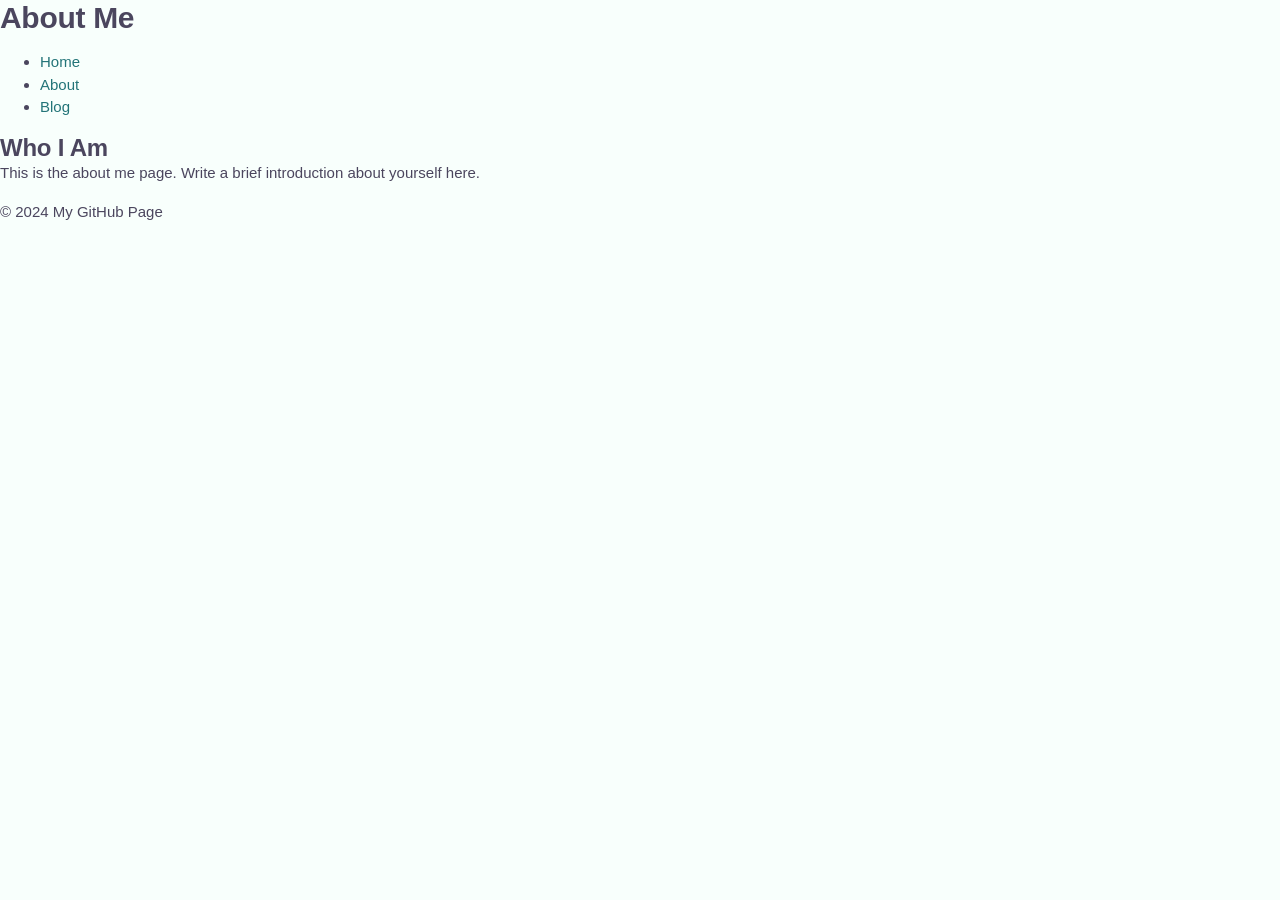
<file: about.html>
<!DOCTYPE html>
<html lang="ko">
<head>
    <meta charset="UTF-8">
    <meta name="viewport" content="width=device-width, initial-scale=1.0">
    <title>About Me</title>
    <link rel="stylesheet" href="style.css">
</head>
<body>
    <header>
        <h1>About Me</h1>
    </header>
    <nav>
        <ul>
            <li><a href="index.html">Home</a></li>
            <li><a href="about.html">About</a></li>
            <li><a href="blog.html">Blog</a></li>
        </ul>
    </nav>
    <main>
        <section>
            <h2>Who I Am</h2>
            <p>This is the about me page. Write a brief introduction about yourself here.</p>
        </section>
    </main>
    <footer>
        <p>&copy; 2024 My GitHub Page</p>
    </footer>
</body>
</html>
</file>
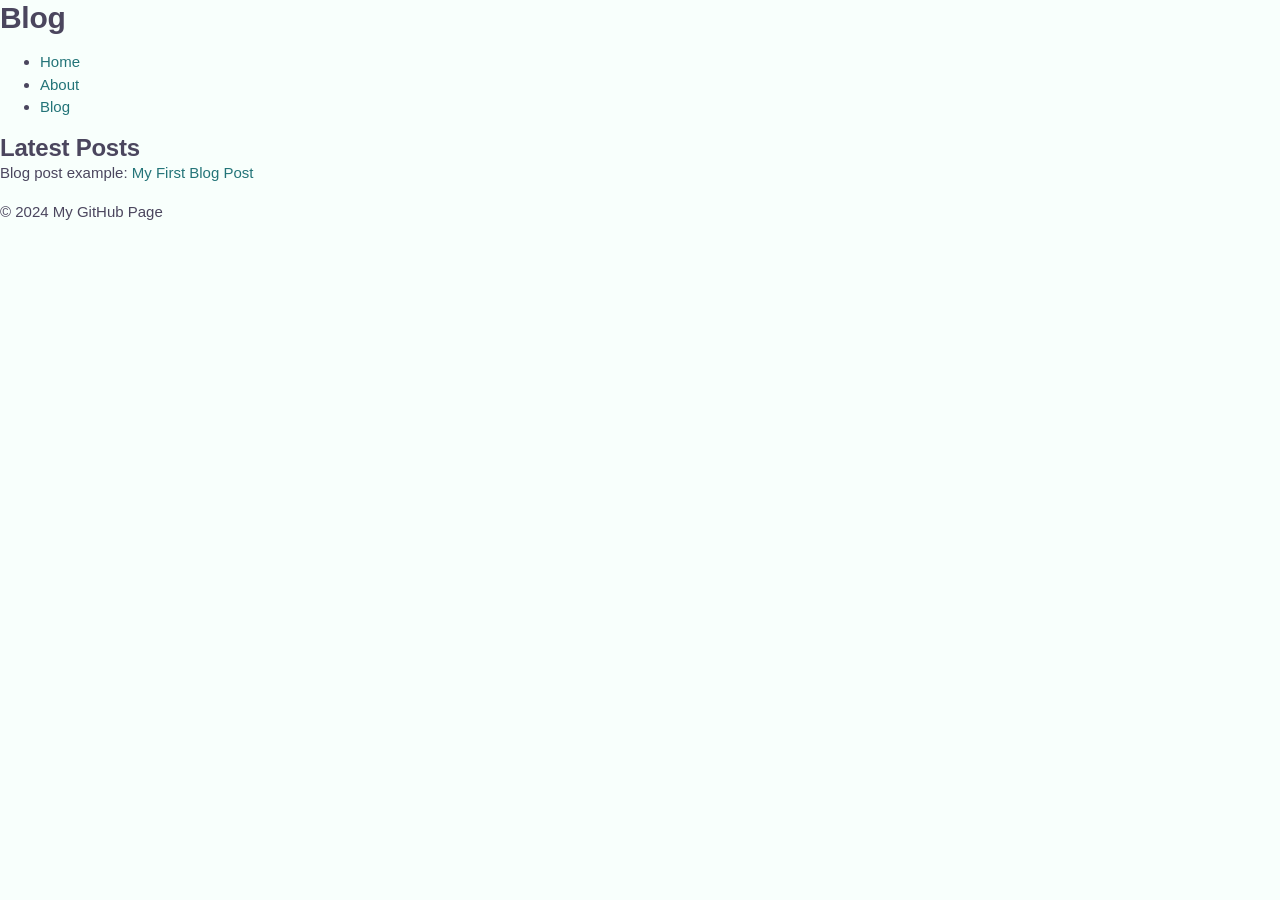
<file: blog.html>
<!DOCTYPE html>
<html lang="ko">
<head>
    <meta charset="UTF-8">
    <meta name="viewport" content="width=device-width, initial-scale=1.0">
    <title>Blog</title>
    <link rel="stylesheet" href="style.css">
</head>
<body>
    <header>
        <h1>Blog</h1>
    </header>
    <nav>
        <ul>
            <li><a href="index.html">Home</a></li>
            <li><a href="about.html">About</a></li>
            <li><a href="blog.html">Blog</a></li>
        </ul>
    </nav>
    <main>
        <section>
            <h2>Latest Posts</h2>
            <p>Blog post example: <a href="#">My First Blog Post</a></p>
        </section>
    </main>
    <footer>
        <p>&copy; 2024 My GitHub Page</p>
    </footer>
</body>
</html>
</file>
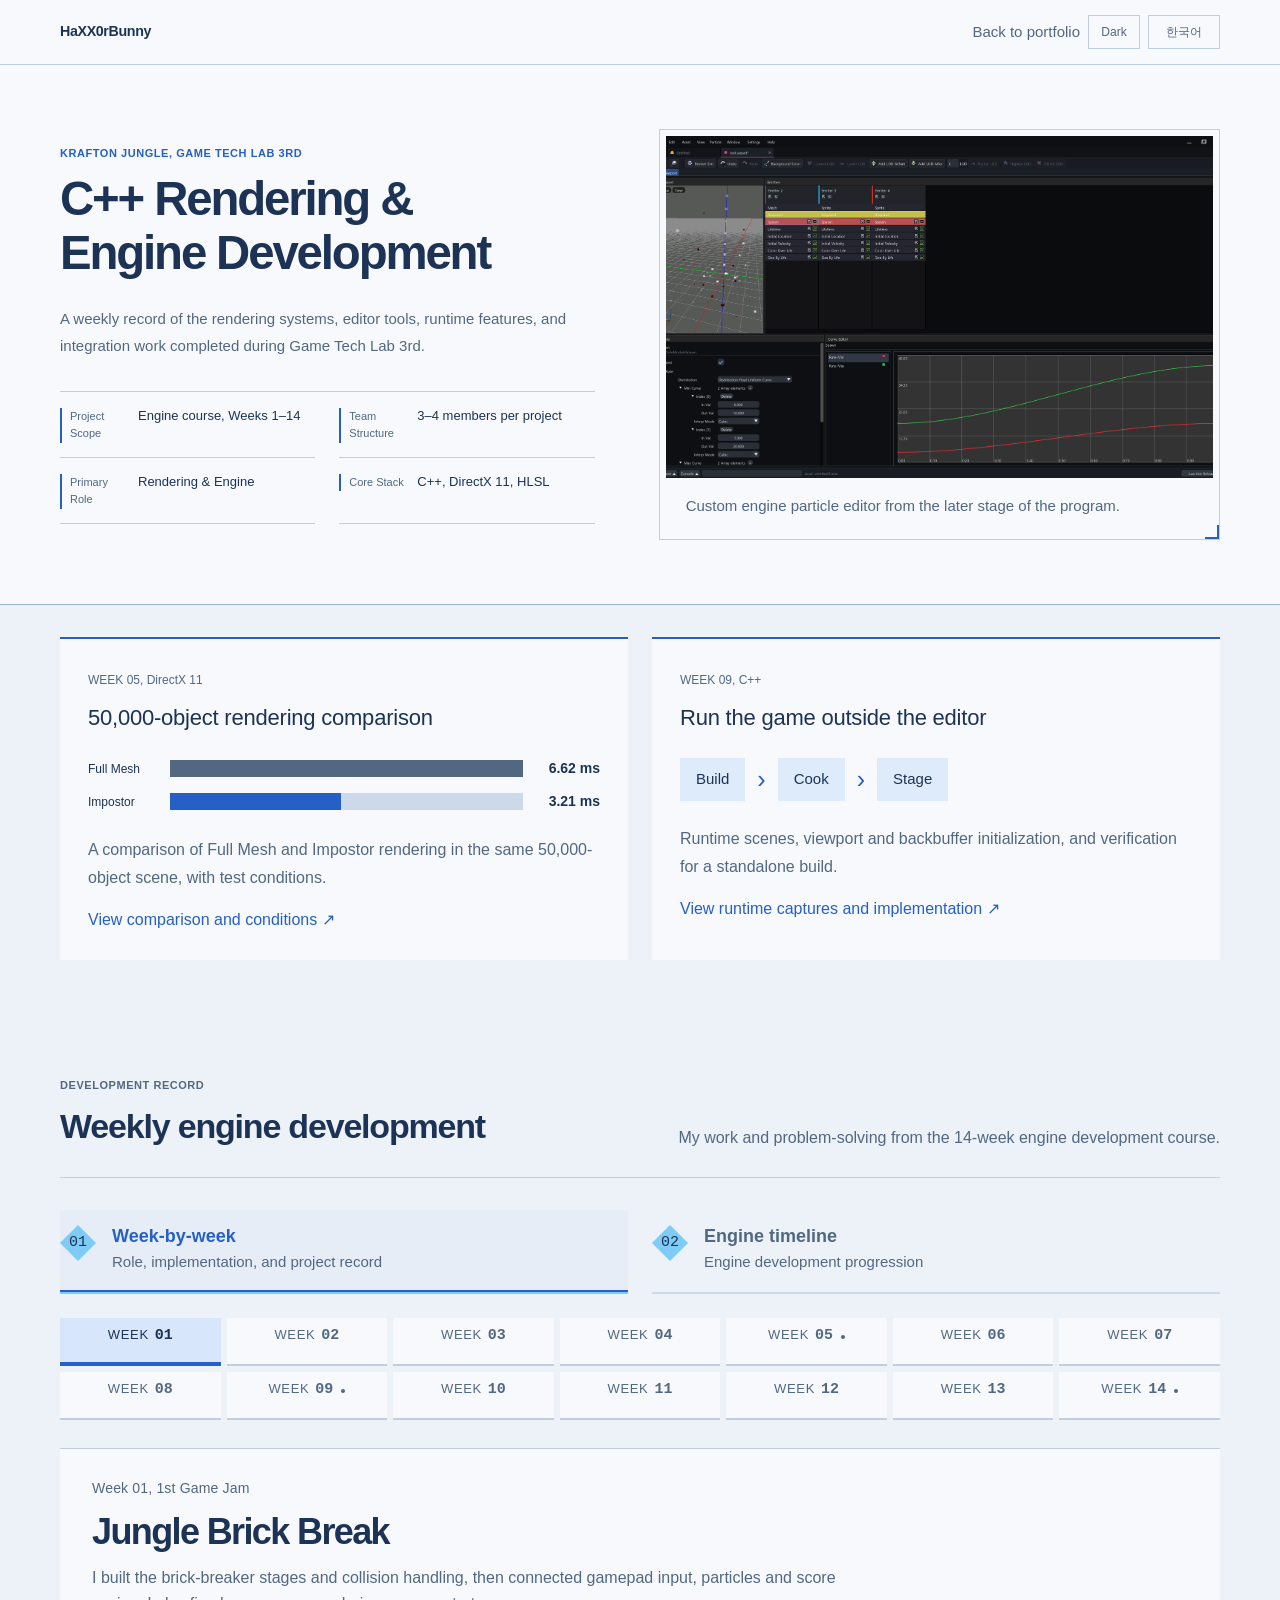
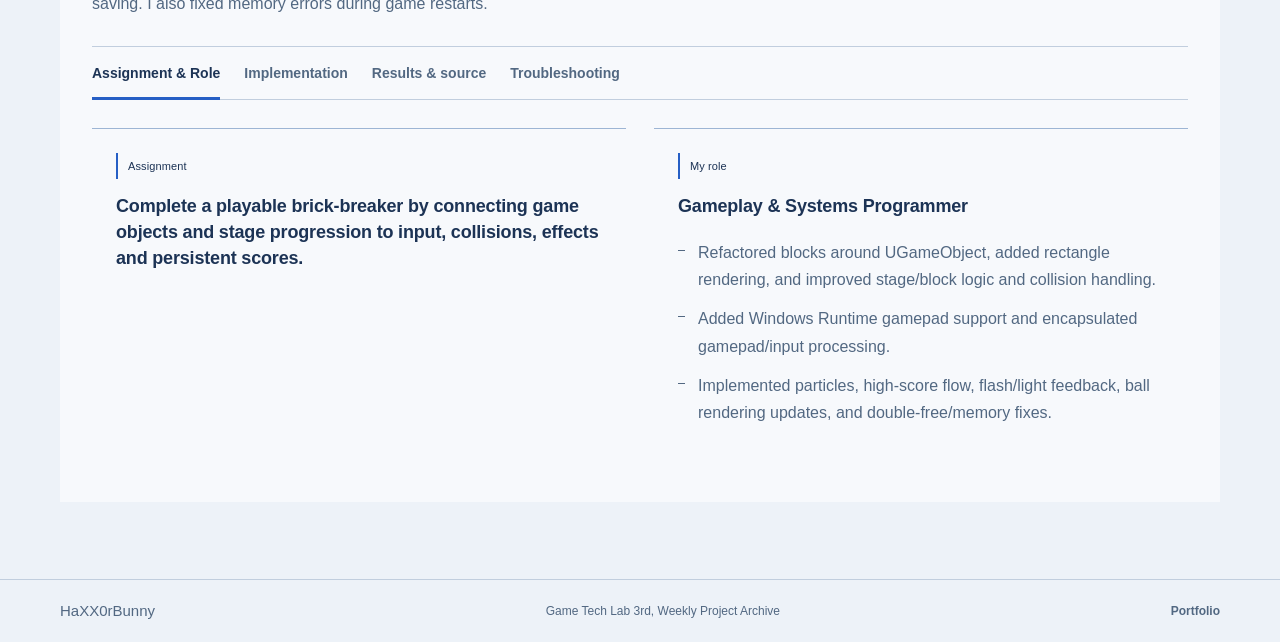
<file: gametechlab.html>
<!DOCTYPE html>
<html lang="en" data-color-scheme="light">
<head>
    <meta charset="UTF-8">
    <meta name="viewport" content="width=device-width, initial-scale=1.0">
    <meta name="description" id="pageDescription" content="HaXX0rBunny's C++ rendering and engine development record from KRAFTON Jungle Game Tech Lab 3rd." data-i18n-attr-content="lab.pageDescription">
    <title data-i18n="lab.pageTitle">GameTechLab3rd, C++ Rendering & Engine Development</title>
    <link rel="stylesheet" href="style.css?v=20261019-ppt21">
    <link rel="stylesheet" href="brand.css?v=20261107-cobalt1">
    <script defer src="analytics.js"></script>
</head>
<body class="lab-page">
    <header class="lab-nav">
        <div class="container lab-nav-content">
            <a class="lab-brand" href="index.html">HaXX0rBunny</a>
            <div class="lab-nav-actions">
                <a class="lab-back-link" href="index.html#projects" data-i18n="global.backToPortfolio">Back to portfolio</a>
                <button class="theme-toggle" id="themeToggle" type="button" aria-label="Switch to light theme">Light</button>
                <button class="theme-toggle lang-toggle" id="languageToggle" type="button" aria-label="Switch to Korean">한국어</button>
            </div>
        </div>
    </header>

    <main>
        <section class="lab-hero">
            <div class="container lab-hero-grid">
                <div class="lab-hero-copy">
                    <p class="section-kicker" data-i18n="lab.heroKicker">KRAFTON Jungle, Game Tech Lab 3rd</p>
                    <h1 data-i18n="lab.heroTitle">C++ Rendering &amp; Engine Development</h1>
                    <p data-i18n="lab.heroDescription">A weekly record of the rendering systems, editor tools, runtime features, and integration work completed during Game Tech Lab 3rd.</p>

                    <div class="lab-hero-meta">
                        <div>
                            <span data-i18n="lab.heroScope">Project Scope</span>
                            <strong data-i18n="lab.heroScopeValue">Engine course, Weeks 1–14</strong>
                        </div>
                        <div>
                            <span data-i18n="lab.heroTeam">Team Structure</span>
                            <strong data-i18n="lab.heroTeamValue">3–4 members per project</strong>
                        </div>
                        <div>
                            <span data-i18n="lab.heroRole">Primary Role</span>
                            <strong data-i18n="lab.heroRoleValue">Rendering &amp; Engine</strong>
                        </div>
                        <div>
                            <span data-i18n="lab.heroStack">Core Stack</span>
                            <strong data-i18n="lab.heroStackValue">C++, DirectX 11, HLSL</strong>
                        </div>
                    </div>
                </div>

                <figure class="lab-hero-visual">
                    <img src="Assets/images/GameTechLab3rd-Engine-Editor.png" alt="Custom C++ engine particle editor developed during Game Tech Lab" data-i18n-attr-alt="lab.heroImageAlt">
                    <figcaption data-i18n="lab.heroImageCaption">Custom engine particle editor from the later stage of the program.</figcaption>
                </figure>
            </div>
        </section>

        <section class="lab-highlights container" aria-label="Selected engine work" data-i18n-attr-aria-label="lab.selectedWorkAria">
            <a class="lab-highlight" href="#week05/evidence">
                <span>WEEK 05, DirectX 11</span>
                <h2 data-i18n="lab.impostorTitle">50,000-object rendering comparison</h2>
                <div class="frame-comparison">
                    <div><span>Full Mesh</span><i aria-hidden="true"></i><b>6.62 ms</b></div>
                    <div><span>Impostor</span><i aria-hidden="true"></i><b>3.21 ms</b></div>
                </div>
                <p data-i18n="lab.impostorSummary">A comparison of Full Mesh and Impostor rendering in the same 50,000-object scene, with test conditions.</p>
                <span class="highlight-link" data-i18n="lab.resultLink">View comparison and conditions ↗</span>
            </a>
            <a class="lab-highlight" href="#week09/evidence">
                <span>WEEK 09, C++</span>
                <h2 data-i18n="lab.standaloneTitle">Run the game outside the editor</h2>
                <div class="build-stages" aria-label="Build, Cook, Stage">
                    <span>Build</span><i aria-hidden="true">›</i><span>Cook</span><i aria-hidden="true">›</i><span>Stage</span>
                </div>
                <p data-i18n="lab.standaloneSummary">Runtime scenes, viewport and backbuffer initialization, and verification for a standalone build.</p>
                <span class="highlight-link" data-i18n="lab.buildLink">View runtime captures and implementation ↗</span>
            </a>
        </section>

        <section class="lab-explorer-section" aria-labelledby="labExplorerTitle">
            <div class="container">
                <div class="lab-section-heading">
                    <div>
                        <p class="section-kicker" data-i18n="lab.developmentRecord">Development Record</p>
                        <h2 id="labExplorerTitle" data-i18n="lab.explorerHeading">Weekly engine development</h2>
                    </div>
                    <p data-i18n="lab.explorerIntro">My work and problem-solving from the 14-week engine development course.</p>
                </div>

                <div class="lab-primary-tabs" role="tablist" aria-label="Game Tech Lab views" data-i18n-attr-aria-label="lab.viewsAria">
                    <button class="lab-primary-tab is-active" id="weeksViewTab" type="button" role="tab" aria-selected="true" aria-controls="weeksView" data-lab-view="weeks">
                        <span class="lab-primary-tab-index">01</span>
                        <span><strong data-i18n="lab.weekByWeek">Week-by-week</strong><small data-i18n="lab.weekByWeekSub">Role, implementation, and project record</small></span>
                    </button>
                    <button class="lab-primary-tab" id="timelineViewTab" type="button" role="tab" aria-selected="false" aria-controls="timelineView" data-lab-view="timeline" tabindex="-1">
                        <span class="lab-primary-tab-index">02</span>
                        <span><strong data-i18n="lab.timeline">Engine timeline</strong><small data-i18n="lab.timelineSub">Engine development progression</small></span>
                    </button>
                </div>

                <div class="lab-view-panel is-active" id="weeksView" role="tabpanel" aria-labelledby="weeksViewTab">
                    <nav class="lab-week-selector" id="labWeekSelector" aria-label="Select a week" data-i18n-attr-aria-label="lab.weekSelectorAria"></nav>

                    <article class="lab-week-workspace presentation-sheet" aria-live="polite">
                        <header class="lab-week-header">
                            <div class="lab-week-heading-copy">
                                <p class="lab-week-eyebrow" id="labWeekEyebrow"></p>
                                <h3 id="labWeekTitle"></h3>
                                <p id="labWeekSummary"></p>
                            </div>
                        </header>

                        <div class="lab-detail-tabs" role="tablist" aria-label="Selected week details" data-i18n-attr-aria-label="lab.detailTabsAria">
                            <button class="lab-detail-tab is-active" id="roleDetailTab" type="button" role="tab" aria-selected="true" aria-controls="labDetailPanel" data-detail-tab="role" data-i18n="lab.roleTab">Assignment & Role</button>
                            <button class="lab-detail-tab" id="implementationDetailTab" type="button" role="tab" aria-selected="false" aria-controls="labDetailPanel" data-detail-tab="implementation" data-i18n="lab.implTab" tabindex="-1">Implementation</button>
                            <button class="lab-detail-tab" id="evidenceDetailTab" type="button" role="tab" aria-selected="false" aria-controls="labDetailPanel" data-detail-tab="evidence" data-i18n="lab.evidenceTab" tabindex="-1">Results &amp; source</button>
                            <button class="lab-detail-tab" id="troubleshootingDetailTab" type="button" role="tab" aria-selected="false" aria-controls="labDetailPanel" data-detail-tab="troubleshooting" data-i18n="lab.troubleTab" tabindex="-1">Troubleshooting</button>
                        </div>

                        <div class="lab-detail-panel" id="labDetailPanel" role="tabpanel" aria-labelledby="roleDetailTab"></div>
                    </article>
                </div>

                <div class="lab-view-panel" id="timelineView" role="tabpanel" aria-labelledby="timelineViewTab" hidden>
                    <div class="lab-timeline-intro">
                        <p class="section-kicker">Week01 → Week14</p>
                        <h3 data-i18n="lab.timelineTitle">From a playable loop to an integrated engine and game.</h3>
                        <p data-i18n="lab.timelineIntro">Select any milestone to open the same week inside the detailed view.</p>
                    </div>
                    <ol class="lab-program-timeline" id="labProgramTimeline"></ol>
                </div>

                <noscript>
                    <p class="lab-noscript" data-i18n="lab.noscript">JavaScript is required to browse the interactive weekly record.</p>
                </noscript>
            </div>
        </section>
    </main>

    <footer class="site-footer">
        <div class="container site-footer-content">
            <strong>HaXX0rBunny</strong>
            <span data-i18n="lab.footerLabel">Game Tech Lab 3rd, Weekly Project Archive</span>
            <a href="index.html#projects" data-i18n="global.portfolio">Portfolio</a>
        </div>
    </footer>
    <script src="locale.js?v=20261019-design19"></script>
    <script src="detail-shell.js?v=20261019-design19"></script>
    <script src="gametechlab.ko.js?v=20261019-design19"></script>
    <script src="gametechlab.js?v=20261019-ppt21"></script>
    <script src="code-view.js?v=20261017-theme16"></script>
</body>
</html>
</file>
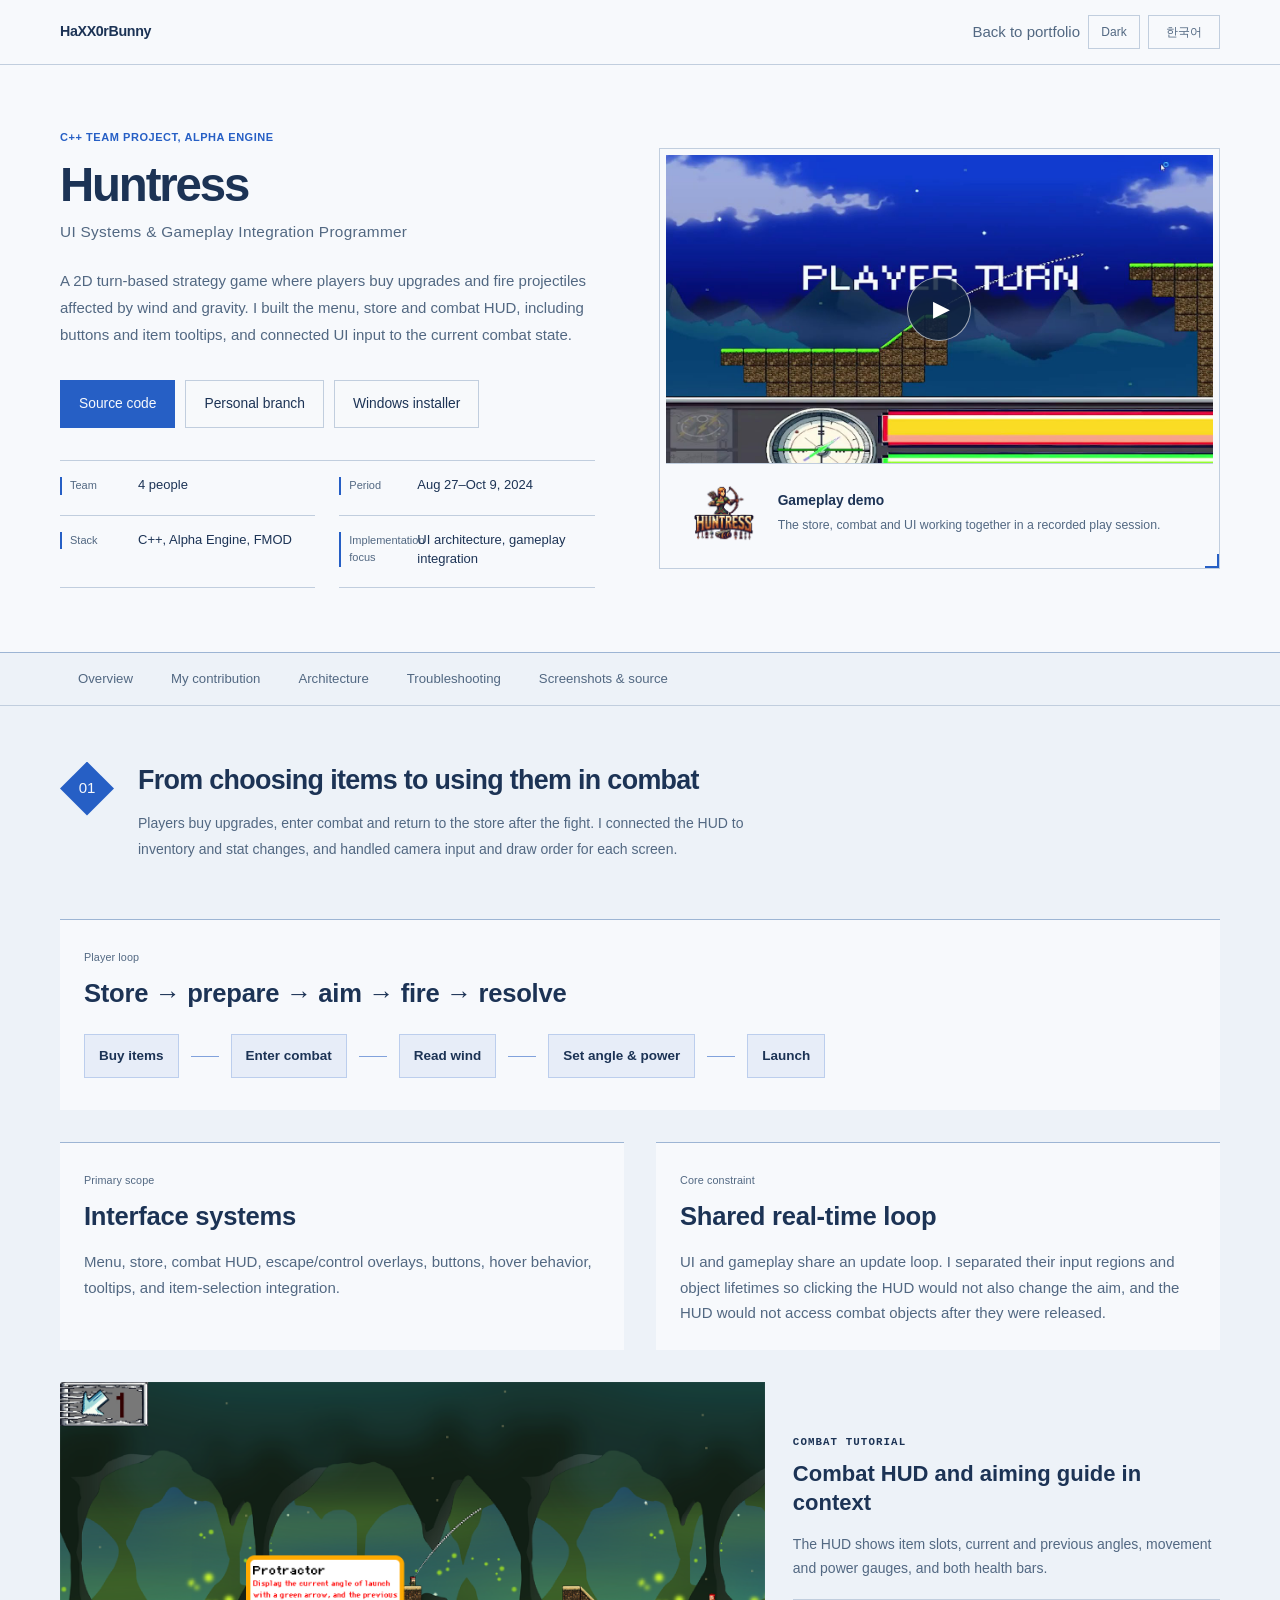
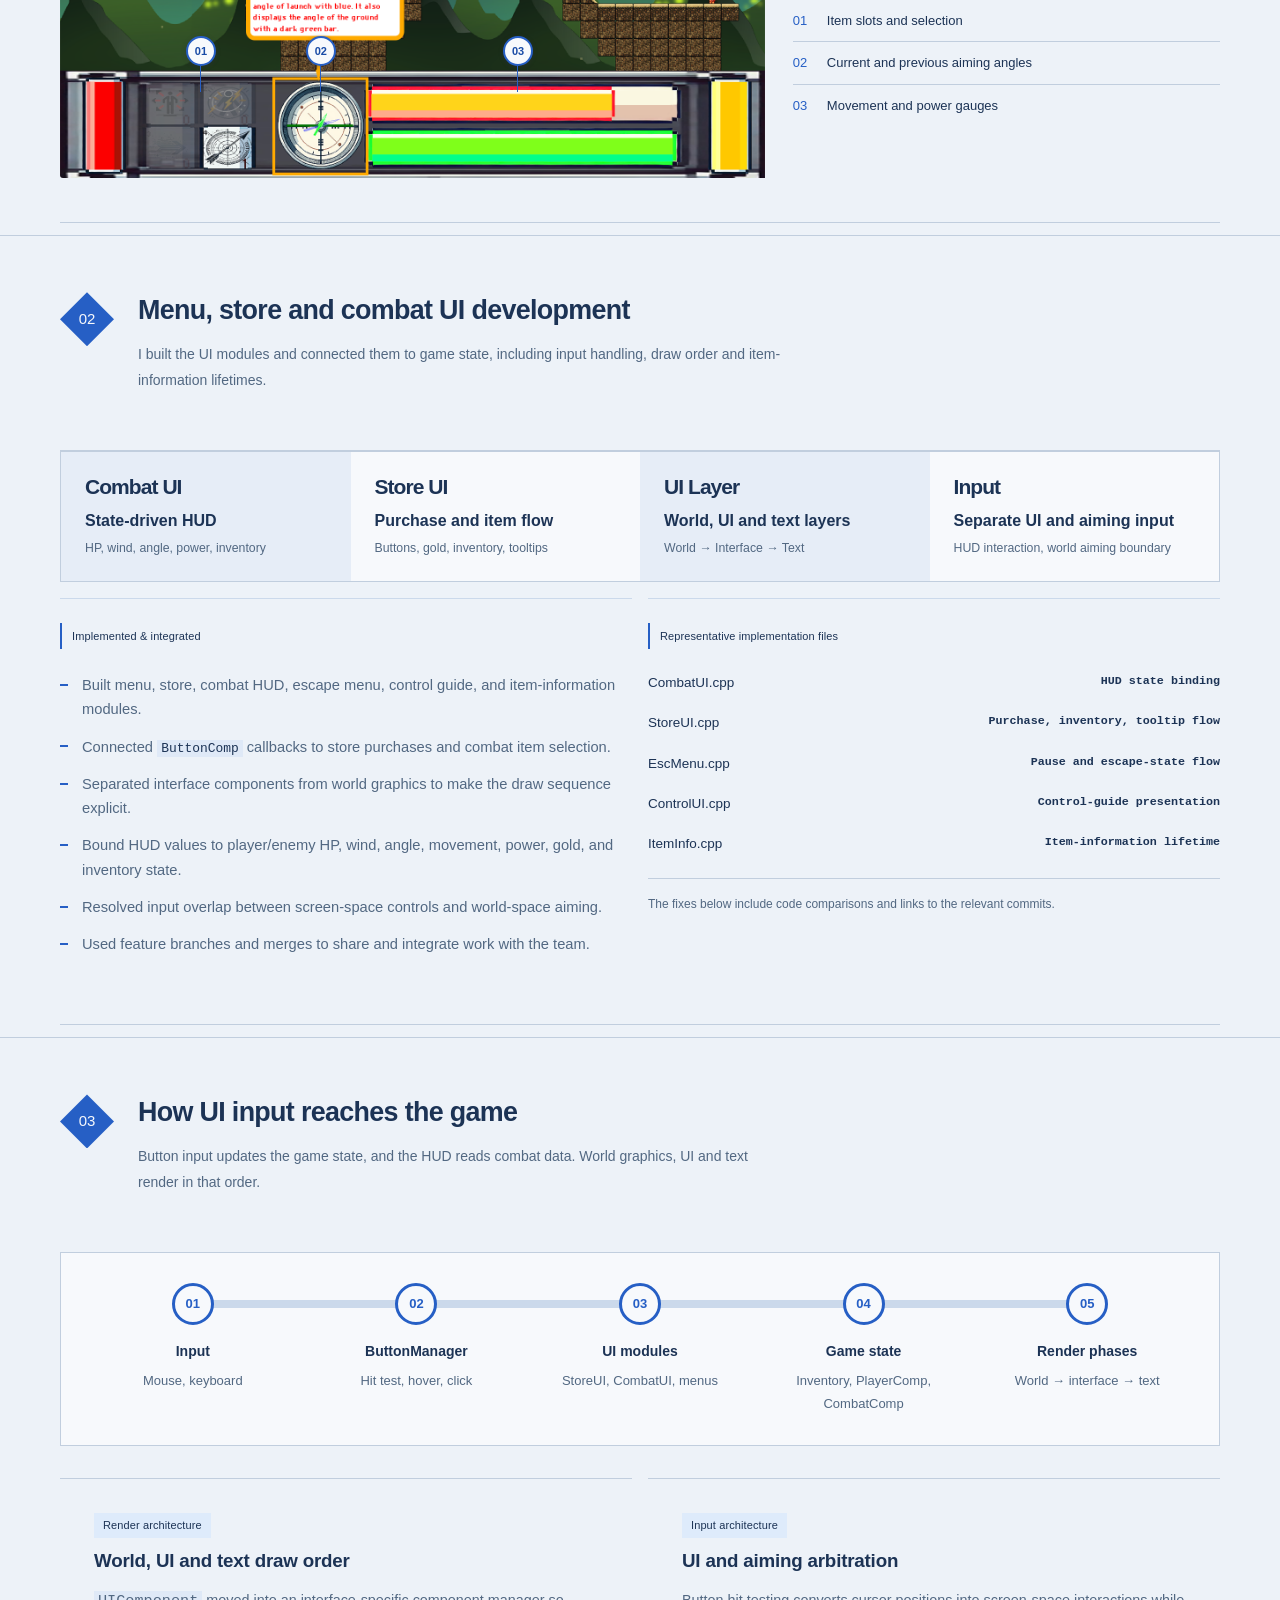
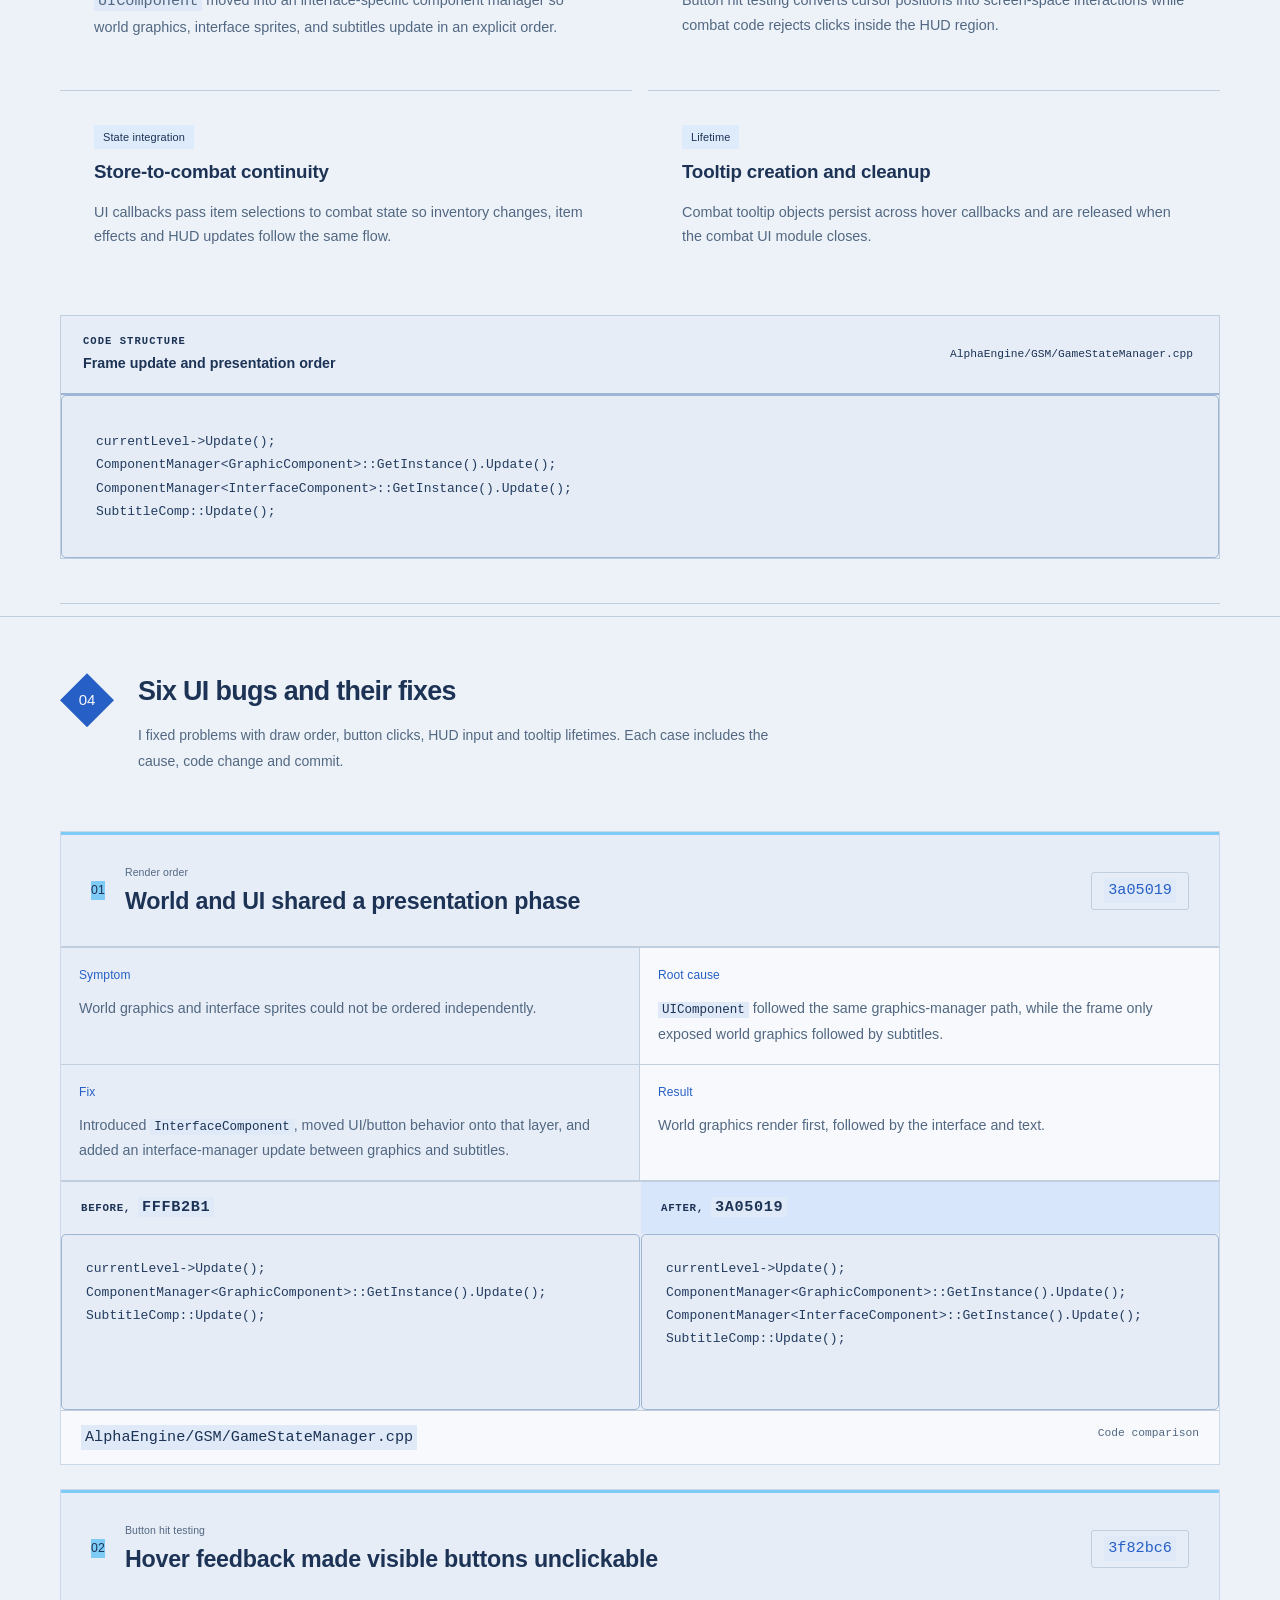
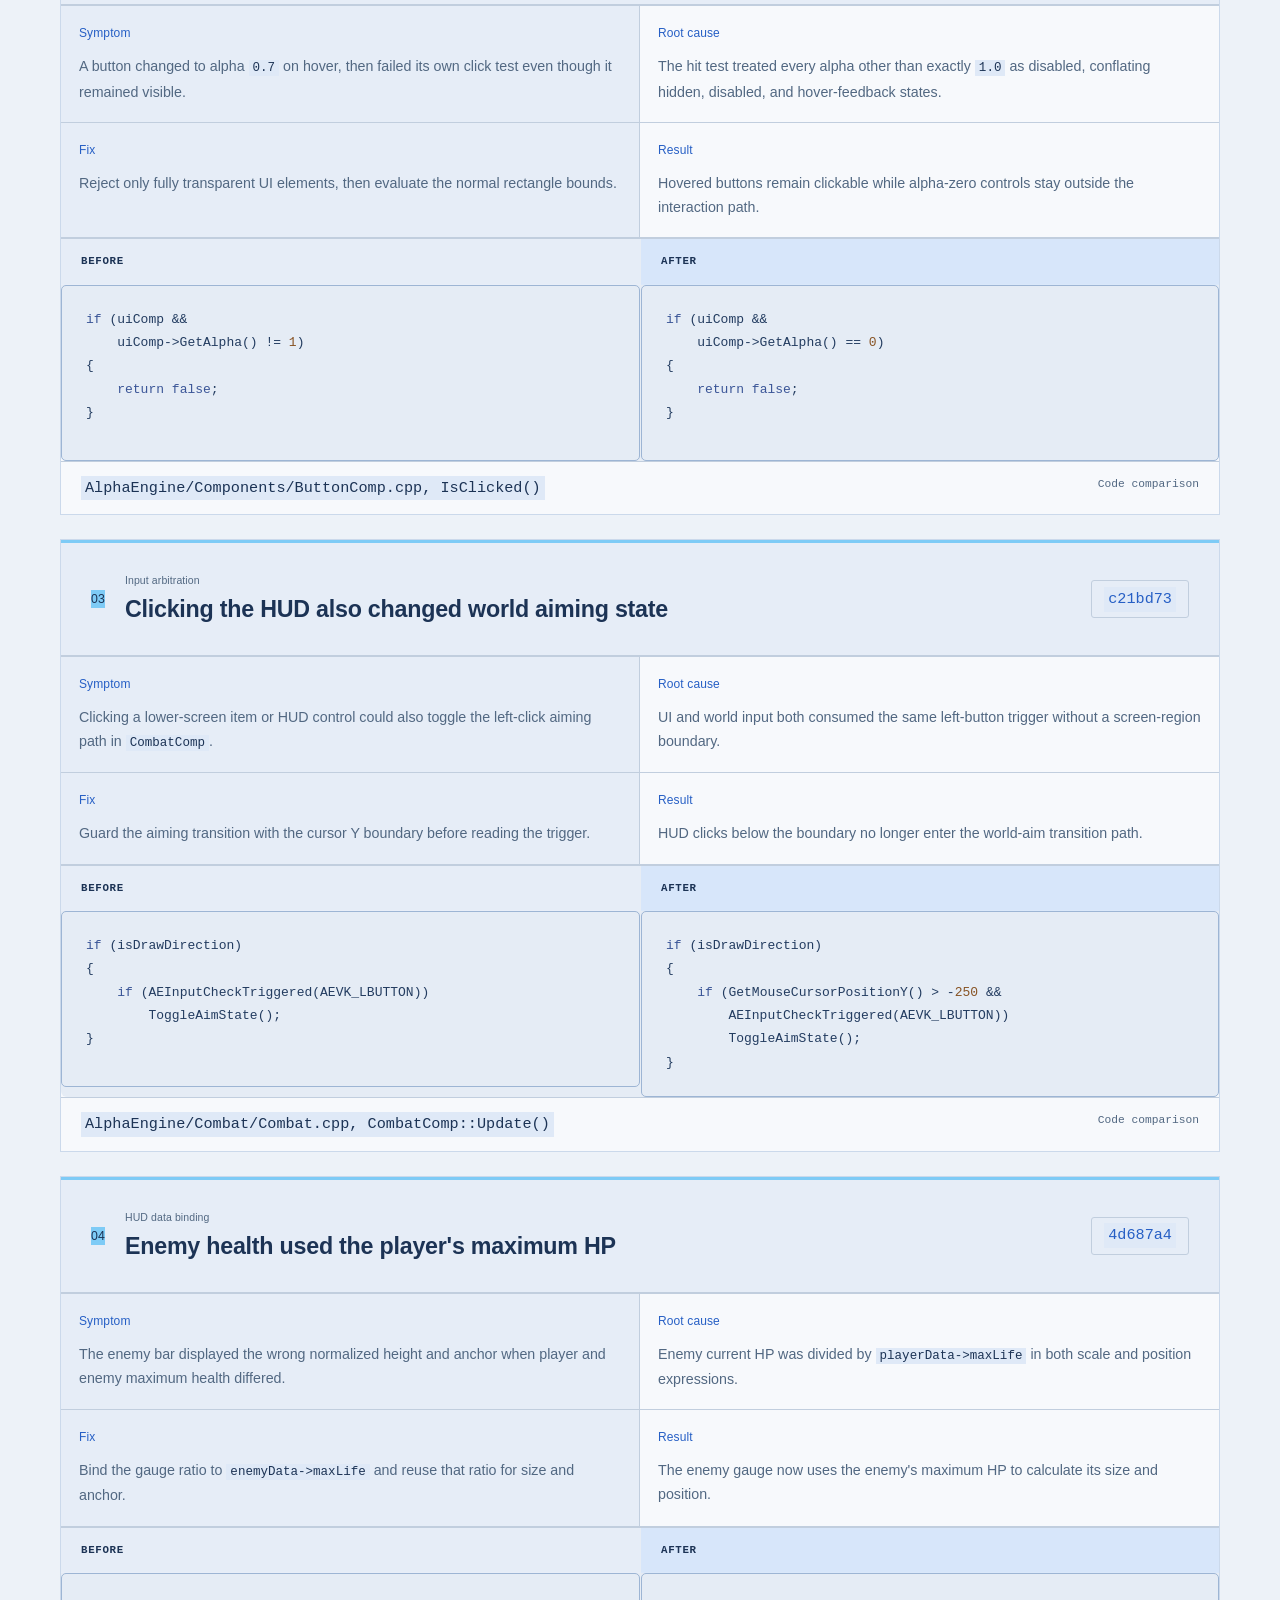
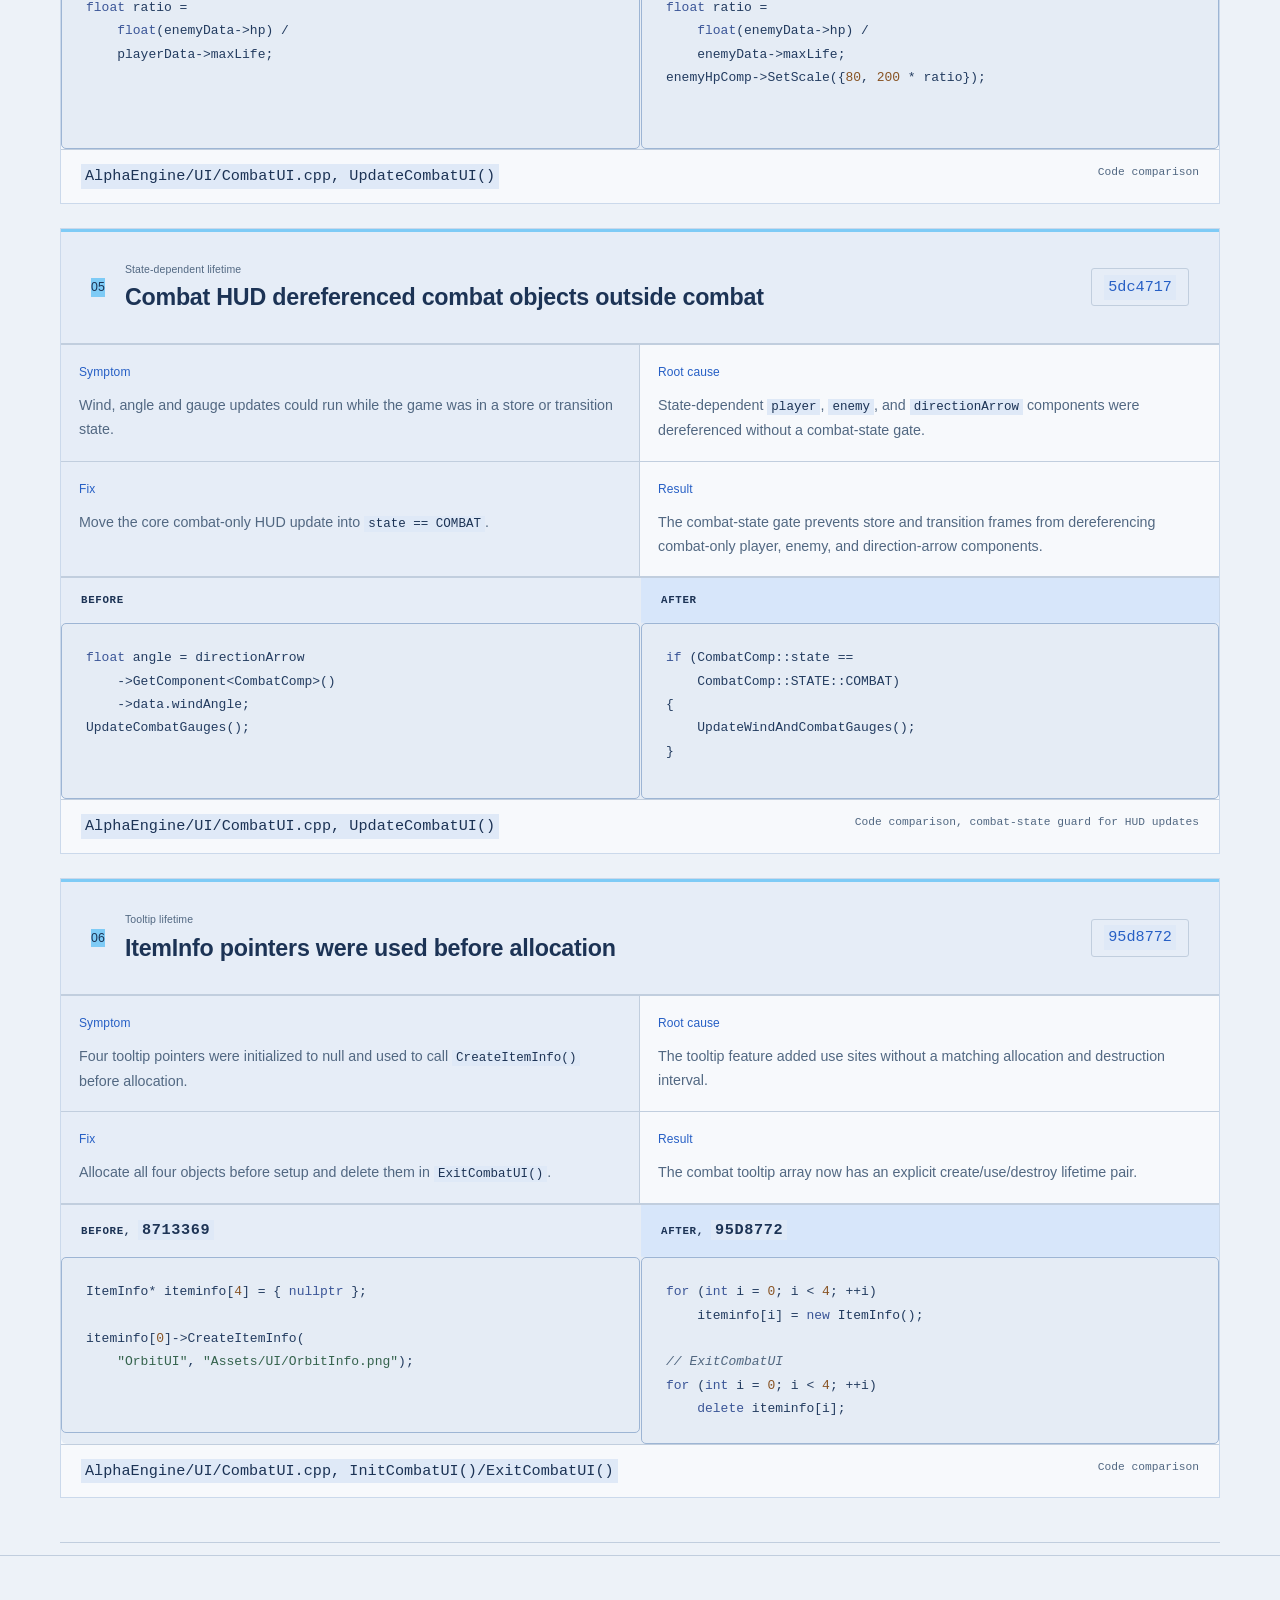
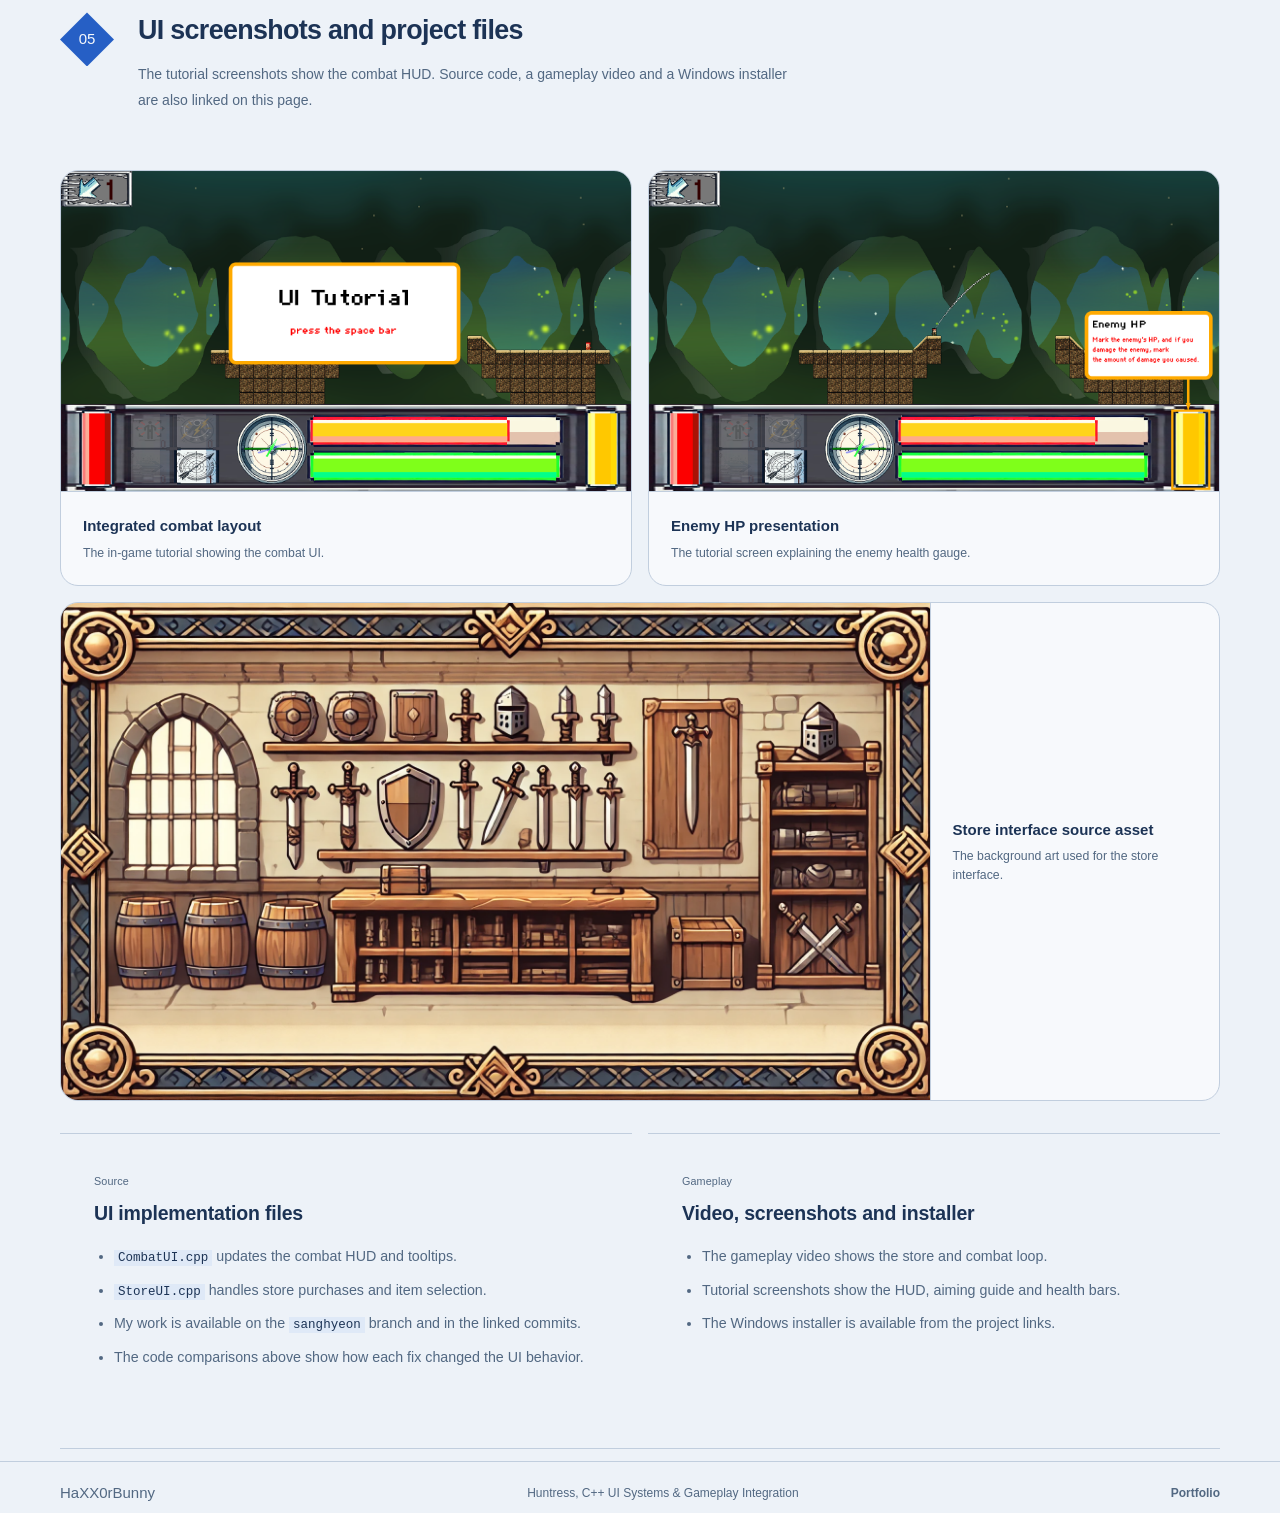
<file: huntress.html>
<!DOCTYPE html>
<html lang="en" data-color-scheme="light">
<head>
    <meta charset="UTF-8">
    <meta name="viewport" content="width=device-width, initial-scale=1.0">
    <meta name="description" content="Huntress: C++ menu, store and combat HUD development, input handling, and UI troubleshooting." data-huntress-meta="description">
    <title data-huntress-meta="title">Huntress, C++ UI Systems & Gameplay Integration</title>
    <link rel="stylesheet" href="style.css?v=20261019-ppt21">
    <link rel="stylesheet" href="brand.css?v=20261107-cobalt1">
    <script defer src="analytics.js"></script>
</head>
<body class="lab-page huntress-page">
    <header class="lab-nav">
        <div class="container lab-nav-content">
            <a class="lab-brand" href="index.html">HaXX0rBunny</a>
            <div class="lab-nav-actions">
                <a class="lab-back-link" href="index.html#projects" data-i18n="global.backToPortfolio">Back to portfolio</a>
                <button class="theme-toggle" id="themeToggle" type="button" aria-label="Switch to light theme">Light</button>
                <button class="theme-toggle lang-toggle" id="languageToggle" type="button" aria-label="Switch to Korean">한국어</button>
            </div>
        </div>
    </header>

    <main>
        <section class="huntress-hero" id="top">
            <div class="container huntress-hero-grid">
                <div class="huntress-hero-copy">
                    <p class="section-kicker">C++ Team Project, Alpha Engine</p>
                    <h1>Huntress</h1>
                    <p class="huntress-hero-role">UI Systems &amp; Gameplay Integration Programmer</p>
                    <p class="huntress-hero-lede">
                        A 2D turn-based strategy game where players buy upgrades and fire projectiles affected by wind and gravity. I built the menu, store and combat HUD, including buttons and item tooltips, and connected UI input to the current combat state.
                    </p>

                    <div class="huntress-hero-actions" aria-label="Project links">
                        <a class="huntress-action huntress-action--primary" href="https://github.com/HaXX0rBunny/Huntress" target="_blank" rel="noreferrer">Source code</a>
                        <a class="huntress-action" href="https://github.com/HaXX0rBunny/Huntress/tree/sanghyeon" target="_blank" rel="noreferrer">Personal branch</a>
                        <a class="huntress-action" href="https://github.com/HaXX0rBunny/HaXX0rBunny.github.io/raw/main/Assets/downlaods/Huntress_setup.exe" target="_blank" rel="noreferrer">Windows installer</a>
                    </div>

                    <dl class="huntress-hero-facts">
                        <div>
                            <dt>Team</dt>
                            <dd>4 people</dd>
                        </div>
                        <div>
                            <dt>Period</dt>
                            <dd>Aug 27–Oct 9, 2024</dd>
                        </div>
                        <div>
                            <dt>Stack</dt>
                            <dd>C++, Alpha Engine, FMOD</dd>
                        </div>
                        <div>
                            <dt>Implementation focus</dt>
                            <dd>UI architecture, gameplay integration</dd>
                        </div>
                    </dl>
                </div>

                <div class="huntress-hero-media">
                    <div class="huntress-video-frame">
                        <button class="video-poster" type="button" data-video-id="I_cFyhu3i0E" aria-label="Play Huntress gameplay video">
                            <img src="Assets/images/huntress-gameplay.jpg" alt="" width="1280" height="720" fetchpriority="high">
                            <span class="video-poster-play" aria-hidden="true">▶</span>
                        </button>
                    </div>
                    <div class="huntress-media-caption">
                        <img src="Assets/images/huntress/huntress-logo.png" alt="Huntress game logo">
                        <p><strong>Gameplay demo</strong><span>The store, combat and UI working together in a recorded play session.</span></p>
                    </div>
                </div>
            </div>
        </section>

        <nav class="huntress-section-nav" aria-label="Huntress case study sections">
            <div class="container">
                <a href="#overview">Overview</a>
                <a href="#contribution">My contribution</a>
                <a href="#architecture">Architecture</a>
                <a href="#troubleshooting">Troubleshooting</a>
                <a href="#evidence">Screenshots &amp; source</a>
            </div>
        </nav>

        <section class="huntress-section" id="overview">
            <div class="container presentation-sheet">
                <header class="huntress-section-heading" data-section="01">
                    <div>
                        <p class="section-kicker">01, Project Overview</p>
                        <h2>From choosing items to using them in combat</h2>
                    </div>
                    <p>Players buy upgrades, enter combat and return to the store after the fight. I connected the HUD to inventory and stat changes, and handled camera input and draw order for each screen.</p>
                </header>

                <div class="huntress-overview-grid">
                    <article class="huntress-summary-card huntress-summary-card--wide">
                        <span>Player loop</span>
                        <h3>Store → prepare → aim → fire → resolve</h3>
                        <div class="huntress-flow" aria-label="Huntress game loop">
                            <strong>Buy items</strong><i></i><strong>Enter combat</strong><i></i><strong>Read wind</strong><i></i><strong>Set angle &amp; power</strong><i></i><strong>Launch</strong>
                        </div>
                    </article>
                    <article class="huntress-summary-card">
                        <span>Primary scope</span>
                        <h3>Interface systems</h3>
                        <p>Menu, store, combat HUD, escape/control overlays, buttons, hover behavior, tooltips, and item-selection integration.</p>
                    </article>
                    <article class="huntress-summary-card">
                        <span>Core constraint</span>
                        <h3>Shared real-time loop</h3>
                        <p>UI and gameplay share an update loop. I separated their input regions and object lifetimes so clicking the HUD would not also change the aim, and the HUD would not access combat objects after they were released.</p>
                    </article>
                </div>

                <figure class="huntress-feature-figure">
                    <div class="hud-annotated-image">
                        <img src="Assets/images/huntress/ui-tutorial-protractor.png" alt="Huntress combat UI tutorial showing the aiming protractor, power gauge, health bars, and the game field">
                        <i class="hud-pin hud-pin--items" aria-hidden="true">01</i>
                        <i class="hud-pin hud-pin--angle" aria-hidden="true">02</i>
                        <i class="hud-pin hud-pin--power" aria-hidden="true">03</i>
                    </div>
                    <figcaption>
                        <span>Combat tutorial</span>
                        <strong>Combat HUD and aiming guide in context</strong>
                        <p>The HUD shows item slots, current and previous angles, movement and power gauges, and both health bars.</p>
                        <ol class="hud-callouts">
                            <li data-i18n="global.hudItems">Item slots and selection</li>
                            <li data-i18n="global.hudAngle">Current and previous aiming angles</li>
                            <li data-i18n="global.hudGauges">Movement and power gauges</li>
                        </ol>
                    </figcaption>
                </figure>
            </div>
        </section>

        <section class="huntress-section huntress-section--surface" id="contribution">
            <div class="container presentation-sheet">
                <header class="huntress-section-heading" data-section="02">
                    <div>
                        <p class="section-kicker">02, Role &amp; Contribution</p>
                        <h2>Menu, store and combat UI development</h2>
                    </div>
                    <p>I built the UI modules and connected them to game state, including input handling, draw order and item-information lifetimes.</p>
                </header>

                <div class="huntress-metric-grid">
                    <article><strong>Combat UI</strong><span>State-driven HUD</span><small>HP, wind, angle, power, inventory</small></article>
                    <article><strong>Store UI</strong><span>Purchase and item flow</span><small>Buttons, gold, inventory, tooltips</small></article>
                    <article><strong>UI Layer</strong><span>World, UI and text layers</span><small>World → Interface → Text</small></article>
                    <article><strong>Input</strong><span>Separate UI and aiming input</span><small>HUD interaction, world aiming boundary</small></article>
                </div>

                <div class="huntress-contribution-grid">
                    <article class="huntress-panel">
                        <span class="huntress-panel-label">Implemented &amp; integrated</span>
                        <ul class="huntress-check-list">
                            <li>Built menu, store, combat HUD, escape menu, control guide, and item-information modules.</li>
                            <li>Connected <code>ButtonComp</code> callbacks to store purchases and combat item selection.</li>
                            <li>Separated interface components from world graphics to make the draw sequence explicit.</li>
                            <li>Bound HUD values to player/enemy HP, wind, angle, movement, power, gold, and inventory state.</li>
                            <li>Resolved input overlap between screen-space controls and world-space aiming.</li>
                            <li>Used feature branches and merges to share and integrate work with the team.</li>
                        </ul>
                    </article>

                    <article class="huntress-panel">
                        <span class="huntress-panel-label">Representative implementation files</span>
                        <div class="huntress-file-ownership">
                            <div><span>CombatUI.cpp</span><strong>HUD state binding</strong></div>
                            <div><span>StoreUI.cpp</span><strong>Purchase, inventory, tooltip flow</strong></div>
                            <div><span>EscMenu.cpp</span><strong>Pause and escape-state flow</strong></div>
                            <div><span>ControlUI.cpp</span><strong>Control-guide presentation</strong></div>
                            <div><span>ItemInfo.cpp</span><strong>Item-information lifetime</strong></div>
                        </div>
                        <p class="huntress-panel-note">The fixes below include code comparisons and links to the relevant commits.</p>
                    </article>
                </div>

            </div>
        </section>

        <section class="huntress-section" id="architecture">
            <div class="container presentation-sheet">
                <header class="huntress-section-heading" data-section="03">
                    <div>
                        <p class="section-kicker">03, Architecture &amp; Technical Challenges</p>
                        <h2>How UI input reaches the game</h2>
                    </div>
                    <p>Button input updates the game state, and the HUD reads combat data. World graphics, UI and text render in that order.</p>
                </header>

                <div class="huntress-architecture-flow" aria-label="Huntress UI architecture flow">
                    <div><span>01</span><strong>Input</strong><small>Mouse, keyboard</small></div>
                    <b>→</b>
                    <div><span>02</span><strong>ButtonManager</strong><small>Hit test, hover, click</small></div>
                    <b>→</b>
                    <div><span>03</span><strong>UI modules</strong><small>StoreUI, CombatUI, menus</small></div>
                    <b>→</b>
                    <div><span>04</span><strong>Game state</strong><small>Inventory, PlayerComp, CombatComp</small></div>
                    <b>→</b>
                    <div><span>05</span><strong>Render phases</strong><small>World → interface → text</small></div>
                </div>

                <div class="huntress-challenge-grid">
                    <article>
                        <span>Render architecture</span>
                        <h3>World, UI and text draw order</h3>
                        <p><code>UIComponent</code> moved into an interface-specific component manager so world graphics, interface sprites, and subtitles update in an explicit order.</p>
                    </article>
                    <article>
                        <span>Input architecture</span>
                        <h3>UI and aiming arbitration</h3>
                        <p>Button hit testing converts cursor positions into screen-space interactions while combat code rejects clicks inside the HUD region.</p>
                    </article>
                    <article>
                        <span>State integration</span>
                        <h3>Store-to-combat continuity</h3>
                        <p>UI callbacks pass item selections to combat state so inventory changes, item effects and HUD updates follow the same flow.</p>
                    </article>
                    <article>
                        <span>Lifetime</span>
                        <h3>Tooltip creation and cleanup</h3>
                        <p>Combat tooltip objects persist across hover callbacks and are released when the combat UI module closes.</p>
                    </article>
                </div>

                <div class="huntress-architecture-code">
                    <header>
                        <div><span>Code structure</span><strong>Frame update and presentation order</strong></div>
                        <code>AlphaEngine/GSM/GameStateManager.cpp</code>
                    </header>
                    <pre tabindex="0"><code>currentLevel-&gt;Update();
ComponentManager&lt;GraphicComponent&gt;::GetInstance().Update();
ComponentManager&lt;InterfaceComponent&gt;::GetInstance().Update();
SubtitleComp::Update();</code></pre>
                </div>
            </div>
        </section>

        <section class="huntress-section huntress-section--surface" id="troubleshooting">
            <div class="container presentation-sheet">
                <header class="huntress-section-heading" data-section="04">
                    <div>
                        <p class="section-kicker">04, Troubleshooting</p>
                        <h2>Six UI bugs and their fixes</h2>
                    </div>
                    <p>I fixed problems with draw order, button clicks, HUD input and tooltip lifetimes. Each case includes the cause, code change and commit.</p>
                </header>

                <div class="huntress-trouble-list">
                    <article class="huntress-trouble-card">
                        <header>
                            <span class="huntress-case-index">01</span>
                            <div><p>Render order</p><h3>World and UI shared a presentation phase</h3></div>
                            <a href="https://github.com/HaXX0rBunny/Huntress/commit/3a050194c58a6007311fa17b682486f69ec49eff" target="_blank" rel="noreferrer"><code>3a05019</code></a>
                        </header>
                        <div class="huntress-case-facts">
                            <div><span>Symptom</span><p>World graphics and interface sprites could not be ordered independently.</p></div>
                            <div><span>Root cause</span><p><code>UIComponent</code> followed the same graphics-manager path, while the frame only exposed world graphics followed by subtitles.</p></div>
                            <div><span>Fix</span><p>Introduced <code>InterfaceComponent</code>, moved UI/button behavior onto that layer, and added an interface-manager update between graphics and subtitles.</p></div>
                            <div><span>Result</span><p>World graphics render first, followed by the interface and text.</p></div>
                        </div>
                        <div class="huntress-code-compare">
                            <div><span>Before, <code>fffb2b1</code></span><pre tabindex="0"><code>currentLevel-&gt;Update();
ComponentManager&lt;GraphicComponent&gt;::GetInstance().Update();
SubtitleComp::Update();</code></pre></div>
                            <div class="is-after"><span>After, <code>3a05019</code></span><pre tabindex="0"><code>currentLevel-&gt;Update();
ComponentManager&lt;GraphicComponent&gt;::GetInstance().Update();
ComponentManager&lt;InterfaceComponent&gt;::GetInstance().Update();
SubtitleComp::Update();</code></pre></div>
                        </div>
                        <footer><code>AlphaEngine/GSM/GameStateManager.cpp</code><span>Code comparison</span></footer>
                    </article>

                    <article class="huntress-trouble-card">
                        <header>
                            <span class="huntress-case-index">02</span>
                            <div><p>Button hit testing</p><h3>Hover feedback made visible buttons unclickable</h3></div>
                            <a href="https://github.com/HaXX0rBunny/Huntress/commit/3f82bc61e80dcae5c53b7703b55298911269ab3b" target="_blank" rel="noreferrer"><code>3f82bc6</code></a>
                        </header>
                        <div class="huntress-case-facts">
                            <div><span>Symptom</span><p>A button changed to alpha <code>0.7</code> on hover, then failed its own click test even though it remained visible.</p></div>
                            <div><span>Root cause</span><p>The hit test treated every alpha other than exactly <code>1.0</code> as disabled, conflating hidden, disabled, and hover-feedback states.</p></div>
                            <div><span>Fix</span><p>Reject only fully transparent UI elements, then evaluate the normal rectangle bounds.</p></div>
                            <div><span>Result</span><p>Hovered buttons remain clickable while alpha-zero controls stay outside the interaction path.</p></div>
                        </div>
                        <div class="huntress-code-compare">
                            <div><span>Before</span><pre tabindex="0"><code>if (uiComp &amp;&amp;
    uiComp-&gt;GetAlpha() != 1)
{
    return false;
}</code></pre></div>
                            <div class="is-after"><span>After</span><pre tabindex="0"><code>if (uiComp &amp;&amp;
    uiComp-&gt;GetAlpha() == 0)
{
    return false;
}</code></pre></div>
                        </div>
                        <footer><code>AlphaEngine/Components/ButtonComp.cpp, IsClicked()</code><span>Code comparison</span></footer>
                    </article>

                    <article class="huntress-trouble-card">
                        <header>
                            <span class="huntress-case-index">03</span>
                            <div><p>Input arbitration</p><h3>Clicking the HUD also changed world aiming state</h3></div>
                            <a href="https://github.com/HaXX0rBunny/Huntress/commit/c21bd735a74f248b91b1c94794233f8849186271" target="_blank" rel="noreferrer"><code>c21bd73</code></a>
                        </header>
                        <div class="huntress-case-facts">
                            <div><span>Symptom</span><p>Clicking a lower-screen item or HUD control could also toggle the left-click aiming path in <code>CombatComp</code>.</p></div>
                            <div><span>Root cause</span><p>UI and world input both consumed the same left-button trigger without a screen-region boundary.</p></div>
                            <div><span>Fix</span><p>Guard the aiming transition with the cursor Y boundary before reading the trigger.</p></div>
                            <div><span>Result</span><p>HUD clicks below the boundary no longer enter the world-aim transition path.</p></div>
                        </div>
                        <div class="huntress-code-compare">
                            <div><span>Before</span><pre tabindex="0"><code>if (isDrawDirection)
{
    if (AEInputCheckTriggered(AEVK_LBUTTON))
        ToggleAimState();
}</code></pre></div>
                            <div class="is-after"><span>After</span><pre tabindex="0"><code>if (isDrawDirection)
{
    if (GetMouseCursorPositionY() &gt; -250 &amp;&amp;
        AEInputCheckTriggered(AEVK_LBUTTON))
        ToggleAimState();
}</code></pre></div>
                        </div>
                        <footer><code>AlphaEngine/Combat/Combat.cpp, CombatComp::Update()</code><span>Code comparison</span></footer>
                    </article>

                    <article class="huntress-trouble-card">
                        <header>
                            <span class="huntress-case-index">04</span>
                            <div><p>HUD data binding</p><h3>Enemy health used the player's maximum HP</h3></div>
                            <a href="https://github.com/HaXX0rBunny/Huntress/commit/4d687a4957d13daf0913f6dd1f2a271672c50c53" target="_blank" rel="noreferrer"><code>4d687a4</code></a>
                        </header>
                        <div class="huntress-case-facts">
                            <div><span>Symptom</span><p>The enemy bar displayed the wrong normalized height and anchor when player and enemy maximum health differed.</p></div>
                            <div><span>Root cause</span><p>Enemy current HP was divided by <code>playerData-&gt;maxLife</code> in both scale and position expressions.</p></div>
                            <div><span>Fix</span><p>Bind the gauge ratio to <code>enemyData-&gt;maxLife</code> and reuse that ratio for size and anchor.</p></div>
                            <div><span>Result</span><p>The enemy gauge now uses the enemy's maximum HP to calculate its size and position.</p></div>
                        </div>
                        <div class="huntress-code-compare">
                            <div><span>Before</span><pre tabindex="0"><code>float ratio =
    float(enemyData-&gt;hp) /
    playerData-&gt;maxLife;</code></pre></div>
                            <div class="is-after"><span>After</span><pre tabindex="0"><code>float ratio =
    float(enemyData-&gt;hp) /
    enemyData-&gt;maxLife;
enemyHpComp-&gt;SetScale({80, 200 * ratio});</code></pre></div>
                        </div>
                        <footer><code>AlphaEngine/UI/CombatUI.cpp, UpdateCombatUI()</code><span>Code comparison</span></footer>
                    </article>

                    <article class="huntress-trouble-card">
                        <header>
                            <span class="huntress-case-index">05</span>
                            <div><p>State-dependent lifetime</p><h3>Combat HUD dereferenced combat objects outside combat</h3></div>
                            <a href="https://github.com/HaXX0rBunny/Huntress/commit/5dc4717d6f8faca7d8ba64c0638aa1c73451c4f4" target="_blank" rel="noreferrer"><code>5dc4717</code></a>
                        </header>
                        <div class="huntress-case-facts">
                            <div><span>Symptom</span><p>Wind, angle and gauge updates could run while the game was in a store or transition state.</p></div>
                            <div><span>Root cause</span><p>State-dependent <code>player</code>, <code>enemy</code>, and <code>directionArrow</code> components were dereferenced without a combat-state gate.</p></div>
                            <div><span>Fix</span><p>Move the core combat-only HUD update into <code>state == COMBAT</code>.</p></div>
                            <div><span>Result</span><p>The combat-state gate prevents store and transition frames from dereferencing combat-only player, enemy, and direction-arrow components.</p></div>
                        </div>
                        <div class="huntress-code-compare">
                            <div><span>Before</span><pre tabindex="0"><code>float angle = directionArrow
    -&gt;GetComponent&lt;CombatComp&gt;()
    -&gt;data.windAngle;
UpdateCombatGauges();</code></pre></div>
                            <div class="is-after"><span>After</span><pre tabindex="0"><code>if (CombatComp::state ==
    CombatComp::STATE::COMBAT)
{
    UpdateWindAndCombatGauges();
}</code></pre></div>
                        </div>
                        <footer><code>AlphaEngine/UI/CombatUI.cpp, UpdateCombatUI()</code><span>Code comparison, combat-state guard for HUD updates</span></footer>
                    </article>

                    <article class="huntress-trouble-card">
                        <header>
                            <span class="huntress-case-index">06</span>
                            <div><p>Tooltip lifetime</p><h3>ItemInfo pointers were used before allocation</h3></div>
                            <a href="https://github.com/HaXX0rBunny/Huntress/commit/95d8772e2fe6c59e92a1c0853d44b91b95231241" target="_blank" rel="noreferrer"><code>95d8772</code></a>
                        </header>
                        <div class="huntress-case-facts">
                            <div><span>Symptom</span><p>Four tooltip pointers were initialized to null and used to call <code>CreateItemInfo()</code> before allocation.</p></div>
                            <div><span>Root cause</span><p>The tooltip feature added use sites without a matching allocation and destruction interval.</p></div>
                            <div><span>Fix</span><p>Allocate all four objects before setup and delete them in <code>ExitCombatUI()</code>.</p></div>
                            <div><span>Result</span><p>The combat tooltip array now has an explicit create/use/destroy lifetime pair.</p></div>
                        </div>
                        <div class="huntress-code-compare">
                            <div><span>Before, <code>8713369</code></span><pre tabindex="0"><code>ItemInfo* iteminfo[4] = { nullptr };

iteminfo[0]-&gt;CreateItemInfo(
    "OrbitUI", "Assets/UI/OrbitInfo.png");</code></pre></div>
                            <div class="is-after"><span>After, <code>95d8772</code></span><pre tabindex="0"><code>for (int i = 0; i &lt; 4; ++i)
    iteminfo[i] = new ItemInfo();

// ExitCombatUI
for (int i = 0; i &lt; 4; ++i)
    delete iteminfo[i];</code></pre></div>
                        </div>
                        <footer><code>AlphaEngine/UI/CombatUI.cpp, InitCombatUI()/ExitCombatUI()</code><span>Code comparison</span></footer>
                    </article>
                </div>
            </div>
        </section>

        <section class="huntress-section" id="evidence">
            <div class="container presentation-sheet">
                <header class="huntress-section-heading" data-section="05">
                    <div>
                        <p class="section-kicker">05, Screenshots &amp; Source</p>
                        <h2>UI screenshots and project files</h2>
                    </div>
                    <p>The tutorial screenshots show the combat HUD. Source code, a gameplay video and a Windows installer are also linked on this page.</p>
                </header>

                <div class="huntress-visual-grid">
                    <figure>
                        <img src="Assets/images/huntress/ui-tutorial-intro.png" alt="Huntress in-game UI tutorial introduction">
                        <figcaption><strong>Integrated combat layout</strong><span>The in-game tutorial showing the combat UI.</span></figcaption>
                    </figure>
                    <figure>
                        <img src="Assets/images/huntress/ui-tutorial-enemy-hp.png" alt="Huntress tutorial showing the enemy health gauge">
                        <figcaption><strong>Enemy HP presentation</strong><span>The tutorial screen explaining the enemy health gauge.</span></figcaption>
                    </figure>
                    <figure class="huntress-visual-grid--store">
                        <img src="Assets/images/huntress/store-background.png" alt="Huntress store background art">
                        <figcaption><strong>Store interface source asset</strong><span>The background art used for the store interface.</span></figcaption>
                    </figure>
                </div>

                <div class="huntress-evidence-grid">
                    <article>
                        <span>Source</span>
                        <h3>UI implementation files</h3>
                        <ul>
                            <li><code>CombatUI.cpp</code> updates the combat HUD and tooltips.</li>
                            <li><code>StoreUI.cpp</code> handles store purchases and item selection.</li>
                            <li>My work is available on the <code>sanghyeon</code> branch and in the linked commits.</li>
                            <li>The code comparisons above show how each fix changed the UI behavior.</li>
                        </ul>
                    </article>
                    <article>
                        <span>Gameplay</span>
                        <h3>Video, screenshots and installer</h3>
                        <ul>
                            <li>The gameplay video shows the store and combat loop.</li>
                            <li>Tutorial screenshots show the HUD, aiming guide and health bars.</li>
                            <li>The Windows installer is available from the project links.</li>
                        </ul>
                    </article>
                </div>

            </div>
        </section>
    </main>

    <footer class="site-footer">
        <div class="container site-footer-content">
            <strong>HaXX0rBunny</strong>
            <span>Huntress, C++ UI Systems &amp; Gameplay Integration</span>
            <a href="index.html#projects">Portfolio</a>
        </div>
    </footer>
    <script src="locale.js?v=20261019-design19"></script>
    <script src="huntress.ko.js?v=20261019-design19"></script>
    <script src="huntress-localize.js"></script>
    <script src="detail-shell.js?v=20261019-design19"></script>
    <script src="code-view.js?v=20261017-theme16"></script>
</body>
</html>
</file>
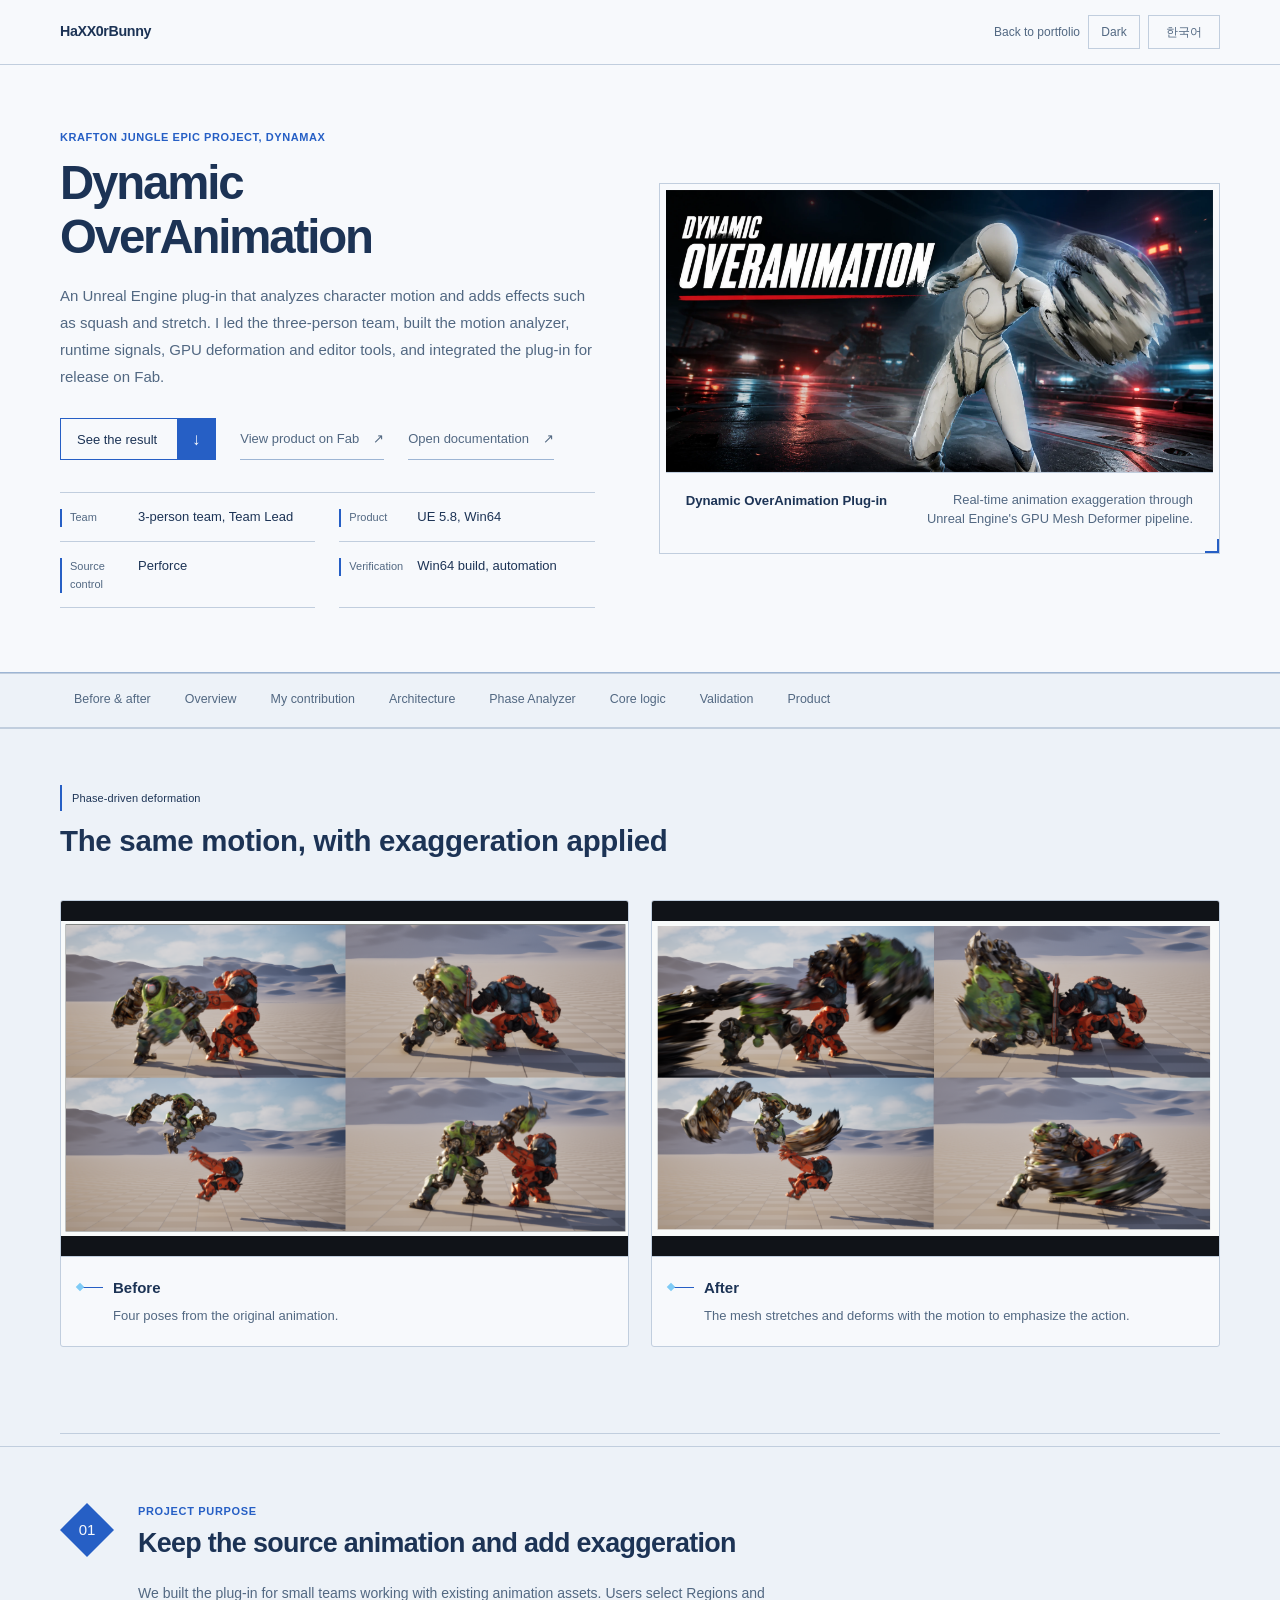
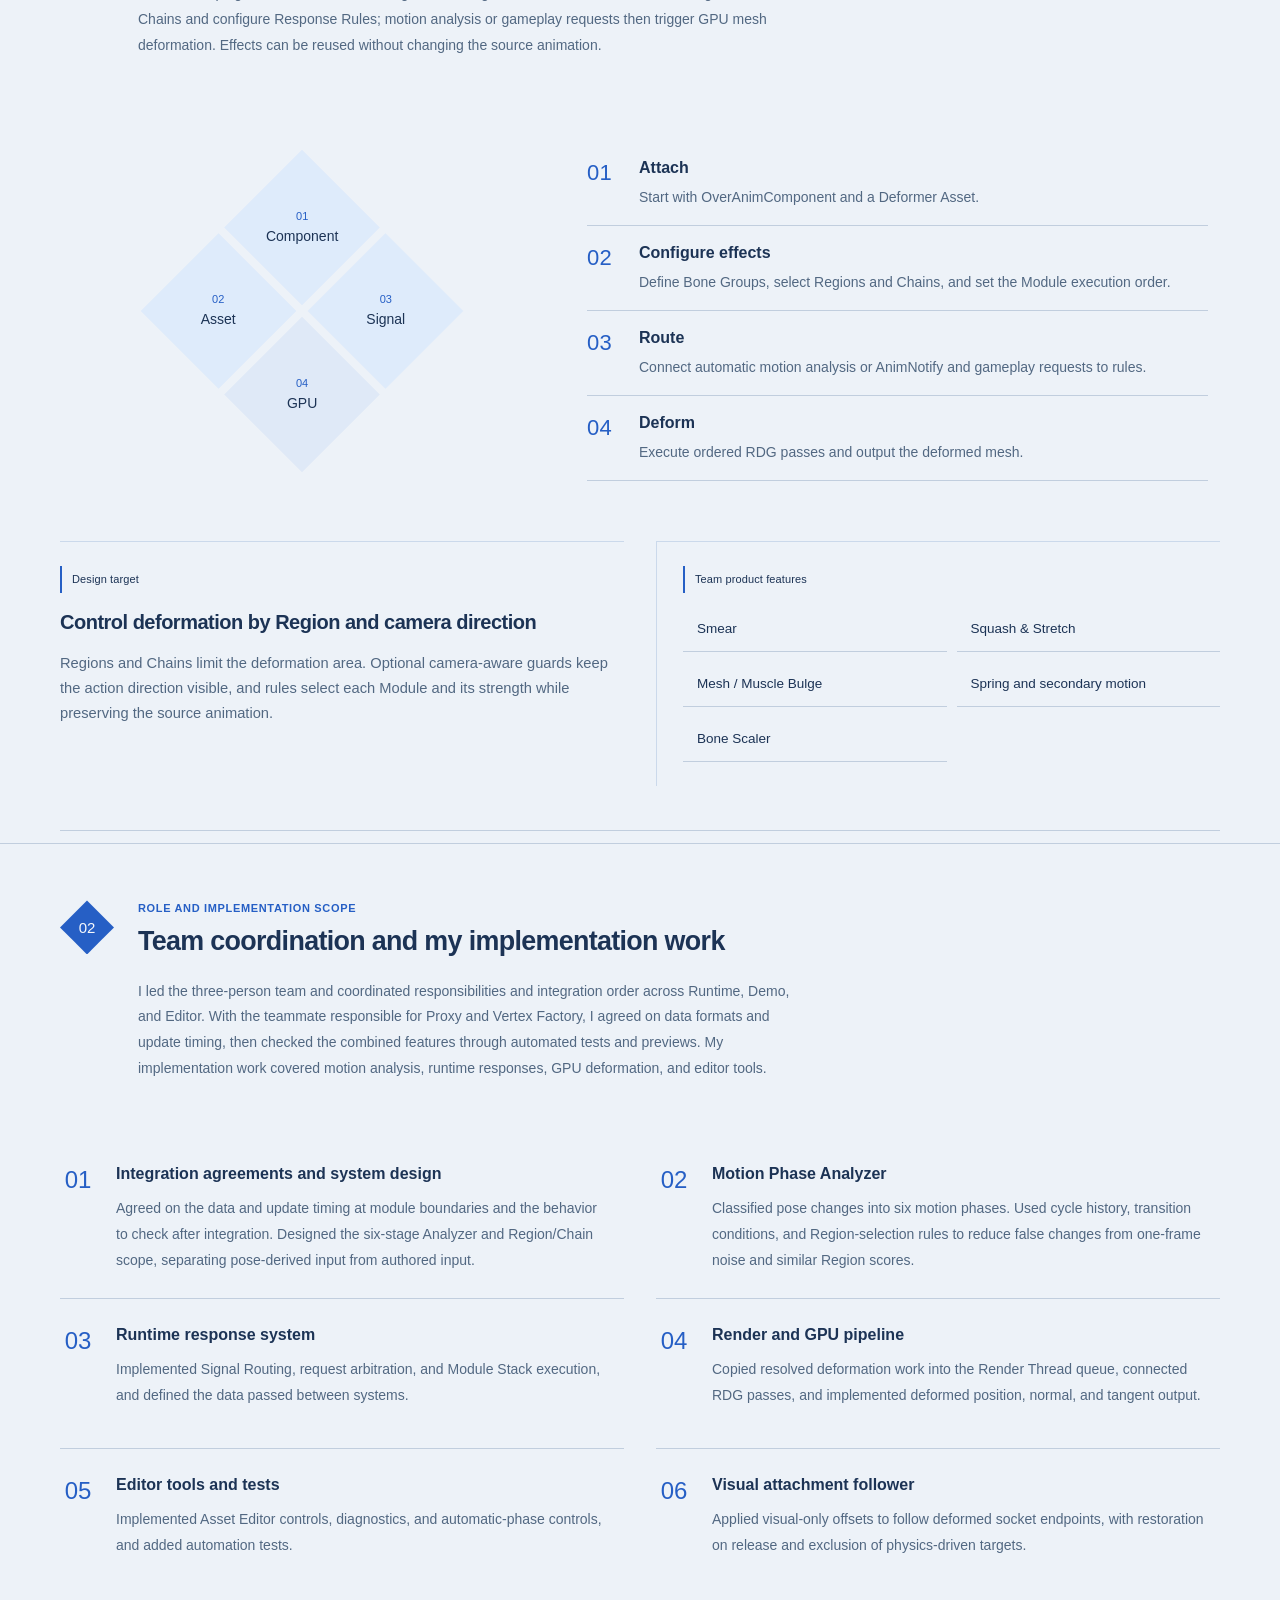
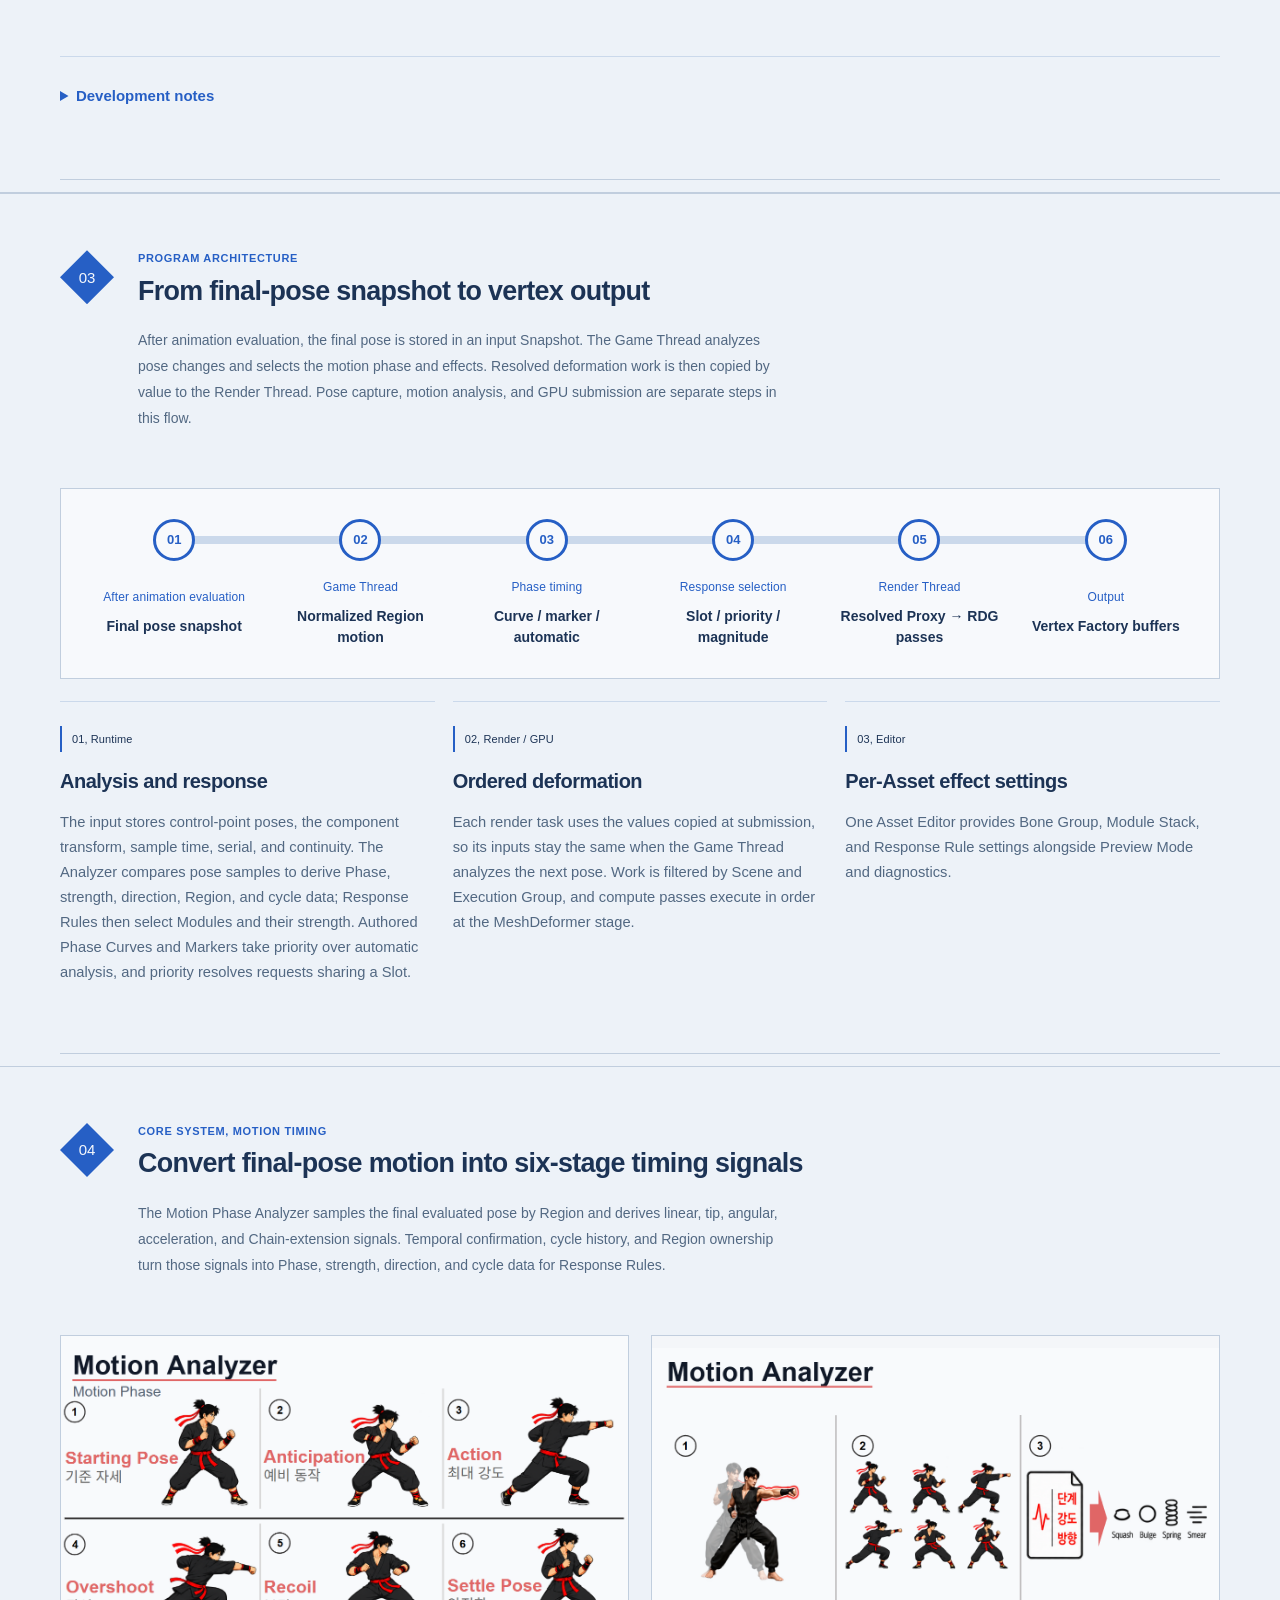
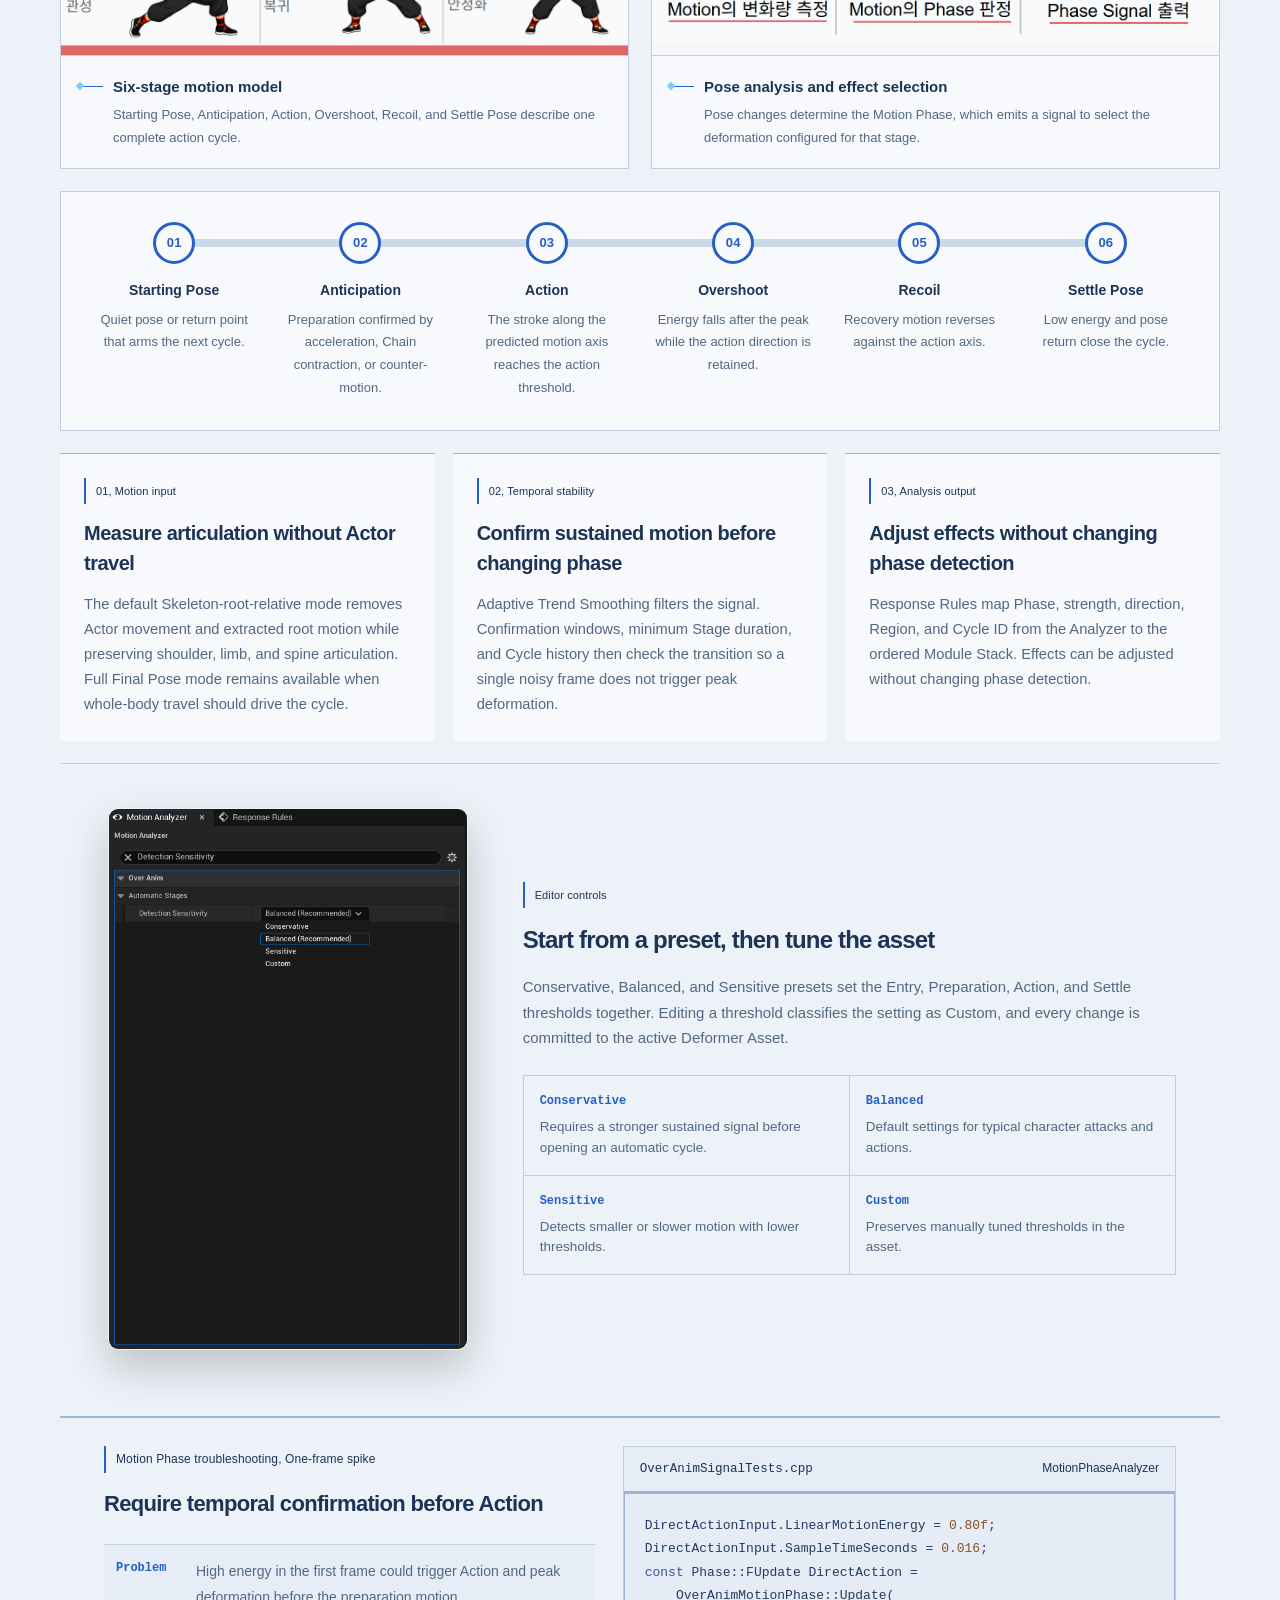
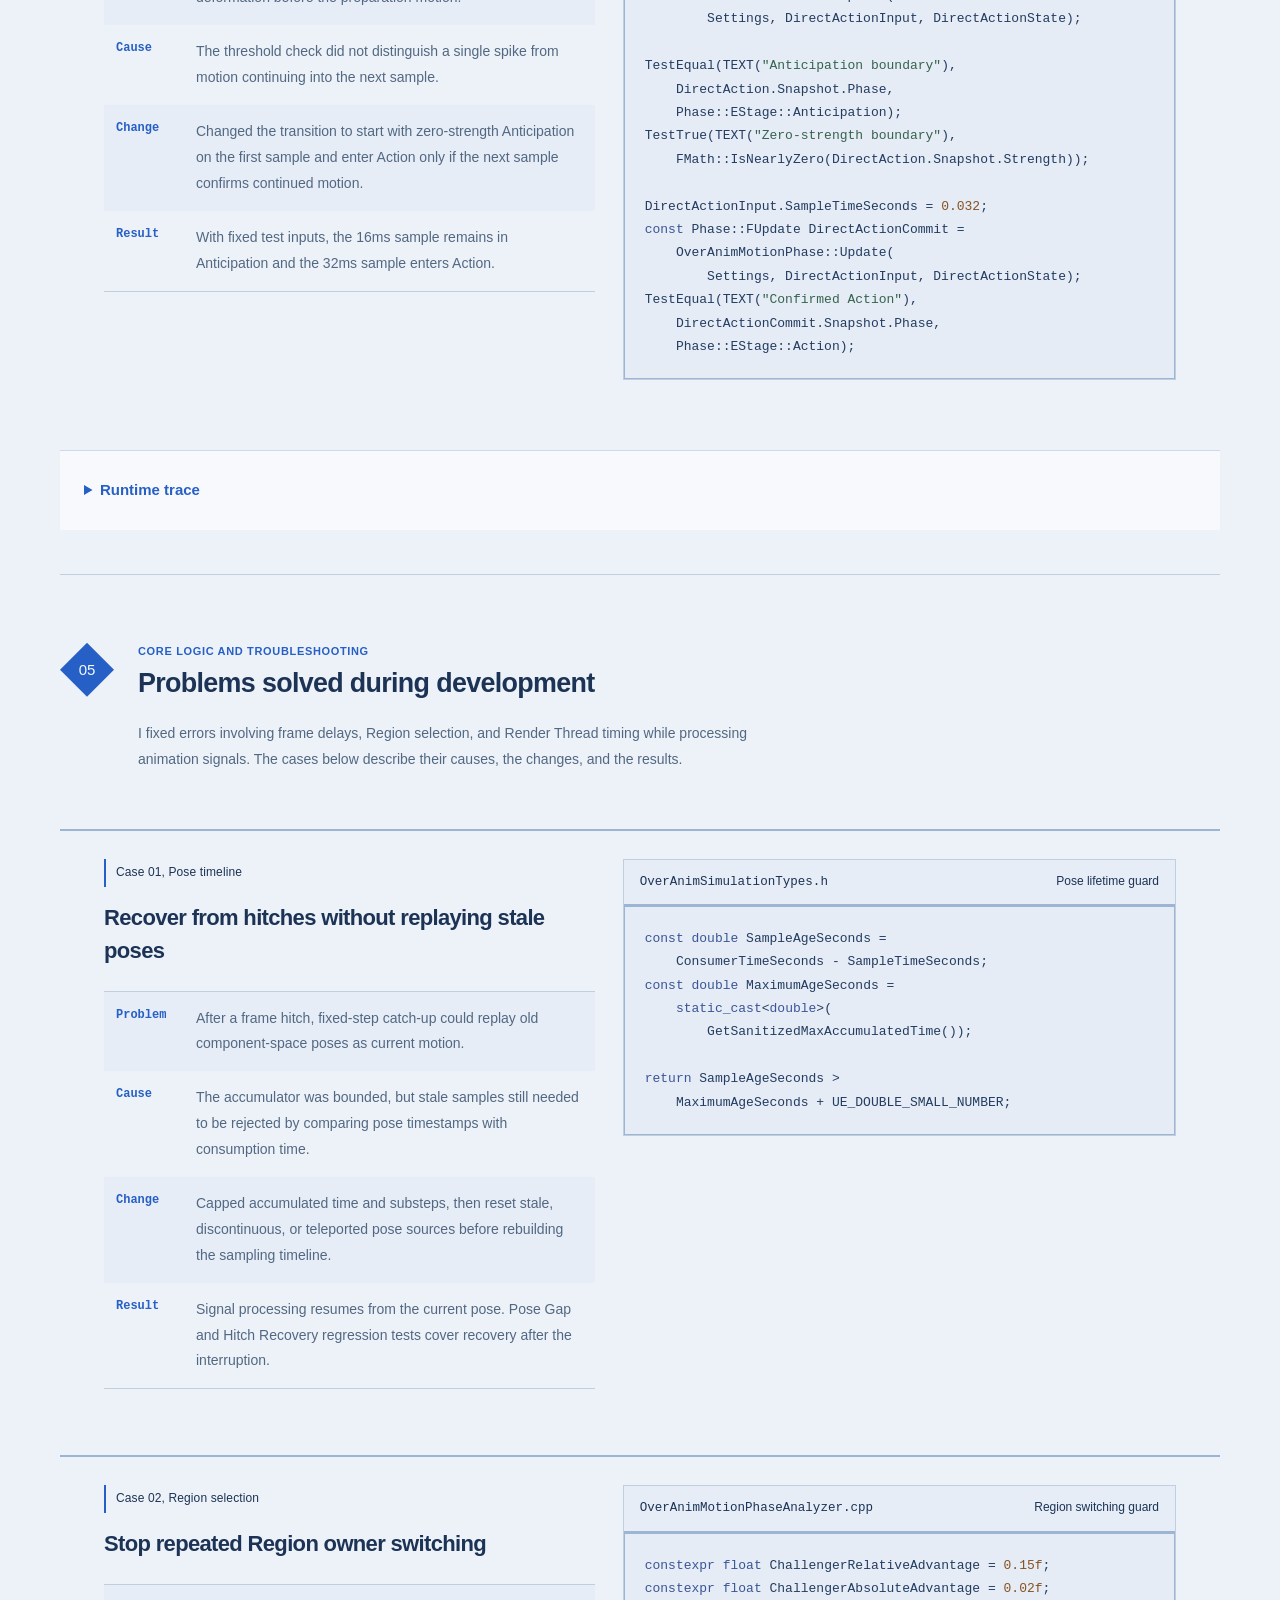
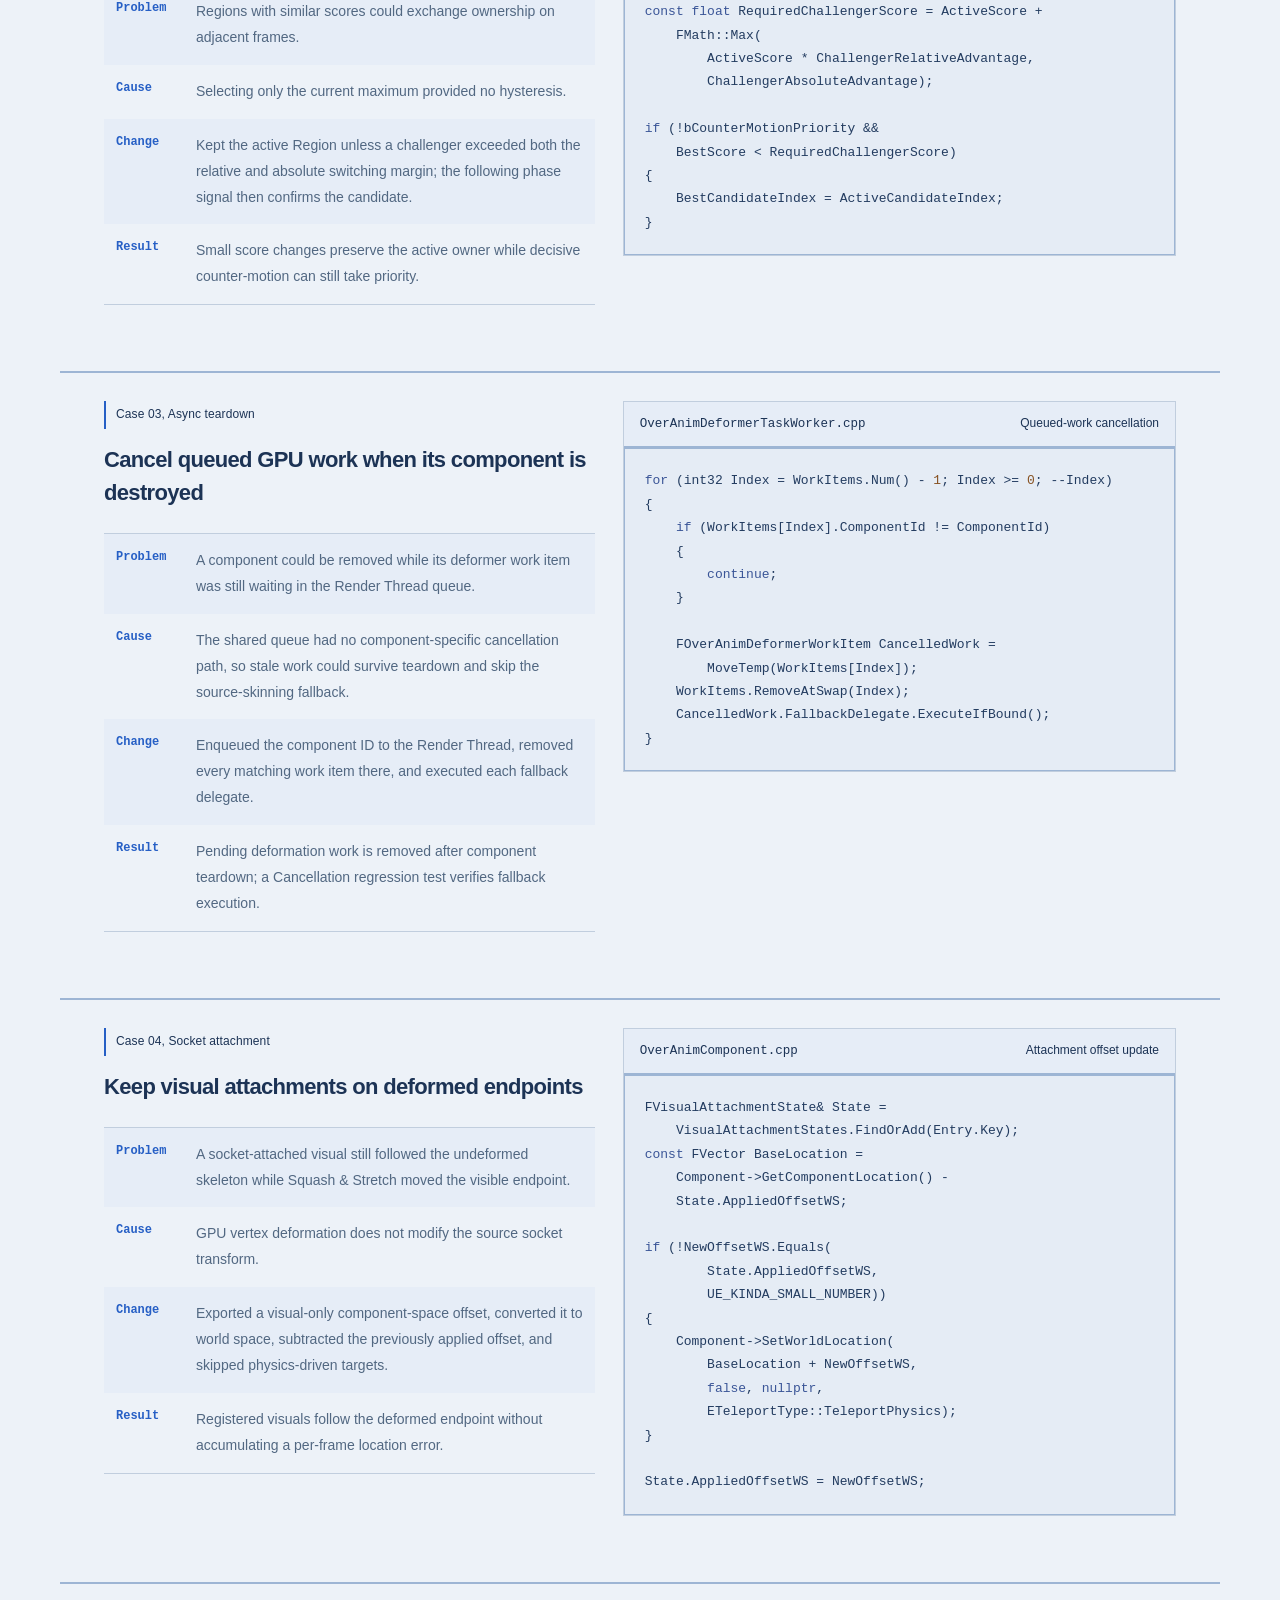
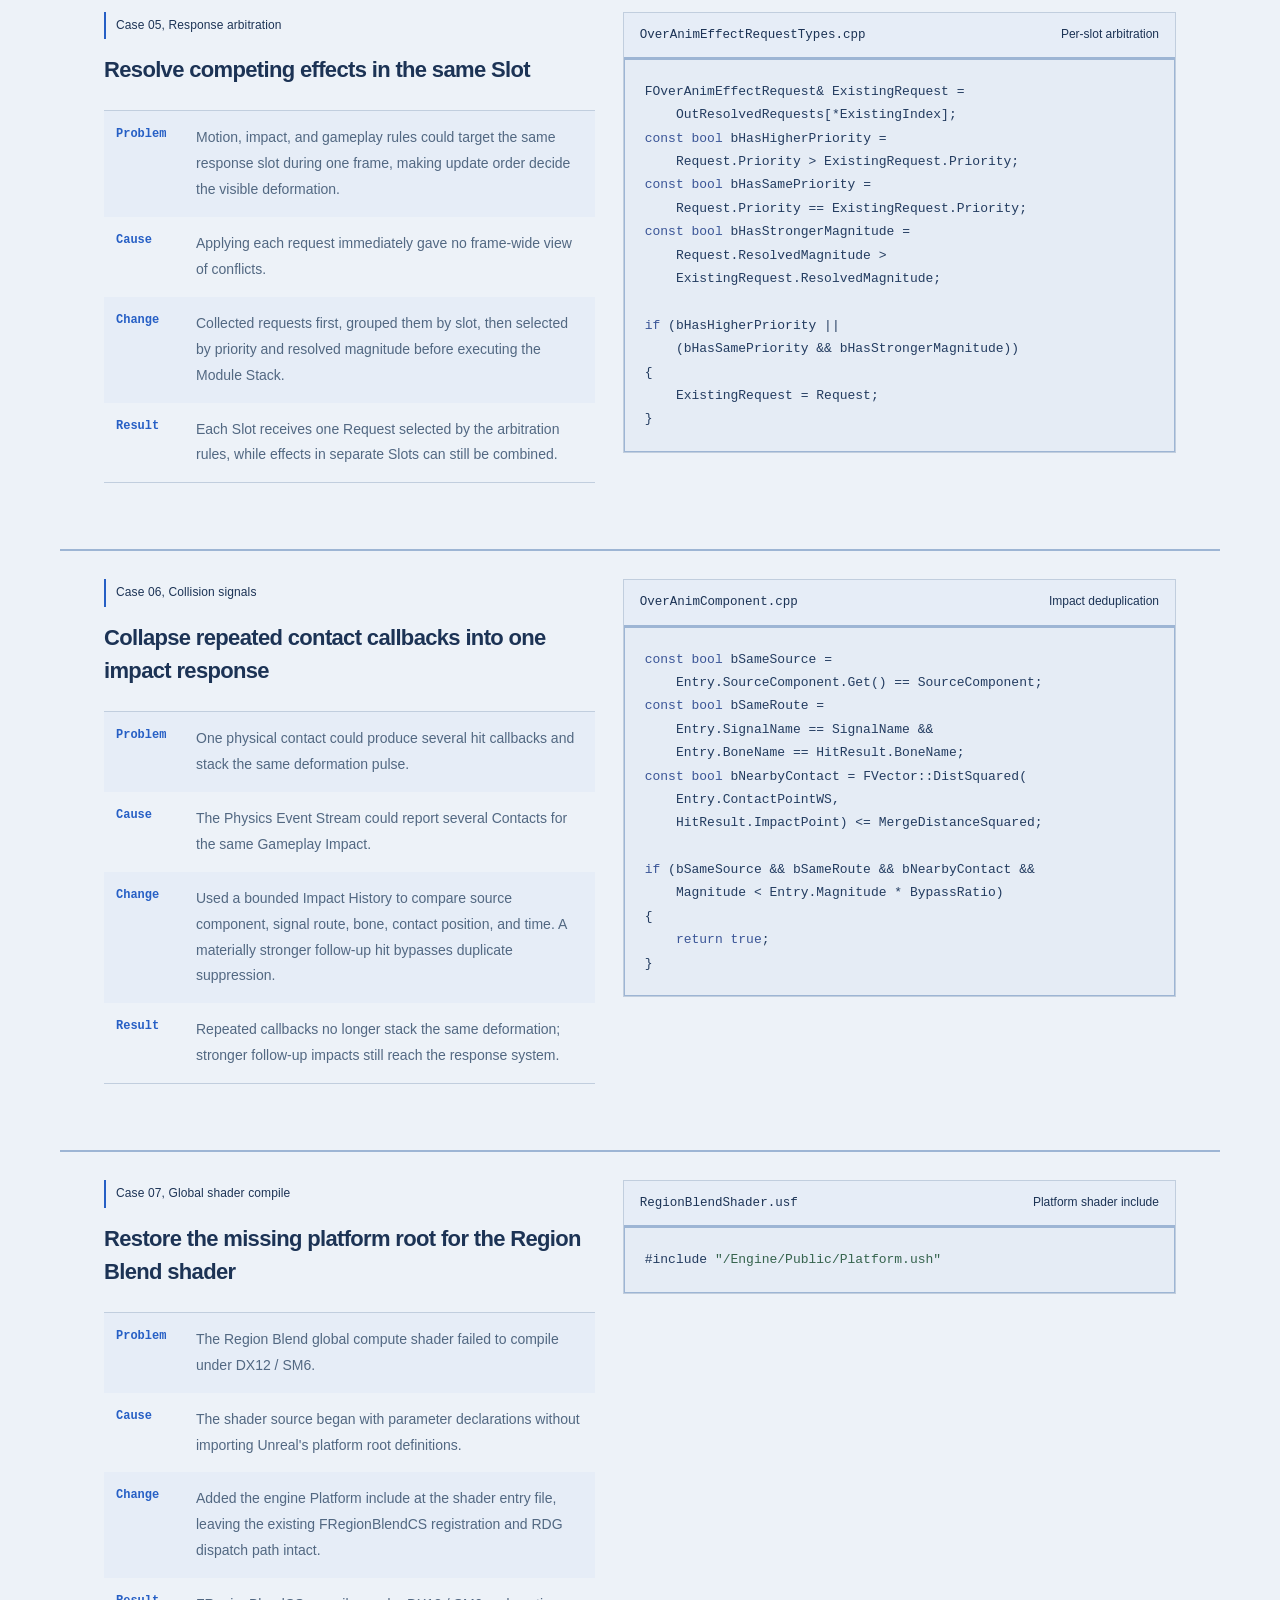
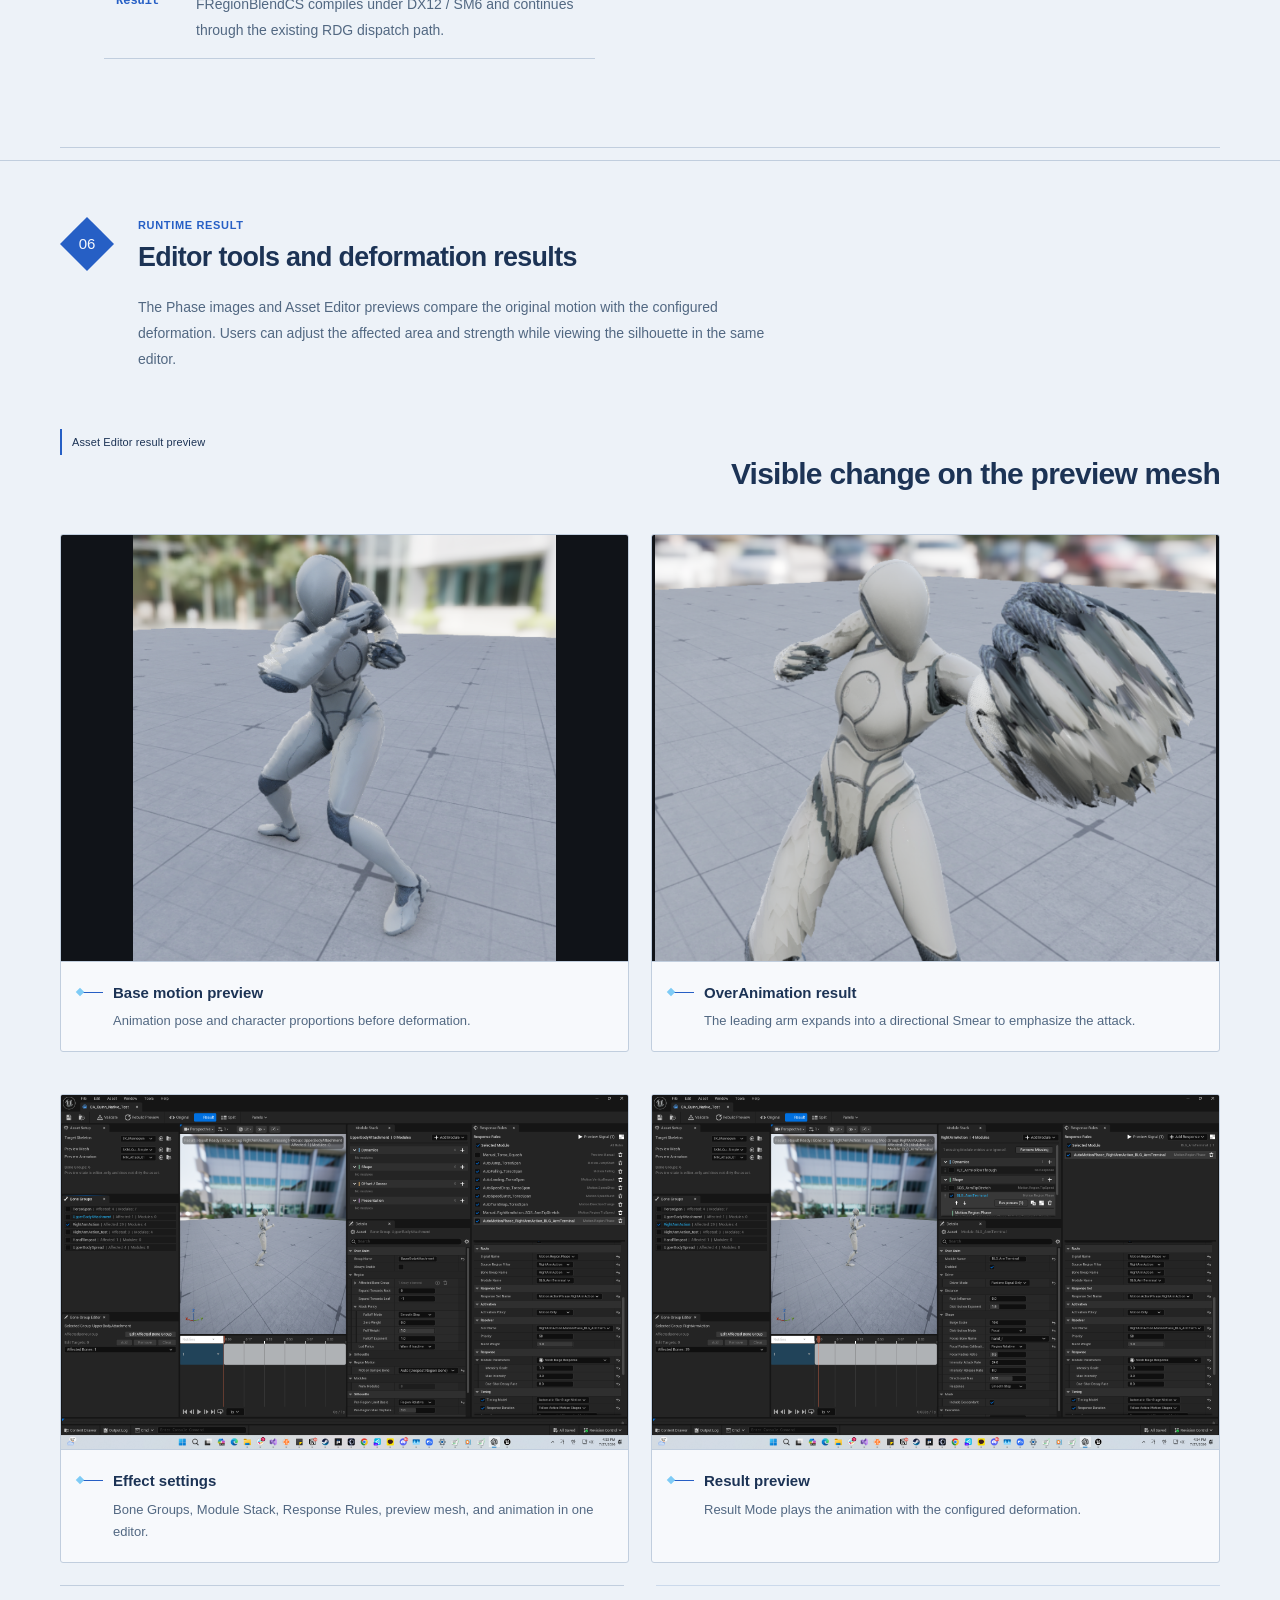
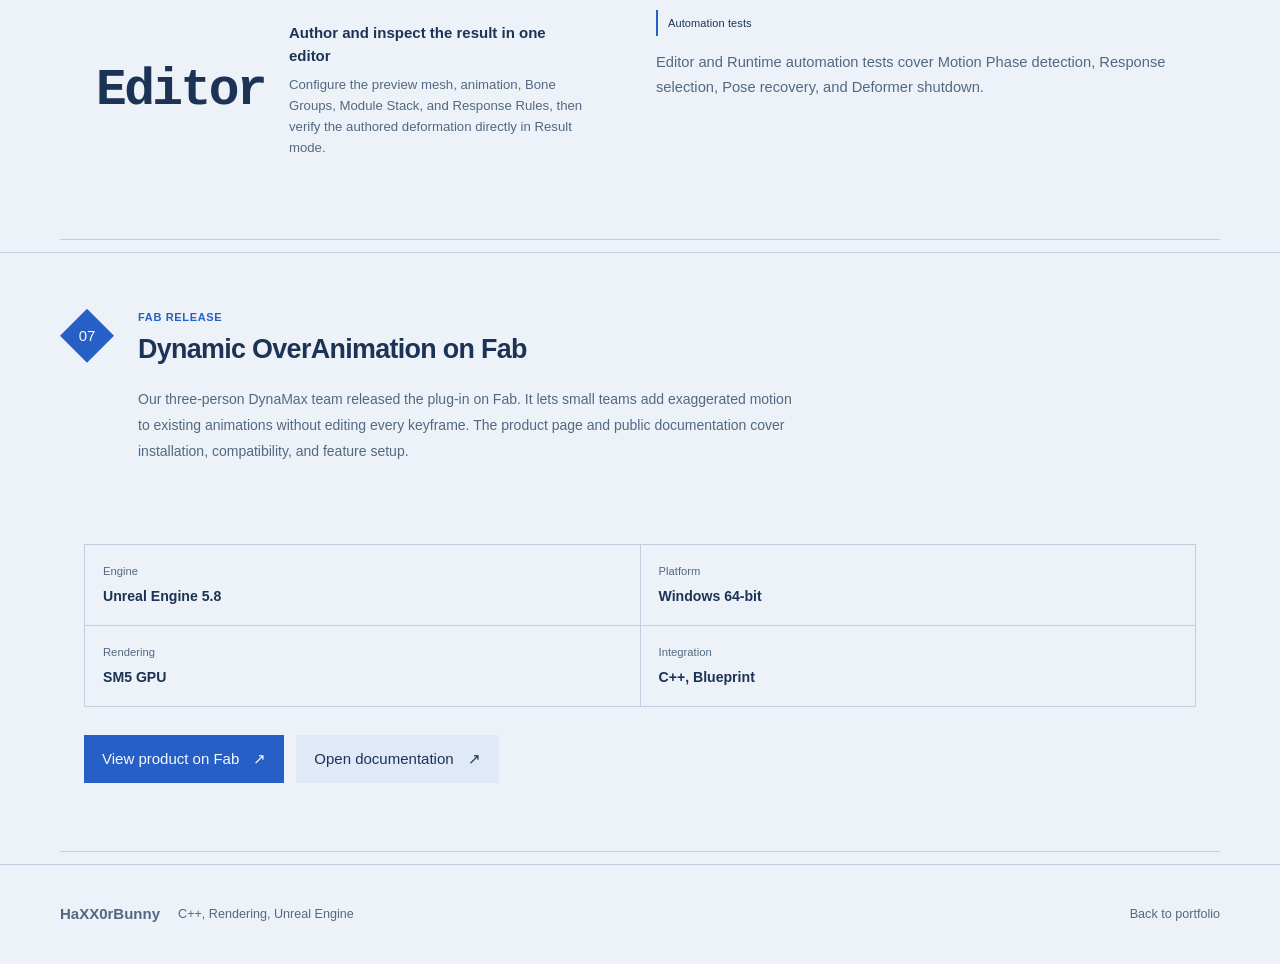
<file: overanimation.html>
<!DOCTYPE html>
<html lang="en" data-color-scheme="light" data-oa-key="meta.lang" data-oa-attr="lang">
<head>
    <meta charset="UTF-8">
    <meta name="viewport" content="width=device-width, initial-scale=1.0">
    <meta name="description" content="An Unreal Engine 5.8 plug-in that adds exaggeration to existing animations through motion analysis, camera-aware GPU mesh deformation, and effect authoring tools." data-oa-key="meta.description" data-oa-attr="content">
    <title data-oa-key="meta.title">Dynamic OverAnimation, Unreal Engine GPU Mesh Deformation</title>
    <link rel="stylesheet" href="style.css?v=20261019-ppt21">
    <link rel="stylesheet" href="brand.css?v=20261107-cobalt1">
    <script defer src="analytics.js"></script>
</head>
<body class="overanim-page">
    <header class="lab-nav overanim-topbar">
        <div class="container lab-nav-content">
            <a class="lab-brand" href="index.html">HaXX0rBunny</a>
            <div class="lab-nav-actions">
                <a class="lab-back-link" href="index.html#projects" data-oa-key="nav.back">Back to portfolio</a>
                <button class="theme-toggle" id="themeToggle" type="button" aria-label="Switch to light theme">Light</button>
                <button class="theme-toggle lang-toggle" id="languageToggle" type="button" aria-label="Switch to Korean">한국어</button>
            </div>
        </div>
    </header>

    <main>
        <section class="overanim-hero">
            <div class="container overanim-hero-grid">
                <div class="overanim-hero-copy">
                    <p class="section-kicker" data-oa-key="hero.kicker">KRAFTON Jungle Epic Project, DynaMax</p>
                    <h1>Dynamic<br><span>OverAnimation</span></h1>
                    <p class="overanim-hero-lede" data-oa-key="hero.lede">An Unreal Engine plug-in that analyzes character motion and adds effects such as squash and stretch. I led the three-person team, built the motion analyzer, runtime signals, GPU deformation and editor tools, and integrated the plug-in for release on Fab.</p>

                    <div class="overanim-hero-actions">
                        <a class="btn btn--primary overanim-cta overanim-cta--result" href="#result"><span data-oa-key="links.result">See the result</span><span aria-hidden="true">↓</span></a>
                        <a class="btn btn--secondary overanim-cta" href="https://www.fab.com/listings/8d23f843-b47c-4280-aa0a-d86cb49d77af" target="_blank" rel="noopener noreferrer" data-oa-key="links.fabHref" data-oa-attr="href">
                            <span data-oa-key="links.fab">View product on Fab</span><span aria-hidden="true">↗</span>
                        </a>
                        <a class="btn btn--secondary overanim-cta" href="https://dynamaxgtl3rd.github.io/OverAnimDocs/" target="_blank" rel="noopener noreferrer">
                            <span data-oa-key="links.docs">Open documentation</span><span aria-hidden="true">↗</span>
                        </a>
                    </div>

                    <dl class="overanim-hero-facts">
                        <div><dt data-oa-key="facts.teamLabel">Team</dt><dd data-oa-key="facts.teamValue">3-person team, Team Lead</dd></div>
                        <div><dt data-oa-key="facts.productLabel">Product</dt><dd data-oa-key="facts.productValue">UE 5.8, Win64</dd></div>
                        <div><dt data-oa-key="facts.workLabel">Source control</dt><dd data-oa-key="facts.workValue">Perforce</dd></div>
                        <div><dt data-oa-key="facts.testLabel">Verification</dt><dd data-oa-key="facts.testValue">Win64 build, automation</dd></div>
                    </dl>
                </div>

                <figure class="overanim-hero-visual">
                    <img src="Assets/images/overanimation/dynamic-overanimation-hero.webp" alt="Dynamic OverAnimation product artwork" data-oa-key="hero.imageAlt" data-oa-attr="alt">
                    <figcaption>
                        <strong data-oa-key="hero.figureTitle">Dynamic OverAnimation Plug-in</strong>
                        <span data-oa-key="hero.figureCaption">Real-time animation exaggeration through Unreal Engine's GPU Mesh Deformer pipeline.</span>
                    </figcaption>
                </figure>
            </div>
        </section>

        <nav class="overanim-section-nav" aria-label="Project sections" data-oa-key="sectionNav.aria" data-oa-attr="aria-label">
            <div class="container">
                <a href="#result" data-oa-key="sectionNav.result">Before &amp; after</a>
                <a href="#overview" data-oa-key="sectionNav.overview">Overview</a>
                <a href="#contribution" data-oa-key="sectionNav.contribution">My contribution</a>
                <a href="#architecture" data-oa-key="sectionNav.architecture">Architecture</a>
                <a href="#phase-analyzer" data-oa-key="sectionNav.analyzer">Phase Analyzer</a>
                <a href="#logic" data-oa-key="sectionNav.logic">Core logic</a>
                <a href="#validation" data-oa-key="sectionNav.validation">Validation</a>
                <a href="#product" data-oa-key="sectionNav.product">Product</a>
            </div>
        </nav>

        <section class="overanim-section overanim-section--surface" id="result">
            <div class="container presentation-sheet">
                <div class="overanim-validation-comparison">
                    <header>
                        <p class="overanim-panel-label" data-oa-key="validation.compareLabel">Phase-driven deformation</p>
                        <h2 data-oa-key="validation.compareTitle">The same motion, with exaggeration applied</h2>
                    </header>
                    <div class="overanim-evidence-gallery">
                        <figure>
                            <img src="Assets/images/overanimation/motion-phase-original-grid.png" alt="Four original combat animation frames before OverAnimation deformation" loading="lazy" data-oa-key="validation.originalImageAlt" data-oa-attr="alt">
                            <figcaption><strong data-oa-key="validation.originalTitle">Before</strong><span data-oa-key="validation.originalBody">Four poses from the original animation.</span></figcaption>
                        </figure>
                        <figure>
                            <img src="Assets/images/overanimation/motion-phase-deformed-grid.png" alt="Four combat animation frames with phase-driven OverAnimation deformation" loading="lazy" data-oa-key="validation.resultImageAlt" data-oa-attr="alt">
                            <figcaption><strong data-oa-key="validation.resultTitle">After</strong><span data-oa-key="validation.resultBody">The mesh stretches and deforms with the motion to emphasize the action.</span></figcaption>
                        </figure>
                    </div>
                </div>

            </div>
        </section>

        <section class="overanim-section" id="overview">
            <div class="container presentation-sheet">
                <header class="overanim-section-heading">
                    <span>01</span>
                    <div>
                        <p class="section-kicker" data-oa-key="overview.kicker">Project purpose</p>
                        <h2 data-oa-key="overview.title">Keep the source animation and add exaggeration</h2>
                        <p data-oa-key="overview.lede">We built the plug-in for small teams working with existing animation assets. Users select Regions and Chains and configure Response Rules; motion analysis or gameplay requests then trigger GPU mesh deformation. Effects can be reused without changing the source animation.</p>
                    </div>
                </header>

                <div class="overanim-setup-board">
                    <div class="setup-diamonds" aria-hidden="true">
                        <div><span><small>01</small>Component</span></div>
                        <div><span><small>02</small>Asset</span></div>
                        <div><span><small>03</small>Signal</span></div>
                        <div><span><small>04</small>GPU</span></div>
                    </div>
                <div class="overanim-workflow" aria-label="Setup and runtime flow" data-oa-key="overview.flowAria" data-oa-attr="aria-label">
                    <div><span>01</span><strong data-oa-key="overview.flow1Title">Attach</strong><p data-oa-key="overview.flow1Body">Start with OverAnimComponent and a Deformer Asset.</p></div>
                    <i aria-hidden="true">→</i>
                    <div><span>02</span><strong data-oa-key="overview.flow2Title">Configure effects</strong><p data-oa-key="overview.flow2Body">Define Bone Groups, select Regions and Chains, and set the Module execution order.</p></div>
                    <i aria-hidden="true">→</i>
                    <div><span>03</span><strong data-oa-key="overview.flow3Title">Route</strong><p data-oa-key="overview.flow3Body">Connect automatic motion analysis or AnimNotify and gameplay requests to rules.</p></div>
                    <i aria-hidden="true">→</i>
                    <div><span>04</span><strong data-oa-key="overview.flow4Title">Deform</strong><p data-oa-key="overview.flow4Body">Execute ordered RDG passes and output the deformed mesh.</p></div>
                </div>
                </div>

                <div class="overanim-split overanim-overview-split">
                    <article class="overanim-panel">
                        <p class="overanim-panel-label" data-oa-key="overview.designLabel">Design target</p>
                        <h3 data-oa-key="overview.designTitle">Control deformation by Region and camera direction</h3>
                        <p data-oa-key="overview.designBody">Regions and Chains limit the deformation area. Optional camera-aware guards keep the action direction visible, and rules select each Module and its strength while preserving the source animation.</p>
                    </article>
                    <article class="overanim-panel">
                        <p class="overanim-panel-label" data-oa-key="overview.featuresLabel">Team product features</p>
                        <ul class="overanim-clean-list">
                            <li data-oa-key="overview.feature1">Smear</li>
                            <li data-oa-key="overview.feature2">Squash &amp; Stretch</li>
                            <li data-oa-key="overview.feature3">Mesh / Muscle Bulge</li>
                            <li data-oa-key="overview.feature4">Spring and secondary motion</li>
                            <li data-oa-key="overview.feature5">Bone Scaler</li>
                        </ul>
                    </article>
                </div>
            </div>
        </section>

        <section class="overanim-section overanim-section--surface" id="contribution">
            <div class="container presentation-sheet">
                <header class="overanim-section-heading">
                    <span>02</span>
                    <div>
                        <p class="section-kicker" data-oa-key="contribution.kicker">Role and implementation scope</p>
                        <h2 data-oa-key="contribution.title">Team coordination and my implementation work</h2>
                        <p data-oa-key="contribution.lede">I led the three-person team and coordinated responsibilities and integration order across Runtime, Demo, and Editor. With the teammate responsible for Proxy and Vertex Factory, I agreed on data formats and update timing, then checked the combined features through automated tests and previews. My implementation work covered motion analysis, runtime responses, GPU deformation, and editor tools.</p>
                    </div>
                </header>

                <div class="overanim-contribution-grid">
                    <article class="overanim-panel overanim-panel--accent">

                        <ul class="overanim-responsibility-list">
                            <li><strong data-oa-key="contribution.personal0Title">Integration agreements and system design</strong><span data-oa-key="contribution.personal0Body">Agreed on the data and update timing at module boundaries and the behavior to check after integration. Designed the six-stage Analyzer and Region/Chain scope, separating pose-derived input from authored input.</span></li>
                            <li><strong data-oa-key="contribution.personal1Title">Motion Phase Analyzer</strong><span data-oa-key="contribution.personal1Body">Classified pose changes into six motion phases. Used cycle history, transition conditions, and Region-selection rules to reduce false changes from one-frame noise and similar Region scores.</span></li>
                            <li><strong data-oa-key="contribution.personal2Title">Runtime response system</strong><span data-oa-key="contribution.personal2Body">Implemented Signal Routing, request arbitration, and Module Stack execution, and defined the data passed between systems.</span></li>
                            <li><strong data-oa-key="contribution.personal3Title">Render and GPU pipeline</strong><span data-oa-key="contribution.personal3Body">Copied resolved deformation work into the Render Thread queue, connected RDG passes, and implemented deformed position, normal, and tangent output.</span></li>
                            <li><strong data-oa-key="contribution.personal4Title">Editor tools and tests</strong><span data-oa-key="contribution.personal4Body">Implemented Asset Editor controls, diagnostics, and automatic-phase controls, and added automation tests.</span></li>
                            <li><strong data-oa-key="contribution.personal5Title">Visual attachment follower</strong><span data-oa-key="contribution.personal5Body">Applied visual-only offsets to follow deformed socket endpoints, with restoration on release and exclusion of physics-driven targets.</span></li>
                        </ul>
                    </article>

                    <details class="overanim-panel overanim-extra">
                        <summary data-oa-key="contribution.evidenceLabel">Development notes</summary>
                        <ol class="overanim-cl-list">
                            <li><strong data-oa-key="contribution.step1">Analyzer</strong><span data-oa-key="contribution.cl170">Implemented the Motion Phase Analyzer cpp/header on my branch</span></li>
                            <li><strong data-oa-key="contribution.step2">Integration</strong><span data-oa-key="contribution.cl181">Integrated the Motion Phase Analyzer into main</span></li>
                            <li><strong data-oa-key="contribution.step3">Stability</strong><span data-oa-key="contribution.clPhaseFollowup">Stabilized Action Boundary, Tempo, Signal, Region Owner, Routing, and Preview behavior</span></li>
                            <li><strong data-oa-key="contribution.step4">Runtime</strong><span data-oa-key="contribution.cl78">Response arbitration and Squash &amp; Stretch across runtime, shader, and editor</span></li>
                            <li><strong data-oa-key="contribution.step5">Thread boundary</strong><span data-oa-key="contribution.cl118">Implemented Runtime Snapshot data transfer, composition order, timing, and tests</span></li>
                            <li><strong data-oa-key="contribution.step6">GPU output</strong><span data-oa-key="contribution.cl135">Implemented native GPU deformation passes and deterministic blending</span></li>
                            <li><strong data-oa-key="contribution.step7">Attachments</strong><span data-oa-key="contribution.cl299">Visual attachment following for deformed socket endpoints</span></li>
                        </ol>
                    </details>
                </div>
            </div>
        </section>

        <section class="overanim-section overanim-section--surface" id="architecture">
            <div class="container presentation-sheet">
                <header class="overanim-section-heading">
                    <span>03</span>
                    <div>
                        <p class="section-kicker" data-oa-key="architecture.kicker">Program architecture</p>
                        <h2 data-oa-key="architecture.title">From final-pose snapshot to vertex output</h2>
                        <p data-oa-key="architecture.lede">After animation evaluation, the final pose is stored in an input Snapshot. The Game Thread analyzes pose changes and selects the motion phase and effects. Resolved deformation work is then copied by value to the Render Thread. Pose capture, motion analysis, and GPU submission are separate steps in this flow.</p>
                    </div>
                </header>

                <div class="overanim-architecture-flow" aria-label="Runtime architecture flow" data-oa-key="architecture.flowAria" data-oa-attr="aria-label">
                    <div><small data-oa-key="architecture.stage1">After animation evaluation</small><strong data-oa-key="architecture.flow1">Final pose snapshot</strong></div>
                    <i aria-hidden="true">→</i>
                    <div><small data-oa-key="architecture.stage2">Game Thread</small><strong data-oa-key="architecture.flow2">Normalized Region motion</strong></div>
                    <i aria-hidden="true">→</i>
                    <div><small data-oa-key="architecture.stage3">Phase timing</small><strong data-oa-key="architecture.flow3">Curve / marker / automatic</strong></div>
                    <i aria-hidden="true">→</i>
                    <div><small data-oa-key="architecture.stage4">Response selection</small><strong data-oa-key="architecture.flow4">Slot / priority / magnitude</strong></div>
                    <i aria-hidden="true">→</i>
                    <div><small data-oa-key="architecture.stage5">Render Thread</small><strong data-oa-key="architecture.flow5">Resolved Proxy → RDG passes</strong></div>
                    <i aria-hidden="true">→</i>
                    <div><small data-oa-key="architecture.stage6">Output</small><strong data-oa-key="architecture.flow6">Vertex Factory buffers</strong></div>
                </div>

                <div class="overanim-three-grid">
                    <article class="overanim-panel">
                        <p class="overanim-panel-label">01, Runtime</p>
                        <h3 data-oa-key="architecture.runtimeTitle">Analysis and response</h3>
                        <p data-oa-key="architecture.runtimeBody">The input stores control-point poses, the component transform, sample time, serial, and continuity. The Analyzer compares pose samples to derive Phase, strength, direction, Region, and cycle data; Response Rules then select Modules and their strength. Authored Phase Curves and Markers take priority over automatic analysis, and priority resolves requests sharing a Slot.</p>
                    </article>
                    <article class="overanim-panel">
                        <p class="overanim-panel-label">02, Render / GPU</p>
                        <h3 data-oa-key="architecture.renderTitle">Ordered deformation</h3>
                        <p data-oa-key="architecture.renderBody">Each render task uses the values copied at submission, so its inputs stay the same when the Game Thread analyzes the next pose. Work is filtered by Scene and Execution Group, and compute passes execute in order at the MeshDeformer stage.</p>
                    </article>
                    <article class="overanim-panel">
                        <p class="overanim-panel-label">03, Editor</p>
                        <h3 data-oa-key="architecture.editorTitle">Per-Asset effect settings</h3>
                        <p data-oa-key="architecture.editorBody">One Asset Editor provides Bone Group, Module Stack, and Response Rule settings alongside Preview Mode and diagnostics.</p>
                    </article>
                </div>
            </div>
        </section>

        <section class="overanim-section" id="phase-analyzer">
            <div class="container presentation-sheet">
                <header class="overanim-section-heading">
                    <span>04</span>
                    <div>
                        <p class="section-kicker" data-oa-key="analyzer.kicker">Core system, Motion timing</p>
                        <h2 data-oa-key="analyzer.title">Convert final-pose motion into six-stage timing signals</h2>
                        <p data-oa-key="analyzer.lede">The Motion Phase Analyzer samples the final evaluated pose by Region and derives linear, tip, angular, acceleration, and Chain-extension signals. Temporal confirmation, cycle history, and Region ownership turn those signals into Phase, strength, direction, and cycle data for Response Rules.</p>
                    </div>
                </header>

                <div class="overanim-analyzer-visuals">
                    <figure>
                        <img src="Assets/images/overanimation/motion-phase-six-stage.png" alt="Six Motion Phase stages from Starting Pose through Settle Pose" loading="eager" data-oa-key="analyzer.phaseImageAlt" data-oa-attr="alt">
                        <figcaption><strong data-oa-key="analyzer.phaseImageTitle">Six-stage motion model</strong><span data-oa-key="analyzer.phaseImageBody">Starting Pose, Anticipation, Action, Overshoot, Recoil, and Settle Pose describe one complete action cycle.</span></figcaption>
                    </figure>
                    <figure>
                        <img src="Assets/images/overanimation/motion-analyzer-pipeline.png" alt="Motion Analyzer pipeline from motion measurement to phase signal output" loading="eager" data-oa-key="analyzer.pipelineImageAlt" data-oa-attr="alt">
                        <figcaption><strong data-oa-key="analyzer.pipelineImageTitle">Pose analysis and effect selection</strong><span data-oa-key="analyzer.pipelineImageBody">Pose changes determine the Motion Phase, which emits a signal to select the deformation configured for that stage.</span></figcaption>
                    </figure>
                </div>

                <div class="overanim-phase-trace" aria-label="Six Motion Phase stages" data-oa-key="analyzer.phaseTraceAria" data-oa-attr="aria-label">
                    <article><span>01</span><strong>Starting Pose</strong><p data-oa-key="analyzer.phase1Body">Quiet pose or return point that arms the next cycle.</p></article>
                    <article><span>02</span><strong>Anticipation</strong><p data-oa-key="analyzer.phase2Body">Preparation confirmed by acceleration, Chain contraction, or counter-motion.</p></article>
                    <article><span>03</span><strong>Action</strong><p data-oa-key="analyzer.phase3Body">The stroke along the predicted motion axis reaches the action threshold.</p></article>
                    <article><span>04</span><strong>Overshoot</strong><p data-oa-key="analyzer.phase4Body">Energy falls after the peak while the action direction is retained.</p></article>
                    <article><span>05</span><strong>Recoil</strong><p data-oa-key="analyzer.phase5Body">Recovery motion reverses against the action axis.</p></article>
                    <article><span>06</span><strong>Settle Pose</strong><p data-oa-key="analyzer.phase6Body">Low energy and pose return close the cycle.</p></article>
                </div>

                <div class="overanim-analyzer-grid">
                    <article class="overanim-panel">
                        <p class="overanim-panel-label" data-oa-key="analyzer.inputLabel">01, Motion input</p>
                        <h3 data-oa-key="analyzer.inputTitle">Measure articulation without Actor travel</h3>
                        <p data-oa-key="analyzer.inputBody">The default Skeleton-root-relative mode removes Actor movement and extracted root motion while preserving shoulder, limb, and spine articulation. Full Final Pose mode remains available when whole-body travel should drive the cycle.</p>
                    </article>
                    <article class="overanim-panel">
                        <p class="overanim-panel-label" data-oa-key="analyzer.stabilityLabel">02, Temporal stability</p>
                        <h3 data-oa-key="analyzer.stabilityTitle">Confirm sustained motion before changing phase</h3>
                        <p data-oa-key="analyzer.stabilityBody">Adaptive Trend Smoothing filters the signal. Confirmation windows, minimum Stage duration, and Cycle history then check the transition so a single noisy frame does not trigger peak deformation.</p>
                    </article>
                    <article class="overanim-panel">
                        <p class="overanim-panel-label" data-oa-key="analyzer.outputLabel">03, Analysis output</p>
                        <h3 data-oa-key="analyzer.outputTitle">Adjust effects without changing phase detection</h3>
                        <p data-oa-key="analyzer.outputBody">Response Rules map Phase, strength, direction, Region, and Cycle ID from the Analyzer to the ordered Module Stack. Effects can be adjusted without changing phase detection.</p>
                    </article>
                </div>

                <div class="overanim-analyzer-authoring">
                    <figure>
                        <img src="Assets/images/overanimation/motion-analyzer-sensitivity.png" alt="Motion Analyzer sensitivity presets in the OverAnim Asset Editor" loading="lazy" data-oa-key="analyzer.sensitivityImageAlt" data-oa-attr="alt">
                    </figure>
                    <article>
                        <p class="overanim-panel-label" data-oa-key="analyzer.authoringLabel">Editor controls</p>
                        <h3 data-oa-key="analyzer.authoringTitle">Start from a preset, then tune the asset</h3>
                        <p data-oa-key="analyzer.authoringBody">Conservative, Balanced, and Sensitive presets set the Entry, Preparation, Action, and Settle thresholds together. Editing a threshold classifies the setting as Custom, and every change is committed to the active Deformer Asset.</p>
                        <dl>
                            <div><dt>Conservative</dt><dd data-oa-key="analyzer.preset1">Requires a stronger sustained signal before opening an automatic cycle.</dd></div>
                            <div><dt>Balanced</dt><dd data-oa-key="analyzer.preset2">Default settings for typical character attacks and actions.</dd></div>
                            <div><dt>Sensitive</dt><dd data-oa-key="analyzer.preset3">Detects smaller or slower motion with lower thresholds.</dd></div>
                            <div><dt>Custom</dt><dd data-oa-key="analyzer.preset4">Preserves manually tuned thresholds in the asset.</dd></div>
                        </dl>
                    </article>
                </div>

                <article class="overanim-case overanim-analyzer-case">
                    <div class="overanim-case-copy">
                        <p class="overanim-panel-label" data-oa-key="analyzer.troubleLabel">Motion Phase troubleshooting, One-frame spike</p>
                        <h3 data-oa-key="analyzer.troubleTitle">Require temporal confirmation before Action</h3>
                        <dl>
                            <div><dt data-oa-key="logic.problem">Problem</dt><dd data-oa-key="analyzer.troubleProblem">High energy in the first frame could trigger Action and peak deformation before the preparation motion.</dd></div>
                            <div><dt data-oa-key="logic.cause">Cause</dt><dd data-oa-key="analyzer.troubleCause">The threshold check did not distinguish a single spike from motion continuing into the next sample.</dd></div>
                            <div><dt data-oa-key="logic.change">Change</dt><dd data-oa-key="analyzer.troubleChange">Changed the transition to start with zero-strength Anticipation on the first sample and enter Action only if the next sample confirms continued motion.</dd></div>
                            <div><dt data-oa-key="logic.result">Result</dt><dd data-oa-key="analyzer.troubleResult">With fixed test inputs, the 16ms sample remains in Anticipation and the 32ms sample enters Action.</dd></div>
                        </dl>
                    </div>
                    <div class="overanim-code-card">
                        <div><span>OverAnimSignalTests.cpp</span><span>MotionPhaseAnalyzer</span></div>
                        <pre><code>DirectActionInput.LinearMotionEnergy = 0.80f;
DirectActionInput.SampleTimeSeconds = 0.016;
const Phase::FUpdate DirectAction =
    OverAnimMotionPhase::Update(
        Settings, DirectActionInput, DirectActionState);

TestEqual(TEXT("Anticipation boundary"),
    DirectAction.Snapshot.Phase,
    Phase::EStage::Anticipation);
TestTrue(TEXT("Zero-strength boundary"),
    FMath::IsNearlyZero(DirectAction.Snapshot.Strength));

DirectActionInput.SampleTimeSeconds = 0.032;
const Phase::FUpdate DirectActionCommit =
    OverAnimMotionPhase::Update(
        Settings, DirectActionInput, DirectActionState);
TestEqual(TEXT("Confirmed Action"),
    DirectActionCommit.Snapshot.Phase,
    Phase::EStage::Action);</code></pre>
                    </div>
                </article>

                <details class="overanim-panel overanim-runtime-trace-panel overanim-extra">
                    <summary data-oa-key="analyzer.runtimeDisclosure">Runtime trace</summary>
                    <p class="overanim-panel-label" data-oa-key="analyzer.runtimeLabel">Runtime trace, Same Action/Cycle</p>
                    <h3 data-oa-key="analyzer.runtimeTitle">Phase transitions and Module release for one action</h3>
                    <p data-oa-key="analyzer.runtimeBody">This log follows Action 6, Cycle 3 in the LeftArmAction Region of OA_AttackCombo_AutoRegions, from Anticipation through the final Module release.</p>
                    <div class="overanim-phase-trace overanim-phase-trace--runtime" aria-label="Runtime Motion Phase transition trace" data-oa-key="analyzer.runtimeTraceAria" data-oa-attr="aria-label">
                        <article><span>01</span><strong>Anticipation</strong><p><time>08:49:00.842</time><br><span data-oa-key="analyzer.runtime1">Cycle active</span></p></article>
                        <article><span>02</span><strong>Action</strong><p><time>08:49:00.983</time><br><span data-oa-key="analyzer.runtime2">Stroke committed</span></p></article>
                        <article><span>03</span><strong>Overshoot</strong><p><time>08:49:01.087</time><br><span data-oa-key="analyzer.runtime3">Peak passed</span></p></article>
                        <article><span>04</span><strong>Recoil</strong><p><time>08:49:01.151</time><br><span data-oa-key="analyzer.runtime4">Reverse motion</span></p></article>
                        <article><span>05</span><strong>Settle Pose</strong><p><time>08:49:01.246</time><br><span data-oa-key="analyzer.runtime5">Pose returned</span></p></article>
                        <article><span>06</span><strong>Release</strong><p><time>08:49:02.295</time><br><span data-oa-key="analyzer.runtime6">Modules released</span></p></article>
                    </div>
                </details>
            </div>
        </section>

        <section class="overanim-section" id="logic">
            <div class="container presentation-sheet">
                <header class="overanim-section-heading">
                    <span>05</span>
                    <div>
                        <p class="section-kicker" data-oa-key="logic.kicker">Core logic and troubleshooting</p>
                        <h2 data-oa-key="logic.title">Problems solved during development</h2>
                        <p data-oa-key="logic.lede">I fixed errors involving frame delays, Region selection, and Render Thread timing while processing animation signals. The cases below describe their causes, the changes, and the results.</p>
                    </div>
                </header>

                <div class="overanim-case-stack">
                    <article class="overanim-case">
                        <div class="overanim-case-copy">
                            <p class="overanim-panel-label" data-oa-key="logic.case1Label">Case 01, Pose timeline</p>
                            <h3 data-oa-key="logic.case1Title">Recover from hitches without replaying stale poses</h3>
                            <dl>
                                <div><dt data-oa-key="logic.problem">Problem</dt><dd data-oa-key="logic.case1Problem">After a frame hitch, fixed-step catch-up could replay old component-space poses as current motion.</dd></div>
                                <div><dt data-oa-key="logic.cause">Cause</dt><dd data-oa-key="logic.case1Cause">The accumulator was bounded, but stale samples still needed to be rejected by comparing pose timestamps with consumption time.</dd></div>
                                <div><dt data-oa-key="logic.change">Change</dt><dd data-oa-key="logic.case1Change">Capped accumulated time and substeps, then reset stale, discontinuous, or teleported pose sources before rebuilding the sampling timeline.</dd></div>
                                <div><dt data-oa-key="logic.result">Result</dt><dd data-oa-key="logic.case1Result">Signal processing resumes from the current pose. Pose Gap and Hitch Recovery regression tests cover recovery after the interruption.</dd></div>
                            </dl>
                        </div>
                        <div class="overanim-code-card">
                            <div><span>OverAnimSimulationTypes.h</span><span data-oa-key="logic.case1CodeLabel">Pose lifetime guard</span></div>
                            <pre><code>const double SampleAgeSeconds =
    ConsumerTimeSeconds - SampleTimeSeconds;
const double MaximumAgeSeconds =
    static_cast&lt;double&gt;(
        GetSanitizedMaxAccumulatedTime());

return SampleAgeSeconds &gt;
    MaximumAgeSeconds + UE_DOUBLE_SMALL_NUMBER;</code></pre>
                        </div>
                    </article>

                    <article class="overanim-case">
                        <div class="overanim-case-copy">
                            <p class="overanim-panel-label" data-oa-key="logic.case2Label">Case 02, Region selection</p>
                            <h3 data-oa-key="logic.case2Title">Stop repeated Region owner switching</h3>
                            <dl>
                                <div><dt data-oa-key="logic.problem">Problem</dt><dd data-oa-key="logic.case2Problem">Regions with similar scores could exchange ownership on adjacent frames.</dd></div>
                                <div><dt data-oa-key="logic.cause">Cause</dt><dd data-oa-key="logic.case2Cause">Selecting only the current maximum provided no hysteresis.</dd></div>
                                <div><dt data-oa-key="logic.change">Change</dt><dd data-oa-key="logic.case2Change">Kept the active Region unless a challenger exceeded both the relative and absolute switching margin; the following phase signal then confirms the candidate.</dd></div>
                                <div><dt data-oa-key="logic.result">Result</dt><dd data-oa-key="logic.case2Result">Small score changes preserve the active owner while decisive counter-motion can still take priority.</dd></div>
                            </dl>
                        </div>
                        <div class="overanim-code-card">
                            <div><span>OverAnimMotionPhaseAnalyzer.cpp</span><span data-oa-key="logic.case2CodeLabel">Region switching guard</span></div>
                            <pre><code>constexpr float ChallengerRelativeAdvantage = 0.15f;
constexpr float ChallengerAbsoluteAdvantage = 0.02f;
const float RequiredChallengerScore = ActiveScore +
    FMath::Max(
        ActiveScore * ChallengerRelativeAdvantage,
        ChallengerAbsoluteAdvantage);

if (!bCounterMotionPriority &amp;&amp;
    BestScore &lt; RequiredChallengerScore)
{
    BestCandidateIndex = ActiveCandidateIndex;
}</code></pre>
                        </div>
                    </article>

                    <article class="overanim-case">
                        <div class="overanim-case-copy">
                            <p class="overanim-panel-label" data-oa-key="logic.case3Label">Case 03, Async teardown</p>
                            <h3 data-oa-key="logic.case3Title">Cancel queued GPU work when its component is destroyed</h3>
                            <dl>
                                <div><dt data-oa-key="logic.problem">Problem</dt><dd data-oa-key="logic.case3Problem">A component could be removed while its deformer work item was still waiting in the Render Thread queue.</dd></div>
                                <div><dt data-oa-key="logic.cause">Cause</dt><dd data-oa-key="logic.case3Cause">The shared queue had no component-specific cancellation path, so stale work could survive teardown and skip the source-skinning fallback.</dd></div>
                                <div><dt data-oa-key="logic.change">Change</dt><dd data-oa-key="logic.case3Change">Enqueued the component ID to the Render Thread, removed every matching work item there, and executed each fallback delegate.</dd></div>
                                <div><dt data-oa-key="logic.result">Result</dt><dd data-oa-key="logic.case3Result">Pending deformation work is removed after component teardown; a Cancellation regression test verifies fallback execution.</dd></div>
                            </dl>
                        </div>
                        <div class="overanim-code-card">
                            <div><span>OverAnimDeformerTaskWorker.cpp</span><span data-oa-key="logic.case3CodeLabel">Queued-work cancellation</span></div>
                            <pre><code>for (int32 Index = WorkItems.Num() - 1; Index &gt;= 0; --Index)
{
    if (WorkItems[Index].ComponentId != ComponentId)
    {
        continue;
    }

    FOverAnimDeformerWorkItem CancelledWork =
        MoveTemp(WorkItems[Index]);
    WorkItems.RemoveAtSwap(Index);
    CancelledWork.FallbackDelegate.ExecuteIfBound();
}</code></pre>
                        </div>
                    </article>

                    <article class="overanim-case">
                        <div class="overanim-case-copy">
                            <p class="overanim-panel-label" data-oa-key="logic.case4Label">Case 04, Socket attachment</p>
                            <h3 data-oa-key="logic.case4Title">Keep visual attachments on deformed endpoints</h3>
                            <dl>
                                <div><dt data-oa-key="logic.problem">Problem</dt><dd data-oa-key="logic.case4Problem">A socket-attached visual still followed the undeformed skeleton while Squash &amp; Stretch moved the visible endpoint.</dd></div>
                                <div><dt data-oa-key="logic.cause">Cause</dt><dd data-oa-key="logic.case4Cause">GPU vertex deformation does not modify the source socket transform.</dd></div>
                                <div><dt data-oa-key="logic.change">Change</dt><dd data-oa-key="logic.case4Change">Exported a visual-only component-space offset, converted it to world space, subtracted the previously applied offset, and skipped physics-driven targets.</dd></div>
                                <div><dt data-oa-key="logic.result">Result</dt><dd data-oa-key="logic.case4Result">Registered visuals follow the deformed endpoint without accumulating a per-frame location error.</dd></div>
                            </dl>
                        </div>
                        <div class="overanim-code-card">
                            <div><span>OverAnimComponent.cpp</span><span data-oa-key="logic.case4CodeLabel">Attachment offset update</span></div>
                            <pre><code>FVisualAttachmentState&amp; State =
    VisualAttachmentStates.FindOrAdd(Entry.Key);
const FVector BaseLocation =
    Component-&gt;GetComponentLocation() -
    State.AppliedOffsetWS;

if (!NewOffsetWS.Equals(
        State.AppliedOffsetWS,
        UE_KINDA_SMALL_NUMBER))
{
    Component-&gt;SetWorldLocation(
        BaseLocation + NewOffsetWS,
        false, nullptr,
        ETeleportType::TeleportPhysics);
}

State.AppliedOffsetWS = NewOffsetWS;</code></pre>
                        </div>
                    </article>

                    <article class="overanim-case">
                        <div class="overanim-case-copy">
                            <p class="overanim-panel-label" data-oa-key="logic.case5Label">Case 05, Response arbitration</p>
                            <h3 data-oa-key="logic.case5Title">Resolve competing effects in the same Slot</h3>
                            <dl>
                                <div><dt data-oa-key="logic.problem">Problem</dt><dd data-oa-key="logic.case5Problem">Motion, impact, and gameplay rules could target the same response slot during one frame, making update order decide the visible deformation.</dd></div>
                                <div><dt data-oa-key="logic.cause">Cause</dt><dd data-oa-key="logic.case5Cause">Applying each request immediately gave no frame-wide view of conflicts.</dd></div>
                                <div><dt data-oa-key="logic.change">Change</dt><dd data-oa-key="logic.case5Change">Collected requests first, grouped them by slot, then selected by priority and resolved magnitude before executing the Module Stack.</dd></div>
                                <div><dt data-oa-key="logic.result">Result</dt><dd data-oa-key="logic.case5Result">Each Slot receives one Request selected by the arbitration rules, while effects in separate Slots can still be combined.</dd></div>
                            </dl>
                        </div>
                        <div class="overanim-code-card">
                            <div><span>OverAnimEffectRequestTypes.cpp</span><span data-oa-key="logic.case5CodeLabel">Per-slot arbitration</span></div>
                            <pre><code>FOverAnimEffectRequest&amp; ExistingRequest =
    OutResolvedRequests[*ExistingIndex];
const bool bHasHigherPriority =
    Request.Priority &gt; ExistingRequest.Priority;
const bool bHasSamePriority =
    Request.Priority == ExistingRequest.Priority;
const bool bHasStrongerMagnitude =
    Request.ResolvedMagnitude &gt;
    ExistingRequest.ResolvedMagnitude;

if (bHasHigherPriority ||
    (bHasSamePriority &amp;&amp; bHasStrongerMagnitude))
{
    ExistingRequest = Request;
}</code></pre>
                        </div>
                    </article>

                    <article class="overanim-case">
                        <div class="overanim-case-copy">
                            <p class="overanim-panel-label" data-oa-key="logic.case6Label">Case 06, Collision signals</p>
                            <h3 data-oa-key="logic.case6Title">Collapse repeated contact callbacks into one impact response</h3>
                            <dl>
                                <div><dt data-oa-key="logic.problem">Problem</dt><dd data-oa-key="logic.case6Problem">One physical contact could produce several hit callbacks and stack the same deformation pulse.</dd></div>
                                <div><dt data-oa-key="logic.cause">Cause</dt><dd data-oa-key="logic.case6Cause">The Physics Event Stream could report several Contacts for the same Gameplay Impact.</dd></div>
                                <div><dt data-oa-key="logic.change">Change</dt><dd data-oa-key="logic.case6Change">Used a bounded Impact History to compare source component, signal route, bone, contact position, and time. A materially stronger follow-up hit bypasses duplicate suppression.</dd></div>
                                <div><dt data-oa-key="logic.result">Result</dt><dd data-oa-key="logic.case6Result">Repeated callbacks no longer stack the same deformation; stronger follow-up impacts still reach the response system.</dd></div>
                            </dl>
                        </div>
                        <div class="overanim-code-card">
                            <div><span>OverAnimComponent.cpp</span><span data-oa-key="logic.case6CodeLabel">Impact deduplication</span></div>
                            <pre><code>const bool bSameSource =
    Entry.SourceComponent.Get() == SourceComponent;
const bool bSameRoute =
    Entry.SignalName == SignalName &amp;&amp;
    Entry.BoneName == HitResult.BoneName;
const bool bNearbyContact = FVector::DistSquared(
    Entry.ContactPointWS,
    HitResult.ImpactPoint) &lt;= MergeDistanceSquared;

if (bSameSource &amp;&amp; bSameRoute &amp;&amp; bNearbyContact &amp;&amp;
    Magnitude &lt; Entry.Magnitude * BypassRatio)
{
    return true;
}</code></pre>
                        </div>
                    </article>

                    <article class="overanim-case">
                        <div class="overanim-case-copy">
                            <p class="overanim-panel-label" data-oa-key="logic.case7Label">Case 07, Global shader compile</p>
                            <h3 data-oa-key="logic.case7Title">Restore the missing platform root for the Region Blend shader</h3>
                            <dl>
                                <div><dt data-oa-key="logic.problem">Problem</dt><dd data-oa-key="logic.case7Problem">The Region Blend global compute shader failed to compile under DX12 / SM6.</dd></div>
                                <div><dt data-oa-key="logic.cause">Cause</dt><dd data-oa-key="logic.case7Cause">The shader source began with parameter declarations without importing Unreal's platform root definitions.</dd></div>
                                <div><dt data-oa-key="logic.change">Change</dt><dd data-oa-key="logic.case7Change">Added the engine Platform include at the shader entry file, leaving the existing FRegionBlendCS registration and RDG dispatch path intact.</dd></div>
                                <div><dt data-oa-key="logic.result">Result</dt><dd data-oa-key="logic.case7Result">FRegionBlendCS compiles under DX12 / SM6 and continues through the existing RDG dispatch path.</dd></div>
                            </dl>
                        </div>
                        <div class="overanim-code-card">
                            <div><span>RegionBlendShader.usf</span><span data-oa-key="logic.case7CodeLabel">Platform shader include</span></div>
                            <pre><code>#include "/Engine/Public/Platform.ush"</code></pre>
                        </div>
                    </article>
                </div>
            </div>
        </section>

        <section class="overanim-section overanim-section--surface" id="validation">
            <div class="container presentation-sheet">
                <header class="overanim-section-heading">
                    <span>06</span>
                    <div>
                        <p class="section-kicker" data-oa-key="validation.kicker">Runtime result</p>
                        <h2 data-oa-key="validation.title">Editor tools and deformation results</h2>
                        <p data-oa-key="validation.lede">The Phase images and Asset Editor previews compare the original motion with the configured deformation. Users can adjust the affected area and strength while viewing the silhouette in the same editor.</p>
                    </div>
                </header>

                <div class="overanim-validation-comparison">
                    <header>
                        <p class="overanim-panel-label" data-oa-key="validation.previewCompareLabel">Asset Editor result preview</p>
                        <h3 data-oa-key="validation.previewCompareTitle">Visible change on the preview mesh</h3>
                    </header>
                    <div class="overanim-evidence-gallery overanim-result-preview-gallery">
                        <figure>
                            <img src="Assets/images/overanimation/result-preview-normal.png" alt="Asset Editor base animation preview with the character in a guarded pose" loading="lazy" data-oa-key="validation.previewNormalImageAlt" data-oa-attr="alt">
                            <figcaption><strong data-oa-key="validation.previewNormalTitle">Base motion preview</strong><span data-oa-key="validation.previewNormalBody">Animation pose and character proportions before deformation.</span></figcaption>
                        </figure>
                        <figure>
                            <img src="Assets/images/overanimation/result-preview-overanimation.png" alt="Asset Editor OverAnimation result preview with enlarged directional arm deformation" loading="lazy" data-oa-key="validation.previewResultImageAlt" data-oa-attr="alt">
                            <figcaption><strong data-oa-key="validation.previewResultTitle">OverAnimation result</strong><span data-oa-key="validation.previewResultBody">The leading arm expands into a directional Smear to emphasize the attack.</span></figcaption>
                        </figure>
                    </div>
                </div>

                <div class="overanim-evidence-gallery">
                    <figure>
                        <img src="Assets/images/overanimation/asset-editor-authoring.png" alt="OverAnim Asset Editor with authoring panels configured" loading="lazy" data-oa-key="validation.image1Alt" data-oa-attr="alt">
                        <figcaption><strong data-oa-key="validation.image1Title">Effect settings</strong><span data-oa-key="validation.image1Body">Bone Groups, Module Stack, Response Rules, preview mesh, and animation in one editor.</span></figcaption>
                    </figure>
                    <figure>
                        <img src="Assets/images/overanimation/asset-editor-result.png" alt="OverAnim Asset Editor showing the deformation result preview" loading="lazy" data-oa-key="validation.image2Alt" data-oa-attr="alt">
                        <figcaption><strong data-oa-key="validation.image2Title">Result preview</strong><span data-oa-key="validation.image2Body">Result Mode plays the animation with the configured deformation.</span></figcaption>
                    </figure>
                </div>

                <div class="overanim-validation-grid">
                    <article class="overanim-validation-result">
                        <span>Editor</span>
                        <div><strong data-oa-key="validation.testTitle">Author and inspect the result in one editor</strong><p data-oa-key="validation.testBody">Configure the preview mesh, animation, Bone Groups, Module Stack, and Response Rules, then verify the authored deformation directly in Result mode.</p></div>
                    </article>
                    <article class="overanim-panel">
                        <p class="overanim-panel-label" data-oa-key="validation.boundaryLabel">Automation tests</p>
                        <p data-oa-key="validation.boundaryBody">Editor and Runtime automation tests cover Motion Phase detection, Response selection, Pose recovery, and Deformer shutdown.</p>
                    </article>
                </div>
            </div>
        </section>

        <section class="overanim-section" id="product">
            <div class="container presentation-sheet">
                <header class="overanim-section-heading">
                    <span>07</span>
                    <div>
                        <p class="section-kicker" data-oa-key="product.kicker">Fab release</p>
                        <h2 data-oa-key="product.title">Dynamic OverAnimation on Fab</h2>
                        <p data-oa-key="product.lede">Our three-person DynaMax team released the plug-in on Fab. It lets small teams add exaggerated motion to existing animations without editing every keyframe. The product page and public documentation cover installation, compatibility, and feature setup.</p>
                    </div>
                </header>

                <div class="overanim-product-grid">
                    <div class="overanim-product-copy">
                        <dl class="overanim-spec-list">
                            <div><dt data-oa-key="product.engineLabel">Engine</dt><dd>Unreal Engine 5.8</dd></div>
                            <div><dt data-oa-key="product.platformLabel">Platform</dt><dd>Windows 64-bit</dd></div>
                            <div><dt data-oa-key="product.renderLabel">Rendering</dt><dd>SM5 GPU</dd></div>
                            <div><dt data-oa-key="product.apiLabel">Integration</dt><dd>C++, Blueprint</dd></div>
                        </dl>
                        <div class="overanim-hero-actions">
                            <a class="btn btn--primary overanim-cta" href="https://www.fab.com/listings/8d23f843-b47c-4280-aa0a-d86cb49d77af" target="_blank" rel="noopener noreferrer" data-oa-key="links.fabHref" data-oa-attr="href">
                                <span data-oa-key="links.fab">View product on Fab</span><span aria-hidden="true">↗</span>
                            </a>
                            <a class="btn btn--secondary overanim-cta" href="https://dynamaxgtl3rd.github.io/OverAnimDocs/" target="_blank" rel="noopener noreferrer">
                                <span data-oa-key="links.docs">Open documentation</span><span aria-hidden="true">↗</span>
                            </a>
                        </div>
                    </div>
                </div>
            </div>
        </section>
    </main>

    <footer class="overanim-footer">
        <div class="container">
            <div><strong>HaXX0rBunny</strong><span data-oa-key="footer.role">C++, Rendering, Unreal Engine</span></div>
            <a href="index.html#projects" data-oa-key="nav.back">Back to portfolio</a>
        </div>
    </footer>

    <script src="locale.js?v=20261019-design19"></script>
    <script src="overanimation.ko.js?v=20261019-design19"></script>
    <script src="overanimation-localize.js"></script>
    <script src="detail-shell.js?v=20261019-design19"></script>
    <script src="code-view.js?v=20261017-theme16"></script>
</body>
</html>
</file>
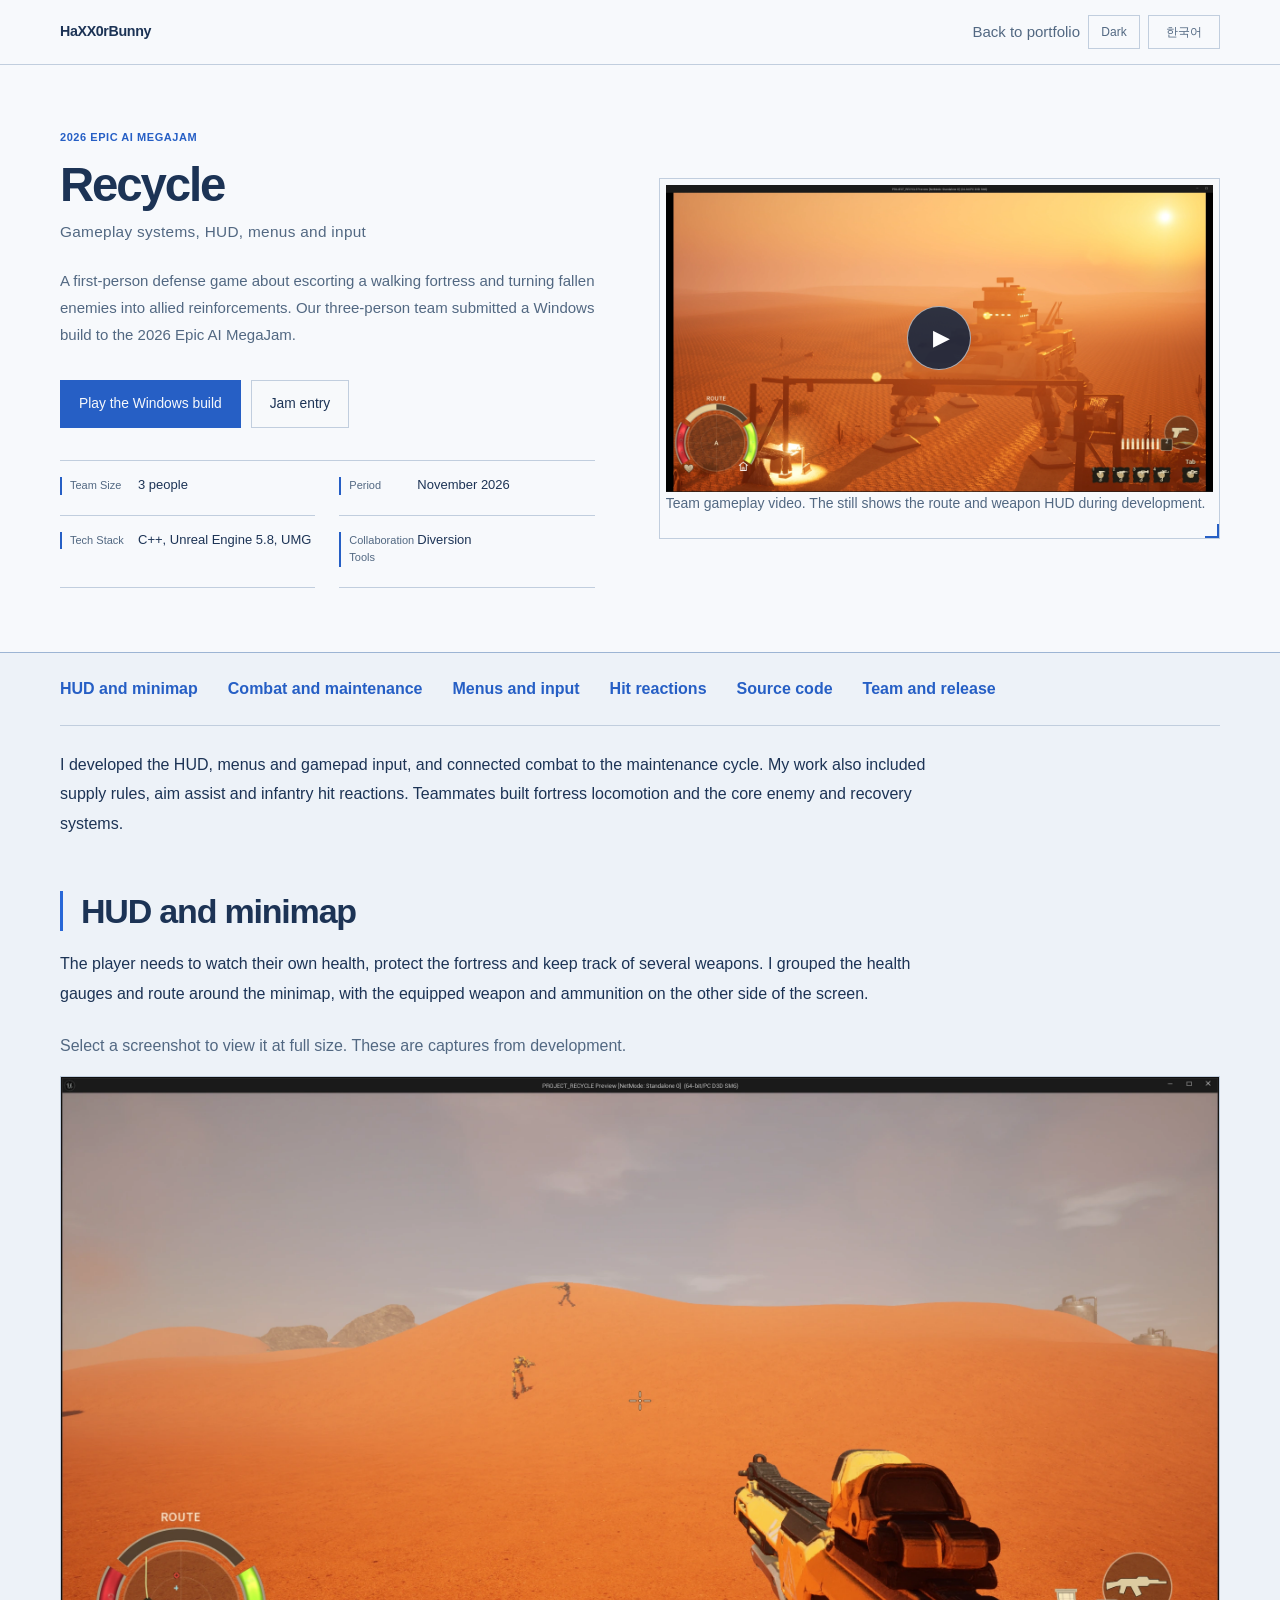
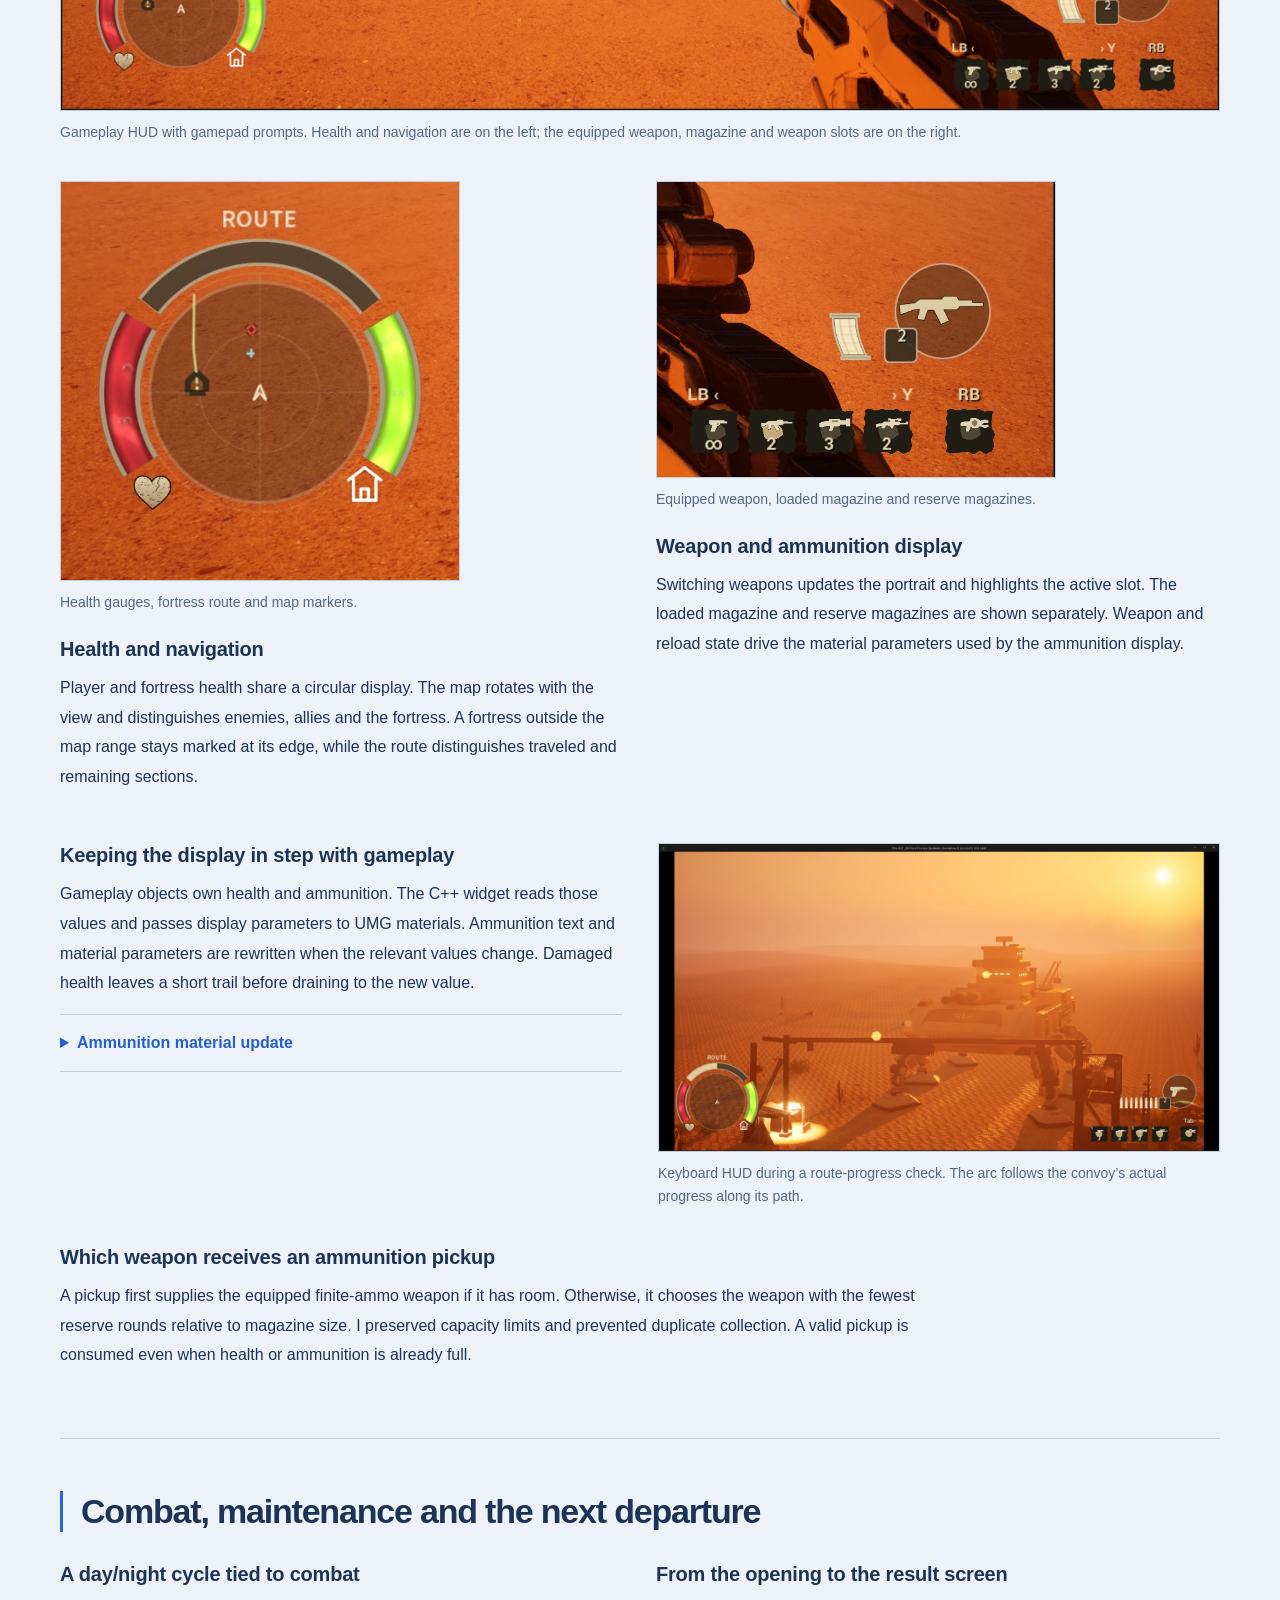
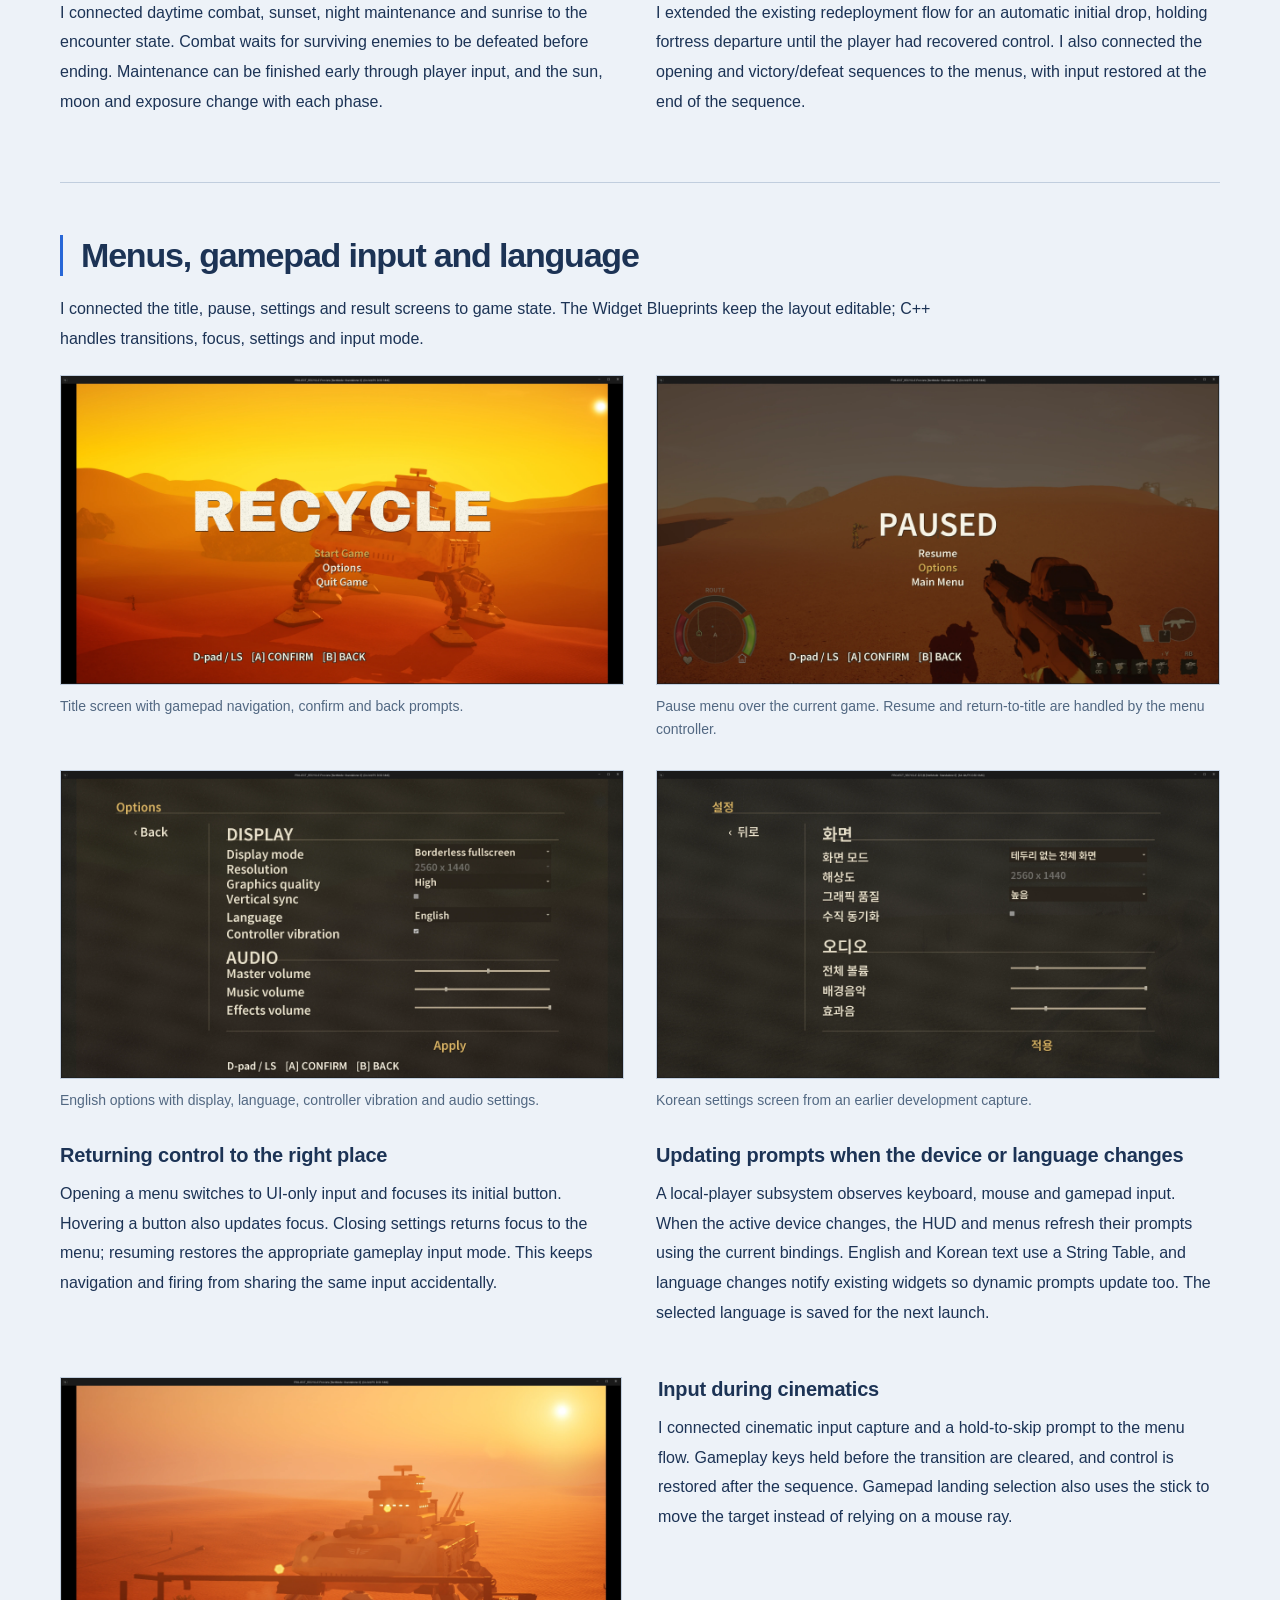
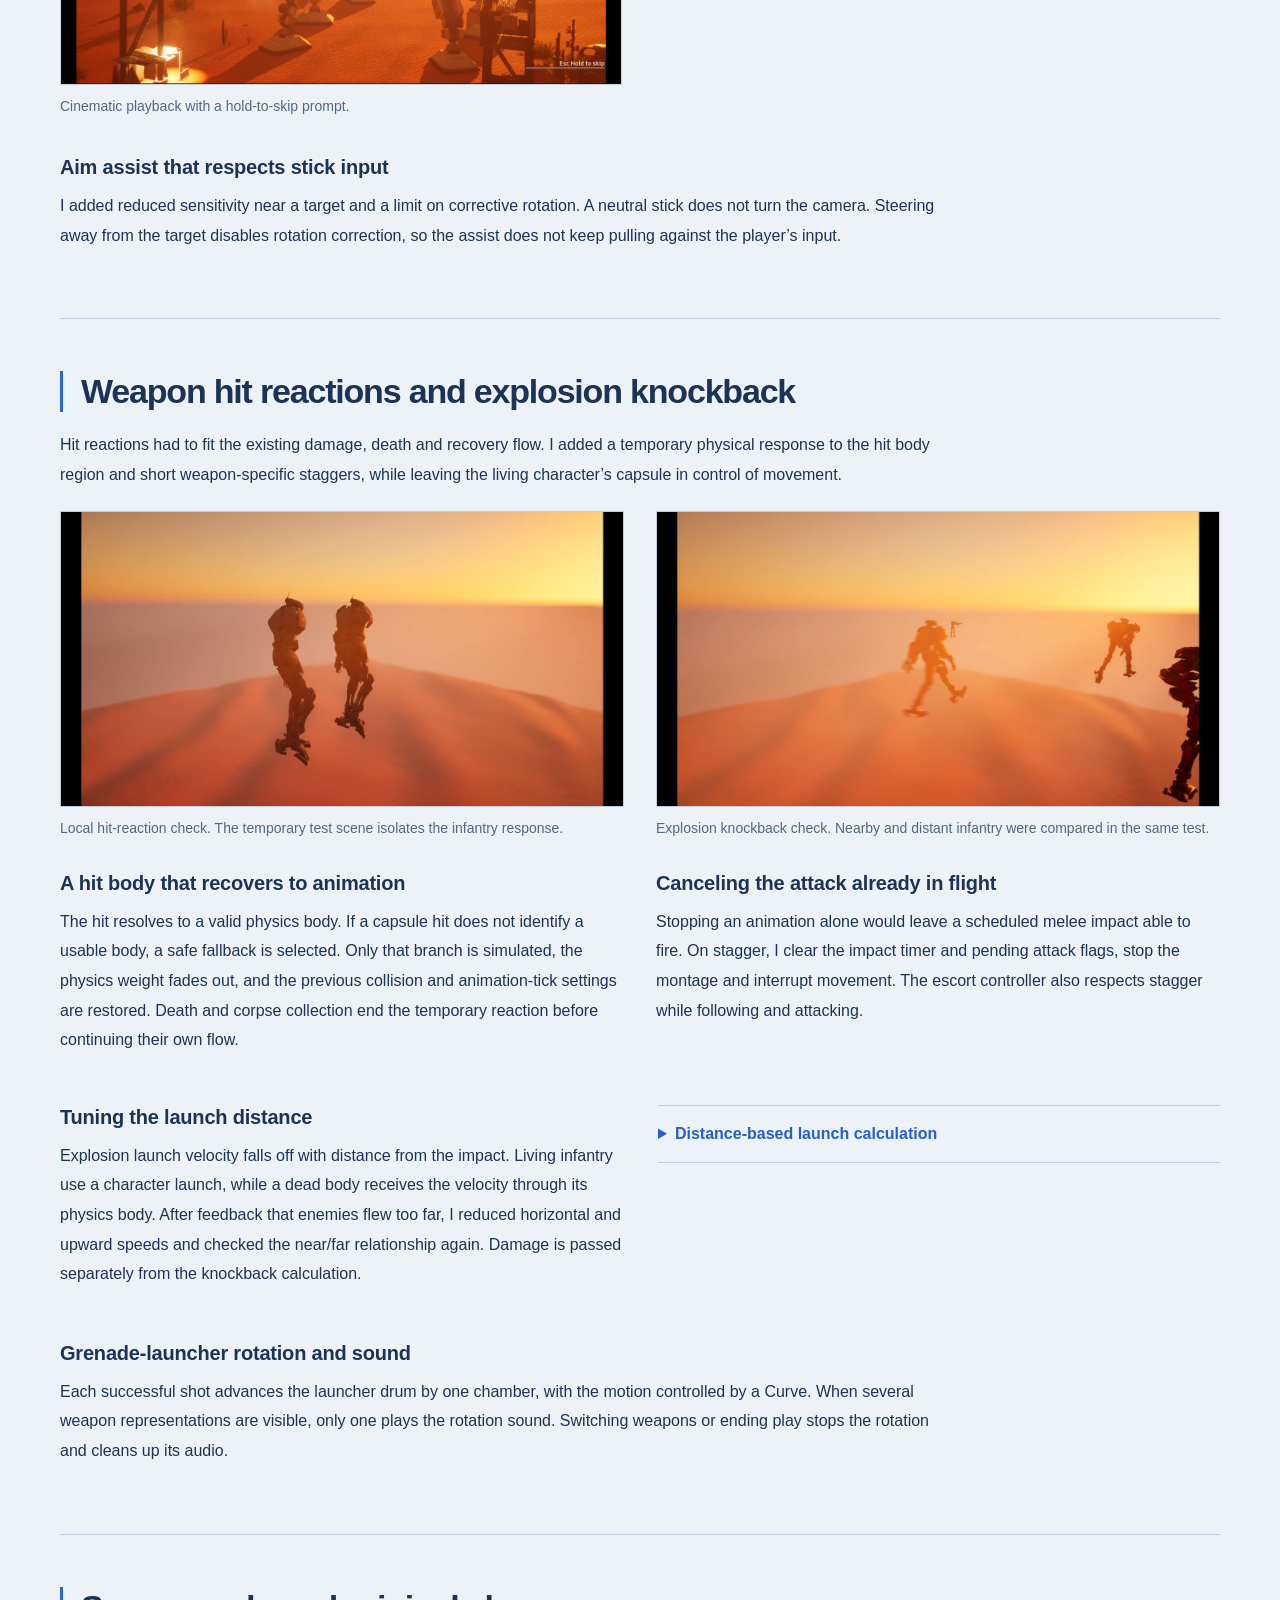
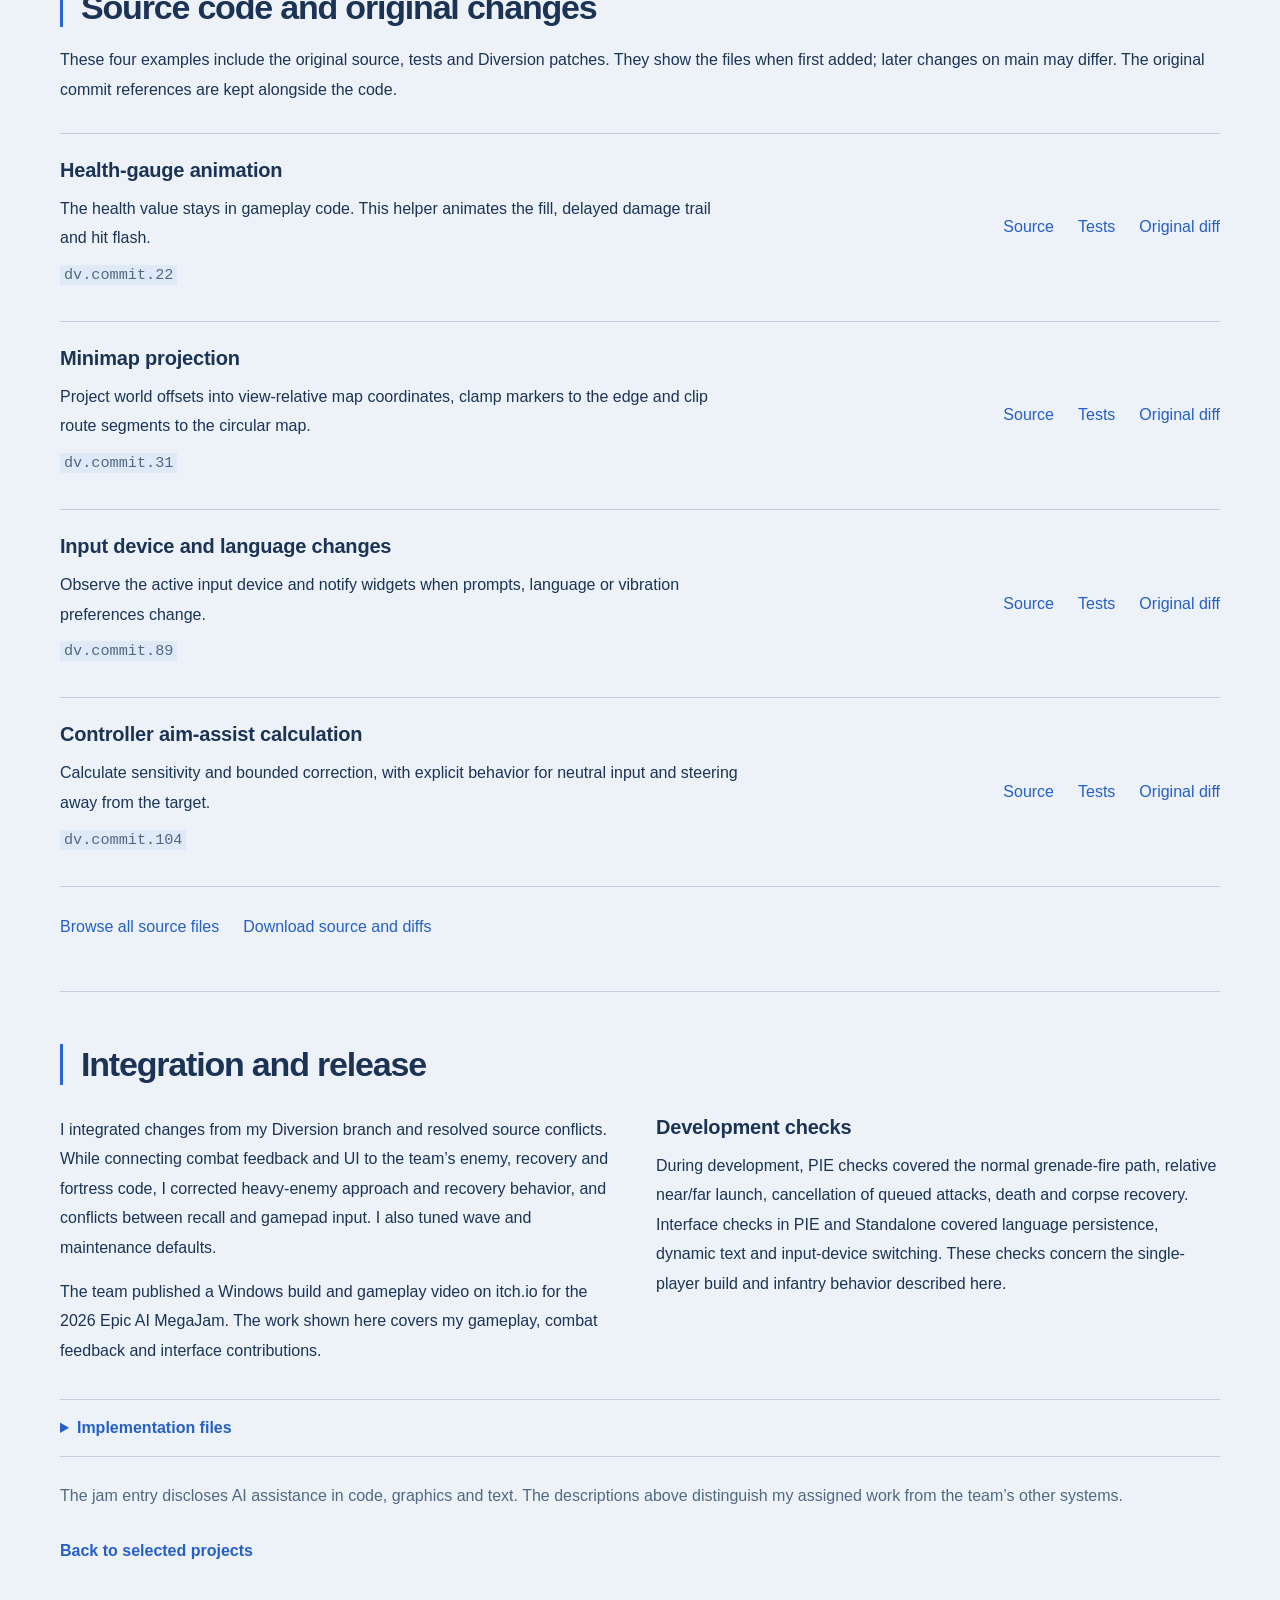
<file: recycle.html>
<!doctype html>
<html lang="en" data-color-scheme="light">
<head>
    <meta charset="utf-8">
    <meta name="viewport" content="width=device-width, initial-scale=1">
    <meta name="description" content="Recycle, a three-person Unreal Engine game-jam project. Gameplay flow, HUD and menus, gamepad input, combat feedback and selected C++ source." data-i18n-attr-content="recycle.metaDescription">
    <title data-i18n="recycle.pageTitle">Recycle | Gameplay, HUD and input</title>
    <link rel="stylesheet" href="style.css?v=20261020-hero22">
    <link rel="stylesheet" href="brand.css?v=20261108-diamond1">
    <link rel="stylesheet" href="recycle.css?v=20261124-3">
    <script defer src="analytics.js"></script>
</head>
<body class="lab-page huntress-page recycle-page">
    <header class="lab-nav"><div class="container lab-nav-content">
        <a class="lab-brand" href="index.html">HaXX0rBunny</a>
        <div class="lab-nav-actions">
            <a class="lab-back-link" href="index.html#work-recycle" data-i18n="global.backToPortfolio">Back to portfolio</a>
            <button class="theme-toggle" id="themeToggle" type="button">Dark</button>
            <button class="theme-toggle lang-toggle" id="languageToggle" type="button">한국어</button>
        </div>
    </div></header>
    <main>
        <section class="huntress-hero"><div class="container huntress-hero-grid">
            <div class="huntress-hero-copy">
                <p class="section-kicker">2026 Epic AI MegaJam</p><h1>Recycle</h1>
                <p class="huntress-hero-role" data-i18n="recycle.role">Gameplay systems, HUD, menus and input</p>
                <p class="huntress-hero-lede" data-i18n="recycle.intro">A first-person defense game about escorting a walking fortress and turning fallen enemies into allied reinforcements. Our three-person team submitted a Windows build to the 2026 Epic AI MegaJam.</p>
                <div class="huntress-hero-actions">
                    <a class="huntress-action huntress-action--primary" href="https://dkael.itch.io/recycle" target="_blank" rel="noopener noreferrer" data-i18n="recycle.build">Play the Windows build</a>
                    <a class="huntress-action" href="https://itch.io/jam/2026-epic-ai-megajam/rate/5377919" target="_blank" rel="noopener noreferrer" data-i18n="recycle.entry">Jam entry</a>
                </div>
                <dl class="huntress-hero-facts">
                    <div><dt data-i18n="global.teamSize">Team size</dt><dd data-i18n="recycle.team">3 people</dd></div>
                    <div><dt data-i18n="recycle.periodLabel">Period</dt><dd data-i18n="recycle.period">November 2026</dd></div>
                    <div><dt data-i18n="global.techStack">Tech Stack</dt><dd>C++, Unreal Engine 5.8, UMG</dd></div>
                    <div><dt data-i18n="global.collaborationTools">Collaboration Tools</dt><dd>Diversion</dd></div>
                </dl>
            </div>
            <div class="huntress-hero-media"><div class="huntress-video-frame">
                <button class="video-poster" type="button" data-video-id="MpizpxEJgNk" aria-label="Play Recycle gameplay video" data-i18n-attr-aria-label="recycle.videoLabel">
                    <img src="Assets/images/recycle/hud-keyboard.webp" alt="" width="2560" height="1400" fetchpriority="high">
                    <span class="video-poster-play" aria-hidden="true">▶</span>
                </button>
            </div><p class="rc-note" data-i18n="recycle.videoCaption">Team gameplay video. The still shows the route and weapon HUD during development.</p></div>
        </div></section>
        <nav class="rc-nav container" aria-label="Recycle sections" data-i18n-attr-aria-label="recycle.navLabel">
            <a href="#hud" data-i18n="recycle.navHud">HUD and minimap</a>
            <a href="#flow" data-i18n="recycle.navFlow">Combat and maintenance</a>
            <a href="#menus" data-i18n="recycle.navMenus">Menus and input</a>
            <a href="#combat" data-i18n="recycle.navCombat">Hit reactions</a>
            <a href="#code" data-i18n="recycle.navCode">Source code</a>
            <a href="#team" data-i18n="recycle.navTeam">Team and release</a>
        </nav>
        <div class="container rc-scope"><p data-i18n="recycle.scopeIntro">I developed the HUD, menus and gamepad input, and connected combat to the maintenance cycle. My work also included supply rules, aim assist and infantry hit reactions. Teammates built fortress locomotion and the core enemy and recovery systems.</p></div>
        <section class="rc-section container" id="hud">
            <h2 data-i18n="recycle.hudTitle">HUD and minimap</h2><p class="rc-lead" data-i18n="recycle.hudIntro">The player needs to watch their own health, protect the fortress and keep track of several weapons. I grouped the health gauges and route around the minimap, with the equipped weapon and ammunition on the other side of the screen.</p><p class="rc-note" data-i18n="recycle.imageHint">Select a screenshot to view it at full size. These are captures from development.</p>
            <figure class="rc-photo rc-photo--full"><a class="rc-image-link" href="Assets/images/recycle/hud-gamepad.webp" target="_blank" rel="noopener" aria-label="View screenshot at full size" data-i18n-attr-aria-label="recycle.openImage"><img src="Assets/images/recycle/hud-gamepad.webp" width="2560" height="1400" loading="lazy" alt="Recycle gameplay HUD with health and minimap at left and gamepad weapon prompts at right" data-i18n-attr-alt="recycle.hudAlt"></a><figcaption data-i18n="recycle.hudCaption">Gameplay HUD with gamepad prompts. Health and navigation are on the left; the equipped weapon, magazine and weapon slots are on the right.</figcaption></figure>
            <div class="rc-grid rc-hud-details">
                <div><figure class="rc-photo "><a class="rc-image-link" href="Assets/images/recycle/hud-gamepad.webp" target="_blank" rel="noopener" aria-label="View screenshot at full size" data-i18n-attr-aria-label="recycle.openImage"><span class="rc-detail rc-detail--status"><img src="Assets/images/recycle/hud-gamepad.webp" width="2560" height="1400" loading="lazy" alt="Close view of the health gauges and minimap from the gameplay screenshot" data-i18n-attr-alt="recycle.statusAlt"></span></a><figcaption data-i18n="recycle.statusCaption">Health gauges, fortress route and map markers.</figcaption></figure><h3 data-i18n="recycle.statusTitle">Health and navigation</h3><p data-i18n="recycle.statusBody">Player and fortress health share a circular display. The map rotates with the view and distinguishes enemies, allies and the fortress. A fortress outside the map range stays marked at its edge, while the route distinguishes traveled and remaining sections.</p></div>
                <div><figure class="rc-photo "><a class="rc-image-link" href="Assets/images/recycle/hud-gamepad.webp" target="_blank" rel="noopener" aria-label="View screenshot at full size" data-i18n-attr-aria-label="recycle.openImage"><span class="rc-detail rc-detail--weapon"><img src="Assets/images/recycle/hud-gamepad.webp" width="2560" height="1400" loading="lazy" alt="Close view of the equipped weapon, magazine and gamepad weapon slots" data-i18n-attr-alt="recycle.weaponAlt"></span></a><figcaption data-i18n="recycle.weaponCaption">Equipped weapon, loaded magazine and reserve magazines.</figcaption></figure><h3 data-i18n="recycle.weaponTitle">Weapon and ammunition display</h3><p data-i18n="recycle.weaponBody">Switching weapons updates the portrait and highlights the active slot. The loaded magazine and reserve magazines are shown separately. Weapon and reload state drive the material parameters used by the ammunition display.</p></div>
            </div>
            <div class="rc-split">
                <div><h3 data-i18n="recycle.hudStateTitle">Keeping the display in step with gameplay</h3><p data-i18n="recycle.hudStateBody">Gameplay objects own health and ammunition. The C++ widget reads those values and passes display parameters to UMG materials. Ammunition text and material parameters are rewritten when the relevant values change. Damaged health leaves a short trail before draining to the new value.</p><details class="rc-code"><summary data-i18n="recycle.hudCodeTitle">Ammunition material update</summary><p class="rc-code-label">RecyclePlayerHUDWidget.cpp</p><pre><code>        if (LoadedRoundsMaterial &amp;&amp; (bWeaponChanged || Loaded != LastLoaded
            || MagazineSize != LastMagazineSize || bReloading != bWasReloading))
        {
            LoadedRoundsMaterial-&gt;SetScalarParameterValue(TEXT(&quot;Weapon&quot;), Weapon);
            LoadedRoundsMaterial-&gt;SetScalarParameterValue(TEXT(&quot;Loaded&quot;), Loaded);
            LoadedRoundsMaterial-&gt;SetScalarParameterValue(TEXT(&quot;Capacity&quot;), MagazineSize);
            LoadedRoundsMaterial-&gt;SetScalarParameterValue(TEXT(&quot;Reloading&quot;), bReloading ? 1.f : 0.f);
        }</code></pre><p class="rc-note" data-i18n="recycle.codeNote">Excerpt from the project source.</p></details></div>
                <figure class="rc-photo "><a class="rc-image-link" href="Assets/images/recycle/hud-keyboard.webp" target="_blank" rel="noopener" aria-label="View screenshot at full size" data-i18n-attr-aria-label="recycle.openImage"><img src="Assets/images/recycle/hud-keyboard.webp" width="2560" height="1400" loading="lazy" alt="Keyboard HUD showing the convoy route progress and weapon display" data-i18n-attr-alt="recycle.routeAlt"></a><figcaption data-i18n="recycle.routeCaption">Keyboard HUD during a route-progress check. The arc follows the convoy’s actual progress along its path.</figcaption></figure>
            </div>
            <div class="rc-text-block"><h3 data-i18n="recycle.pickupTitle">Which weapon receives an ammunition pickup</h3><p data-i18n="recycle.pickupBody">A pickup first supplies the equipped finite-ammo weapon if it has room. Otherwise, it chooses the weapon with the fewest reserve rounds relative to magazine size. I preserved capacity limits and prevented duplicate collection. A valid pickup is consumed even when health or ammunition is already full.</p></div>
        </section>
        <section class="rc-section container" id="flow">
            <h2 data-i18n="recycle.flowTitle">Combat, maintenance and the next departure</h2>
            <div class="rc-grid rc-text-columns">
                <article><h3 data-i18n="recycle.dayNightTitle">A day/night cycle tied to combat</h3><p data-i18n="recycle.dayNightBody">I connected daytime combat, sunset, night maintenance and sunrise to the encounter state. Combat waits for surviving enemies to be defeated before ending. Maintenance can be finished early through player input, and the sun, moon and exposure change with each phase.</p></article>
                <article><h3 data-i18n="recycle.deploymentTitle">From the opening to the result screen</h3><p data-i18n="recycle.deploymentBody">I extended the existing redeployment flow for an automatic initial drop, holding fortress departure until the player had recovered control. I also connected the opening and victory/defeat sequences to the menus, with input restored at the end of the sequence.</p></article>
            </div>
        </section>
        <section class="rc-section container" id="menus">
            <h2 data-i18n="recycle.menuTitle">Menus, gamepad input and language</h2><p class="rc-lead" data-i18n="recycle.menuIntro">I connected the title, pause, settings and result screens to game state. The Widget Blueprints keep the layout editable; C++ handles transitions, focus, settings and input mode.</p>
            <div class="rc-grid rc-menu-gallery">
                <figure class="rc-photo "><a class="rc-image-link" href="Assets/images/recycle/menu-title.webp" target="_blank" rel="noopener" aria-label="View screenshot at full size" data-i18n-attr-aria-label="recycle.openImage"><img src="Assets/images/recycle/menu-title.webp" width="2560" height="1400" loading="lazy" alt="Recycle title screen with gamepad confirm and back prompts" data-i18n-attr-alt="recycle.titleAlt"></a><figcaption data-i18n="recycle.titleCaption">Title screen with gamepad navigation, confirm and back prompts.</figcaption></figure>
                <figure class="rc-photo "><a class="rc-image-link" href="Assets/images/recycle/menu-pause.webp" target="_blank" rel="noopener" aria-label="View screenshot at full size" data-i18n-attr-aria-label="recycle.openImage"><img src="Assets/images/recycle/menu-pause.webp" width="2560" height="1400" loading="lazy" alt="Recycle pause menu over the gameplay screen" data-i18n-attr-alt="recycle.pauseAlt"></a><figcaption data-i18n="recycle.pauseCaption">Pause menu over the current game. Resume and return-to-title are handled by the menu controller.</figcaption></figure>
                <figure class="rc-photo "><a class="rc-image-link" href="Assets/images/recycle/settings-en.webp" target="_blank" rel="noopener" aria-label="View screenshot at full size" data-i18n-attr-aria-label="recycle.openImage"><img src="Assets/images/recycle/settings-en.webp" width="2560" height="1400" loading="lazy" alt="English options screen with display, language, vibration and audio settings" data-i18n-attr-alt="recycle.settingsEnAlt"></a><figcaption data-i18n="recycle.settingsEnCaption">English options with display, language, controller vibration and audio settings.</figcaption></figure>
                <figure class="rc-photo "><a class="rc-image-link" href="Assets/images/recycle/settings-ko.webp" target="_blank" rel="noopener" aria-label="View screenshot at full size" data-i18n-attr-aria-label="recycle.openImage"><img src="Assets/images/recycle/settings-ko.webp" width="2560" height="1400" loading="lazy" alt="Korean settings screen during development" data-i18n-attr-alt="recycle.settingsKoAlt"></a><figcaption data-i18n="recycle.settingsKoCaption">Korean settings screen from an earlier development capture.</figcaption></figure>
            </div>
            <div class="rc-grid rc-text-columns"><article><h3 data-i18n="recycle.focusTitle">Returning control to the right place</h3><p data-i18n="recycle.focusBody">Opening a menu switches to UI-only input and focuses its initial button. Hovering a button also updates focus. Closing settings returns focus to the menu; resuming restores the appropriate gameplay input mode. This keeps navigation and firing from sharing the same input accidentally.</p></article><article><h3 data-i18n="recycle.languageTitle">Updating prompts when the device or language changes</h3><p data-i18n="recycle.languageBody">A local-player subsystem observes keyboard, mouse and gamepad input. When the active device changes, the HUD and menus refresh their prompts using the current bindings. English and Korean text use a String Table, and language changes notify existing widgets so dynamic prompts update too. The selected language is saved for the next launch.</p></article></div>
            <div class="rc-split">
                <figure class="rc-photo "><a class="rc-image-link" href="Assets/images/recycle/cinematic-skip.webp" target="_blank" rel="noopener" aria-label="View screenshot at full size" data-i18n-attr-aria-label="recycle.openImage"><img src="Assets/images/recycle/cinematic-skip.webp" width="2560" height="1400" loading="lazy" alt="Fortress cinematic with a hold-to-skip prompt at the lower right" data-i18n-attr-alt="recycle.cinematicAlt"></a><figcaption data-i18n="recycle.cinematicCaption">Cinematic playback with a hold-to-skip prompt.</figcaption></figure>
                <div><h3 data-i18n="recycle.cinematicTitle">Input during cinematics</h3><p data-i18n="recycle.cinematicBody">I connected cinematic input capture and a hold-to-skip prompt to the menu flow. Gameplay keys held before the transition are cleared, and control is restored after the sequence. Gamepad landing selection also uses the stick to move the target instead of relying on a mouse ray.</p></div>
            </div>
            <div class="rc-text-block"><h3 data-i18n="recycle.aimTitle">Aim assist that respects stick input</h3><p data-i18n="recycle.aimBody">I added reduced sensitivity near a target and a limit on corrective rotation. A neutral stick does not turn the camera. Steering away from the target disables rotation correction, so the assist does not keep pulling against the player’s input.</p></div>
        </section>
        <section class="rc-section container" id="combat">
            <h2 data-i18n="recycle.combatTitle">Weapon hit reactions and explosion knockback</h2><p class="rc-lead" data-i18n="recycle.combatIntro">Hit reactions had to fit the existing damage, death and recovery flow. I added a temporary physical response to the hit body region and short weapon-specific staggers, while leaving the living character’s capsule in control of movement.</p>
            <div class="rc-grid rc-combat-gallery">
                <figure class="rc-photo "><a class="rc-image-link" href="Assets/images/recycle/hit-reaction.webp" target="_blank" rel="noopener" aria-label="View screenshot at full size" data-i18n-attr-aria-label="recycle.openImage"><img src="Assets/images/recycle/hit-reaction.webp" width="1384" height="723" loading="lazy" alt="Infantry reacting to a local hit in a dedicated development test scene" data-i18n-attr-alt="recycle.hitAlt"></a><figcaption data-i18n="recycle.hitCaption">Local hit-reaction check. The temporary test scene isolates the infantry response.</figcaption></figure>
                <figure class="rc-photo "><a class="rc-image-link" href="Assets/images/recycle/explosion.webp" target="_blank" rel="noopener" aria-label="View screenshot at full size" data-i18n-attr-aria-label="recycle.openImage"><img src="Assets/images/recycle/explosion.webp" width="1384" height="723" loading="lazy" alt="Infantry launched into the air by an explosion in a development test scene" data-i18n-attr-alt="recycle.explosionAlt"></a><figcaption data-i18n="recycle.explosionCaption">Explosion knockback check. Nearby and distant infantry were compared in the same test.</figcaption></figure>
            </div>
            <div class="rc-grid rc-text-columns"><article><h3 data-i18n="recycle.reactionTitle">A hit body that recovers to animation</h3><p data-i18n="recycle.reactionBody">The hit resolves to a valid physics body. If a capsule hit does not identify a usable body, a safe fallback is selected. Only that branch is simulated, the physics weight fades out, and the previous collision and animation-tick settings are restored. Death and corpse collection end the temporary reaction before continuing their own flow.</p></article><article><h3 data-i18n="recycle.cancelTitle">Canceling the attack already in flight</h3><p data-i18n="recycle.cancelBody">Stopping an animation alone would leave a scheduled melee impact able to fire. On stagger, I clear the impact timer and pending attack flags, stop the montage and interrupt movement. The escort controller also respects stagger while following and attacking.</p></article></div>
            <div class="rc-split"><div><h3 data-i18n="recycle.blastTitle">Tuning the launch distance</h3><p data-i18n="recycle.blastBody">Explosion launch velocity falls off with distance from the impact. Living infantry use a character launch, while a dead body receives the velocity through its physics body. After feedback that enemies flew too far, I reduced horizontal and upward speeds and checked the near/far relationship again. Damage is passed separately from the knockback calculation.</p></div><details class="rc-code"><summary data-i18n="recycle.blastCodeTitle">Distance-based launch calculation</summary><p class="rc-code-label">RecycleWeaponComponent.cpp</p><pre><code>    const float InnerRadius = FMath::Clamp(ExplosionInnerRadius, 0.f, Radius - 1.f);
    const float Falloff = 1.f - FMath::Clamp((Distance - InnerRadius) / (Radius - InnerRadius), 0.f, 1.f);
    FVector Direction = Offset.GetSafeNormal2D();
    if (Direction.IsNearlyZero()) Direction = FVector::ForwardVector;
    return Direction * FMath::Max(0.f, ExplosionLaunchSpeed) * Falloff
        + FVector::UpVector * FMath::Max(0.f, ExplosionUpSpeed) * Falloff;</code></pre><p class="rc-note" data-i18n="recycle.codeNote">Excerpt from the project source.</p></details></div>
            <div class="rc-text-block"><h3 data-i18n="recycle.drumTitle">Grenade-launcher rotation and sound</h3><p data-i18n="recycle.drumBody">Each successful shot advances the launcher drum by one chamber, with the motion controlled by a Curve. When several weapon representations are visible, only one plays the rotation sound. Switching weapons or ending play stops the rotation and cleans up its audio.</p></div>
        </section>
        <section class="rc-section container" id="code">
            <h2 data-i18n="recycle.codeTitle">Source code and original changes</h2><p data-i18n="recycle.codeIntro">These four examples include the original source, tests and Diversion patches. They show the files when first added; later changes on main may differ. The original commit references are kept alongside the code.</p>
            <ul class="rc-source-list"><li><div><h3 data-i18n="recycle.sampleGauge">Health-gauge animation</h3><p data-i18n="recycle.sampleGaugeBody">The health value stays in gameplay code. This helper animates the fill, delayed damage trail and hit flash.</p><p class="rc-note"><code>dv.commit.22</code></p></div><div class="rc-source-links"><a href="https://github.com/HaXX0rBunny/HaXX0rBunny.github.io/blob/main/code/recycle/Source/PROJECT_RECYCLE/Defense/UI/RecycleHealthGaugeAnimation.cpp" target="_blank" rel="noopener noreferrer" data-i18n="recycle.viewSource">Source</a><a href="https://github.com/HaXX0rBunny/HaXX0rBunny.github.io/blob/main/code/recycle/Source/PROJECT_RECYCLE/Defense/Tests/RecycleHealthGaugeAnimationTest.cpp" target="_blank" rel="noopener noreferrer" data-i18n="recycle.viewTests">Tests</a><a href="https://github.com/HaXX0rBunny/HaXX0rBunny.github.io/blob/main/code/recycle/patches/22/UI/RecycleHealthGaugeAnimation.cpp.patch" target="_blank" rel="noopener noreferrer" data-i18n="recycle.viewPatch">Original diff</a></div></li><li><div><h3 data-i18n="recycle.sampleMinimap">Minimap projection</h3><p data-i18n="recycle.sampleMinimapBody">Project world offsets into view-relative map coordinates, clamp markers to the edge and clip route segments to the circular map.</p><p class="rc-note"><code>dv.commit.31</code></p></div><div class="rc-source-links"><a href="https://github.com/HaXX0rBunny/HaXX0rBunny.github.io/blob/main/code/recycle/Source/PROJECT_RECYCLE/Defense/UI/RecycleMinimapProjection.h" target="_blank" rel="noopener noreferrer" data-i18n="recycle.viewSource">Source</a><a href="https://github.com/HaXX0rBunny/HaXX0rBunny.github.io/blob/main/code/recycle/Source/PROJECT_RECYCLE/Defense/Tests/RecycleMinimapTest.cpp" target="_blank" rel="noopener noreferrer" data-i18n="recycle.viewTests">Tests</a><a href="https://github.com/HaXX0rBunny/HaXX0rBunny.github.io/blob/main/code/recycle/patches/31/UI/RecycleMinimapProjection.h.patch" target="_blank" rel="noopener noreferrer" data-i18n="recycle.viewPatch">Original diff</a></div></li><li><div><h3 data-i18n="recycle.sampleInterface">Input device and language changes</h3><p data-i18n="recycle.sampleInterfaceBody">Observe the active input device and notify widgets when prompts, language or vibration preferences change.</p><p class="rc-note"><code>dv.commit.89</code></p></div><div class="rc-source-links"><a href="https://github.com/HaXX0rBunny/HaXX0rBunny.github.io/blob/main/code/recycle/Source/PROJECT_RECYCLE/Defense/UI/RecycleInterfaceSubsystem.cpp" target="_blank" rel="noopener noreferrer" data-i18n="recycle.viewSource">Source</a><a href="https://github.com/HaXX0rBunny/HaXX0rBunny.github.io/blob/main/code/recycle/Source/PROJECT_RECYCLE/Defense/Tests/RecycleInterfaceTest.cpp" target="_blank" rel="noopener noreferrer" data-i18n="recycle.viewTests">Tests</a><a href="https://github.com/HaXX0rBunny/HaXX0rBunny.github.io/blob/main/code/recycle/patches/89/UI/RecycleInterfaceSubsystem.cpp.patch" target="_blank" rel="noopener noreferrer" data-i18n="recycle.viewPatch">Original diff</a></div></li><li><div><h3 data-i18n="recycle.sampleAim">Controller aim-assist calculation</h3><p data-i18n="recycle.sampleAimBody">Calculate sensitivity and bounded correction, with explicit behavior for neutral input and steering away from the target.</p><p class="rc-note"><code>dv.commit.104</code></p></div><div class="rc-source-links"><a href="https://github.com/HaXX0rBunny/HaXX0rBunny.github.io/blob/main/code/recycle/Source/PROJECT_RECYCLE/Defense/RecycleAimAssist.h" target="_blank" rel="noopener noreferrer" data-i18n="recycle.viewSource">Source</a><a href="https://github.com/HaXX0rBunny/HaXX0rBunny.github.io/blob/main/code/recycle/Source/PROJECT_RECYCLE/Defense/Tests/RecycleAimAssistTest.cpp" target="_blank" rel="noopener noreferrer" data-i18n="recycle.viewTests">Tests</a><a href="https://github.com/HaXX0rBunny/HaXX0rBunny.github.io/blob/main/code/recycle/patches/104/RecycleAimAssist.h.patch" target="_blank" rel="noopener noreferrer" data-i18n="recycle.viewPatch">Original diff</a></div></li></ul>
            <div class="rc-source-actions">
                <a href="https://github.com/HaXX0rBunny/HaXX0rBunny.github.io/blob/main/code/recycle/README.md" target="_blank" rel="noopener noreferrer" data-i18n="recycle.sourceCollection">Browse all source files</a>
                <a href="Assets/downloads/Recycle_Code_Extracts.zip" download data-i18n="recycle.downloadCode">Download source and diffs</a>
            </div>
        </section>
        <section class="rc-section container" id="team">
            <h2 data-i18n="recycle.teamTitle">Integration and release</h2>
            <div class="rc-grid rc-text-columns"><div><p data-i18n="recycle.teamBody">I integrated changes from my Diversion branch and resolved source conflicts. While connecting combat feedback and UI to the team’s enemy, recovery and fortress code, I corrected heavy-enemy approach and recovery behavior, and conflicts between recall and gamepad input. I also tuned wave and maintenance defaults.</p><p data-i18n="recycle.releaseBody">The team published a Windows build and gameplay video on itch.io for the 2026 Epic AI MegaJam. The work shown here covers my gameplay, combat feedback and interface contributions.</p></div><div><h3 data-i18n="recycle.checksTitle">Development checks</h3><p data-i18n="recycle.checksBody">During development, PIE checks covered the normal grenade-fire path, relative near/far launch, cancellation of queued attacks, death and corpse recovery. Interface checks in PIE and Standalone covered language persistence, dynamic text and input-device switching. These checks concern the single-player build and infantry behavior described here.</p></div></div>
            <details class="rc-files"><summary data-i18n="recycle.sourceTitle">Implementation files</summary>
                <dl>
                    <div><dt data-i18n="recycle.sourceHud">HUD state and presentation</dt><dd>RecyclePlayerHUDWidget / RecycleMinimapWidget / RecycleHealthGaugeAnimation</dd></div>
                    <div><dt data-i18n="recycle.sourceInput">Menu focus and device/language changes</dt><dd>RecycleMenuController / RecycleMenuWidget / RecycleInterfaceSubsystem</dd></div>
                    <div><dt data-i18n="recycle.sourceCombat">Weapon hit handling and temporary physical reaction</dt><dd>RecycleWeaponComponent / RecycleDefenseUnit</dd></div>
                    <div><dt data-i18n="recycle.sourceFlow">Day/night and departure flow</dt><dd>RecycleDaylight / RecycleDefenseMode</dd></div>
                    <div><dt data-i18n="recycle.sourceWeapons">Supply rules and weapon presentation</dt><dd>RecycleSupplyPickup / RecycleWeaponComponent / RecycleWeaponActor</dd></div>
                    <div><dt data-i18n="recycle.sourceAim">Gamepad aim assist</dt><dd>RecycleAimAssist / RecycleDefensePlayer</dd></div>
                </dl>
            </details>
            <p class="rc-note rc-disclosure" data-i18n="recycle.ai">The jam entry discloses AI assistance in code, graphics and text. The descriptions above distinguish my assigned work from the team’s other systems.</p>
            <a class="rc-back" href="index.html#work-recycle" data-i18n="recycle.back">Back to selected projects</a>
        </section>
    </main>
    <script src="locale.js?v=20261124-recycle3"></script>
    <script src="detail-shell.js"></script>
</body>
</html>
</file>
<file: style.css>
:root {
    /* Primitive Color Tokens */
    --color-white: rgba(255, 255, 255, 1);
    --color-black: rgba(0, 0, 0, 1);
    --color-cream-50: rgba(252, 252, 249, 1);
    --color-cream-100: rgba(255, 255, 253, 1);
    --color-gray-200: rgba(245, 245, 245, 1);
    --color-gray-300: rgba(167, 169, 169, 1);
    --color-gray-400: rgba(119, 124, 124, 1);
    --color-slate-500: rgba(98, 108, 113, 1);
    --color-brown-600: rgba(94, 82, 64, 1);
    --color-charcoal-700: rgba(31, 33, 33, 1);
    --color-charcoal-800: rgba(38, 40, 40, 1);
    --color-slate-900: rgba(19, 52, 59, 1);
    --color-teal-300: rgba(50, 184, 198, 1);
    --color-teal-400: rgba(45, 166, 178, 1);
    --color-teal-500: rgba(33, 128, 141, 1);
    --color-teal-600: rgba(29, 116, 128, 1);
    --color-teal-700: rgba(26, 104, 115, 1);
    --color-teal-800: rgba(41, 150, 161, 1);
    --color-red-400: rgba(255, 84, 89, 1);
    --color-red-500: rgba(192, 21, 47, 1);
    --color-orange-400: rgba(230, 129, 97, 1);
    --color-orange-500: rgba(168, 75, 47, 1);
    /* RGB versions for opacity control */
    --color-brown-600-rgb: 94, 82, 64;
    --color-teal-500-rgb: 33, 128, 141;
    --color-slate-900-rgb: 19, 52, 59;
    --color-slate-500-rgb: 98, 108, 113;
    --color-red-500-rgb: 192, 21, 47;
    --color-red-400-rgb: 255, 84, 89;
    --color-orange-500-rgb: 168, 75, 47;
    --color-orange-400-rgb: 230, 129, 97;
    /* Background color tokens (Light Mode) */
    --color-bg-1: rgba(59, 130, 246, 0.08); /* Light blue */
    --color-bg-2: rgba(245, 158, 11, 0.08); /* Light yellow */
    --color-bg-3: rgba(34, 197, 94, 0.08); /* Light green */
    --color-bg-4: rgba(239, 68, 68, 0.08); /* Light red */
    --color-bg-5: rgba(147, 51, 234, 0.08); /* Light purple */
    --color-bg-6: rgba(249, 115, 22, 0.08); /* Light orange */
    --color-bg-7: rgba(236, 72, 153, 0.08); /* Light pink */
    --color-bg-8: rgba(6, 182, 212, 0.08); /* Light cyan */
    /* Semantic Color Tokens (Light Mode) */
    --color-background: var(--color-cream-50);
    --color-surface: var(--color-cream-100);
    --color-text: var(--color-slate-900);
    --color-text-secondary: var(--color-slate-500);
    --color-primary: var(--color-teal-500);
    --color-primary-hover: var(--color-teal-600);
    --color-primary-active: var(--color-teal-700);
    --color-secondary: rgba(var(--color-brown-600-rgb), 0.12);
    --color-secondary-hover: rgba(var(--color-brown-600-rgb), 0.2);
    --color-secondary-active: rgba(var(--color-brown-600-rgb), 0.25);
    --color-border: rgba(var(--color-brown-600-rgb), 0.2);
    --color-btn-primary-text: var(--color-cream-50);
    --color-card-border: rgba(var(--color-brown-600-rgb), 0.12);
    --color-card-border-inner: rgba(var(--color-brown-600-rgb), 0.12);
    --color-error: var(--color-red-500);
    --color-success: var(--color-teal-500);
    --color-warning: var(--color-orange-500);
    --color-info: var(--color-slate-500);
    --color-focus-ring: rgba(var(--color-teal-500-rgb), 0.4);
    --color-select-caret: rgba(var(--color-slate-900-rgb), 0.8);
    /* Common style patterns */
    --focus-ring: 0 0 0 3px var(--color-focus-ring);
    --focus-outline: 2px solid var(--color-primary);
    --status-bg-opacity: 0.15;
    --status-border-opacity: 0.25;
    --select-caret-light: url("data:image/svg+xml,%3Csvg xmlns='http://www.w3.org/2000/svg' width='16' height='16' viewBox='0 0 24 24' fill='none' stroke='%23134252' stroke-width='2' stroke-linecap='round' stroke-linejoin='round'%3E%3Cpolyline points='6 9 12 15 18 9'%3E%3C/polyline%3E%3C/svg%3E");
    --select-caret-dark: url("data:image/svg+xml,%3Csvg xmlns='http://www.w3.org/2000/svg' width='16' height='16' viewBox='0 0 24 24' fill='none' stroke='%23f5f5f5' stroke-width='2' stroke-linecap='round' stroke-linejoin='round'%3E%3Cpolyline points='6 9 12 15 18 9'%3E%3C/polyline%3E%3C/svg%3E");
    /* RGB versions for opacity control */
    --color-success-rgb: 33, 128, 141;
    --color-error-rgb: 192, 21, 47;
    --color-warning-rgb: 168, 75, 47;
    --color-info-rgb: 98, 108, 113;
    /* Typography */
    --font-family-base: -apple-system, BlinkMacSystemFont, "Segoe UI", "Malgun Gothic", sans-serif;
    --font-family-mono: "Berkeley Mono", ui-monospace, SFMono-Regular, Menlo, Monaco, Consolas, monospace;
    --font-size-xs: 11px;
    --font-size-sm: 12px;
    --font-size-base: 14px;
    --font-size-md: 14px;
    --font-size-lg: 16px;
    --font-size-xl: 18px;
    --font-size-2xl: 20px;
    --font-size-3xl: 24px;
    --font-size-4xl: 30px;
    --font-weight-normal: 400;
    --font-weight-medium: 500;
    --font-weight-semibold: 550;
    --font-weight-bold: 600;
    --line-height-tight: 1.2;
    --line-height-normal: 1.5;
    --letter-spacing-tight: -0.01em;
    /* Spacing */
    --space-0: 0;
    --space-1: 1px;
    --space-2: 2px;
    --space-4: 4px;
    --space-6: 6px;
    --space-8: 8px;
    --space-10: 10px;
    --space-12: 12px;
    --space-16: 16px;
    --space-20: 20px;
    --space-24: 24px;
    --space-32: 32px;
    /* Border Radius */
    --radius-sm: 6px;
    --radius-base: 8px;
    --radius-md: 10px;
    --radius-lg: 12px;
    --radius-full: 9999px;
    /* Shadows */
    --shadow-xs: 0 1px 2px rgba(0, 0, 0, 0.02);
    --shadow-sm: 0 1px 3px rgba(0, 0, 0, 0.04), 0 1px 2px rgba(0, 0, 0, 0.02);
    --shadow-md: 0 4px 6px -1px rgba(0, 0, 0, 0.04), 0 2px 4px -1px rgba(0, 0, 0, 0.02);
    --shadow-lg: 0 10px 15px -3px rgba(0, 0, 0, 0.04), 0 4px 6px -2px rgba(0, 0, 0, 0.02);
    --shadow-inset-sm: inset 0 1px 0 rgba(255, 255, 255, 0.15), inset 0 -1px 0 rgba(0, 0, 0, 0.03);
    /* Animation */
    --duration-fast: 150ms;
    --duration-normal: 250ms;
    --ease-standard: cubic-bezier(0.16, 1, 0.3, 1);
    /* Layout */
    --container-sm: 640px;
    --container-md: 768px;
    --container-lg: 1024px;
    --container-xl: 1280px;
}
/* Dark mode colors */
@media (prefers-color-scheme: dark) {
    :root {
        /* RGB versions for opacity control (Dark Mode) */
        --color-gray-400-rgb: 119, 124, 124;
        --color-teal-300-rgb: 50, 184, 198;
        --color-gray-300-rgb: 167, 169, 169;
        --color-gray-200-rgb: 245, 245, 245;
        /* Background color tokens (Dark Mode) */
        --color-bg-1: rgba(29, 78, 216, 0.15); /* Dark blue */
        --color-bg-2: rgba(180, 83, 9, 0.15); /* Dark yellow */
        --color-bg-3: rgba(21, 128, 61, 0.15); /* Dark green */
        --color-bg-4: rgba(185, 28, 28, 0.15); /* Dark red */
        --color-bg-5: rgba(107, 33, 168, 0.15); /* Dark purple */
        --color-bg-6: rgba(194, 65, 12, 0.15); /* Dark orange */
        --color-bg-7: rgba(190, 24, 93, 0.15); /* Dark pink */
        --color-bg-8: rgba(8, 145, 178, 0.15); /* Dark cyan */
        /* Semantic Color Tokens (Dark Mode) */
        --color-background: var(--color-charcoal-700);
        --color-surface: var(--color-charcoal-800);
        --color-text: var(--color-gray-200);
        --color-text-secondary: rgba(var(--color-gray-300-rgb), 0.7);
        --color-primary: var(--color-teal-300);
        --color-primary-hover: var(--color-teal-400);
        --color-primary-active: var(--color-teal-800);
        --color-secondary: rgba(var(--color-gray-400-rgb), 0.15);
        --color-secondary-hover: rgba(var(--color-gray-400-rgb), 0.25);
        --color-secondary-active: rgba(var(--color-gray-400-rgb), 0.3);
        --color-border: rgba(var(--color-gray-400-rgb), 0.3);
        --color-error: var(--color-red-400);
        --color-success: var(--color-teal-300);
        --color-warning: var(--color-orange-400);
        --color-info: var(--color-gray-300);
        --color-focus-ring: rgba(var(--color-teal-300-rgb), 0.4);
        --color-btn-primary-text: var(--color-slate-900);
        --color-card-border: rgba(var(--color-gray-400-rgb), 0.2);
        --color-card-border-inner: rgba(var(--color-gray-400-rgb), 0.15);
        --shadow-inset-sm: inset 0 1px 0 rgba(255, 255, 255, 0.1), inset 0 -1px 0 rgba(0, 0, 0, 0.15);
        --button-border-secondary: rgba(var(--color-gray-400-rgb), 0.2);
        --color-border-secondary: rgba(var(--color-gray-400-rgb), 0.2);
        --color-select-caret: rgba(var(--color-gray-200-rgb), 0.8);
        /* Common style patterns - updated for dark mode */
        --focus-ring: 0 0 0 3px var(--color-focus-ring);
        --focus-outline: 2px solid var(--color-primary);
        --status-bg-opacity: 0.15;
        --status-border-opacity: 0.25;
        --select-caret-light: url("data:image/svg+xml,%3Csvg xmlns='http://www.w3.org/2000/svg' width='16' height='16' viewBox='0 0 24 24' fill='none' stroke='%23134252' stroke-width='2' stroke-linecap='round' stroke-linejoin='round'%3E%3Cpolyline points='6 9 12 15 18 9'%3E%3C/polyline%3E%3C/svg%3E");
        --select-caret-dark: url("data:image/svg+xml,%3Csvg xmlns='http://www.w3.org/2000/svg' width='16' height='16' viewBox='0 0 24 24' fill='none' stroke='%23f5f5f5' stroke-width='2' stroke-linecap='round' stroke-linejoin='round'%3E%3Cpolyline points='6 9 12 15 18 9'%3E%3C/polyline%3E%3C/svg%3E");
        /* RGB versions for dark mode */
        --color-success-rgb: var(--color-teal-300-rgb);
        --color-error-rgb: var(--color-red-400-rgb);
        --color-warning-rgb: var(--color-orange-400-rgb);
        --color-info-rgb: var(--color-gray-300-rgb);
    }
}
/* Data attribute for manual theme switching */
[data-color-scheme="dark"] {
    /* RGB versions for opacity control (dark mode) */
    --color-gray-400-rgb: 119, 124, 124;
    --color-teal-300-rgb: 50, 184, 198;
    --color-gray-300-rgb: 167, 169, 169;
    --color-gray-200-rgb: 245, 245, 245;
    /* Colorful background palette - Dark Mode */
    --color-bg-1: rgba(29, 78, 216, 0.15); /* Dark blue */
    --color-bg-2: rgba(180, 83, 9, 0.15); /* Dark yellow */
    --color-bg-3: rgba(21, 128, 61, 0.15); /* Dark green */
    --color-bg-4: rgba(185, 28, 28, 0.15); /* Dark red */
    --color-bg-5: rgba(107, 33, 168, 0.15); /* Dark purple */
    --color-bg-6: rgba(194, 65, 12, 0.15); /* Dark orange */
    --color-bg-7: rgba(190, 24, 93, 0.15); /* Dark pink */
    --color-bg-8: rgba(8, 145, 178, 0.15); /* Dark cyan */
    /* Semantic Color Tokens (Dark Mode) */
    --color-background: var(--color-charcoal-700);
    --color-surface: var(--color-charcoal-800);
    --color-text: var(--color-gray-200);
    --color-text-secondary: rgba(var(--color-gray-300-rgb), 0.7);
    --color-primary: var(--color-teal-300);
    --color-primary-hover: var(--color-teal-400);
    --color-primary-active: var(--color-teal-800);
    --color-secondary: rgba(var(--color-gray-400-rgb), 0.15);
    --color-secondary-hover: rgba(var(--color-gray-400-rgb), 0.25);
    --color-secondary-active: rgba(var(--color-gray-400-rgb), 0.3);
    --color-border: rgba(var(--color-gray-400-rgb), 0.3);
    --color-error: var(--color-red-400);
    --color-success: var(--color-teal-300);
    --color-warning: var(--color-orange-400);
    --color-info: var(--color-gray-300);
    --color-focus-ring: rgba(var(--color-teal-300-rgb), 0.4);
    --color-btn-primary-text: var(--color-slate-900);
    --color-card-border: rgba(var(--color-gray-400-rgb), 0.15);
    --color-card-border-inner: rgba(var(--color-gray-400-rgb), 0.15);
    --shadow-inset-sm: inset 0 1px 0 rgba(255, 255, 255, 0.1), inset 0 -1px 0 rgba(0, 0, 0, 0.15);
    --color-border-secondary: rgba(var(--color-gray-400-rgb), 0.2);
    --color-select-caret: rgba(var(--color-gray-200-rgb), 0.8);
    /* Common style patterns - updated for dark mode */
    --focus-ring: 0 0 0 3px var(--color-focus-ring);
    --focus-outline: 2px solid var(--color-primary);
    --status-bg-opacity: 0.15;
    --status-border-opacity: 0.25;
    --select-caret-light: url("data:image/svg+xml,%3Csvg xmlns='http://www.w3.org/2000/svg' width='16' height='16' viewBox='0 0 24 24' fill='none' stroke='%23134252' stroke-width='2' stroke-linecap='round' stroke-linejoin='round'%3E%3Cpolyline points='6 9 12 15 18 9'%3E%3C/polyline%3E%3C/svg%3E");
    --select-caret-dark: url("data:image/svg+xml,%3Csvg xmlns='http://www.w3.org/2000/svg' width='16' height='16' viewBox='0 0 24 24' fill='none' stroke='%23f5f5f5' stroke-width='2' stroke-linecap='round' stroke-linejoin='round'%3E%3Cpolyline points='6 9 12 15 18 9'%3E%3C/polyline%3E%3C/svg%3E");
    /* RGB versions for dark mode */
    --color-success-rgb: var(--color-teal-300-rgb);
    --color-error-rgb: var(--color-red-400-rgb);
    --color-warning-rgb: var(--color-orange-400-rgb);
    --color-info-rgb: var(--color-gray-300-rgb);
}

[data-color-scheme="light"] {
    /* RGB versions for opacity control (light mode) */
    --color-brown-600-rgb: 94, 82, 64;
    --color-teal-500-rgb: 33, 128, 141;
    --color-slate-900-rgb: 19, 52, 59;
    /* Semantic Color Tokens (Light Mode) */
    --color-background: var(--color-cream-50);
    --color-surface: var(--color-cream-100);
    --color-text: var(--color-slate-900);
    --color-text-secondary: var(--color-slate-500);
    --color-primary: var(--color-teal-500);
    --color-primary-hover: var(--color-teal-600);
    --color-primary-active: var(--color-teal-700);
    --color-secondary: rgba(var(--color-brown-600-rgb), 0.12);
    --color-secondary-hover: rgba(var(--color-brown-600-rgb), 0.2);
    --color-secondary-active: rgba(var(--color-brown-600-rgb), 0.25);
    --color-border: rgba(var(--color-brown-600-rgb), 0.2);
    --color-btn-primary-text: var(--color-cream-50);
    --color-card-border: rgba(var(--color-brown-600-rgb), 0.12);
    --color-card-border-inner: rgba(var(--color-brown-600-rgb), 0.12);
    --color-error: var(--color-red-500);
    --color-success: var(--color-teal-500);
    --color-warning: var(--color-orange-500);
    --color-info: var(--color-slate-500);
    --color-focus-ring: rgba(var(--color-teal-500-rgb), 0.4);
    /* RGB versions for light mode */
    --color-success-rgb: var(--color-teal-500-rgb);
    --color-error-rgb: var(--color-red-500-rgb);
    --color-warning-rgb: var(--color-orange-500-rgb);
    --color-info-rgb: var(--color-slate-500-rgb);
}
/* Base styles */
html {
    font-size: var(--font-size-base);
    font-family: var(--font-family-base);
    line-height: var(--line-height-normal);
    color: var(--color-text);
    background-color: var(--color-background);
    -webkit-font-smoothing: antialiased;
    box-sizing: border-box;
}

body {
    margin: 0;
    padding: 0;
}

*,
*::before,
*::after {
    box-sizing: inherit;
}
/* Typography */
h1,
h2,
h3,
h4,
h5,
h6 {
    margin: 0;
    font-weight: var(--font-weight-semibold);
    line-height: var(--line-height-tight);
    color: var(--color-text);
    letter-spacing: var(--letter-spacing-tight);
}

h1 {
    font-size: var(--font-size-4xl);
}

h2 {
    font-size: var(--font-size-3xl);
}

h3 {
    font-size: var(--font-size-2xl);
}

h4 {
    font-size: var(--font-size-xl);
}

h5 {
    font-size: var(--font-size-lg);
}

h6 {
    font-size: var(--font-size-md);
}

p {
    margin: 0 0 var(--space-16) 0;
}

a {
    color: var(--color-primary);
    text-decoration: none;
    transition: color var(--duration-fast) var(--ease-standard);
}

    a:hover {
        color: var(--color-primary-hover);
    }

code,
pre {
    font-family: var(--font-family-mono);
    font-size: calc(var(--font-size-base) * 0.95);
    background-color: var(--color-secondary);
    border-radius: var(--radius-sm);
}

code {
    padding: var(--space-1) var(--space-4);
}

pre {
    padding: var(--space-16);
    margin: var(--space-16) 0;
    overflow: auto;
    border: 1px solid var(--color-border);
}

    pre code {
        background: none;
        padding: 0;
    }
/* Buttons */
.btn {
    display: inline-flex;
    align-items: center;
    justify-content: center;
    padding: var(--space-8) var(--space-16);
    border-radius: var(--radius-base);
    font-size: var(--font-size-base);
    font-weight: 500;
    line-height: 1.5;
    cursor: pointer;
    transition: all var(--duration-normal) var(--ease-standard);
    border: none;
    text-decoration: none;
    position: relative;
}

    .btn:focus-visible {
        outline: none;
        box-shadow: var(--focus-ring);
    }

.btn--primary {
    background: var(--color-primary);
    color: var(--color-btn-primary-text);
}

    .btn--primary:hover {
        background: var(--color-primary-hover);
    }

    .btn--primary:active {
        background: var(--color-primary-active);
    }

.btn--secondary {
    background: var(--color-secondary);
    color: var(--color-text);
}

    .btn--secondary:hover {
        background: var(--color-secondary-hover);
    }

    .btn--secondary:active {
        background: var(--color-secondary-active);
    }

.btn--outline {
    background: transparent;
    border: 1px solid var(--color-border);
    color: var(--color-text);
}

    .btn--outline:hover {
        background: var(--color-secondary);
    }

.btn--sm {
    padding: var(--space-4) var(--space-12);
    font-size: var(--font-size-sm);
    border-radius: var(--radius-sm);
}

.btn--lg {
    padding: var(--space-10) var(--space-20);
    font-size: var(--font-size-lg);
    border-radius: var(--radius-md);
}

.btn--full-width {
    width: 100%;
}

.btn:disabled {
    opacity: 0.5;
    cursor: not-allowed;
}
/* Form elements */
.form-control {
    display: block;
    width: 100%;
    padding: var(--space-8) var(--space-12);
    font-size: var(--font-size-md);
    line-height: 1.5;
    color: var(--color-text);
    background-color: var(--color-surface);
    border: 1px solid var(--color-border);
    border-radius: var(--radius-base);
    transition: border-color var(--duration-fast) var(--ease-standard), box-shadow var(--duration-fast) var(--ease-standard);
}

textarea.form-control {
    font-family: var(--font-family-base);
    font-size: var(--font-size-base);
}

select.form-control {
    padding: var(--space-8) var(--space-12);
    -webkit-appearance: none;
    -moz-appearance: none;
    appearance: none;
    background-image: var(--select-caret-light);
    background-repeat: no-repeat;
    background-position: right var(--space-12) center;
    background-size: 16px;
    padding-right: var(--space-32);
}
/* Add a dark mode specific caret */
@media (prefers-color-scheme: dark) {
    select.form-control {
        background-image: var(--select-caret-dark);
    }
}
/* Also handle data-color-scheme */
[data-color-scheme="dark"] select.form-control {
    background-image: var(--select-caret-dark);
}

[data-color-scheme="light"] select.form-control {
    background-image: var(--select-caret-light);
}

.form-control:focus {
    border-color: var(--color-primary);
    outline: var(--focus-outline);
}

.form-label {
    display: block;
    margin-bottom: var(--space-8);
    font-weight: var(--font-weight-medium);
    font-size: var(--font-size-sm);
}

.form-group {
    margin-bottom: var(--space-16);
}
/* Card component */
.card {
    background-color: var(--color-surface);
    border-radius: var(--radius-lg);
    border: 1px solid var(--color-card-border);
    box-shadow: var(--shadow-sm);
    overflow: hidden;
    transition: box-shadow var(--duration-normal) var(--ease-standard);
}

    .card:hover {
        box-shadow: var(--shadow-md);
    }

.card__body {
    padding: var(--space-16);
}

.card__header,
.card__footer {
    padding: var(--space-16);
    border-bottom: 1px solid var(--color-card-border-inner);
}
/* Status indicators - simplified with CSS variables */
.status {
    display: inline-flex;
    align-items: center;
    padding: var(--space-6) var(--space-12);
    border-radius: var(--radius-full);
    font-weight: var(--font-weight-medium);
    font-size: var(--font-size-sm);
}

.status--success {
    background-color: rgba( var(--color-success-rgb, 33, 128, 141), var(--status-bg-opacity) );
    color: var(--color-success);
    border: 1px solid rgba(var(--color-success-rgb, 33, 128, 141), var(--status-border-opacity));
}

.status--error {
    background-color: rgba( var(--color-error-rgb, 192, 21, 47), var(--status-bg-opacity) );
    color: var(--color-error);
    border: 1px solid rgba(var(--color-error-rgb, 192, 21, 47), var(--status-border-opacity));
}

.status--warning {
    background-color: rgba( var(--color-warning-rgb, 168, 75, 47), var(--status-bg-opacity) );
    color: var(--color-warning);
    border: 1px solid rgba(var(--color-warning-rgb, 168, 75, 47), var(--status-border-opacity));
}

.status--info {
    background-color: rgba( var(--color-info-rgb, 98, 108, 113), var(--status-bg-opacity) );
    color: var(--color-info);
    border: 1px solid rgba(var(--color-info-rgb, 98, 108, 113), var(--status-border-opacity));
}
/* Container layout */
.container {
    width: 100%;
    margin-right: auto;
    margin-left: auto;
    padding-right: var(--space-16);
    padding-left: var(--space-16);
}

@media (min-width: 640px) {
    .container {
        max-width: var(--container-sm);
    }
}

@media (min-width: 768px) {
    .container {
        max-width: var(--container-md);
    }
}

@media (min-width: 1024px) {
    .container {
        max-width: var(--container-lg);
    }
}

@media (min-width: 1280px) {
    .container {
        max-width: var(--container-xl);
    }
}
/* Utility classes */
.flex {
    display: flex;
}

.flex-col {
    flex-direction: column;
}

.items-center {
    align-items: center;
}

.justify-center {
    justify-content: center;
}

.justify-between {
    justify-content: space-between;
}

.gap-4 {
    gap: var(--space-4);
}

.gap-8 {
    gap: var(--space-8);
}

.gap-16 {
    gap: var(--space-16);
}

.m-0 {
    margin: 0;
}

.mt-8 {
    margin-top: var(--space-8);
}

.mb-8 {
    margin-bottom: var(--space-8);
}

.mx-8 {
    margin-left: var(--space-8);
    margin-right: var(--space-8);
}

.my-8 {
    margin-top: var(--space-8);
    margin-bottom: var(--space-8);
}

.p-0 {
    padding: 0;
}

.py-8 {
    padding-top: var(--space-8);
    padding-bottom: var(--space-8);
}

.px-8 {
    padding-left: var(--space-8);
    padding-right: var(--space-8);
}

.py-16 {
    padding-top: var(--space-16);
    padding-bottom: var(--space-16);
}

.px-16 {
    padding-left: var(--space-16);
    padding-right: var(--space-16);
}

.block {
    display: block;
}

.hidden {
    display: none;
}
/* Accessibility */
.sr-only {
    position: absolute;
    width: 1px;
    height: 1px;
    padding: 0;
    margin: -1px;
    overflow: hidden;
    clip: rect(0, 0, 0, 0);
    white-space: nowrap;
    border-width: 0;
}

:focus-visible {
    outline: var(--focus-outline);
    outline-offset: 2px;
}
/* Dark mode specifics */
[data-color-scheme="dark"] .btn--outline {
    border: 1px solid var(--color-border-secondary);
}


/* Enhanced Portfolio Styles */
/* Additional styles for the enhanced portfolio */
/* Navigation */
.navbar {
    position: fixed;
    top: 0;
    width: 100%;
    background: rgba(var(--color-surface-rgb, 255, 255, 253), 0.85);
    backdrop-filter: blur(12px);
    border-bottom: 1px solid var(--color-border);
    z-index: 1000;
    transition: all var(--duration-normal) var(--ease-standard);
}

.nav-container {
    max-width: var(--container-xl);
    margin: 0 auto;
    display: flex;
    justify-content: space-between;
    align-items: center;
    padding: 0 var(--space-16);
    height: 60px;
}

.nav-logo h3 {
    margin: 0;
    color: var(--color-primary);
    font-size: var(--font-size-lg);
    font-weight: var(--font-weight-bold);
}

.nav-menu {
    display: flex;
    list-style: none;
    margin: 0;
    padding: 0;
    gap: var(--space-24);
}

.nav-link {
    color: var(--color-text);
    text-decoration: none;
    font-weight: var(--font-weight-medium);
    transition: color var(--duration-fast) var(--ease-standard);
    position: relative;
}

    .nav-link:hover, .nav-link.active {
        color: var(--color-primary);
    }

    .nav-link::after {
        content: '';
        position: absolute;
        bottom: -4px;
        left: 0;
        width: 0;
        height: 2px;
        background: var(--color-primary);
        transition: width var(--duration-fast) var(--ease-standard);
    }

    .nav-link:hover::after, .nav-link.active::after {
        width: 100%;
    }

.nav-controls {
    display: flex;
    align-items: center;
    gap: var(--space-12);
}

.theme-toggle {
    border: 1px solid var(--color-card-border);
    background: var(--color-surface);
    color: var(--color-text-secondary);
    cursor: pointer;
    font-size: var(--font-size-xs);
    font-weight: var(--font-weight-medium);
    line-height: 1;
    min-width: 52px;
    padding: var(--space-8) var(--space-12);
    border-radius: var(--radius-base);
    transition: all var(--duration-fast) var(--ease-standard);
}

    .lang-toggle {
        min-width: 72px;
        white-space: nowrap;
        font-size: var(--font-size-xs);
    }

    .theme-toggle:hover {
        background: var(--color-secondary);
    }

.nav-toggle {
    display: none;
    flex-direction: column;
    background: none;
    border: none;
    cursor: pointer;
    padding: var(--space-8);
    gap: var(--space-4);
}

    .nav-toggle span {
        width: 20px;
        height: 2px;
        background: var(--color-text);
        transition: all var(--duration-fast) var(--ease-standard);
    }
/* Main content offset for fixed navbar */
.main-content {
    padding-top: 60px;
}
/* CSS Variables for RGB colors */
:root {
    --color-surface-rgb: 255, 255, 253;
    --color-background-rgb: 252, 252, 249;
    --color-primary-rgb: 33, 128, 141;
    --color-border-rgb: 94, 82, 64;
}

@media (prefers-color-scheme: dark) {
    :root {
        --color-surface-rgb: 38, 40, 40;
        --color-background-rgb: 31, 33, 33;
        --color-primary-rgb: 50, 184, 198;
        --color-border-rgb: 119, 124, 124;
    }
}

[data-color-scheme="dark"] {
    --color-surface-rgb: 38, 40, 40;
    --color-background-rgb: 31, 33, 33;
    --color-primary-rgb: 50, 184, 198;
    --color-border-rgb: 119, 124, 124;
}

[data-color-scheme="light"] {
    --color-surface-rgb: 255, 255, 253;
    --color-background-rgb: 252, 252, 249;
    --color-primary-rgb: 33, 128, 141;
    --color-border-rgb: 94, 82, 64;
}
/* Enhanced Hero Section with Video Background */
.hero-section {
    position: relative;
    min-height: 100vh;
    display: flex;
    align-items: center;
    overflow: hidden;
    z-index: 1;
}
/* Video Background Container */
.hero-video-container {
    position: absolute;
    inset: 0;
    z-index: -1;
}
/* Video Background */
.hero-video {
    position: absolute;
    top: 50%;
    left: 50%;
    min-width: 100%;
    min-height: 100%;
    width: 100vw;
    height: 56.25vw;
    min-height: 100vh;
    min-width: 177.77vh;
    transform: translate(-50%, -50%);
    filter: blur(8px) brightness(0.7) contrast(1.1);
    opacity: 0;
    transition: opacity 1s ease-in-out;
}

    .hero-video.loaded {
        opacity: 0.6;
    }
/* Video Overlay */
.hero-video-overlay {
    position: absolute;
    top: 0;
    left: 0;
    width: 100%;
    height: 100%;
    background: radial-gradient(circle at 30% 70%, rgba(var(--color-primary-rgb), 0.1) 0%, transparent 50%), linear-gradient(135deg, rgba(var(--color-surface-rgb), 0.8) 0%, rgba(var(--color-background-rgb), 0.9) 100% );
    backdrop-filter: blur(2px);
}
/* Hero Content */
.hero-content {
    text-align: center;
    max-width: 900px;
    margin: 0 auto;
    position: relative;
    z-index: 10;
    padding: var(--space-32);
}
/* Hero Name with Typing Effect */
.hero-name {
    font-size: clamp(2.5rem, 6vw, 5rem);
    font-weight: var(--font-weight-bold);
    margin-bottom: var(--space-20);
    opacity: 0;
    animation: fadeInUp 1.2s ease-out 0.5s forwards;
    text-shadow: 2px 2px 4px rgba(0, 0, 0, 0.3), 0 0 20px rgba(var(--color-primary-rgb), 0.3);
    background: linear-gradient(135deg, var(--color-primary), var(--color-text));
    background-clip: text;
    -webkit-background-clip: text;
    -webkit-text-fill-color: transparent;
    letter-spacing: -0.02em;
}
/* Enhanced subtitle */
.hero-subtitle {
    font-size: var(--font-size-2xl);
    color: var(--color-text);
    margin-bottom: var(--space-16);
    opacity: 0;
    animation: fadeInUp 1s ease-out 0.8s forwards;
    text-shadow: 1px 1px 2px rgba(0, 0, 0, 0.5), 0 0 10px rgba(var(--color-primary-rgb), 0.2);
    font-weight: var(--font-weight-semibold);
}

.hero-description {
    font-size: var(--font-size-lg);
    color: var(--color-text-secondary);
    margin-bottom: var(--space-32);
    opacity: 0;
    animation: fadeInUp 1s ease-out 1s forwards;
    text-shadow: 1px 1px 2px rgba(0, 0, 0, 0.4);
    max-width: 600px;
    margin-left: auto;
    margin-right: auto;
}
/* Enhanced contact links */
.hero-contact {
    display: flex;
    justify-content: center;
    gap: var(--space-24);
    opacity: 0;
    animation: fadeInUp 1s ease-out 1.2s forwards;
}

.contact-link {
    display: flex;
    align-items: center;
    gap: var(--space-8);
    color: var(--color-text);
    text-decoration: none;
    font-weight: var(--font-weight-medium);
    transition: all var(--duration-normal) var(--ease-standard);
    padding: var(--space-12) var(--space-20);
    border-radius: var(--radius-lg);
    background: rgba(var(--color-surface-rgb), 0.1);
    backdrop-filter: blur(20px);
    border: 1px solid rgba(var(--color-border-rgb), 0.2);
    box-shadow: 0 4px 20px rgba(0, 0, 0, 0.1);
}

    .contact-link:hover {
        background: rgba(var(--color-primary-rgb), 0.2);
        color: var(--color-text);
        transform: translateY(-6px) scale(1.05);
        box-shadow: 0 12px 40px rgba(var(--color-primary-rgb), 0.3);
        border-color: rgba(var(--color-primary-rgb), 0.4);
    }

/* Projects Section */
.projects-section, .skills-section, .contact-section {
    position: relative;
    isolation: isolate;
    overflow: hidden;
    padding: 96px 0;
    border-top: 1px solid var(--color-card-border);
}

.portfolio-chapter::before {
    content: attr(data-chapter);
    position: absolute;
    top: 28px;
    right: -0.03em;
    z-index: -1;
    color: var(--color-text);
    font-size: clamp(6rem, 15vw, 13rem);
    font-weight: var(--font-weight-bold);
    line-height: 0.8;
    letter-spacing: -0.07em;
    opacity: 0.025;
    pointer-events: none;
    user-select: none;
}

.projects-section {
    background-color: var(--color-surface);
    background-image:
        linear-gradient(rgba(var(--color-primary-rgb), 0.035) 1px, transparent 1px),
        linear-gradient(90deg, rgba(var(--color-primary-rgb), 0.035) 1px, transparent 1px),
        linear-gradient(180deg, rgba(var(--color-primary-rgb), 0.09), transparent 38%);
    background-size: 48px 48px, 48px 48px, 100% 100%;
}

.skills-section {
    background:
        radial-gradient(circle at 88% 18%, rgba(var(--color-primary-rgb), 0.1), transparent 28%),
        linear-gradient(145deg, var(--color-background), var(--color-surface));
}

.section-heading {
    display: grid;
    grid-template-columns: 52px minmax(0, 760px) minmax(210px, 1fr);
    gap: var(--space-24);
    align-items: end;
    max-width: none;
    margin-bottom: 48px;
    padding: clamp(24px, 3vw, 36px);
    position: relative;
}

.section-title-layout {
    overflow: hidden;
    background:
        linear-gradient(135deg, rgba(var(--color-surface-rgb), 0.92), rgba(var(--color-background-rgb), 0.78));
    border: 1px solid var(--color-card-border);
    border-radius: 18px;
    box-shadow: none;
}

.section-title-layout::before {
    display: none;
}

.section-heading::after {
    display: none;
}

.section-number {
    display: inline-flex;
    align-items: center;
    align-self: start;
    width: auto;
    height: auto;
    margin-top: var(--space-4);
    color: var(--color-primary);
    background: none;
    border: 0;
    border-radius: 0;
    font-family: var(--font-family-mono);
    font-size: var(--font-size-xs);
    font-weight: var(--font-weight-bold);
    letter-spacing: 0.12em;
    box-shadow: none;
}

.section-number::after {
    content: '';
    width: 18px;
    height: 1px;
    margin-left: var(--space-8);
    background: rgba(var(--color-primary-rgb), 0.48);
}

.section-number--small {
    font-size: var(--font-size-xs);
}

.section-heading-copy {
    min-width: 0;
    position: relative;
    z-index: 1;
}

.section-heading-aside {
    display: grid;
    justify-items: end;
    gap: var(--space-8);
    padding: var(--space-4) 0 var(--space-4) var(--space-20);
    border-left: 1px solid var(--color-card-border);
    position: relative;
    z-index: 1;
}

.section-heading-aside span {
    padding: 0;
    color: var(--color-text-secondary);
    background: none;
    border: 0;
    border-radius: 0;
    font-family: var(--font-family-mono);
    font-size: var(--font-size-xs);
    letter-spacing: 0.03em;
}

.section-kicker {
    margin: 0 0 var(--space-10);
    color: var(--color-primary);
    font-size: var(--font-size-xs);
    font-weight: var(--font-weight-bold);
    letter-spacing: 0.14em;
    text-transform: uppercase;
}

.section-title {
    margin: 0;
    font-size: clamp(2rem, 4vw, 3.25rem);
    line-height: 1.08;
    letter-spacing: -0.035em;
    color: var(--color-text);
}

.section-lead {
    max-width: 640px;
    margin: var(--space-16) 0 0;
    color: var(--color-text-secondary);
    font-size: var(--font-size-lg);
    line-height: 1.65;
}

.section-subheading {
    display: flex;
    align-items: center;
    justify-content: space-between;
    gap: var(--space-20);
    margin-bottom: var(--space-24);
    padding: var(--space-24);
    position: relative;
}

.section-subheading-title {
    display: flex;
    align-items: center;
    gap: var(--space-16);
}

.section-subheading h3 {
    margin: 0;
    color: var(--color-text);
    font-size: var(--font-size-2xl);
}

.section-subheading .section-kicker {
    display: block;
    margin-bottom: var(--space-6);
}

.section-subheading > p {
    max-width: 460px;
    margin: 0;
    color: var(--color-text-secondary);
    font-size: var(--font-size-sm);
    line-height: 1.55;
    text-align: right;
}
/* Enhanced Projects Grid */
.projects-grid {
    display: grid;
    grid-template-columns: repeat(auto-fit, minmax(400px, 1fr));
    gap: var(--space-32);
}
/* Enhanced Project Cards */
.project-card {
    display: flex;
    flex-direction: column;
    background: linear-gradient(180deg, rgba(var(--color-primary-rgb), 0.025), var(--color-surface) 18%);
    border-radius: 18px;
    border: 1px solid var(--color-card-border);
    overflow: hidden;
    transition: all var(--duration-normal) var(--ease-standard);
    cursor: pointer;
    position: relative;
    box-shadow: var(--shadow-sm);
}

.project-card::before {
    content: '';
    position: absolute;
    inset: 0 0 auto;
    height: 3px;
    background: linear-gradient(90deg, var(--color-primary), transparent 72%);
    z-index: 2;
}

    .project-card:hover {
        transform: translateY(-8px);
        box-shadow: var(--shadow-lg);
        border-color: var(--color-primary);
    }

.project-video {
    position: relative;
    width: 100%;
    padding-top: 56.25%;
    overflow: hidden;
    background: var(--color-secondary);
}

.project-cover::after {
    content: '';
    position: absolute;
    inset: 0;
    background: linear-gradient(180deg, transparent 52%, rgba(5, 10, 14, 0.78));
    pointer-events: none;
}

.project-cover-image,
.project-detail-cover {
    width: 100%;
    height: 100%;
    object-fit: cover;
}

.project-cover-image {
    position: absolute;
    inset: 0;
}

.project-cover-label {
    position: absolute;
    right: var(--space-16);
    bottom: var(--space-16);
    z-index: 1;
    padding: var(--space-6) var(--space-12);
    background: rgba(10, 18, 22, 0.78);
    color: #f4fbfc;
    border: 1px solid rgba(255, 255, 255, 0.2);
    border-radius: var(--radius-full);
    font-size: var(--font-size-xs);
    font-weight: var(--font-weight-bold);
    letter-spacing: 0.04em;
    text-transform: uppercase;
    backdrop-filter: blur(8px);
}

    .project-video iframe {
        position: absolute;
        inset: 0;
        width: 100%;
        height: 100%;
    }

.project-info {
    display: flex;
    flex: 1;
    flex-direction: column;
    padding: clamp(24px, 2vw, 30px);
}

.project-actions {
    display: grid;
    grid-template-columns: minmax(0, 1fr) max-content;
    gap: var(--space-10);
    margin-top: auto;
    padding-top: var(--space-24);
}

.project-header {
    margin: 0;
    padding-bottom: 22px;
    border-bottom: 1px solid var(--color-card-border);
}

.project-card-label {
    display: block;
    margin-bottom: 10px;
    color: var(--color-primary);
    font-family: var(--font-family-mono);
    font-size: clamp(0.72rem, 0.15vw + 0.69rem, 0.78rem);
    font-weight: var(--font-weight-bold);
    letter-spacing: 0.1em;
    line-height: 1.2;
    text-transform: uppercase;
}

.project-card-section {
    padding: 22px 0;
    border-bottom: 1px solid var(--color-card-border);
}

.project-overview {
    min-height: 148px;
}

.project-info .project-overview p,
.project-stack-block .tech-stack {
    margin-bottom: 0;
}

.project-info h3 {
    margin-bottom: 10px;
    color: var(--color-text);
    font-size: clamp(1.3rem, 1vw + 1rem, 1.55rem);
    line-height: 1.24;
    letter-spacing: -0.02em;
}

.project-subtitle {
    color: var(--color-text-secondary);
    font-size: clamp(0.86rem, 0.25vw + 0.8rem, 0.94rem);
    font-style: italic;
    line-height: 1.55;
    margin-bottom: var(--space-16);
}
/* Project Type Indicators */
.project-type-indicator {
    display: flex;
    flex-wrap: wrap;
    align-items: center;
    gap: var(--space-8);
    margin-bottom: 0;
}

.project-type-badges {
    display: flex;
    flex-wrap: wrap;
    align-items: center;
    gap: var(--space-8);
}

.project-type-badge {
    display: inline-flex;
    align-items: center;
    gap: var(--space-6);
    min-height: 34px;
    padding: var(--space-6) 14px;
    border-radius: var(--radius-full);
    font-size: clamp(0.76rem, 0.14vw + 0.73rem, 0.82rem);
    font-weight: var(--font-weight-medium);
}

    .project-type-badge.team {
        background: rgba(59, 130, 246, 0.15);
        color: rgb(59, 130, 246);
        border: 1px solid rgba(59, 130, 246, 0.25);
    }

    .project-type-badge.solo {
        background: rgba(34, 197, 94, 0.15);
        color: rgb(34, 197, 94);
        border: 1px solid rgba(34, 197, 94, 0.25);
    }

.project-scope-badge {
    display: inline-flex;
    align-items: center;
    min-height: 34px;
    padding: var(--space-6) 14px;
    color: var(--color-text-secondary);
    background: rgba(var(--color-surface-rgb), 0.52);
    border: 1px solid var(--color-card-border);
    border-radius: var(--radius-full);
    font-size: clamp(0.76rem, 0.14vw + 0.73rem, 0.82rem);
    font-weight: var(--font-weight-medium);
}

.role-badge {
    display: inline-flex;
    align-items: center;
    min-height: 34px;
    background: rgba(var(--color-primary-rgb), 0.15);
    color: var(--color-primary);
    border: 1px solid rgba(var(--color-primary-rgb), 0.25);
    padding: var(--space-6) 14px;
    border-radius: var(--radius-full);
    font-size: clamp(0.76rem, 0.14vw + 0.73rem, 0.82rem);
    font-weight: var(--font-weight-medium);
}

.project-info .project-overview p {
    color: var(--color-text-secondary);
    margin-bottom: var(--space-16);
    font-size: clamp(0.9rem, 0.2vw + 0.85rem, 1rem);
    line-height: 1.7;
}

.project-actions .project-detail-btn,
.project-actions .download-btn {
    justify-content: space-between;
    gap: var(--space-16);
    min-height: 48px;
    padding: 0 var(--space-16);
    border: 1px solid transparent;
    border-radius: var(--radius-md);
    font-size: 0.94rem;
    font-weight: var(--font-weight-semibold);
    letter-spacing: 0.01em;
    line-height: 1.3;
    box-shadow: none;
}

.project-actions .project-detail-btn {
    width: 100%;
    margin-top: 0;
    color: var(--color-primary);
    background: rgba(var(--color-primary-rgb), 0.11);
    border-color: rgba(var(--color-primary-rgb), 0.36);
}

.project-actions .download-btn {
    min-width: 170px;
    color: var(--color-text);
    background: transparent;
    border-color: var(--color-card-border);
}

.project-actions .project-detail-btn::after,
.project-actions .download-btn::after {
    content: '';
    width: 8px;
    height: 8px;
    color: currentColor;
    border-top: 1.5px solid currentColor;
    border-right: 1.5px solid currentColor;
    transition: transform var(--duration-fast) var(--ease-standard);
}

.project-actions .project-detail-btn::after {
    transform: rotate(45deg);
}

.project-actions .download-btn::after {
    color: var(--color-primary);
    transform: rotate(135deg);
}

.project-actions .project-detail-btn:hover {
    color: var(--color-primary);
    background: rgba(var(--color-primary-rgb), 0.18);
    border-color: rgba(var(--color-primary-rgb), 0.58);
    transform: translateY(-1px);
}

.project-actions .download-btn:hover {
    color: var(--color-text);
    background: rgba(var(--color-primary-rgb), 0.055);
    border-color: rgba(var(--color-primary-rgb), 0.34);
    transform: translateY(-1px);
}

.project-actions .project-detail-btn:hover::after {
    transform: translateX(3px) rotate(45deg);
}

.project-actions .download-btn:hover::after {
    transform: translateY(2px) rotate(135deg);
}

.project-actions .project-detail-btn:active,
.project-actions .download-btn:active {
    transform: translateY(0);
}

.tech-stack {
    display: flex;
    flex-wrap: wrap;
    gap: var(--space-8);
    margin-bottom: var(--space-16);
}

.tech-badge {
    display: inline-flex;
    align-items: center;
    min-height: 30px;
    padding: var(--space-4) 10px;
    background: var(--color-primary);
    color: var(--color-btn-primary-text);
    border-radius: var(--radius-full);
    font-size: clamp(0.74rem, 0.12vw + 0.71rem, 0.8rem);
    font-weight: var(--font-weight-medium);
    transition: all var(--duration-fast) var(--ease-standard);
}

    .tech-badge.expert {
        background: var(--color-success);
    }

    .tech-badge.advanced {
        background: var(--color-warning);
    }

    .tech-badge:hover {
        transform: scale(1.05);
    }

.project-detail-btn {
    width: 100%;
    margin-top: var(--space-8);
}
/* Enhanced Modal */
.modal {
    position: fixed;
    top: 0;
    left: 0;
    width: 100%;
    height: 100%;
    background: rgba(0, 0, 0, 0.7);
    display: flex;
    justify-content: center;
    align-items: center;
    z-index: 2000;
    opacity: 0;
    visibility: hidden;
    transition: all var(--duration-normal) var(--ease-standard);
}

    .modal.active {
        opacity: 1;
        visibility: visible;
    }

.modal-content {
    background: var(--color-surface);
    border-radius: var(--radius-lg);
    max-width: 1000px;
    width: 90%;
    max-height: 90vh;
    overflow: hidden;
    position: relative;
    transform: scale(0.8);
    transition: transform var(--duration-normal) var(--ease-standard);
    box-shadow: var(--shadow-lg);
}

.modal.active .modal-content {
    transform: scale(1);
}

.modal-header {
    display: flex;
    justify-content: space-between;
    align-items: center;
    padding: var(--space-20);
    border-bottom: 1px solid var(--color-border);
    background: var(--color-background);
}

.breadcrumb {
    display: flex;
    align-items: center;
    font-size: var(--font-size-sm);
}

.breadcrumb-link {
    color: var(--color-primary);
    text-decoration: none;
    font-weight: var(--font-weight-medium);
    transition: color var(--duration-fast) var(--ease-standard);
}

    .breadcrumb-link:hover {
        color: var(--color-primary-hover);
    }

.modal-close {
    display: grid;
    place-items: center;
    width: 44px;
    height: 44px;
    flex-shrink: 0;
    background: none;
    border: none;
    font-size: 32px;
    line-height: 1;
    cursor: pointer;
    color: var(--color-text-secondary);
    padding: 0;
    border-radius: var(--radius-base);
    transition: all var(--duration-fast) var(--ease-standard);
}

    .modal-close:hover {
        background: var(--color-secondary);
        color: var(--color-text);
    }
/* Modal Tabs */
.modal-tabs {
    height: calc(90vh - 80px);
    overflow: hidden;
    display: flex;
    flex-direction: column;
}

.tab-navigation {
    display: flex;
    background: var(--color-background);
    border-bottom: 1px solid var(--color-border);
    overflow-x: auto;
}

.tab-btn {
    padding: var(--space-16) var(--space-20);
    background: none;
    border: none;
    cursor: pointer;
    font-weight: var(--font-weight-medium);
    color: var(--color-text-secondary);
    transition: all var(--duration-fast) var(--ease-standard);
    border-bottom: 3px solid transparent;
    white-space: nowrap;
}

    .tab-btn.active {
        color: var(--color-primary);
        border-bottom-color: var(--color-primary);
        background: var(--color-surface);
    }

    .tab-btn:hover:not(.active) {
        color: var(--color-text);
        background: var(--color-secondary);
    }

.tab-content {
    flex: 1;
    overflow-y: auto;
}

.tab-pane {
    display: none;
    padding: var(--space-24);
}

    .tab-pane.active {
        display: block;
    }

.project-detail-video {
    width: 100%;
    height: 400px;
    border-radius: var(--radius-base);
    overflow: hidden;
    margin-bottom: var(--space-24);
    background: var(--color-secondary);
}

    .project-detail-video iframe {
        width: 100%;
        height: 100%;
        border: none;
    }

.project-detail-cover {
    display: block;
}

.project-detail-section {
    margin-bottom: var(--space-24);
}

    .project-detail-section h3 {
        margin-bottom: var(--space-12);
        color: var(--color-text);
        font-size: var(--font-size-lg);
    }

.project-meta {
    display: flex;
    gap: var(--space-16);
    align-items: center;
    margin-bottom: var(--space-16);
    flex-wrap: wrap;
}

.role-info {
    color: var(--color-text-secondary);
    font-style: italic;
}

.download-section {
    margin-top: var(--space-24);
}

.download-btn {
    display: inline-flex;
    align-items: center;
    gap: var(--space-8);
    padding: var(--space-12) var(--space-20);
    background: var(--color-primary);
    color: var(--color-btn-primary-text);
    text-decoration: none;
    border-radius: var(--radius-base);
    font-weight: var(--font-weight-medium);
    transition: all var(--duration-fast) var(--ease-standard);
}

    .download-btn:hover {
        background: var(--color-primary-hover);
        transform: translateY(-2px);
    }
/* Collaboration Content */
.collaboration-content {
    display: grid;
    gap: var(--space-24);
}

.team-overview, .team-roles, .collaboration-tools {
    background: var(--color-background);
    padding: var(--space-20);
    border-radius: var(--radius-base);
    border: 1px solid var(--color-border);
}

    .team-roles ul, .collaboration-tools ul, .technical-content ul {
        list-style: none;
        padding: 0;
        margin: 0;
    }

    .team-roles li, .collaboration-tools li, .technical-content li {
        padding: var(--space-8) 0;
        border-bottom: 1px solid var(--color-border);
        color: var(--color-text-secondary);
    }

        .team-roles li:last-child, .collaboration-tools li:last-child, .technical-content li:last-child {
            border-bottom: none;
        }
/* Troubleshooting Cards */
.troubleshooting-card {
    background: var(--color-background);
    border: 1px solid var(--color-border);
    border-radius: var(--radius-base);
    padding: var(--space-20);
    margin-bottom: var(--space-20);
}

    .troubleshooting-card h4 {
        color: var(--color-text);
        margin-bottom: var(--space-16);
        display: flex;
        align-items: center;
        gap: var(--space-8);
    }

.problem-solution-grid {
    display: grid;
    grid-template-columns: 1fr 1fr;
    gap: var(--space-16);
}

.problem-section, .solution-section {
    padding: var(--space-12);
    border-radius: var(--radius-sm);
}

.problem-section {
    background: rgba(var(--color-error-rgb), 0.1);
    border-left: 4px solid var(--color-error);
}

.solution-section {
    background: rgba(var(--color-success-rgb), 0.1);
    border-left: 4px solid var(--color-success);
}

    .problem-section h5, .solution-section h5 {
        margin: 0 0 var(--space-8) 0;
        font-size: var(--font-size-sm);
        font-weight: var(--font-weight-semibold);
    }

    .problem-section p, .solution-section p {
        margin: 0;
        font-size: var(--font-size-sm);
        color: var(--color-text-secondary);
    }

.result-highlight {
    background: rgba(var(--color-primary-rgb), 0.1);
    padding: var(--space-12);
    border-radius: var(--radius-sm);
    margin-top: var(--space-12);
    border-left: 4px solid var(--color-primary);
}

    .result-highlight h5 {
        margin: 0 0 var(--space-4) 0;
        color: var(--color-primary);
        font-size: var(--font-size-sm);
    }
/* Timeline */
.timeline-content {
    position: relative;
}

.timeline-item {
    display: flex;
    gap: var(--space-20);
    margin-bottom: var(--space-24);
    position: relative;
}

    .timeline-item::before {
        content: '';
        position: absolute;
        left: 20px;
        top: 40px;
        bottom: -24px;
        width: 2px;
        background: var(--color-border);
    }

    .timeline-item:last-child::before {
        display: none;
    }

.timeline-marker {
    flex-shrink: 0;
    width: 40px;
    height: 40px;
    background: var(--color-primary);
    border-radius: 50%;
    display: flex;
    align-items: center;
    justify-content: center;
    color: var(--color-btn-primary-text);
    font-weight: var(--font-weight-bold);
    font-size: var(--font-size-sm);
    z-index: 1;
}

.timeline-content-item {
    flex: 1;
    background: var(--color-background);
    padding: var(--space-20);
    border-radius: var(--radius-base);
    border: 1px solid var(--color-border);
}

.timeline-phase {
    font-weight: var(--font-weight-semibold);
    color: var(--color-text);
    margin-bottom: var(--space-4);
}

.timeline-duration {
    color: var(--color-primary);
    font-size: var(--font-size-sm);
    font-weight: var(--font-weight-medium);
    margin-bottom: var(--space-8);
}

.timeline-focus {
    color: var(--color-text-secondary);
    font-size: var(--font-size-sm);
}
/* Skills Section */
.skills-grid {
    display: grid;
    grid-template-columns: repeat(auto-fit, minmax(250px, 1fr));
    gap: var(--space-20);
    margin-bottom: var(--space-32);
}

.skill-category {
    position: relative;
    overflow: hidden;
    background: linear-gradient(145deg, var(--color-surface), rgba(var(--color-primary-rgb), 0.045));
    padding: var(--space-24);
    border-radius: 16px;
    border: 1px solid var(--color-card-border);
    box-shadow: var(--shadow-sm);
    transition: transform var(--duration-normal) var(--ease-standard), border-color var(--duration-normal) var(--ease-standard);
}

.skill-category::before {
    content: '';
    position: absolute;
    inset: 0 auto 0 0;
    width: 3px;
    background: var(--color-primary);
}

.skill-category:hover {
    transform: translateY(-4px);
    border-color: rgba(var(--color-primary-rgb), 0.4);
}

.skill-category h3 {
    margin-bottom: var(--space-16);
    color: var(--color-text);
    font-size: var(--font-size-lg);
}

.skill-category::after {
    position: absolute;
    top: var(--space-16);
    right: var(--space-16);
    color: var(--color-primary);
    font-family: var(--font-family-mono);
    font-size: var(--font-size-xs);
    font-weight: var(--font-weight-bold);
    opacity: 0.55;
}

.skill-category:nth-child(1)::after { content: '01'; }
.skill-category:nth-child(2)::after { content: '02'; }
.skill-category:nth-child(3)::after { content: '03'; }
.skill-category:nth-child(4)::after { content: '04'; }

.education-section {
    margin-top: 56px;
}

.education-card {
    display: grid;
    grid-template-columns: repeat(3, minmax(0, 1fr));
    background: var(--color-surface);
    border-radius: 18px;
    border: 1px solid var(--color-card-border);
    text-align: left;
    box-shadow: var(--shadow-sm);
    overflow: hidden;
}

.education-entry {
    position: relative;
    display: grid;
    gap: var(--space-4);
    align-content: start;
    padding: var(--space-24);
}

.education-entry::before {
    color: var(--color-primary);
    font-family: var(--font-family-mono);
    font-size: var(--font-size-xs);
    font-weight: var(--font-weight-bold);
    letter-spacing: 0.08em;
    opacity: 0.7;
}

.education-entry:nth-child(1)::before { content: 'ACADEMIC'; }
.education-entry:nth-child(2)::before { content: 'GAME DEVELOPMENT'; }
.education-entry:nth-child(3)::before { content: 'ENGINE DEVELOPMENT'; }

.education-entry + .education-entry {
    border-left: 1px solid var(--color-card-border);
}

.education-entry h4 {
    margin: 0;
    color: var(--color-text);
    line-height: 1.35;
}

.education-meta {
    color: var(--color-text-secondary);
    font-size: var(--font-size-sm);
    line-height: 1.35;
    margin: 0;
}

.education-meta span {
    white-space: nowrap;
}
/* Contact Section */
.contact-section {
    background:
        radial-gradient(circle at 12% 18%, rgba(var(--color-primary-rgb), 0.14), transparent 34%),
        linear-gradient(135deg, var(--color-surface), var(--color-background));
}

.contact-shell {
    display: grid;
    grid-template-columns: minmax(0, 1.15fr) minmax(340px, 0.85fr);
    gap: 64px;
    align-items: center;
    padding: clamp(32px, 5vw, 64px);
    background: linear-gradient(145deg, rgba(var(--color-surface-rgb), 0.72), rgba(var(--color-background-rgb), 0.76));
    border: 1px solid var(--color-card-border);
    border-radius: 28px;
    box-shadow: var(--shadow-lg);
    backdrop-filter: blur(18px);
}

.contact-heading-mark {
    display: flex;
    align-items: center;
    gap: var(--space-16);
    margin-bottom: var(--space-24);
}

.contact-heading-mark .section-kicker {
    margin: 0;
}

.contact-title-layout {
    position: relative;
    padding: 0 0 28px 28px;
    border-left: 1px solid var(--color-card-border);
}

.contact-title-layout::before,
.contact-title-layout::after {
    display: none;
}

.contact-copy h2 {
    max-width: 680px;
    margin: 0;
    color: var(--color-text);
    font-size: clamp(2.35rem, 5vw, 4.5rem);
    line-height: 1.02;
    letter-spacing: -0.045em;
}

.contact-lead {
    max-width: 620px;
    margin: var(--space-20) 0 0;
    color: var(--color-text-secondary);
    font-size: var(--font-size-lg);
    line-height: 1.7;
}

.contact-facts {
    display: grid;
    grid-template-columns: repeat(2, minmax(0, 1fr));
    gap: var(--space-16);
    margin-top: var(--space-32);
}

.contact-fact {
    display: grid;
    gap: var(--space-6);
    padding-top: var(--space-16);
    border-top: 1px solid var(--color-card-border);
}

.contact-fact span {
    color: var(--color-primary);
    font-size: var(--font-size-xs);
    font-weight: var(--font-weight-bold);
    letter-spacing: 0.1em;
    text-transform: uppercase;
}

.contact-fact strong {
    color: var(--color-text);
    font-size: var(--font-size-sm);
    line-height: 1.5;
}

.contact-panel {
    overflow: hidden;
    padding: 0;
    background: rgba(var(--color-surface-rgb), 0.58);
    border: 1px solid var(--color-card-border);
    border-radius: 16px;
    box-shadow: none;
    backdrop-filter: blur(12px);
}

.contact-panel-label {
    margin: 0;
    padding: var(--space-20) var(--space-24) var(--space-16);
    color: var(--color-text-secondary);
    border-bottom: 1px solid var(--color-card-border);
    font-size: var(--font-size-xs);
    font-weight: var(--font-weight-bold);
    letter-spacing: 0.1em;
    text-transform: uppercase;
}

.contact-section .contact-links {
    display: flex;
    flex-direction: column;
    align-items: stretch;
    gap: 0;
    width: 100%;
}

.contact-section .contact-link {
    display: grid;
    grid-template-columns: minmax(0, 1fr) auto;
    gap: var(--space-16);
    align-items: center;
    width: 100%;
    min-height: 94px;
    padding: var(--space-20) var(--space-24);
    background: transparent;
    color: var(--color-text);
    border: 0;
    border-bottom: 1px solid var(--color-card-border);
    border-radius: 0;
    box-shadow: none;
    backdrop-filter: none;
    box-sizing: border-box;
}

.contact-section .contact-link:last-child {
    border-bottom: 0;
}

.contact-section .contact-link:hover {
    transform: none;
    background: rgba(var(--color-primary-rgb), 0.065);
    border-color: var(--color-card-border);
    box-shadow: none;
}

.contact-channel-copy {
    display: grid;
    gap: var(--space-4);
}

.contact-channel-copy strong {
    color: var(--color-text);
    font-size: var(--font-size-base);
}

.contact-channel-copy small {
    color: var(--color-text-secondary);
    font-size: var(--font-size-xs);
    line-height: 1.45;
}

.contact-channel-action {
    color: var(--color-primary);
    font-size: var(--font-size-xs);
    font-weight: var(--font-weight-bold);
    white-space: nowrap;
    transition: transform var(--duration-fast) var(--ease-standard);
}

.contact-section .contact-link:hover .contact-channel-action {
    transform: translateX(3px);
}

.site-footer {
    background: var(--color-background);
    border-top: 1px solid var(--color-card-border);
}

.site-footer-content {
    display: grid;
    grid-template-columns: auto 1fr auto;
    gap: var(--space-24);
    align-items: center;
    min-height: 84px;
    color: var(--color-text-secondary);
    font-family: var(--font-family-mono);
    font-size: var(--font-size-xs);
}

.site-footer-content strong {
    color: var(--color-text);
    font-family: var(--font-family-base);
    font-size: var(--font-size-sm);
}

.site-footer-content span {
    justify-self: center;
}

.site-footer-content a {
    color: var(--color-primary);
    font-weight: var(--font-weight-bold);
    text-decoration: none;
}

.site-footer-content a:hover {
    color: var(--color-primary-hover);
}

/* Game Tech Lab public overview */
.lab-page {
    --font-size-xs: clamp(13px, 0.9vw, 14px);
    --font-size-sm: clamp(15px, 1vw, 16px);
    --font-size-base: clamp(16px, 1.1vw, 18px);
    --font-size-lg: clamp(18px, 1.3vw, 21px);
    min-height: 100vh;
    font-size: var(--font-size-base);
    background: var(--color-background);
}

.lab-nav {
    position: sticky;
    top: 0;
    z-index: 20;
    background: rgba(var(--color-background-rgb), 0.9);
    border-bottom: 1px solid var(--color-card-border);
    backdrop-filter: blur(18px);
}

.lab-nav-content {
    display: flex;
    justify-content: space-between;
    align-items: center;
    min-height: 64px;
}

.lab-nav-actions {
    display: flex;
    align-items: center;
    justify-content: flex-end;
    gap: var(--space-8);
}

.lab-brand,
.lab-back-link {
    text-decoration: none;
}

.lab-brand {
    color: var(--color-text);
    font-weight: var(--font-weight-bold);
}

.lab-back-link {
    color: var(--color-primary);
    font-size: var(--font-size-sm);
    font-weight: var(--font-weight-semibold);
}

@media (max-width: 720px) {
    .lab-nav-actions .lab-back-link {
        display: none;
    }
}

.lab-hero {
    position: relative;
    overflow: hidden;
    padding: clamp(64px, 8vw, 104px) 0 72px;
    background:
        radial-gradient(circle at 14% 18%, rgba(var(--color-primary-rgb), 0.17), transparent 32%),
        linear-gradient(145deg, var(--color-surface), var(--color-background));
    border-bottom: 1px solid var(--color-card-border);
}

.lab-hero-grid {
    display: grid;
    grid-template-columns: minmax(0, 1.05fr) minmax(360px, 0.95fr);
    gap: clamp(40px, 6vw, 80px);
    align-items: center;
}

.lab-hero-copy h1 {
    max-width: 720px;
    margin: 0;
    color: var(--color-text);
    font-size: clamp(2.35rem, 5vw, 4.6rem);
    line-height: 1.02;
    letter-spacing: -0.045em;
}

.lab-hero-copy > p:not(.section-kicker) {
    max-width: 720px;
    margin: var(--space-24) 0 0;
    color: var(--color-text-secondary);
    font-size: var(--font-size-lg);
    line-height: 1.7;
}

.lab-hero-meta {
    display: grid;
    grid-template-columns: repeat(2, minmax(0, 1fr));
    gap: var(--space-20) var(--space-24);
    margin-top: var(--space-32);
}

.lab-hero-meta div {
    display: grid;
    gap: var(--space-6);
    padding-top: var(--space-16);
    border-top: 1px solid var(--color-card-border);
}

.lab-hero-meta span {
    color: var(--color-primary);
    font-family: var(--font-family-mono);
    font-size: var(--font-size-xs);
    line-height: 1.5;
    font-weight: var(--font-weight-bold);
    letter-spacing: 0.07em;
    text-transform: uppercase;
}

.lab-hero-meta strong {
    color: var(--color-text);
    font-size: var(--font-size-sm);
    line-height: 1.55;
    text-wrap: balance;
}

.lab-hero-visual {
    position: relative;
    margin: 0;
    overflow: hidden;
    background: var(--color-surface);
    border: 1px solid var(--color-card-border);
    border-radius: 24px;
    box-shadow: var(--shadow-lg);
}

.lab-hero-visual img {
    display: block;
    width: 100%;
    aspect-ratio: 16 / 10;
    object-fit: cover;
}

.lab-hero-visual figcaption {
    padding: var(--space-16) var(--space-20);
    color: var(--color-text-secondary);
    font-size: var(--font-size-sm);
    line-height: 1.55;
}

.lab-explorer-section {
    padding: 96px 0;
    background-image:
        linear-gradient(rgba(var(--color-primary-rgb), 0.025) 1px, transparent 1px),
        linear-gradient(90deg, rgba(var(--color-primary-rgb), 0.025) 1px, transparent 1px);
    background-size: 48px 48px;
}

.lab-section-heading {
    display: flex;
    justify-content: space-between;
    align-items: end;
    gap: var(--space-32);
    margin-bottom: 48px;
    padding-bottom: var(--space-24);
    border-bottom: 1px solid var(--color-card-border);
}

.lab-section-heading h2 {
    margin: 0;
    color: var(--color-text);
    font-size: clamp(2rem, 4vw, 3.5rem);
    letter-spacing: -0.04em;
}

.lab-section-heading > p {
    max-width: 560px;
    margin: 0;
    color: var(--color-text-secondary);
    font-size: var(--font-size-base);
    line-height: 1.7;
    text-align: right;
}

.lab-primary-tabs {
    display: grid;
    grid-template-columns: repeat(2, minmax(0, 1fr));
    gap: var(--space-12);
    margin-bottom: var(--space-24);
}

.lab-primary-tab {
    display: flex;
    align-items: flex-start;
    gap: var(--space-16);
    min-height: 104px;
    padding: var(--space-20) var(--space-24);
    color: var(--color-text-secondary);
    background: rgba(var(--color-surface-rgb), 0.58);
    border: 1px solid var(--color-card-border);
    border-radius: 18px;
    cursor: pointer;
    text-align: left;
    transition: background var(--duration-fast) var(--ease-standard), border-color var(--duration-fast) var(--ease-standard), color var(--duration-fast) var(--ease-standard);
}

.lab-primary-tab:hover,
.lab-primary-tab.is-active {
    color: var(--color-text);
    background: rgba(var(--color-surface-rgb), 0.96);
    border-color: rgba(var(--color-primary-rgb), 0.45);
}

.lab-primary-tab.is-active {
    box-shadow: inset 0 -2px 0 var(--color-primary);
}

.lab-primary-tab-index {
    flex: 0 0 auto;
    color: var(--color-primary);
    font-family: var(--font-family-mono);
    font-size: var(--font-size-sm);
    font-weight: var(--font-weight-bold);
    line-height: 1.2;
    transform: translateY(-1px);
}

.lab-primary-tab > span:last-child {
    display: grid;
    gap: var(--space-4);
}

.lab-primary-tab strong {
    color: inherit;
    font-size: var(--font-size-lg);
}

.lab-primary-tab small {
    color: var(--color-text-secondary);
    font-size: var(--font-size-sm);
    line-height: 1.5;
}

.lab-view-panel {
    display: none;
}

.lab-view-panel.is-active {
    display: block;
}

.lab-week-selector {
    display: grid;
    grid-template-columns: repeat(7, minmax(0, 1fr));
    gap: var(--space-8);
    margin-bottom: var(--space-16);
}

.lab-week-select {
    display: flex;
    align-items: baseline;
    justify-content: center;
    gap: var(--space-6);
    min-height: 56px;
    padding: var(--space-8);
    color: var(--color-text-secondary);
    background: rgba(var(--color-background-rgb), 0.72);
    border: 1px solid var(--color-card-border);
    border-radius: 10px;
    cursor: pointer;
    transition: background var(--duration-fast) var(--ease-standard), border-color var(--duration-fast) var(--ease-standard), color var(--duration-fast) var(--ease-standard);
}

.lab-week-select span {
    font-size: var(--font-size-xs);
    line-height: 1.35;
    letter-spacing: 0.05em;
    text-transform: uppercase;
}

.lab-week-select strong {
    font-family: var(--font-family-mono);
    font-size: var(--font-size-sm);
    line-height: 1.35;
}

.lab-week-select:hover,
.lab-week-select.is-active {
    color: var(--color-text);
    background: rgba(var(--color-surface-rgb), 0.95);
    border-color: rgba(var(--color-primary-rgb), 0.5);
}

.lab-week-select.is-active {
    color: var(--color-primary);
    box-shadow: inset 0 -2px 0 var(--color-primary);
}

.lab-week-select.is-featured:not(.is-active)::after {
    content: '';
    width: 4px;
    height: 4px;
    margin-left: 2px;
    background: var(--color-primary);
    border-radius: 50%;
}

.lab-week-workspace {
    overflow: hidden;
    background:
        radial-gradient(circle at 100% 0, rgba(var(--color-primary-rgb), 0.08), transparent 36%),
        rgba(var(--color-surface-rgb), 0.94);
    border: 1px solid var(--color-card-border);
    border-radius: 20px;
    box-shadow: var(--shadow-md);
}

.lab-week-header {
    display: grid;
    grid-template-columns: minmax(0, 1fr);
    padding: 40px;
    border-bottom: 1px solid var(--color-card-border);
}

.lab-week-eyebrow {
    margin: 0 0 var(--space-10);
    color: var(--color-primary);
    font-family: var(--font-family-mono);
    font-size: clamp(14px, 1.1vw, 16px);
    font-weight: var(--font-weight-semibold);
    line-height: 1.6;
    letter-spacing: 0.025em;
}

.lab-week-heading-copy h3 {
    margin: 0 0 var(--space-12);
    color: var(--color-text);
    font-size: clamp(2rem, 4vw, 3.6rem);
    line-height: 1.05;
    letter-spacing: -0.045em;
}

.lab-week-heading-copy > p:last-child {
    max-width: 780px;
    margin: 0;
    color: var(--color-text-secondary);
    font-size: var(--font-size-base);
    line-height: 1.65;
}

.lab-detail-tabs {
    display: flex;
    gap: var(--space-4);
    padding: 0 40px;
    border-bottom: 1px solid var(--color-card-border);
}

.lab-detail-tab {
    position: relative;
    padding: var(--space-20) var(--space-16);
    color: var(--color-text-secondary);
    background: transparent;
    border: 0;
    cursor: pointer;
    font-size: var(--font-size-base);
    font-weight: var(--font-weight-semibold);
    line-height: 1.45;
}

.lab-detail-tab::after {
    content: '';
    position: absolute;
    right: var(--space-16);
    bottom: -1px;
    left: var(--space-16);
    height: 2px;
    background: transparent;
}

.lab-detail-tab:hover,
.lab-detail-tab.is-active {
    color: var(--color-text);
}

.lab-detail-tab.is-active::after {
    background: var(--color-primary);
}

.lab-detail-panel {
    min-height: 340px;
    padding: 40px;
}

.lab-detail-grid {
    display: grid;
    grid-template-columns: repeat(2, minmax(0, 1fr));
    gap: var(--space-16);
}

.lab-detail-card {
    min-height: 230px;
    padding: var(--space-24);
    background: rgba(var(--color-background-rgb), 0.48);
    border: 1px solid var(--color-card-border);
    border-radius: 14px;
}

.lab-detail-card--accent {
    background: linear-gradient(145deg, rgba(var(--color-primary-rgb), 0.12), rgba(var(--color-background-rgb), 0.45));
    border-color: rgba(var(--color-primary-rgb), 0.32);
}

.lab-detail-label {
    display: block;
    margin-bottom: var(--space-12);
    color: var(--color-primary);
    font-family: var(--font-family-mono);
    font-size: var(--font-size-xs);
    line-height: 1.5;
    font-weight: var(--font-weight-bold);
    letter-spacing: 0.07em;
    text-transform: uppercase;
}

.lab-detail-card h4 {
    margin: 0;
    color: var(--color-text);
    font-size: var(--font-size-lg);
    line-height: 1.45;
}

.lab-detail-card p {
    margin: var(--space-12) 0 var(--space-20);
    color: var(--color-text-secondary);
    font-size: var(--font-size-base);
    line-height: 1.72;
}

.lab-detail-list {
    display: grid;
    gap: var(--space-12);
    margin: var(--space-20) 0 0;
    padding: 0;
    list-style: none;
}

.lab-detail-list li {
    position: relative;
    padding-left: var(--space-20);
    color: var(--color-text-secondary);
    font-size: var(--font-size-base);
    line-height: 1.7;
}

.lab-detail-list li::before {
    content: '';
    position: absolute;
    top: 0.68em;
    left: 0;
    width: 7px;
    height: 1px;
    background: var(--color-primary);
}

.lab-system-flow {
    display: grid;
    grid-template-columns: 128px minmax(0, 1fr);
    gap: var(--space-24);
    align-items: center;
    margin-bottom: var(--space-16);
    padding: var(--space-20) var(--space-24);
    background: rgba(var(--color-primary-rgb), 0.07);
    border: 1px solid rgba(var(--color-primary-rgb), 0.2);
    border-radius: 12px;
}

.lab-system-flow span {
    color: var(--color-primary);
    font-family: var(--font-family-mono);
    font-size: var(--font-size-sm);
    font-weight: var(--font-weight-bold);
    letter-spacing: 0.04em;
    text-transform: uppercase;
}

.lab-system-flow strong {
    color: var(--color-text);
    font-family: var(--font-family-base);
    font-size: clamp(18px, 1.35vw, 21px);
    font-weight: var(--font-weight-semibold);
    line-height: 1.65;
    overflow-wrap: anywhere;
}

.lab-tags {
    display: flex;
    flex-wrap: wrap;
    gap: var(--space-6);
    margin: var(--space-20) 0 0;
}

.lab-tags span {
    padding: var(--space-4) var(--space-8);
    color: var(--color-text-secondary);
    background: rgba(var(--color-primary-rgb), 0.07);
    border: 1px solid rgba(var(--color-primary-rgb), 0.18);
    border-radius: var(--radius-full);
    font-size: var(--font-size-sm);
    line-height: 1.45;
}

.lab-source-link,
.lab-summary-only {
    display: inline-flex;
    align-items: center;
    width: fit-content;
    max-width: 100%;
    padding: var(--space-10) var(--space-12);
    font-size: var(--font-size-base);
    font-weight: var(--font-weight-semibold);
    line-height: 1.6;
    overflow-wrap: anywhere;
    border: 1px solid var(--color-card-border);
    border-radius: 9px;
}

.lab-source-link {
    color: var(--color-primary);
    background: rgba(var(--color-primary-rgb), 0.07);
    text-decoration: none;
}

.lab-source-link::after {
    content: ' ↗';
}

.lab-source-link:hover {
    color: var(--color-primary-hover);
    border-color: rgba(var(--color-primary-rgb), 0.42);
}

.lab-summary-only {
    color: var(--color-text);
    background: rgba(var(--color-surface-rgb), 0.68);
    border-style: dashed;
}

.lab-commit-evidence {
    margin-top: var(--space-24);
    overflow: hidden;
    background: rgba(var(--color-surface-rgb), 0.5);
    border: 1px solid var(--color-card-border);
    border-radius: 12px;
}

.lab-commit-evidence > summary {
    display: flex;
    gap: var(--space-12);
    align-items: center;
    justify-content: space-between;
    padding: var(--space-16) var(--space-20);
    color: var(--color-text);
    cursor: pointer;
    font-weight: var(--font-weight-semibold);
    list-style: none;
}

.lab-commit-evidence > summary::-webkit-details-marker {
    display: none;
}

.lab-commit-evidence > summary strong {
    min-width: 2rem;
    padding: 0.15rem 0.45rem;
    color: var(--color-primary);
    background: rgba(var(--color-primary-rgb), 0.08);
    border-radius: var(--radius-full);
    font-family: var(--font-family-mono);
    font-size: var(--font-size-xs);
    text-align: center;
}

.lab-commit-evidence[open] > summary {
    border-bottom: 1px solid var(--color-card-border);
}

.lab-commit-list {
    display: grid;
    gap: var(--space-8);
    padding: var(--space-16);
}

.lab-commit-list a,
.lab-commit-list > div {
    display: grid;
    grid-template-columns: 88px minmax(0, 1fr);
    gap: var(--space-12);
    align-items: center;
    padding: var(--space-12) var(--space-16);
    color: var(--color-text-secondary);
    background: rgba(var(--color-surface-rgb), 0.65);
    border: 1px solid var(--color-card-border);
    border-radius: 10px;
    font-size: var(--font-size-base);
    line-height: 1.5;
    text-decoration: none;
}

.lab-commit-list a:hover {
    color: var(--color-text);
    border-color: rgba(var(--color-primary-rgb), 0.45);
}

.lab-commit-list code {
    color: var(--color-primary);
    font-family: var(--font-family-mono);
    font-size: var(--font-size-base);
    font-weight: var(--font-weight-semibold);
}

.lab-trouble-intro {
    display: grid;
    grid-template-columns: minmax(210px, 0.38fr) minmax(0, 1fr);
    gap: var(--space-24);
    align-items: start;
    margin-bottom: var(--space-24);
    padding: var(--space-20) var(--space-24);
    background: rgba(var(--color-primary-rgb), 0.055);
    border: 1px solid rgba(var(--color-primary-rgb), 0.18);
    border-radius: 12px;
}

.lab-trouble-intro .lab-detail-label {
    margin: 0;
    font-size: var(--font-size-xs);
    line-height: 1.65;
}

.lab-trouble-intro-heading {
    display: grid;
    gap: var(--space-6);
}

.lab-trouble-intro-heading strong {
    color: var(--color-text);
    font-size: var(--font-size-lg);
    font-weight: var(--font-weight-semibold);
    line-height: 1.35;
}

.lab-trouble-intro p {
    margin: 0;
    color: var(--color-text-secondary);
    font-size: var(--font-size-base);
    line-height: 1.7;
}

.lab-runtime-evidence-list {
    display: grid;
    gap: var(--space-24);
    margin-bottom: var(--space-32);
}

.lab-runtime-evidence-list.is-attached {
    margin-bottom: 0;
    padding: var(--space-16);
    background: rgba(var(--color-surface-rgb), 0.22);
    border-top: 1px solid var(--color-card-border);
}

.lab-runtime-evidence-list.is-result {
    margin-top: var(--space-32);
    margin-bottom: 0;
}

.lab-runtime-evidence-list.is-attached .lab-runtime-evidence {
    border-radius: 14px;
    box-shadow: none;
}

.lab-runtime-evidence {
    overflow: hidden;
    background: linear-gradient(145deg, rgba(var(--color-primary-rgb), 0.075), rgba(var(--color-background-rgb), 0.58) 38%, rgba(var(--color-surface-rgb), 0.72));
    border: 1px solid rgba(var(--color-primary-rgb), 0.28);
    border-radius: 18px;
    box-shadow: 0 18px 52px rgba(0, 0, 0, 0.16);
}

.lab-runtime-evidence-header {
    display: grid;
    grid-template-columns: minmax(0, 1fr);
    align-items: start;
    padding: var(--space-24);
    border-bottom: 1px solid var(--color-card-border);
}

.lab-runtime-evidence-header h4 {
    max-width: 920px;
    margin: 0;
    color: var(--color-text);
    font-size: clamp(20px, 1.8vw, 27px);
    line-height: 1.35;
    letter-spacing: -0.02em;
}

.lab-runtime-evidence-header p {
    max-width: 940px;
    margin: var(--space-10) 0 0;
    color: var(--color-text-secondary);
    font-size: var(--font-size-base);
    line-height: 1.72;
}

.lab-runtime-evidence-tags {
    display: flex;
    flex-wrap: wrap;
    justify-content: flex-end;
    gap: var(--space-6);
}

.lab-runtime-evidence-tags span {
    padding: var(--space-6) var(--space-10);
    color: var(--color-primary);
    background: rgba(var(--color-primary-rgb), 0.08);
    border: 1px solid rgba(var(--color-primary-rgb), 0.26);
    border-radius: var(--radius-full);
    font-family: var(--font-family-mono);
    font-size: var(--font-size-xs);
    font-weight: var(--font-weight-semibold);
    line-height: 1.45;
}

.lab-runtime-evidence-figures {
    display: grid;
    grid-template-columns: repeat(2, minmax(0, 1fr));
    gap: 1px;
    background: var(--color-card-border);
    border-bottom: 1px solid var(--color-card-border);
}

.lab-runtime-evidence-figure:last-child:nth-child(odd) {
    grid-column: 1 / -1;
}

.lab-runtime-evidence-figure {
    min-width: 0;
    margin: 0;
    background: rgba(4, 12, 14, 0.78);
}

.lab-runtime-evidence-figure a {
    display: block;
    overflow: hidden;
    background: #050809;
}

.lab-runtime-evidence-figure img {
    display: block;
    width: 100%;
    aspect-ratio: 16 / 9;
    object-fit: cover;
    transition: transform var(--duration-fast) var(--ease-standard), filter var(--duration-fast) var(--ease-standard);
}

.lab-runtime-evidence-figure a:hover img,
.lab-runtime-evidence-figure a:focus-visible img {
    filter: brightness(1.06);
    transform: scale(1.012);
}

.lab-runtime-evidence-figure a:focus-visible {
    outline: 2px solid var(--color-primary);
    outline-offset: -2px;
}

.lab-runtime-evidence-figure.is-contain img {
    aspect-ratio: 1 / 1;
    object-fit: contain;
}

.lab-runtime-evidence-figure.is-wide img {
    aspect-ratio: 16 / 9;
    object-fit: contain;
}

.lab-runtime-evidence-figure.is-hero {
    grid-column: 1 / -1;
}

.lab-runtime-evidence-figure.is-hero img {
    aspect-ratio: 1415 / 534;
    object-fit: contain;
}

.lab-runtime-evidence-figure.is-focus {
    grid-column: 1 / -1;
}

.lab-runtime-evidence-figure.is-focus a {
    display: grid;
    place-items: center;
}

.lab-runtime-evidence-figure.is-focus img {
    width: auto;
    max-width: 100%;
    height: min(72vh, 720px);
    aspect-ratio: auto;
    object-fit: contain;
}

.lab-runtime-evidence-figure.is-crop-ui img {
    aspect-ratio: 1.88 / 1;
    object-position: top center;
}

.lab-runtime-evidence-figure figcaption {
    min-height: 0;
    padding: var(--space-16) var(--space-20) var(--space-20);
    border-top: 1px solid var(--color-card-border);
}

.lab-runtime-evidence-figure figcaption strong {
    display: block;
    color: var(--color-primary);
    font-family: var(--font-family-mono);
    font-size: var(--font-size-sm);
    line-height: 1.5;
}

.lab-runtime-evidence-figure figcaption p {
    margin: var(--space-6) 0 0;
    color: var(--color-text-secondary);
    font-size: var(--font-size-base);
    line-height: 1.65;
}

.lab-runtime-evidence-facts {
    display: grid;
    grid-template-columns: repeat(3, minmax(0, 1fr));
    border-bottom: 1px solid var(--color-card-border);
}

.lab-runtime-evidence-facts:where(.has-1-items) {
    grid-template-columns: minmax(0, 1fr);
}

.lab-runtime-evidence-facts:where(.has-2-items) {
    grid-template-columns: repeat(2, minmax(0, 1fr));
}

.lab-runtime-evidence-facts:where(.has-3-items) {
    grid-template-columns: repeat(3, minmax(0, 1fr));
}

.lab-runtime-evidence-facts article {
    display: grid;
    align-content: start;
    gap: var(--space-6);
    min-width: 0;
    padding: var(--space-16) var(--space-20);
}

.lab-runtime-evidence-facts article + article {
    border-left: 1px solid var(--color-card-border);
}

.lab-runtime-evidence-facts article:nth-child(4n + 1):not(:first-child) {
    border-left: 0;
}

.lab-runtime-evidence-facts article:nth-child(n + 5) {
    border-top: 1px solid var(--color-card-border);
}

.lab-runtime-evidence-facts span,
.lab-runtime-evidence-notes span {
    color: var(--color-text-secondary);
    font-family: var(--font-family-mono);
    font-size: var(--font-size-xs);
    font-weight: var(--font-weight-bold);
    letter-spacing: 0.055em;
    line-height: 1.5;
    text-transform: uppercase;
}

.lab-runtime-evidence-facts strong {
    color: var(--color-text);
    font-size: clamp(17px, 1.45vw, 21px);
    font-weight: var(--font-weight-semibold);
    line-height: 1.4;
    overflow-wrap: anywhere;
}

.lab-runtime-evidence-hardware {
    display: flex;
    flex-wrap: wrap;
    gap: var(--space-6) var(--space-12);
    margin: 0;
    padding: var(--space-10) var(--space-20);
    color: var(--color-text-secondary);
    background: rgba(var(--color-surface-rgb), 0.42);
    border-bottom: 1px solid var(--color-card-border);
    font-size: var(--font-size-xs);
    line-height: 1.55;
}

.lab-runtime-evidence-hardware strong {
    color: var(--color-text);
    font-weight: var(--font-weight-semibold);
}

.lab-runtime-evidence-trace {
    border-bottom: 1px solid var(--color-card-border);
}

.lab-runtime-evidence-trace header {
    display: grid;
    grid-template-columns: auto minmax(0, 1fr);
    gap: var(--space-16);
    align-items: center;
    padding: var(--space-12) var(--space-24);
    background: rgba(var(--color-surface-rgb), 0.58);
}

.lab-runtime-evidence-trace header span {
    color: var(--color-primary);
    font-family: var(--font-family-mono);
    font-size: var(--font-size-xs);
    font-weight: var(--font-weight-bold);
    letter-spacing: 0.055em;
    line-height: 1.5;
    text-transform: uppercase;
}

.lab-runtime-evidence-trace header strong {
    min-width: 0;
    overflow: hidden;
    color: var(--color-text-secondary);
    font-family: var(--font-family-mono);
    font-size: var(--font-size-sm);
    font-weight: var(--font-weight-semibold);
    line-height: 1.55;
    text-overflow: ellipsis;
    white-space: nowrap;
}

.lab-runtime-evidence-trace pre {
    max-width: 100%;
    margin: 0;
    padding: var(--space-20) var(--space-24);
    overflow-x: auto;
    color: #cfe3e5;
    background: rgba(4, 12, 14, 0.7);
    font-family: var(--font-family-mono);
    font-size: var(--font-size-sm);
    line-height: 1.65;
    tab-size: 4;
    scrollbar-width: thin;
}

.lab-runtime-evidence-trace pre:focus-visible {
    outline: 2px solid var(--color-primary);
    outline-offset: -2px;
}

.lab-runtime-evidence-trace code {
    font: inherit;
    white-space: pre;
}

.lab-runtime-evidence-notes {
    display: grid;
    grid-template-columns: repeat(2, minmax(0, 1fr));
    gap: var(--space-20) var(--space-24);
    padding: var(--space-20) var(--space-24) var(--space-24);
    background: rgba(var(--color-background-rgb), 0.34);
}

.lab-runtime-evidence-validation {
    background: rgba(var(--color-background-rgb), 0.3);
}

.lab-runtime-evidence-validation > summary {
    display: flex;
    align-items: center;
    justify-content: space-between;
    padding: var(--space-12) var(--space-24);
    color: var(--color-text-secondary);
    cursor: pointer;
    font-size: var(--font-size-sm);
    font-weight: var(--font-weight-semibold);
    list-style: none;
}

.lab-runtime-evidence-validation > summary::-webkit-details-marker,
.lab-runtime-evidence-disclosure > summary::-webkit-details-marker {
    display: none;
}

.lab-runtime-evidence-validation > summary::after,
.lab-runtime-evidence-disclosure > summary::after {
    content: '+';
    color: var(--color-primary);
    font-family: var(--font-family-mono);
    font-size: var(--font-size-lg);
    line-height: 1;
}

.lab-runtime-evidence-validation[open] > summary::after,
.lab-runtime-evidence-disclosure[open] > summary::after {
    content: '−';
}

.lab-runtime-evidence-validation[open] > summary {
    border-bottom: 1px solid var(--color-card-border);
}

.lab-runtime-evidence-validation-body {
    min-width: 0;
}

.lab-runtime-evidence-extra-facts {
    grid-column: 1 / -1;
}

.lab-runtime-evidence-extra-facts ul {
    margin: var(--space-8) 0 0;
    padding-left: var(--space-20);
}

.lab-runtime-evidence-disclosure > summary {
    display: flex;
    gap: var(--space-16);
    align-items: center;
    justify-content: space-between;
    padding: var(--space-20) var(--space-24);
    color: var(--color-text);
    cursor: pointer;
    font-size: clamp(17px, 1.45vw, 21px);
    font-weight: var(--font-weight-semibold);
    line-height: 1.45;
    list-style: none;
}

.lab-runtime-evidence-disclosure[open] > summary {
    border-bottom: 1px solid var(--color-card-border);
}

.lab-runtime-evidence-notes > div {
    min-width: 0;
}

.lab-runtime-evidence-notes p,
.lab-runtime-evidence-notes li {
    color: var(--color-text-secondary);
    font-size: var(--font-size-sm);
    line-height: 1.65;
}

.lab-runtime-evidence-notes p {
    margin: var(--space-6) 0 0;
}

.lab-runtime-evidence-limits {
    grid-column: 1 / -1;
    padding-top: var(--space-16);
    border-top: 1px solid var(--color-card-border);
}

.lab-runtime-evidence-limits ul {
    display: grid;
    grid-template-columns: repeat(2, minmax(0, 1fr));
    gap: var(--space-8) var(--space-24);
    margin: var(--space-8) 0 0;
    padding-left: var(--space-20);
}

.lab-troubleshooting-list {
    display: grid;
    gap: var(--space-20);
}

.lab-trouble-card {
    overflow: hidden;
    background: rgba(var(--color-background-rgb), 0.46);
    border: 1px solid var(--color-card-border);
    border-radius: 16px;
}

.lab-trouble-header {
    display: grid;
    grid-template-columns: 82px minmax(0, 1fr) auto;
    gap: var(--space-20);
    align-items: center;
    padding: var(--space-20) var(--space-24);
    background: linear-gradient(110deg, rgba(var(--color-primary-rgb), 0.1), rgba(var(--color-surface-rgb), 0.72) 52%, rgba(var(--color-surface-rgb), 0.55));
    border-bottom: 1px solid var(--color-card-border);
}

.lab-trouble-index {
    color: var(--color-primary);
    font-family: var(--font-family-mono);
    font-size: var(--font-size-xs);
    font-weight: var(--font-weight-bold);
    letter-spacing: 0.04em;
    text-transform: uppercase;
}

.lab-trouble-header h4,
.lab-trouble-pending h4 {
    margin: 0;
    color: var(--color-text);
    font-size: clamp(18px, 1.5vw, 22px);
    line-height: 1.4;
    letter-spacing: -0.015em;
}

.lab-trouble-commit {
    display: inline-flex;
    gap: var(--space-8);
    align-items: center;
    padding: var(--space-8) var(--space-12);
    color: var(--color-text-secondary);
    background: rgba(var(--color-background-rgb), 0.5);
    border: 1px solid var(--color-card-border);
    border-radius: 8px;
    font-size: var(--font-size-xs);
    line-height: 1.5;
    text-decoration: none;
    white-space: nowrap;
}

a.lab-trouble-commit:hover {
    color: var(--color-text);
    border-color: rgba(var(--color-primary-rgb), 0.46);
}

.lab-trouble-commit code {
    color: var(--color-primary);
    font-family: var(--font-family-mono);
    font-size: var(--font-size-sm);
    font-weight: var(--font-weight-semibold);
}

.lab-trouble-commit > span {
    color: var(--color-text-secondary);
    font-family: var(--font-family-mono);
    font-size: var(--font-size-xs);
}

.lab-trouble-commit.is-local {
    border-style: dashed;
}

.lab-trouble-grid {
    display: grid;
    grid-template-columns: repeat(2, minmax(0, 1fr));
}

.lab-trouble-field {
    min-width: 0;
    padding: var(--space-24);
}

.lab-trouble-field:nth-child(even) {
    border-left: 1px solid var(--color-card-border);
}

.lab-trouble-field:nth-child(n + 3) {
    border-top: 1px solid var(--color-card-border);
}

.lab-trouble-field > span {
    display: block;
    margin-bottom: var(--space-10);
    font-family: var(--font-family-mono);
    font-size: var(--font-size-xs);
    font-weight: var(--font-weight-bold);
    letter-spacing: 0.065em;
    text-transform: uppercase;
}

.lab-trouble-field--symptom > span {
    color: #ff9f7c;
}

.lab-trouble-field--cause > span {
    color: #f2c879;
}

.lab-trouble-field--fix > span {
    color: var(--color-primary);
}

.lab-trouble-field--result > span {
    color: #79d6ab;
}

.lab-trouble-field p {
    margin: 0;
    color: var(--color-text-secondary);
    font-size: var(--font-size-base);
    line-height: 1.72;
}

.lab-code-snippet {
    border-top: 1px solid var(--color-card-border);
}

.lab-code-snippet-header {
    display: grid;
    grid-template-columns: auto minmax(0, 1fr) auto;
    gap: var(--space-12);
    align-items: center;
    padding: var(--space-16) var(--space-24);
    background: rgba(var(--color-surface-rgb), 0.58);
}

.lab-code-snippet-label {
    color: var(--color-primary);
    font-family: var(--font-family-mono);
    font-size: var(--font-size-xs);
    font-weight: var(--font-weight-bold);
    letter-spacing: 0.055em;
    line-height: 1.5;
    text-transform: uppercase;
}

.lab-code-snippet-identity {
    min-width: 0;
    display: flex;
    gap: var(--space-8);
    align-items: baseline;
    overflow: hidden;
}

.lab-code-snippet-identity strong {
    flex: 0 1 auto;
    min-width: 0;
    color: var(--color-text);
    font-family: var(--font-family-mono);
    font-size: var(--font-size-sm);
    font-weight: var(--font-weight-semibold);
    line-height: 1.55;
    overflow: hidden;
    text-overflow: ellipsis;
    white-space: nowrap;
}

.lab-code-snippet-context {
    min-width: 0;
    overflow: hidden;
    color: var(--color-text-secondary);
    font-size: var(--font-size-xs);
    font-weight: var(--font-weight-semibold);
    line-height: 1.5;
    text-overflow: ellipsis;
    white-space: nowrap;
}

.lab-code-snippet-language {
    padding: 0.2rem 0.5rem;
    color: var(--color-text-secondary);
    background: rgba(var(--color-primary-rgb), 0.08);
    border: 1px solid rgba(var(--color-primary-rgb), 0.18);
    border-radius: var(--radius-full);
    font-family: var(--font-family-mono);
    font-size: var(--font-size-xs);
    font-weight: var(--font-weight-bold);
    line-height: 1.4;
    white-space: nowrap;
}

.lab-code-snippet pre {
    max-width: 100%;
    margin: 0;
    padding: var(--space-20) var(--space-24) var(--space-24);
    overflow-x: auto;
    color: #d8e7e9;
    background: rgba(4, 12, 14, 0.78);
    font-family: var(--font-family-mono);
    font-size: var(--font-size-sm);
    line-height: 1.65;
    tab-size: 4;
    scrollbar-width: thin;
    overscroll-behavior-inline: contain;
    -webkit-overflow-scrolling: touch;
}

.lab-code-snippet pre:focus-visible {
    outline: 2px solid var(--color-primary);
    outline-offset: -2px;
}

.lab-code-snippet code {
    font: inherit;
    white-space: pre;
}

.lab-trouble-pending {
    padding: var(--space-32);
    background: repeating-linear-gradient(-45deg, rgba(var(--color-surface-rgb), 0.55), rgba(var(--color-surface-rgb), 0.55) 12px, rgba(var(--color-background-rgb), 0.4) 12px, rgba(var(--color-background-rgb), 0.4) 24px);
    border: 1px dashed rgba(var(--color-primary-rgb), 0.38);
    border-radius: 16px;
}

.lab-trouble-pending p {
    max-width: 850px;
    margin: var(--space-12) 0 0;
    color: var(--color-text-secondary);
    font-size: var(--font-size-base);
    line-height: 1.72;
}

.lab-timeline-intro {
    display: grid;
    grid-template-columns: minmax(0, 1.25fr) minmax(260px, 0.75fr);
    gap: var(--space-24) var(--space-32);
    align-items: end;
    padding: 40px;
    background: rgba(var(--color-surface-rgb), 0.9);
    border: 1px solid var(--color-card-border);
    border-radius: 20px 20px 0 0;
}

.lab-timeline-intro .section-kicker {
    grid-column: 1 / -1;
    margin-bottom: 0;
}

.lab-timeline-intro h3 {
    margin: 0;
    color: var(--color-text);
    font-size: clamp(2rem, 4vw, 3.5rem);
    line-height: 1.08;
    letter-spacing: -0.045em;
}

.lab-timeline-intro > p:last-child {
    margin: 0;
    color: var(--color-text-secondary);
    font-size: var(--font-size-base);
    line-height: 1.7;
}

.lab-program-timeline {
    margin: 0;
    padding: 0;
    overflow: hidden;
    background: rgba(var(--color-surface-rgb), 0.74);
    border: 1px solid var(--color-card-border);
    border-top: 0;
    border-radius: 0 0 20px 20px;
    list-style: none;
}

.lab-timeline-item + .lab-timeline-item {
    border-top: 1px solid var(--color-card-border);
}

.lab-timeline-item button {
    display: grid;
    grid-template-columns: 96px minmax(0, 1fr) auto;
    gap: var(--space-24);
    align-items: center;
    width: 100%;
    padding: var(--space-24) 40px;
    color: var(--color-text-secondary);
    background: transparent;
    border: 0;
    cursor: pointer;
    text-align: left;
    transition: background var(--duration-fast) var(--ease-standard);
}

.lab-timeline-item button:hover,
.lab-timeline-item button:focus-visible {
    background: rgba(var(--color-primary-rgb), 0.07);
}

.lab-timeline-item.is-featured button {
    background: linear-gradient(90deg, rgba(var(--color-primary-rgb), 0.08), transparent 55%);
}

.lab-timeline-week {
    color: var(--color-primary);
    font-family: var(--font-family-mono);
    font-size: var(--font-size-sm);
    font-weight: var(--font-weight-bold);
}

.lab-timeline-copy {
    display: grid;
    gap: var(--space-4);
}

.lab-timeline-copy small {
    color: var(--color-text-secondary);
    font-size: var(--font-size-sm);
    line-height: 1.45;
}

.lab-timeline-copy strong {
    color: var(--color-text);
    font-size: var(--font-size-lg);
}

.lab-timeline-copy > span {
    max-width: 760px;
    font-size: var(--font-size-base);
    line-height: 1.65;
}

.lab-timeline-open {
    color: var(--color-primary);
    font-family: var(--font-family-mono);
    font-size: var(--font-size-sm);
    font-weight: var(--font-weight-bold);
    text-transform: uppercase;
}

.lab-noscript {
    margin: var(--space-20) 0 0;
    color: var(--color-text-secondary);
}

@media (max-width: 1100px) {
    .lab-hero-grid {
        grid-template-columns: minmax(0, 1fr) minmax(300px, 0.82fr);
        gap: var(--space-32);
    }

    .lab-hero-meta {
        grid-template-columns: repeat(2, minmax(0, 1fr));
    }
}

@media (max-width: 900px) {
    .lab-hero-grid {
        grid-template-columns: 1fr;
    }

    .lab-hero-visual {
        max-width: 720px;
    }

    .lab-week-selector {
        grid-template-columns: repeat(4, minmax(0, 1fr));
    }
}

@media (max-width: 768px) {
    .lab-hero {
        padding: 52px 0 60px;
    }

    .lab-hero-copy > p:not(.section-kicker) {
        margin-top: var(--space-16);
        font-size: var(--font-size-base);
        line-height: 1.6;
    }

    .lab-explorer-section {
        padding: 72px 0;
    }

    .lab-section-heading {
        align-items: flex-start;
        flex-direction: column;
    }

    .lab-section-heading > p {
        text-align: left;
    }

    .lab-detail-grid,
    .lab-timeline-intro {
        grid-template-columns: 1fr;
    }

    .lab-primary-tab {
        min-height: 88px;
        padding: var(--space-16);
    }

    .lab-week-selector {
        display: flex;
        gap: var(--space-8);
        padding-bottom: var(--space-8);
        overflow-x: auto;
        scroll-snap-type: x proximity;
        scrollbar-width: thin;
    }

    .lab-week-select {
        flex: 0 0 78px;
        scroll-snap-align: start;
    }

    .lab-week-header {
        padding: var(--space-32) var(--space-24);
    }

    .lab-detail-tabs {
        padding: 0 var(--space-12);
        overflow-x: auto;
    }

    .lab-detail-tab {
        flex: 0 0 auto;
    }

    .lab-detail-panel {
        padding: var(--space-24);
    }

    .lab-trouble-intro,
    .lab-trouble-grid {
        grid-template-columns: 1fr;
    }

    .lab-trouble-intro {
        gap: var(--space-8);
    }

    .lab-runtime-evidence-header,
    .lab-runtime-evidence-figures,
    .lab-runtime-evidence-notes {
        grid-template-columns: 1fr;
    }

    .lab-runtime-evidence-figure.is-focus img {
        height: min(68vh, 560px);
    }

    .lab-runtime-evidence-header {
        align-items: start;
    }

    .lab-runtime-evidence-list.is-attached {
        padding: 0;
    }

    .lab-runtime-evidence-tags {
        justify-content: flex-start;
    }

    .lab-runtime-evidence-facts {
        grid-template-columns: repeat(2, minmax(0, 1fr));
    }

    .lab-runtime-evidence-facts:where(.has-1-items) {
        grid-template-columns: minmax(0, 1fr);
    }

    .lab-runtime-evidence-facts article:nth-child(odd) {
        border-left: 0;
    }

    .lab-runtime-evidence-facts article:nth-child(n + 3) {
        border-top: 1px solid var(--color-card-border);
    }

    .lab-runtime-evidence-limits {
        grid-column: auto;
    }

    .lab-runtime-evidence-limits ul {
        grid-template-columns: 1fr;
    }

    .lab-trouble-header {
        grid-template-columns: auto minmax(0, 1fr);
        gap: var(--space-12) var(--space-16);
    }

    .lab-trouble-commit {
        grid-column: 1 / -1;
        justify-self: start;
    }

    .lab-trouble-field:nth-child(even) {
        border-left: 0;
    }

    .lab-trouble-field:nth-child(n + 2) {
        border-top: 1px solid var(--color-card-border);
    }

    .lab-code-snippet-header {
        grid-template-columns: minmax(0, 1fr) auto;
        gap: var(--space-8) var(--space-12);
    }

    .lab-code-snippet-identity {
        grid-column: 1 / -1;
        grid-row: 2;
    }

    .lab-timeline-intro {
        align-items: start;
        padding: var(--space-32) var(--space-24);
    }

    .lab-timeline-intro .section-kicker {
        grid-column: auto;
    }

    .lab-timeline-item button {
        grid-template-columns: 72px minmax(0, 1fr);
        gap: var(--space-16);
        padding: var(--space-20) var(--space-24);
    }

    .lab-timeline-open {
        display: none;
    }
}

@media (max-width: 480px) {
    .lab-nav-content {
        min-height: 56px;
    }

    .lab-back-link {
        font-size: var(--font-size-xs);
    }

    .lab-nav-actions {
        gap: var(--space-4);
    }

    .lab-nav-actions .theme-toggle {
        min-width: 48px;
        padding-inline: var(--space-8);
    }

    .lab-nav-actions .lang-toggle {
        min-width: 64px;
    }

    .lab-hero-meta {
        grid-template-columns: 1fr;
        gap: var(--space-12);
        margin-top: var(--space-24);
    }

    .lab-hero-meta div {
        padding-top: var(--space-12);
    }

    .lab-hero-meta strong {
        font-size: var(--font-size-sm);
    }

    .lab-hero-visual {
        border-radius: 16px;
    }

    .lab-hero-visual img {
        aspect-ratio: 4 / 3;
    }

    .lab-primary-tab {
        gap: var(--space-8);
        min-height: 72px;
        padding: var(--space-12);
    }

    .lab-primary-tab-index {
        font-size: var(--font-size-xs);
    }

    .lab-primary-tab strong {
        font-size: var(--font-size-base);
        line-height: 1.35;
    }

    .lab-primary-tab small {
        display: none;
    }

    .lab-week-select {
        min-height: 48px;
    }

    .lab-week-heading-copy h3 {
        font-size: clamp(1.8rem, 9vw, 2.5rem);
    }

    .lab-detail-panel {
        min-height: 0;
        padding: var(--space-20);
    }

    .lab-detail-card {
        min-height: 0;
        padding: var(--space-20);
    }

    .lab-trouble-intro,
    .lab-trouble-header,
    .lab-trouble-field,
    .lab-trouble-pending {
        padding: var(--space-20);
    }

    .lab-runtime-evidence-header,
    .lab-runtime-evidence-facts article,
    .lab-runtime-evidence-notes {
        padding: var(--space-20);
    }

    .lab-runtime-evidence-facts {
        grid-template-columns: 1fr;
    }

    .lab-runtime-evidence-facts article + article,
    .lab-runtime-evidence-facts article:nth-child(n + 2) {
        border-top: 1px solid var(--color-card-border);
        border-left: 0;
    }

    .lab-runtime-evidence-figure figcaption {
        min-height: 0;
        padding: var(--space-16) var(--space-20) var(--space-20);
    }

    .lab-runtime-evidence-figure.is-focus img {
        width: 100%;
        height: auto;
        max-height: 60vh;
    }

    .lab-runtime-evidence-tags span {
        white-space: normal;
    }

    .lab-runtime-evidence-trace header {
        grid-template-columns: 1fr;
        gap: var(--space-6);
        padding: var(--space-16) var(--space-20);
    }

    .lab-runtime-evidence-trace pre {
        padding: var(--space-20);
    }

    .lab-code-snippet-header,
    .lab-code-snippet pre {
        padding: var(--space-20);
    }

    .lab-trouble-header {
        grid-template-columns: 1fr;
    }

    .lab-trouble-commit {
        grid-column: auto;
        justify-self: start;
        white-space: nowrap;
    }

    .lab-runtime-evidence-validation > summary,
    .lab-runtime-evidence-disclosure > summary {
        padding: var(--space-16) var(--space-20);
    }

    .lab-system-flow {
        grid-template-columns: 1fr;
        gap: var(--space-8);
    }

    .lab-commit-list a,
    .lab-commit-list > div {
        grid-template-columns: 1fr;
        gap: var(--space-4);
    }

    .lab-timeline-item button {
        grid-template-columns: 1fr;
    }

    .lab-timeline-week {
        margin-bottom: calc(var(--space-8) * -1);
    }
}

/* Huntress project case study */
.huntress-page {
    --huntress-panel: rgba(255, 255, 255, 0.025);
    --huntress-panel-strong: rgba(var(--color-primary-rgb), 0.07);
    --huntress-code: #14191a;
    --huntress-warn: #e5ad67;
    color: var(--color-text);
    scroll-behavior: smooth;
}

.huntress-page code {
    font-family: var(--font-family-mono);
}

.huntress-page section[id] {
    scroll-margin-top: 120px;
}

.huntress-hero {
    position: relative;
    overflow: hidden;
    padding: clamp(64px, 7vw, 104px) 0 clamp(68px, 7vw, 96px);
    background:
        linear-gradient(rgba(var(--color-background-rgb), 0.72), rgba(var(--color-background-rgb), 0.96)),
        radial-gradient(circle at 17% 16%, rgba(var(--color-primary-rgb), 0.24), transparent 35%),
        linear-gradient(135deg, var(--color-surface), var(--color-background));
    border-bottom: 1px solid var(--color-card-border);
}

.huntress-hero::before {
    content: '';
    position: absolute;
    inset: 0;
    opacity: 0.18;
    background-image:
        linear-gradient(rgba(var(--color-primary-rgb), 0.1) 1px, transparent 1px),
        linear-gradient(90deg, rgba(var(--color-primary-rgb), 0.1) 1px, transparent 1px);
    background-size: 56px 56px;
    mask-image: linear-gradient(to bottom, black, transparent 78%);
    pointer-events: none;
}

.huntress-hero-grid {
    position: relative;
    display: grid;
    grid-template-columns: minmax(0, 1.04fr) minmax(420px, 0.96fr);
    align-items: center;
    gap: clamp(36px, 6vw, 88px);
}

.huntress-hero-copy h1 {
    margin: 12px 0 8px;
    color: var(--color-text);
    font-size: clamp(4rem, 9vw, 7.4rem);
    line-height: 0.9;
    letter-spacing: -0.065em;
}

.huntress-hero-role {
    margin: 0;
    color: var(--color-primary);
    font-family: var(--font-family-mono);
    font-size: clamp(0.9rem, 1.2vw, 1.08rem);
    font-weight: var(--font-weight-bold);
    letter-spacing: 0.02em;
}

.huntress-hero-lede {
    max-width: 760px;
    margin: var(--space-24) 0 0;
    color: var(--color-text-secondary);
    font-size: clamp(1.05rem, 1.35vw, 1.24rem);
    line-height: 1.75;
}

.huntress-hero-actions {
    display: flex;
    flex-wrap: wrap;
    gap: var(--space-10);
    margin-top: var(--space-32);
}

.huntress-action {
    display: inline-flex;
    justify-content: center;
    align-items: center;
    min-height: 48px;
    padding: 0 18px;
    color: var(--color-text);
    background: rgba(var(--color-surface-rgb), 0.52);
    border: 1px solid var(--color-card-border);
    border-radius: var(--radius-md);
    font-size: 0.92rem;
    font-weight: var(--font-weight-semibold);
    text-decoration: none;
    transition: border-color var(--duration-fast) var(--ease-standard), background var(--duration-fast) var(--ease-standard), transform var(--duration-fast) var(--ease-standard);
}

.huntress-action:hover {
    background: rgba(var(--color-primary-rgb), 0.09);
    border-color: rgba(var(--color-primary-rgb), 0.48);
    transform: translateY(-2px);
}

.huntress-action--primary {
    color: var(--color-btn-primary-text);
    background: var(--color-primary);
    border-color: var(--color-primary);
}

.huntress-action--primary:hover {
    color: var(--color-btn-primary-text);
    background: var(--color-primary-hover);
}

.huntress-hero-facts {
    display: grid;
    grid-template-columns: repeat(2, minmax(0, 1fr));
    gap: 1px;
    margin: var(--space-32) 0 0;
    overflow: hidden;
    background: var(--color-card-border);
    border: 1px solid var(--color-card-border);
    border-radius: 14px;
}

.huntress-hero-facts div {
    min-width: 0;
    padding: 18px 20px;
    background: rgba(var(--color-background-rgb), 0.84);
}

.huntress-hero-facts dt {
    margin-bottom: var(--space-6);
    color: var(--color-text-secondary);
    font-family: var(--font-family-mono);
    font-size: 0.72rem;
    font-weight: var(--font-weight-bold);
    letter-spacing: 0.1em;
    text-transform: uppercase;
}

.huntress-hero-facts dd {
    margin: 0;
    color: var(--color-text);
    font-size: clamp(0.92rem, 1vw, 1rem);
    font-weight: var(--font-weight-semibold);
    line-height: 1.35;
}

.huntress-hero-media {
    overflow: hidden;
    background: var(--color-surface);
    border: 1px solid var(--color-card-border);
    border-radius: 22px;
    box-shadow: 0 28px 70px rgba(0, 0, 0, 0.28);
}

.huntress-video-frame {
    position: relative;
    aspect-ratio: 16 / 9;
    background: #0a0d0e;
}

.huntress-video-frame iframe {
    position: absolute;
    inset: 0;
    width: 100%;
    height: 100%;
    border: 0;
}

.huntress-media-caption {
    display: grid;
    grid-template-columns: 76px minmax(0, 1fr);
    align-items: center;
    gap: var(--space-16);
    padding: 18px 20px;
    border-top: 1px solid var(--color-card-border);
}

.huntress-media-caption img {
    width: 76px;
    height: 62px;
    object-fit: contain;
}

.huntress-media-caption p {
    display: grid;
    gap: var(--space-4);
    margin: 0;
}

.huntress-media-caption strong {
    color: var(--color-text);
    font-size: 0.92rem;
}

.huntress-media-caption span {
    color: var(--color-text-secondary);
    font-size: 0.82rem;
    line-height: 1.5;
}

.huntress-section-nav {
    position: sticky;
    top: 64px;
    z-index: 18;
    background: rgba(var(--color-background-rgb), 0.92);
    border-bottom: 1px solid var(--color-card-border);
    backdrop-filter: blur(18px);
}

.huntress-section-nav .container {
    display: flex;
    gap: 2px;
    overflow-x: auto;
    scrollbar-width: thin;
}

.huntress-section-nav a {
    position: relative;
    flex: 0 0 auto;
    padding: 17px 18px;
    color: var(--color-text-secondary);
    font-size: 0.88rem;
    font-weight: var(--font-weight-semibold);
    text-decoration: none;
    white-space: nowrap;
}

.huntress-section-nav a::after {
    content: '';
    position: absolute;
    right: 18px;
    bottom: 0;
    left: 18px;
    height: 2px;
    background: var(--color-primary);
    opacity: 0;
    transform: scaleX(0.4);
    transition: opacity var(--duration-fast) var(--ease-standard), transform var(--duration-fast) var(--ease-standard);
}

.huntress-section-nav a:hover,
.huntress-section-nav a:focus-visible {
    color: var(--color-text);
}

.huntress-section-nav a:hover::after,
.huntress-section-nav a:focus-visible::after {
    opacity: 1;
    transform: scaleX(1);
}

.huntress-section {
    padding: clamp(78px, 8vw, 120px) 0;
}

.huntress-section--surface {
    background:
        linear-gradient(180deg, rgba(var(--color-primary-rgb), 0.02), transparent 24%),
        var(--color-surface);
    border-top: 1px solid var(--color-card-border);
    border-bottom: 1px solid var(--color-card-border);
}

.huntress-section-heading {
    display: grid;
    grid-template-columns: minmax(0, 1fr) minmax(340px, 520px);
    align-items: end;
    gap: clamp(28px, 5vw, 72px);
    margin-bottom: clamp(36px, 5vw, 60px);
}

.huntress-section-heading h2 {
    max-width: 800px;
    margin: 9px 0 0;
    color: var(--color-text);
    font-size: clamp(2.2rem, 4vw, 4rem);
    line-height: 1.02;
    letter-spacing: -0.045em;
}

.huntress-section-heading > p {
    margin: 0;
    color: var(--color-text-secondary);
    font-size: clamp(1rem, 1.15vw, 1.1rem);
    line-height: 1.75;
}

.huntress-section-heading > p strong {
    color: var(--color-text);
}

.huntress-overview-grid {
    display: grid;
    grid-template-columns: repeat(2, minmax(0, 1fr));
    gap: var(--space-16);
}

.huntress-summary-card {
    min-width: 0;
    min-height: 210px;
    padding: clamp(24px, 3vw, 34px);
    background: var(--huntress-panel);
    border: 1px solid var(--color-card-border);
    border-radius: 18px;
}

.huntress-summary-card--wide {
    grid-column: 1 / -1;
    min-height: 0;
}

.huntress-summary-card > span,
.huntress-panel-label,
.huntress-history-strip span,
.huntress-challenge-grid article > span,
.huntress-evidence-grid article > span,
.huntress-repro-note > span {
    color: var(--color-primary);
    font-family: var(--font-family-mono);
    font-size: 0.72rem;
    font-weight: var(--font-weight-bold);
    letter-spacing: 0.1em;
    text-transform: uppercase;
}

.huntress-summary-card h3 {
    margin: 10px 0 0;
    color: var(--color-text);
    font-size: clamp(1.35rem, 2vw, 1.75rem);
    line-height: 1.25;
}

.huntress-summary-card p {
    margin: var(--space-16) 0 0;
    color: var(--color-text-secondary);
    font-size: 1rem;
    line-height: 1.7;
}

.huntress-flow {
    display: grid;
    grid-template-columns: repeat(9, auto);
    align-items: center;
    justify-content: start;
    gap: 12px;
    margin-top: var(--space-24);
    overflow-x: auto;
    padding-bottom: var(--space-8);
}

.huntress-flow strong {
    padding: 11px 14px;
    color: var(--color-text);
    background: rgba(var(--color-primary-rgb), 0.08);
    border: 1px solid rgba(var(--color-primary-rgb), 0.22);
    border-radius: var(--radius-md);
    font-size: 0.9rem;
    white-space: nowrap;
}

.huntress-flow i {
    width: 28px;
    height: 1px;
    background: var(--color-primary);
    opacity: 0.56;
}

.huntress-feature-figure {
    display: grid;
    grid-template-columns: minmax(0, 1.55fr) minmax(300px, 0.45fr);
    margin: var(--space-32) 0 0;
    overflow: hidden;
    background: var(--color-surface);
    border: 1px solid var(--color-card-border);
    border-radius: 20px;
}

.huntress-feature-figure img {
    display: block;
    width: 100%;
    height: 100%;
    min-height: 380px;
    object-fit: cover;
}

.huntress-feature-figure figcaption {
    display: flex;
    flex-direction: column;
    justify-content: flex-end;
    padding: clamp(26px, 4vw, 44px);
    border-left: 1px solid var(--color-card-border);
}

.huntress-feature-figure figcaption span {
    color: var(--color-primary);
    font-family: var(--font-family-mono);
    font-size: 0.72rem;
    font-weight: var(--font-weight-bold);
    letter-spacing: 0.1em;
    text-transform: uppercase;
}

.huntress-feature-figure figcaption strong {
    margin-top: 10px;
    color: var(--color-text);
    font-size: 1.35rem;
    line-height: 1.3;
}

.huntress-feature-figure figcaption p {
    margin: var(--space-16) 0 0;
    color: var(--color-text-secondary);
    font-size: 0.96rem;
    line-height: 1.7;
}

.huntress-metric-grid {
    display: grid;
    grid-template-columns: repeat(4, minmax(0, 1fr));
    overflow: hidden;
    background: var(--color-card-border);
    border: 1px solid var(--color-card-border);
    border-radius: 18px;
}

.huntress-metric-grid article {
    display: flex;
    min-height: 180px;
    flex-direction: column;
    justify-content: flex-end;
    padding: clamp(22px, 3vw, 32px);
    background: var(--color-background);
}

.huntress-metric-grid strong {
    color: var(--color-primary);
    font-size: clamp(2rem, 4vw, 3.5rem);
    line-height: 1;
    letter-spacing: -0.045em;
}

.huntress-metric-grid span {
    margin-top: 12px;
    color: var(--color-text);
    font-weight: var(--font-weight-semibold);
}

.huntress-metric-grid small {
    margin-top: var(--space-6);
    color: var(--color-text-secondary);
    font-size: 0.82rem;
}

.huntress-contribution-grid {
    display: grid;
    grid-template-columns: repeat(2, minmax(0, 1fr));
    gap: var(--space-16);
    margin-top: var(--space-16);
}

.huntress-panel {
    padding: clamp(26px, 3vw, 38px);
    background: var(--color-background);
    border: 1px solid var(--color-card-border);
    border-radius: 18px;
}

.huntress-check-list {
    display: grid;
    gap: 13px;
    margin: var(--space-24) 0 0;
    padding: 0;
    list-style: none;
}

.huntress-check-list li {
    position: relative;
    padding-left: 22px;
    color: var(--color-text-secondary);
    font-size: 0.98rem;
    line-height: 1.65;
}

.huntress-check-list li::before {
    content: '';
    position: absolute;
    top: 0.72em;
    left: 0;
    width: 8px;
    height: 2px;
    background: var(--color-primary);
}

.huntress-check-list code,
.huntress-panel-note code,
.huntress-evidence-grid code,
.huntress-repro-note code {
    color: var(--color-text);
    font-size: 0.88em;
}

.huntress-file-ownership {
    display: grid;
    gap: 20px;
    margin-top: var(--space-24);
}

.huntress-file-ownership div {
    display: grid;
    grid-template-columns: minmax(0, 1fr) auto;
    gap: 8px 18px;
}

.huntress-file-ownership span,
.huntress-file-ownership strong {
    color: var(--color-text);
    font-size: 0.9rem;
}

.huntress-file-ownership strong {
    font-family: var(--font-family-mono);
    font-size: 0.78rem;
}

.huntress-file-ownership i {
    grid-column: 1 / -1;
    position: relative;
    height: 6px;
    overflow: hidden;
    background: rgba(var(--color-primary-rgb), 0.1);
    border-radius: var(--radius-full);
}

.huntress-file-ownership i::after {
    content: '';
    position: absolute;
    inset: 0 auto 0 0;
    width: var(--share);
    background: linear-gradient(90deg, var(--color-primary), rgba(var(--color-primary-rgb), 0.48));
    border-radius: inherit;
}

.huntress-panel-note {
    margin: var(--space-24) 0 0;
    padding-top: var(--space-16);
    color: var(--color-text-secondary);
    border-top: 1px solid var(--color-card-border);
    font-size: 0.8rem;
    line-height: 1.55;
}

.huntress-history-strip {
    display: grid;
    grid-template-columns: repeat(3, minmax(0, 1fr)) auto;
    align-items: stretch;
    gap: 1px;
    margin-top: var(--space-16);
    overflow: hidden;
    background: var(--color-card-border);
    border: 1px solid var(--color-card-border);
    border-radius: 16px;
}

.huntress-history-strip div,
.huntress-history-strip a {
    display: flex;
    min-height: 92px;
    flex-direction: column;
    justify-content: center;
    padding: 18px 22px;
    background: var(--color-background);
}

.huntress-history-strip strong {
    margin-top: var(--space-8);
    color: var(--color-text);
    font-size: 0.94rem;
}

.huntress-history-strip a {
    min-width: 130px;
    align-items: center;
    color: var(--color-primary);
    font-size: 0.9rem;
    font-weight: var(--font-weight-bold);
    text-decoration: none;
}

.huntress-history-strip a:hover {
    background: rgba(var(--color-primary-rgb), 0.08);
}

.huntress-architecture-flow {
    display: grid;
    grid-template-columns: repeat(4, minmax(0, 1fr) auto) minmax(0, 1fr);
    align-items: stretch;
    gap: 10px;
}

.huntress-architecture-flow div {
    display: flex;
    min-height: 150px;
    flex-direction: column;
    justify-content: flex-end;
    padding: 22px;
    background: var(--huntress-panel);
    border: 1px solid var(--color-card-border);
    border-radius: 16px;
}

.huntress-architecture-flow div span {
    margin-bottom: auto;
    color: var(--color-primary);
    font-family: var(--font-family-mono);
    font-size: 0.72rem;
    font-weight: var(--font-weight-bold);
}

.huntress-architecture-flow div strong {
    color: var(--color-text);
    font-size: 1rem;
}

.huntress-architecture-flow div small {
    margin-top: var(--space-8);
    color: var(--color-text-secondary);
    font-size: 0.78rem;
    line-height: 1.4;
}

.huntress-architecture-flow > b {
    align-self: center;
    color: var(--color-primary);
    font-size: 1.1rem;
    font-weight: var(--font-weight-normal);
}

.huntress-challenge-grid {
    display: grid;
    grid-template-columns: repeat(2, minmax(0, 1fr));
    gap: var(--space-16);
    margin-top: var(--space-32);
}

.huntress-challenge-grid article {
    padding: clamp(24px, 3vw, 34px);
    background: var(--huntress-panel);
    border: 1px solid var(--color-card-border);
    border-radius: 16px;
}

.huntress-challenge-grid h3 {
    margin: 10px 0 0;
    color: var(--color-text);
    font-size: 1.25rem;
}

.huntress-challenge-grid p {
    margin: var(--space-16) 0 0;
    color: var(--color-text-secondary);
    font-size: 0.96rem;
    line-height: 1.7;
}

.huntress-architecture-code {
    margin-top: var(--space-32);
    overflow: hidden;
    background: var(--huntress-code);
    border: 1px solid var(--color-card-border);
    border-radius: 16px;
}

.huntress-architecture-code header {
    display: flex;
    justify-content: space-between;
    align-items: center;
    gap: var(--space-20);
    padding: 18px 22px;
    border-bottom: 1px solid rgba(255, 255, 255, 0.08);
}

.huntress-architecture-code header div {
    display: grid;
    gap: var(--space-4);
}

.huntress-architecture-code header span {
    color: var(--color-primary);
    font-family: var(--font-family-mono);
    font-size: 0.7rem;
    font-weight: var(--font-weight-bold);
    letter-spacing: 0.1em;
    text-transform: uppercase;
}

.huntress-architecture-code header strong {
    color: #eef3f3;
    font-size: 0.95rem;
}

.huntress-architecture-code header > code {
    color: rgba(238, 243, 243, 0.58);
    font-size: 0.75rem;
}

.huntress-architecture-code pre,
.huntress-code-compare pre {
    margin: 0;
    overflow-x: auto;
    color: #d9e5e5;
    font-family: var(--font-family-mono);
    font-size: clamp(0.82rem, 0.95vw, 0.92rem);
    line-height: 1.72;
    tab-size: 4;
}

.huntress-architecture-code pre {
    padding: clamp(22px, 3vw, 34px);
}

.huntress-architecture-code pre:focus-visible,
.huntress-code-compare pre:focus-visible {
    outline: var(--focus-outline);
    outline-offset: -2px;
}

.huntress-trouble-list {
    display: grid;
    gap: var(--space-24);
}

.huntress-trouble-card {
    overflow: hidden;
    background: var(--color-background);
    border: 1px solid var(--color-card-border);
    border-radius: 20px;
}

.huntress-trouble-card > header {
    display: grid;
    grid-template-columns: auto minmax(0, 1fr) auto;
    align-items: center;
    gap: var(--space-20);
    padding: clamp(22px, 3vw, 30px);
    background: linear-gradient(90deg, rgba(var(--color-primary-rgb), 0.075), transparent 58%);
    border-bottom: 1px solid var(--color-card-border);
}

.huntress-case-index {
    color: var(--color-primary);
    font-family: var(--font-family-mono);
    font-size: 0.82rem;
    font-weight: var(--font-weight-bold);
}

.huntress-trouble-card > header p {
    margin: 0 0 6px;
    color: var(--color-primary);
    font-family: var(--font-family-mono);
    font-size: 0.7rem;
    font-weight: var(--font-weight-bold);
    letter-spacing: 0.1em;
    text-transform: uppercase;
}

.huntress-trouble-card > header h3 {
    margin: 0;
    color: var(--color-text);
    font-size: clamp(1.2rem, 2vw, 1.55rem);
    line-height: 1.28;
}

.huntress-trouble-card > header > a {
    display: inline-flex;
    align-items: center;
    min-height: 38px;
    padding: 0 12px;
    color: var(--color-primary);
    background: rgba(var(--color-primary-rgb), 0.08);
    border: 1px solid rgba(var(--color-primary-rgb), 0.24);
    border-radius: var(--radius-md);
    font-size: 0.82rem;
    text-decoration: none;
}

.huntress-trouble-card > header > a:hover {
    background: rgba(var(--color-primary-rgb), 0.15);
    border-color: rgba(var(--color-primary-rgb), 0.45);
}

.huntress-case-facts {
    display: grid;
    grid-template-columns: repeat(2, minmax(0, 1fr));
}

.huntress-case-facts div {
    min-height: 168px;
    padding: clamp(22px, 3vw, 30px);
    border-bottom: 1px solid var(--color-card-border);
}

.huntress-case-facts div:nth-child(odd) {
    border-right: 1px solid var(--color-card-border);
}

.huntress-case-facts span {
    color: var(--color-primary);
    font-family: var(--font-family-mono);
    font-size: 0.7rem;
    font-weight: var(--font-weight-bold);
    letter-spacing: 0.1em;
    text-transform: uppercase;
}

.huntress-case-facts p {
    margin: 12px 0 0;
    color: var(--color-text-secondary);
    font-size: 0.95rem;
    line-height: 1.7;
}

.huntress-case-facts code {
    color: var(--color-text);
    font-size: 0.88em;
}

.huntress-code-compare {
    display: grid;
    grid-template-columns: repeat(2, minmax(0, 1fr));
    background: var(--huntress-code);
}

.huntress-code-compare > div + div {
    border-left: 1px solid rgba(255, 255, 255, 0.09);
}

.huntress-code-compare > div > span {
    display: block;
    padding: 14px 20px;
    color: #d48b84;
    border-bottom: 1px solid rgba(255, 255, 255, 0.08);
    font-family: var(--font-family-mono);
    font-size: 0.72rem;
    font-weight: var(--font-weight-bold);
    letter-spacing: 0.06em;
    text-transform: uppercase;
}

.huntress-code-compare > .is-after > span {
    color: var(--color-primary);
}

.huntress-code-compare pre {
    min-height: 176px;
    padding: 22px 24px;
}

.huntress-trouble-card > footer {
    display: flex;
    justify-content: space-between;
    gap: var(--space-20);
    padding: 14px 20px;
    color: var(--color-text-secondary);
    background: rgba(var(--color-primary-rgb), 0.025);
    border-top: 1px solid var(--color-card-border);
    font-size: 0.75rem;
}

.huntress-trouble-card > footer code {
    color: var(--color-text);
}

.huntress-trouble-card > footer span {
    color: var(--color-primary);
    font-family: var(--font-family-mono);
    text-align: right;
}

.huntress-visual-grid {
    display: grid;
    grid-template-columns: repeat(2, minmax(0, 1fr));
    gap: var(--space-16);
}

.huntress-visual-grid figure {
    margin: 0;
    overflow: hidden;
    background: var(--color-surface);
    border: 1px solid var(--color-card-border);
    border-radius: 18px;
}

.huntress-visual-grid figure img {
    display: block;
    width: 100%;
    aspect-ratio: 16 / 9;
    object-fit: cover;
}

.huntress-visual-grid--store {
    grid-column: 1 / -1;
    display: grid;
    grid-template-columns: minmax(0, 1.5fr) minmax(280px, 0.5fr);
}

.huntress-visual-grid--store img {
    height: 100%;
    aspect-ratio: auto !important;
}

.huntress-visual-grid figcaption {
    display: flex;
    min-height: 94px;
    flex-direction: column;
    justify-content: center;
    padding: 18px 22px;
    border-top: 1px solid var(--color-card-border);
}

.huntress-visual-grid--store figcaption {
    border-top: 0;
    border-left: 1px solid var(--color-card-border);
}

.huntress-visual-grid figcaption strong {
    color: var(--color-text);
    font-size: 1rem;
}

.huntress-visual-grid figcaption span {
    margin-top: var(--space-6);
    color: var(--color-text-secondary);
    font-size: 0.82rem;
    line-height: 1.5;
}

.huntress-evidence-grid {
    display: grid;
    grid-template-columns: repeat(2, minmax(0, 1fr));
    gap: var(--space-16);
    margin-top: var(--space-32);
}

.huntress-evidence-grid article {
    padding: clamp(24px, 3vw, 34px);
    background: var(--huntress-panel);
    border: 1px solid var(--color-card-border);
    border-radius: 16px;
}

.huntress-evidence-grid article.is-limit {
    background: rgba(229, 173, 103, 0.035);
    border-color: rgba(229, 173, 103, 0.2);
}

.huntress-evidence-grid article.is-limit > span {
    color: var(--huntress-warn);
}

.huntress-evidence-grid h3 {
    margin: 10px 0 0;
    color: var(--color-text);
    font-size: 1.3rem;
}

.huntress-evidence-grid ul {
    display: grid;
    gap: 10px;
    margin: var(--space-20) 0 0;
    padding-left: 20px;
}

.huntress-evidence-grid li,
.huntress-evidence-grid p {
    color: var(--color-text-secondary);
    font-size: 0.95rem;
    line-height: 1.65;
}

.huntress-evidence-grid p {
    margin: var(--space-20) 0 0;
}

.huntress-repro-note {
    margin-top: var(--space-32);
    padding: clamp(24px, 3vw, 34px);
    background: rgba(var(--color-primary-rgb), 0.06);
    border: 1px solid rgba(var(--color-primary-rgb), 0.24);
    border-radius: 16px;
}

.huntress-repro-note p {
    margin: 12px 0 0;
    color: var(--color-text-secondary);
    font-size: 0.98rem;
    line-height: 1.7;
}

@media (max-width: 1100px) {
    .huntress-hero-grid {
        grid-template-columns: minmax(0, 1fr) minmax(380px, 0.92fr);
        gap: var(--space-32);
    }

    .huntress-metric-grid {
        grid-template-columns: repeat(2, minmax(0, 1fr));
    }

    .huntress-history-strip {
        grid-template-columns: repeat(3, minmax(0, 1fr));
    }

    .huntress-history-strip a {
        grid-column: 1 / -1;
        min-height: 56px;
    }

    .huntress-architecture-flow {
        grid-template-columns: repeat(3, minmax(0, 1fr));
    }

    .huntress-architecture-flow > b {
        display: none;
    }
}

@media (max-width: 900px) {
    .huntress-hero-grid,
    .huntress-section-heading,
    .huntress-feature-figure,
    .huntress-contribution-grid {
        grid-template-columns: 1fr;
    }

    .huntress-hero-media {
        max-width: 760px;
    }

    .huntress-feature-figure figcaption {
        border-top: 1px solid var(--color-card-border);
        border-left: 0;
    }

    .huntress-architecture-flow {
        grid-template-columns: repeat(2, minmax(0, 1fr));
    }

    .huntress-visual-grid--store {
        grid-template-columns: 1fr;
    }

    .huntress-visual-grid--store figcaption {
        border-top: 1px solid var(--color-card-border);
        border-left: 0;
    }
}

@media (max-width: 720px) {
    .huntress-section-nav {
        top: 60px;
    }

    .huntress-section-nav .container {
        padding-right: 0;
        padding-left: 0;
    }

    .huntress-overview-grid,
    .huntress-challenge-grid,
    .huntress-case-facts,
    .huntress-code-compare,
    .huntress-visual-grid,
    .huntress-evidence-grid {
        grid-template-columns: minmax(0, 1fr);
    }

    .huntress-case-facts div {
        min-height: 0;
    }

    .huntress-case-facts div:nth-child(odd) {
        border-right: 0;
    }

    .huntress-code-compare > div + div {
        border-top: 1px solid rgba(255, 255, 255, 0.09);
        border-left: 0;
    }

    .huntress-code-compare pre {
        min-height: 0;
    }

    .huntress-trouble-card > footer {
        align-items: flex-start;
        flex-direction: column;
    }

    .huntress-trouble-card > footer span {
        text-align: left;
    }

    .huntress-visual-grid--store {
        grid-column: auto;
    }
}

@media (max-width: 560px) {
    .huntress-hero {
        padding-top: 48px;
    }

    .huntress-hero-copy h1 {
        font-size: clamp(3.5rem, 20vw, 5.5rem);
    }

    .huntress-hero-actions {
        display: grid;
        grid-template-columns: 1fr;
    }

    .huntress-action {
        width: 100%;
    }

    .huntress-hero-facts,
    .huntress-metric-grid,
    .huntress-history-strip,
    .huntress-architecture-flow {
        grid-template-columns: 1fr;
    }

    .huntress-media-caption {
        grid-template-columns: 56px minmax(0, 1fr);
    }

    .huntress-media-caption img {
        width: 56px;
        height: 48px;
    }

    .huntress-section-nav a {
        padding-right: 15px;
        padding-left: 15px;
    }

    .huntress-summary-card,
    .huntress-panel,
    .huntress-challenge-grid article,
    .huntress-evidence-grid article,
    .huntress-repro-note {
        padding: var(--space-20);
    }

    .huntress-feature-figure img {
        min-height: 0;
        aspect-ratio: 16 / 9;
    }

    .huntress-trouble-card > header {
        grid-template-columns: auto minmax(0, 1fr);
        gap: var(--space-12);
    }

    .huntress-trouble-card > header > a {
        grid-column: 2;
        justify-self: start;
    }

    .huntress-case-facts div,
    .huntress-code-compare pre {
        padding: var(--space-20);
    }

    .huntress-architecture-code header {
        align-items: flex-start;
        flex-direction: column;
    }
}
/* Back to Top Button */
.back-to-top {
    position: fixed;
    bottom: var(--space-24);
    right: var(--space-24);
    width: 50px;
    height: 50px;
    background: var(--color-primary);
    color: var(--color-btn-primary-text);
    border: none;
    border-radius: var(--radius-full);
    cursor: pointer;
    font-size: var(--font-size-lg);
    display: flex;
    align-items: center;
    justify-content: center;
    opacity: 0;
    visibility: hidden;
    transition: all var(--duration-normal) var(--ease-standard);
    z-index: 1000;
    box-shadow: var(--shadow-md);
}

    .back-to-top.visible {
        opacity: 1;
        visibility: visible;
    }

    .back-to-top:hover {
        background: var(--color-primary-hover);
        transform: translateY(-2px);
    }
/* Loading Spinner */
.loading-spinner {
    position: fixed;
    top: 0;
    left: 0;
    width: 100%;
    height: 100%;
    background: rgba(var(--color-background-rgb), 0.95);
    display: flex;
    justify-content: center;
    align-items: center;
    z-index: 3000;
    opacity: 0;
    visibility: hidden;
    transition: all var(--duration-normal) var(--ease-standard);
}

    .loading-spinner.active {
        opacity: 1;
        visibility: visible;
    }

.spinner {
    width: 40px;
    height: 40px;
    border: 4px solid var(--color-secondary);
    border-top: 4px solid var(--color-primary);
    border-radius: 50%;
    animation: spin 1s linear infinite;
}
/* Animations */
@keyframes fadeInUp {
    from {
        opacity: 0;
        transform: translateY(30px);
    }

    to {
        opacity: 1;
        transform: translateY(0);
    }
}

@keyframes spin {
    0% {
        transform: rotate(0deg);
    }

    100% {
        transform: rotate(360deg);
    }
}
/* Dark mode adjustments */
@media (prefers-color-scheme: dark) {
    .navbar {
        background: rgba(38, 40, 40, 0.95);
    }

    .hero-video.loaded {
        opacity: 0.4;
        filter: blur(6px) brightness(0.9) contrast(1.3);
    }

    .hero-video-overlay {
        background: radial-gradient(circle at 30% 70%, rgba(var(--color-primary-rgb), 0.05) 0%, transparent 50%), linear-gradient(135deg, rgba(var(--color-surface-rgb), 0.5) 0%, rgba(var(--color-background-rgb), 0.7) 100% );
    }
}

[data-color-scheme="dark"] .navbar {
    background: rgba(38, 40, 40, 0.95);
}

[data-color-scheme="dark"] .hero-video.loaded {
    opacity: 0.15;
    filter: blur(10px) brightness(0.5) contrast(1.2);
}

[data-color-scheme="dark"] .hero-video-overlay {
    background: radial-gradient(circle at 30% 70%, rgba(var(--color-primary-rgb), 0.03) 0%, transparent 50%), linear-gradient(135deg, rgba(31, 33, 33, 0.6) 0%, rgba(38, 40, 40, 0.75) 100% );
}
/* Mobile Responsive */
@media (max-width: 768px) {
    .nav-menu {
        position: fixed;
        top: 60px;
        left: -100%;
        width: 100%;
        background: var(--color-surface);
        flex-direction: column;
        padding: var(--space-20);
        border-top: 1px solid var(--color-border);
        transition: left var(--duration-normal) var(--ease-standard);
        box-shadow: var(--shadow-lg);
    }

        .nav-menu.active {
            left: 0;
        }

    .nav-toggle {
        display: flex;
    }

        .nav-toggle.active span:nth-child(1) {
            transform: rotate(45deg) translate(5px, 5px);
        }

        .nav-toggle.active span:nth-child(2) {
            opacity: 0;
        }

        .nav-toggle.active span:nth-child(3) {
            transform: rotate(-45deg) translate(7px, -6px);
        }

    .hero-content {
        padding: var(--space-24) var(--space-16);
    }

    .hero-name {
        font-size: clamp(2rem, 8vw, 3rem);
    }

    .hero-subtitle {
        font-size: var(--font-size-xl);
    }

    .hero-contact {
        flex-direction: column;
        align-items: center;
        gap: var(--space-16);
    }

    .hero-video {
        filter: blur(4px) brightness(0.8);
        opacity: 0.35;
    }

    .projects-grid {
        grid-template-columns: 1fr;
        gap: var(--space-24);
    }

    .project-overview {
        min-height: 0;
    }

    .projects-section, .skills-section, .contact-section {
        padding: 72px 0;
    }

    .section-heading {
        grid-template-columns: 44px minmax(0, 1fr);
        gap: var(--space-16);
        margin-bottom: 36px;
    }

    .section-title-layout {
        border-radius: 16px;
    }

    .section-heading-aside {
        grid-column: 2;
        grid-auto-flow: column;
        justify-content: start;
        justify-items: start;
        gap: var(--space-8);
    }

    .section-number {
        width: auto;
        height: auto;
        border-radius: 0;
        font-size: var(--font-size-xs);
    }

    .section-number--small {
        width: auto;
        height: auto;
    }

    .section-subheading {
        align-items: flex-start;
        flex-direction: column;
    }

    .section-subheading > p {
        max-width: 560px;
        text-align: left;
    }

    .education-card {
        grid-template-columns: 1fr;
    }

    .education-entry + .education-entry {
        border-top: 1px solid var(--color-card-border);
        border-left: 0;
    }

    .contact-shell {
        grid-template-columns: 1fr;
        gap: var(--space-32);
        border-radius: 22px;
    }

    .contact-title-layout {
        padding-left: var(--space-20);
    }

    .site-footer-content {
        grid-template-columns: 1fr;
        justify-items: start;
        gap: var(--space-8);
        padding-top: var(--space-20);
        padding-bottom: var(--space-20);
    }

    .site-footer-content span {
        justify-self: start;
    }

    .modal-content {
        width: 95%;
        max-height: 95vh;
    }

    .tab-navigation {
        flex-wrap: nowrap;
        overflow-x: auto;
    }

    .tab-btn {
        padding: var(--space-12) var(--space-16);
        font-size: var(--font-size-sm);
    }

    .tab-pane {
        padding: var(--space-16);
    }

    .project-detail-video {
        height: 250px;
    }

    .problem-solution-grid {
        grid-template-columns: 1fr;
        gap: var(--space-12);
    }

    .timeline-item {
        gap: var(--space-12);
    }

    .timeline-marker {
        width: 30px;
        height: 30px;
        font-size: var(--font-size-xs);
    }

    .timeline-item::before {
        left: 15px;
    }

    .back-to-top {
        bottom: var(--space-16);
        right: var(--space-16);
        width: 45px;
        height: 45px;
    }
}

@media (max-width: 480px) {
    .nav-container {
        padding: 0 var(--space-12);
    }

    .hero-content {
        padding: var(--space-16);
    }

    .hero-name {
        font-size: clamp(1.8rem, 10vw, 2.5rem);
    }

    .hero-video {
        filter: blur(3px) brightness(0.7);
        opacity: 0.3;
    }

    .project-info {
        padding: var(--space-20);
    }

    .project-header {
        padding-bottom: var(--space-20);
    }

    .project-card-section {
        padding: var(--space-20) 0;
    }

    .project-actions {
        grid-template-columns: 1fr;
        gap: var(--space-10);
        padding-top: var(--space-20);
    }

    .project-actions .download-btn {
        width: 100%;
        min-width: 0;
    }

    .section-heading-aside {
        grid-column: 1 / -1;
        grid-auto-flow: row;
        padding: var(--space-16) 0 0;
        border-top: 1px solid var(--color-card-border);
        border-left: 0;
    }

    .section-heading-aside span {
        white-space: normal;
    }

    .portfolio-chapter::before {
        top: 20px;
        font-size: 5.5rem;
    }

    .section-subheading-title {
        align-items: flex-start;
    }

    .contact-shell {
        padding: var(--space-24) var(--space-16);
    }

    .contact-facts {
        grid-template-columns: 1fr;
    }

    .contact-panel {
        padding: 0;
    }

    .contact-section .contact-link {
        grid-template-columns: minmax(0, 1fr) auto;
        padding: var(--space-16);
    }

    .contact-channel-action {
        margin-top: 0;
    }

    .tech-stack {
        gap: var(--space-6);
    }

    .modal-body {
        padding: var(--space-16);
    }

    .contact-form {
        padding: var(--space-16);
    }

    .projects-grid {
        grid-template-columns: 1fr;
        gap: var(--space-20);
    }

    .project-meta {
        flex-direction: column;
        align-items: flex-start;
        gap: var(--space-8);
    }
}
/* Smooth scrolling */
html {
    scroll-behavior: smooth;
}

/* --- Project Links Styles (New) --- */
.project-links {
    display: flex;
    gap: var(--space-8);
    flex-wrap: wrap;
}

.project-link-btn {
    display: inline-flex;
    align-items: center;
    gap: 6px;
    padding: 6px 12px;
    background-color: var(--color-surface);
    border: 1px solid var(--color-border);
    border-radius: var(--radius-full);
    font-size: var(--font-size-sm);
    font-weight: var(--font-weight-medium);
    color: var(--color-text);
    text-decoration: none;
    transition: all var(--duration-fast) var(--ease-standard);
    box-shadow: var(--shadow-sm);
}

    .project-link-btn:hover {
        background-color: var(--color-primary);
        color: var(--color-btn-primary-text);
        border-color: var(--color-primary);
        transform: translateY(-2px);
        box-shadow: var(--shadow-md);
    }

    .project-link-btn svg {
        width: 16px;
        height: 16px;
        fill: currentColor;
    }

/* Dark mode compatibility for links */
[data-color-scheme="dark"] .project-link-btn {
    background-color: rgba(255, 255, 255, 0.05);
}

    [data-color-scheme="dark"] .project-link-btn:hover {
        background-color: var(--color-primary);
    }

/* Ensure modal header layout works well */
.header-with-links {
    display: flex;
    justify-content: space-between;
    align-items: center;
    flex-wrap: wrap;
    gap: var(--space-12);
    margin-bottom: var(--space-12);
}

    .header-with-links h3 {
        margin: 0;
    }

/* Dynamic OverAnimation featured project */
.project-card--featured {
    border-color: rgba(var(--color-primary-rgb), 0.42);
    background:
        radial-gradient(circle at 12% 0%, rgba(var(--color-primary-rgb), 0.12), transparent 34%),
        linear-gradient(180deg, rgba(var(--color-primary-rgb), 0.035), var(--color-surface) 24%);
}

.project-card--featured::before {
    height: 4px;
    background: linear-gradient(90deg, var(--color-primary), #9d76ff 58%, transparent 92%);
}

@media (min-width: 1000px) {
    .project-card--featured {
        grid-column: 1 / -1;
        display: grid;
        grid-template-columns: minmax(0, 1.15fr) minmax(390px, 0.85fr);
    }

    .project-card--featured .project-video {
        min-height: 540px;
        padding-top: 0;
        background: #07090d;
    }

    .project-card--featured .project-cover-image {
        object-fit: contain;
    }

    .project-card--featured .project-overview {
        min-height: 0;
    }
}

/* Dynamic OverAnimation detail page */
.overanim-page {
    --oa-accent: 96, 210, 230;
    --oa-violet: 157, 118, 255;
    min-width: 0;
    background:
        radial-gradient(circle at 86% 4%, rgba(var(--oa-violet), 0.1), transparent 23rem),
        var(--color-background);
    color: var(--color-text);
}

[data-color-scheme="dark"] .overanim-page {
    --color-text-secondary: rgba(222, 232, 234, 0.72);
}

.overanim-page .container {
    width: min(100% - 40px, 1240px);
}

.overanim-topbar {
    background: rgba(var(--color-background-rgb), 0.88);
    border-bottom: 1px solid var(--color-card-border);
    backdrop-filter: blur(18px);
}

.overanim-hero {
    padding: clamp(64px, 8vw, 112px) 0 clamp(54px, 7vw, 88px);
    overflow: hidden;
    position: relative;
}

.overanim-hero::before {
    content: '';
    position: absolute;
    top: -20%;
    right: -12%;
    width: 54vw;
    height: 54vw;
    max-width: 780px;
    max-height: 780px;
    background: radial-gradient(circle, rgba(var(--oa-accent), 0.14), transparent 66%);
    pointer-events: none;
}

.overanim-hero-grid {
    display: grid;
    grid-template-columns: minmax(0, 0.92fr) minmax(440px, 1.08fr);
    gap: clamp(38px, 6vw, 88px);
    align-items: center;
    position: relative;
    z-index: 1;
}

.overanim-hero-copy h1 {
    margin: 0;
    color: var(--color-text);
    font-size: clamp(3.6rem, 5.25vw, 6.65rem);
    line-height: 0.86;
    letter-spacing: -0.075em;
}

.overanim-hero-copy {
    min-width: 0;
}

.overanim-hero-copy h1 span {
    color: transparent;
    background: linear-gradient(110deg, rgb(var(--oa-accent)), rgb(var(--oa-violet)) 70%);
    background-clip: text;
    -webkit-background-clip: text;
}

.overanim-hero-role {
    margin: 28px 0 0;
    color: var(--color-text);
    font-family: var(--font-family-mono);
    font-size: clamp(0.84rem, 0.35vw + 0.77rem, 1rem);
    font-weight: var(--font-weight-semibold);
    line-height: 1.55;
}

.overanim-hero-lede {
    max-width: 690px;
    margin: 18px 0 0;
    color: var(--color-text-secondary);
    font-size: clamp(1rem, 0.45vw + 0.9rem, 1.22rem);
    line-height: 1.72;
}

.overanim-hero-actions {
    display: flex;
    flex-wrap: wrap;
    gap: 12px;
    margin-top: 28px;
}

.overanim-cta {
    min-height: 48px;
    padding: 12px 18px;
    gap: 14px;
    border-radius: 10px;
}

.overanim-hero-facts {
    display: grid;
    grid-template-columns: repeat(2, minmax(0, 1fr));
    gap: 0;
    margin: 34px 0 0;
    border-top: 1px solid var(--color-card-border);
    border-left: 1px solid var(--color-card-border);
}

.overanim-hero-facts div {
    min-width: 0;
    padding: 17px 18px;
    border-right: 1px solid var(--color-card-border);
    border-bottom: 1px solid var(--color-card-border);
}

.overanim-hero-facts dt,
.overanim-hero-facts dd {
    margin: 0;
}

.overanim-hero-facts dt {
    color: var(--color-text-secondary);
    font-size: 0.78rem;
    line-height: 1.4;
}

.overanim-hero-facts dd {
    margin-top: 6px;
    color: var(--color-text);
    font-size: clamp(0.9rem, 0.25vw + 0.84rem, 1.02rem);
    font-weight: var(--font-weight-semibold);
    line-height: 1.4;
}

.overanim-hero-visual {
    margin: 0;
    overflow: hidden;
    background: #07090d;
    border: 1px solid rgba(var(--oa-accent), 0.24);
    border-radius: 22px;
    box-shadow: 0 28px 80px rgba(0, 0, 0, 0.26);
    transform: perspective(1200px) rotateY(-2deg);
}

.overanim-hero-visual img {
    display: block;
    width: 100%;
    aspect-ratio: 1.94 / 1;
    object-fit: cover;
}

.overanim-hero-visual figcaption {
    display: flex;
    justify-content: space-between;
    gap: 28px;
    padding: 18px 20px;
    color: #e9f7fa;
    border-top: 1px solid rgba(255, 255, 255, 0.11);
}

.overanim-hero-visual figcaption strong {
    flex: 0 0 auto;
    font-size: 0.88rem;
}

.overanim-hero-visual figcaption span {
    max-width: 390px;
    color: rgba(233, 247, 250, 0.64);
    font-size: 0.86rem;
    line-height: 1.45;
    text-align: right;
}

.overanim-section-nav {
    position: sticky;
    top: 62px;
    z-index: 20;
    background: rgba(var(--color-background-rgb), 0.88);
    border-top: 1px solid var(--color-card-border);
    border-bottom: 1px solid var(--color-card-border);
    backdrop-filter: blur(18px);
}

.overanim-section-nav .container {
    display: flex;
    gap: 6px;
    overflow-x: auto;
    scrollbar-width: none;
}

.overanim-section-nav .container::-webkit-scrollbar {
    display: none;
}

.overanim-section-nav a {
    flex: 0 0 auto;
    padding: 18px 14px;
    color: var(--color-text-secondary);
    font-size: 0.83rem;
    font-weight: var(--font-weight-semibold);
    text-decoration: none;
    white-space: nowrap;
    border-bottom: 2px solid transparent;
    transition: color var(--duration-fast) var(--ease-standard), border-color var(--duration-fast) var(--ease-standard);
}

.overanim-section-nav a:hover,
.overanim-section-nav a:focus-visible {
    color: var(--color-text);
    border-color: rgb(var(--oa-accent));
}

.overanim-section {
    scroll-margin-top: 124px;
    padding: clamp(76px, 9vw, 126px) 0;
}

.overanim-section--surface {
    background:
        radial-gradient(circle at 92% 12%, rgba(var(--oa-violet), 0.07), transparent 26rem),
        rgba(var(--color-surface-rgb), 0.4);
    border-top: 1px solid var(--color-card-border);
    border-bottom: 1px solid var(--color-card-border);
}

.overanim-section-heading {
    display: grid;
    grid-template-columns: 52px minmax(0, 790px);
    gap: clamp(18px, 3vw, 36px);
    margin-bottom: clamp(38px, 5vw, 64px);
}

.overanim-section-heading > span {
    padding-top: 8px;
    color: rgb(var(--oa-accent));
    font-family: var(--font-family-mono);
    font-size: 0.75rem;
    font-weight: var(--font-weight-bold);
    letter-spacing: 0.12em;
}

.overanim-section-heading h2 {
    margin: 0;
    color: var(--color-text);
    font-size: clamp(2.1rem, 4vw, 4rem);
    line-height: 1.02;
    letter-spacing: -0.045em;
}

.overanim-section-heading > div > p:last-child {
    max-width: 760px;
    margin: 18px 0 0;
    color: var(--color-text-secondary);
    font-size: clamp(1rem, 0.35vw + 0.92rem, 1.16rem);
    line-height: 1.75;
}

.overanim-workflow {
    display: grid;
    grid-template-columns: repeat(7, auto);
    align-items: stretch;
    gap: 12px;
    overflow-x: auto;
    padding-bottom: 10px;
}

.overanim-workflow > div {
    min-width: 210px;
    padding: 22px;
    background: var(--color-surface);
    border: 1px solid var(--color-card-border);
    border-radius: 14px;
}

.overanim-workflow > i,
.overanim-architecture-flow > i {
    display: grid;
    place-items: center;
    color: rgb(var(--oa-accent));
    font-style: normal;
}

.overanim-workflow span {
    display: block;
    margin-bottom: 20px;
    color: rgb(var(--oa-accent));
    font-family: var(--font-family-mono);
    font-size: 0.72rem;
}

.overanim-workflow strong {
    display: block;
    font-size: 1rem;
}

.overanim-workflow p {
    margin: 8px 0 0;
    color: var(--color-text-secondary);
    font-size: 0.9rem;
    line-height: 1.6;
}

.overanim-split,
.overanim-contribution-grid,
.overanim-validation-grid,
.overanim-product-grid {
    display: grid;
    grid-template-columns: repeat(2, minmax(0, 1fr));
    gap: 22px;
}

.overanim-overview-split {
    margin-top: 22px;
}

.overanim-panel {
    min-width: 0;
    padding: clamp(24px, 3vw, 36px);
    background: var(--color-surface);
    border: 1px solid var(--color-card-border);
    border-radius: 16px;
}

.overanim-panel--accent {
    background:
        linear-gradient(145deg, rgba(var(--oa-accent), 0.09), rgba(var(--oa-violet), 0.05)),
        var(--color-surface);
    border-color: rgba(var(--oa-accent), 0.28);
}

.overanim-panel-label {
    margin: 0 0 18px;
    color: rgb(var(--oa-accent));
    font-family: var(--font-family-mono);
    font-size: 0.73rem;
    font-weight: var(--font-weight-bold);
    letter-spacing: 0.1em;
    text-transform: uppercase;
}

.overanim-panel h3 {
    margin: 0;
    color: var(--color-text);
    font-size: clamp(1.25rem, 1vw + 1rem, 1.68rem);
    line-height: 1.28;
    letter-spacing: -0.025em;
}

.overanim-panel > p:last-child {
    margin: 14px 0 0;
    color: var(--color-text-secondary);
    font-size: 0.98rem;
    line-height: 1.7;
}

.overanim-clean-list {
    display: grid;
    grid-template-columns: repeat(2, minmax(0, 1fr));
    gap: 10px;
    margin: 0;
    padding: 0;
    list-style: none;
}

.overanim-clean-list li {
    padding: 12px 14px;
    color: var(--color-text);
    background: rgba(var(--color-background-rgb), 0.62);
    border: 1px solid var(--color-card-border);
    border-radius: 10px;
    font-size: 0.9rem;
}

.overanim-responsibility-list,
.overanim-cl-list {
    display: grid;
    gap: 0;
    margin: 0;
    padding: 0;
    list-style: none;
}

.overanim-responsibility-list li,
.overanim-cl-list li {
    display: grid;
    gap: 7px;
    padding: 16px 0;
    border-top: 1px solid var(--color-card-border);
}

.overanim-cl-list li:first-child {
    border-top: 0;
    padding-top: 0;
}

.overanim-responsibility-list strong,
.overanim-cl-list strong {
    color: var(--color-text);
    font-size: 0.98rem;
}

.overanim-responsibility-list span,
.overanim-cl-list span {
    color: var(--color-text-secondary);
    font-size: 0.91rem;
    line-height: 1.6;
}

.overanim-cl-list li {
    grid-template-columns: 88px minmax(0, 1fr);
    align-items: baseline;
}

.overanim-cl-list strong {
    color: rgb(var(--oa-accent));
    font-family: var(--font-family-mono);
    font-size: 0.8rem;
}

.overanim-evidence-note {
    margin: 18px 0 0;
    padding-left: 18px;
    color: var(--color-text-secondary);
    border-left: 2px solid rgba(var(--oa-accent), 0.62);
    font-size: 0.88rem;
    line-height: 1.65;
}

.overanim-architecture-flow {
    display: grid;
    grid-template-columns: repeat(11, auto);
    align-items: center;
    gap: 10px;
    overflow-x: auto;
    padding: 22px;
    background: rgba(var(--color-surface-rgb), 0.72);
    border: 1px solid var(--color-card-border);
    border-radius: 16px;
}

.overanim-architecture-flow > div {
    display: grid;
    align-content: center;
    min-width: 150px;
    min-height: 92px;
    padding: 16px;
    background: var(--color-background);
    border: 1px solid var(--color-card-border);
    border-radius: 11px;
}

.overanim-architecture-flow small {
    color: rgb(var(--oa-accent));
    font-family: var(--font-family-mono);
    font-size: 0.68rem;
}

.overanim-architecture-flow strong {
    margin-top: 8px;
    color: var(--color-text);
    font-size: 0.88rem;
    line-height: 1.4;
}

.overanim-three-grid {
    display: grid;
    grid-template-columns: repeat(3, minmax(0, 1fr));
    gap: 18px;
    margin-top: 22px;
}

.overanim-analyzer-visuals {
    display: grid;
    grid-template-columns: repeat(2, minmax(0, 1fr));
    gap: 22px;
}

.overanim-analyzer-visuals figure {
    margin: 0;
    overflow: hidden;
    background: var(--color-surface);
    border: 1px solid var(--color-card-border);
    border-radius: 16px;
}

.overanim-analyzer-visuals img {
    display: block;
    width: 100%;
    aspect-ratio: 16 / 9;
    object-fit: contain;
    background: #f4f6f9;
}

.overanim-analyzer-visuals figcaption {
    display: grid;
    gap: 6px;
    padding: 18px 20px 20px;
}

.overanim-analyzer-visuals figcaption strong {
    color: var(--color-text);
    font-size: 1rem;
}

.overanim-analyzer-visuals figcaption span {
    color: var(--color-text-secondary);
    font-size: 0.9rem;
    line-height: 1.6;
}

.overanim-analyzer-flow {
    display: grid;
    grid-template-columns: repeat(11, auto);
    align-items: stretch;
    gap: 10px;
    margin-top: 22px;
    overflow-x: auto;
    padding: 22px;
    background: rgba(var(--color-surface-rgb), 0.72);
    border: 1px solid var(--color-card-border);
    border-radius: 16px;
}

.overanim-analyzer-flow > div {
    display: grid;
    align-content: center;
    min-width: 158px;
    min-height: 94px;
    padding: 16px;
    background: var(--color-background);
    border: 1px solid var(--color-card-border);
    border-radius: 11px;
}

.overanim-analyzer-flow > i {
    display: grid;
    place-items: center;
    color: rgb(var(--oa-accent));
    font-style: normal;
}

.overanim-analyzer-flow small {
    color: rgb(var(--oa-accent));
    font-family: var(--font-family-mono);
    font-size: 0.72rem;
    line-height: 1.4;
}

.overanim-analyzer-flow strong {
    margin-top: 8px;
    color: var(--color-text);
    font-size: 0.94rem;
    line-height: 1.4;
}

.overanim-phase-trace {
    display: grid;
    grid-template-columns: repeat(3, minmax(0, 1fr));
    gap: 14px;
    margin-top: 22px;
}

.overanim-phase-trace article {
    position: relative;
    min-width: 0;
    padding: 22px 22px 22px 64px;
    overflow: hidden;
    background:
        linear-gradient(145deg, rgba(var(--oa-accent), 0.065), rgba(var(--oa-violet), 0.035)),
        var(--color-surface);
    border: 1px solid var(--color-card-border);
    border-radius: 14px;
}

.overanim-phase-trace article > span {
    position: absolute;
    top: 22px;
    left: 20px;
    color: rgb(var(--oa-accent));
    font-family: var(--font-family-mono);
    font-size: 0.75rem;
    font-weight: var(--font-weight-bold);
}

.overanim-phase-trace strong {
    display: block;
    color: var(--color-text);
    font-size: 1rem;
    line-height: 1.4;
}

.overanim-phase-trace p {
    margin: 8px 0 0;
    color: var(--color-text-secondary);
    font-size: 0.9rem;
    line-height: 1.55;
}

.overanim-analyzer-grid {
    display: grid;
    grid-template-columns: repeat(3, minmax(0, 1fr));
    gap: 18px;
    margin-top: 22px;
}

.overanim-analyzer-authoring {
    display: grid;
    grid-template-columns: minmax(260px, 0.72fr) minmax(0, 1.28fr);
    gap: clamp(28px, 4vw, 52px);
    align-items: center;
    margin-top: 22px;
    padding: clamp(24px, 3.5vw, 44px);
    background: var(--color-surface);
    border: 1px solid var(--color-card-border);
    border-radius: 18px;
}

.overanim-analyzer-authoring figure {
    margin: 0;
}

.overanim-analyzer-authoring img {
    display: block;
    width: min(100%, 360px);
    max-height: 620px;
    margin: 0 auto;
    object-fit: contain;
    border: 1px solid rgba(255, 255, 255, 0.1);
    border-radius: 10px;
    box-shadow: 0 18px 42px rgba(0, 0, 0, 0.2);
}

.overanim-analyzer-authoring h3 {
    margin: 0;
    color: var(--color-text);
    font-size: clamp(1.6rem, 2vw + 1rem, 2.45rem);
    line-height: 1.16;
    letter-spacing: -0.035em;
}

.overanim-analyzer-authoring article > p:not(.overanim-panel-label) {
    margin: 16px 0 0;
    color: var(--color-text-secondary);
    font-size: 1rem;
    line-height: 1.7;
}

.overanim-analyzer-authoring dl {
    display: grid;
    grid-template-columns: repeat(2, minmax(0, 1fr));
    margin: 24px 0 0;
    border-top: 1px solid var(--color-card-border);
    border-left: 1px solid var(--color-card-border);
}

.overanim-analyzer-authoring dl > div {
    min-width: 0;
    padding: 16px;
    border-right: 1px solid var(--color-card-border);
    border-bottom: 1px solid var(--color-card-border);
}

.overanim-analyzer-authoring dt,
.overanim-analyzer-authoring dd {
    margin: 0;
}

.overanim-analyzer-authoring dt {
    color: rgb(var(--oa-accent));
    font-family: var(--font-family-mono);
    font-size: 0.8rem;
    font-weight: var(--font-weight-bold);
}

.overanim-analyzer-authoring dd {
    margin-top: 7px;
    color: var(--color-text-secondary);
    font-size: 0.9rem;
    line-height: 1.55;
}

.overanim-analyzer-case {
    margin-top: 22px;
    border-color: rgba(var(--oa-accent), 0.28);
}

.overanim-runtime-trace-panel {
    margin-top: clamp(22px, 2.4vw, 34px);
    padding: clamp(24px, 3.5vw, 42px);
}

.overanim-runtime-trace-panel > h3 {
    max-width: 920px;
    margin: 8px 0 12px;
    font-size: clamp(1.45rem, 2.2vw, 2.05rem);
    line-height: 1.18;
}

.overanim-runtime-trace-panel > p:not(.overanim-panel-label) {
    max-width: 1020px;
    margin: 0;
    color: var(--color-text-secondary);
    font-size: clamp(1rem, 1.2vw, 1.12rem);
    line-height: 1.65;
}

.overanim-phase-trace--runtime {
    margin-top: clamp(18px, 2vw, 28px);
}

.overanim-phase-trace--runtime article {
    min-height: 168px;
}

.overanim-phase-trace--runtime time {
    color: var(--color-text-primary);
    font-variant-numeric: tabular-nums;
}

.overanim-case-stack {
    display: grid;
    gap: 22px;
}

.overanim-case {
    display: grid;
    grid-template-columns: minmax(0, 0.94fr) minmax(440px, 1.06fr);
    gap: clamp(24px, 4vw, 52px);
    padding: clamp(24px, 3.5vw, 44px);
    background: var(--color-surface);
    border: 1px solid var(--color-card-border);
    border-radius: 18px;
}

.overanim-case-copy h3 {
    margin: 0;
    color: var(--color-text);
    font-size: clamp(1.45rem, 1.5vw + 1.05rem, 2.1rem);
    line-height: 1.2;
    letter-spacing: -0.03em;
}

.overanim-case .overanim-panel-label {
    font-size: 12px;
}

.overanim-case-copy dl {
    display: grid;
    gap: 0;
    margin: 24px 0 0;
}

.overanim-case-copy dl > div {
    display: grid;
    grid-template-columns: 58px minmax(0, 1fr);
    gap: 14px;
    padding: 13px 0;
    border-top: 1px solid var(--color-card-border);
}

.overanim-case-copy dt,
.overanim-case-copy dd {
    margin: 0;
}

.overanim-case-copy dt {
    color: rgb(var(--oa-accent));
    font-family: var(--font-family-mono);
    font-size: 12px;
    font-weight: var(--font-weight-bold);
    line-height: 1.65;
}

.overanim-case-copy dd {
    color: var(--color-text-secondary);
    font-size: clamp(15px, 0.2vw + 13px, 17px);
    line-height: 1.65;
}

.overanim-code-card {
    align-self: center;
    min-width: 0;
    overflow: hidden;
    background: #0b0f14;
    border: 1px solid rgba(255, 255, 255, 0.1);
    border-radius: 13px;
}

.overanim-code-card > div {
    display: flex;
    flex-wrap: wrap;
    justify-content: space-between;
    gap: 18px;
    padding: 13px 16px;
    color: rgba(225, 243, 247, 0.6);
    border-bottom: 1px solid rgba(255, 255, 255, 0.09);
    font-family: var(--font-family-mono);
    font-size: clamp(12px, 0.2vw + 10px, 14px);
    line-height: 1.45;
}

.overanim-code-card pre {
    margin: 0;
    overflow: auto;
    padding: clamp(18px, 2.4vw, 28px);
    color: #d9f3f7;
    font-family: var(--font-family-mono);
    font-size: clamp(13px, 0.3vw + 11px, 15px);
    line-height: 1.68;
    tab-size: 4;
}

.overanim-evidence-gallery {
    display: grid;
    grid-template-columns: repeat(2, minmax(0, 1fr));
    gap: 22px;
}

.overanim-evidence-gallery figure,
.overanim-product-visual {
    margin: 0;
    overflow: hidden;
    background: var(--color-surface);
    border: 1px solid var(--color-card-border);
    border-radius: 16px;
}

.overanim-evidence-gallery img {
    display: block;
    width: 100%;
    aspect-ratio: 16 / 10;
    object-fit: contain;
    background: #101318;
}

.overanim-result-preview-gallery img {
    aspect-ratio: 4 / 3;
}

.overanim-evidence-gallery figcaption {
    display: grid;
    gap: 6px;
    padding: 18px 20px;
}

.overanim-evidence-gallery figcaption strong {
    color: var(--color-text);
    font-size: 0.97rem;
}

.overanim-evidence-gallery figcaption span,
.overanim-product-visual figcaption {
    color: var(--color-text-secondary);
    font-size: 0.86rem;
    line-height: 1.55;
}

.overanim-validation-grid {
    margin-top: 22px;
}

.overanim-validation-comparison {
    margin-bottom: 42px;
}

.overanim-validation-comparison > header {
    display: flex;
    gap: 22px;
    align-items: baseline;
    justify-content: space-between;
    margin-bottom: 18px;
}

.overanim-validation-comparison .overanim-panel-label {
    flex: 0 0 auto;
    margin: 0;
}

.overanim-validation-comparison h3 {
    margin: 0;
    color: var(--color-text);
    font-size: clamp(1.35rem, 1.2vw + 1rem, 2rem);
    line-height: 1.25;
    letter-spacing: -0.025em;
    text-align: right;
}

.overanim-validation-result {
    display: grid;
    grid-template-columns: auto minmax(0, 1fr);
    gap: 24px;
    align-items: center;
    padding: clamp(24px, 3vw, 36px);
    color: #ecfbfc;
    background: linear-gradient(135deg, rgba(18, 92, 103, 0.96), rgba(58, 45, 116, 0.94));
    border: 1px solid rgba(var(--oa-accent), 0.35);
    border-radius: 16px;
}

.overanim-validation-result > span {
    font-family: var(--font-family-mono);
    font-size: clamp(2.2rem, 4vw, 4rem);
    font-weight: var(--font-weight-bold);
    letter-spacing: -0.05em;
    white-space: nowrap;
}

.overanim-validation-result strong {
    display: block;
    font-size: 1rem;
}

.overanim-validation-result p {
    margin: 8px 0 0;
    color: rgba(236, 251, 252, 0.72);
    font-size: 0.88rem;
    line-height: 1.58;
}

.overanim-product-grid {
    align-items: center;
}

.overanim-product-visual {
    display: grid;
    grid-template-columns: minmax(180px, 0.7fr) minmax(0, 1.3fr);
    align-items: center;
    padding: 24px;
}

.overanim-product-visual img {
    display: block;
    width: min(100%, 300px);
    max-height: 560px;
    margin: 0 auto;
    object-fit: contain;
    border-radius: 8px;
}

.overanim-product-visual figcaption {
    padding: 24px;
    font-size: 1rem;
}

.overanim-product-copy {
    padding: clamp(4px, 2vw, 24px);
}

.overanim-spec-list {
    display: grid;
    grid-template-columns: repeat(2, minmax(0, 1fr));
    margin: 0;
    border-top: 1px solid var(--color-card-border);
    border-left: 1px solid var(--color-card-border);
}

.overanim-spec-list > div {
    padding: 18px;
    border-right: 1px solid var(--color-card-border);
    border-bottom: 1px solid var(--color-card-border);
}

.overanim-spec-list dt,
.overanim-spec-list dd {
    margin: 0;
}

.overanim-spec-list dt {
    color: var(--color-text-secondary);
    font-size: 0.75rem;
}

.overanim-spec-list dd {
    margin-top: 6px;
    color: var(--color-text);
    font-size: 0.94rem;
    font-weight: var(--font-weight-semibold);
}

.overanim-product-copy > p {
    margin: 22px 0 0;
    color: var(--color-text-secondary);
    font-size: 0.94rem;
    line-height: 1.68;
}

.overanim-footer {
    padding: 38px 0;
    background: var(--color-surface);
    border-top: 1px solid var(--color-card-border);
}

.overanim-footer .container,
.overanim-footer .container > div {
    display: flex;
    align-items: center;
    justify-content: space-between;
    gap: 18px;
}

.overanim-footer .container > div {
    justify-content: flex-start;
}

.overanim-footer span,
.overanim-footer a {
    color: var(--color-text-secondary);
    font-size: 0.84rem;
    text-decoration: none;
}

.overanim-footer a:hover {
    color: var(--color-text);
}

@media (max-width: 1040px) {
    .overanim-hero-grid {
        grid-template-columns: 1fr;
    }

    .overanim-hero-copy {
        max-width: 800px;
    }

    .overanim-hero-visual {
        transform: none;
    }

    .overanim-case {
        grid-template-columns: 1fr;
    }

    .overanim-three-grid {
        grid-template-columns: 1fr;
    }

    .overanim-analyzer-grid {
        grid-template-columns: 1fr;
    }

    .overanim-product-grid {
        grid-template-columns: 1fr;
    }
}

@media (max-width: 760px) {
    .overanim-page .container {
        width: min(100% - 28px, 1240px);
    }

    .overanim-section-nav {
        top: 96px;
    }

    .overanim-section {
        scroll-margin-top: 156px;
    }

    .overanim-section-heading {
        grid-template-columns: 1fr;
        gap: 10px;
    }

    .overanim-section-heading > span {
        padding-top: 0;
    }

    .overanim-split,
    .overanim-contribution-grid,
    .overanim-validation-grid,
    .overanim-evidence-gallery,
    .overanim-analyzer-visuals {
        grid-template-columns: 1fr;
    }

    .overanim-phase-trace {
        grid-template-columns: repeat(2, minmax(0, 1fr));
    }

    .overanim-analyzer-authoring {
        grid-template-columns: 1fr;
    }

    .overanim-clean-list {
        grid-template-columns: 1fr;
    }

    .overanim-validation-result {
        grid-template-columns: 1fr;
        gap: 12px;
    }

    .overanim-product-visual {
        grid-template-columns: 1fr;
    }

    .overanim-product-visual figcaption {
        padding: 18px 0 0;
    }

    .overanim-result-preview-gallery img {
        aspect-ratio: auto;
    }
}

@media (max-width: 560px) {
    .overanim-hero {
        padding-top: 46px;
    }

    .overanim-hero-copy h1 {
        font-size: clamp(2.65rem, 11.5vw, 3rem);
    }

    .overanim-hero-facts,
    .overanim-spec-list {
        grid-template-columns: 1fr;
    }

    .overanim-hero-actions {
        display: grid;
        grid-template-columns: 1fr;
    }

    .overanim-cta {
        width: 100%;
        justify-content: space-between;
    }

    .overanim-hero-visual figcaption {
        display: grid;
        gap: 6px;
    }

    .overanim-hero-visual figcaption span {
        text-align: left;
    }

    .overanim-cl-list li {
        grid-template-columns: 1fr;
        gap: 5px;
    }

    .overanim-phase-trace,
    .overanim-analyzer-authoring dl {
        grid-template-columns: 1fr;
    }

    .overanim-analyzer-authoring {
        padding: 20px;
    }

    .overanim-validation-comparison > header {
        display: grid;
        gap: 8px;
    }

    .overanim-validation-comparison h3 {
        text-align: left;
    }

    .overanim-case {
        padding: 20px;
    }

    .overanim-case-copy dl > div {
        grid-template-columns: 1fr;
        gap: 4px;
    }

    .overanim-code-card > div {
        align-items: flex-start;
        flex-direction: column;
        gap: 4px;
    }

    .overanim-code-card > div span:first-child {
        overflow-wrap: anywhere;
    }

    .overanim-code-card pre {
        white-space: pre-wrap;
        overflow-wrap: anywhere;
    }

    .overanim-footer .container,
    .overanim-footer .container > div {
        align-items: flex-start;
        flex-direction: column;
    }
}

/* Portfolio slide theme. */
:root,
[data-color-scheme="light"] {
    --color-background: #f7f9fd;
    --color-surface: #fff;
    --color-text: #26344d;
    --color-text-secondary: #61708a;
    --color-primary: #4263d4;
    --color-primary-hover: #304cb1;
    --color-primary-active: #304cb1;
    --color-btn-primary-text: #fff;
    --color-surface-rgb: 255, 255, 255;
    --color-background-rgb: 247, 249, 253;
    --color-primary-rgb: 66, 99, 212;
    --color-border-rgb: 38, 52, 77;
    --color-border: #c8d2e6;
    --color-card-border: #d9e1ef;
    --color-card-border-inner: #e5ebf5;
    --color-secondary: #edf2fb;
    --color-secondary-hover: #e0e8f7;
    --color-focus-ring: rgba(66, 99, 212, .3);
    --font-family-base: -apple-system, BlinkMacSystemFont, "Segoe UI", "Apple SD Gothic Neo", "Malgun Gothic", sans-serif;
    --font-family-mono: "Cascadia Code", Consolas, monospace;
    --font-size-base: 15px;
    --font-weight-semibold: 600;
    --font-weight-bold: 650;
    --radius-sm: 0;
    --radius-base: 0;
    --radius-md: 0;
    --radius-lg: 2px;
    --shadow-xs: none;
    --shadow-sm: none;
    --shadow-md: none;
    --shadow-lg: none;
    --color-bg-1: transparent;
    --color-bg-2: transparent;
    --color-bg-3: transparent;
    --color-bg-4: transparent;
    --color-bg-5: transparent;
    --color-bg-6: transparent;
    --color-bg-7: transparent;
    --color-bg-8: transparent;
}
[data-color-scheme="dark"] {
    --color-background: #182236;
    --color-surface: #202d43;
    --color-text: #eef3ff;
    --color-text-secondary: #b5c2da;
    --color-primary: #9aaeff;
    --color-primary-hover: #bdcbff;
    --color-primary-active: #bdcbff;
    --color-btn-primary-text: #182236;
    --color-surface-rgb: 32, 45, 67;
    --color-background-rgb: 24, 34, 54;
    --color-primary-rgb: 154, 174, 255;
    --color-border-rgb: 238, 243, 255;
    --color-border: #42516b;
    --color-card-border: #34445f;
    --color-card-border-inner: #30405c;
    --color-secondary: #24334d;
    --color-secondary-hover: #30405c;
    --color-focus-ring: rgba(154, 174, 255, .35);
}
html { scroll-padding-top: 88px; }
body { color: var(--color-text); background: var(--color-background); }
h1, h2, h3, h4, p, li { word-break: keep-all; overflow-wrap: anywhere; }
button, a { -webkit-tap-highlight-color: transparent; }
a { text-underline-offset: 5px; }
a:focus-visible, button:focus-visible { outline: 2px solid var(--color-primary); outline-offset: 5px; }
.container, .nav-container { width: min(1160px, calc(100% - 96px)); max-width: none; padding-inline: 0; margin-inline: auto; }
.navbar, [data-color-scheme="dark"] .navbar {
    height: 72px; background: var(--color-background); border-bottom: 1px solid var(--color-card-border); backdrop-filter: none;
}
.nav-container { height: 100%; }
.nav-logo { color: var(--color-text); font-size: 17px; font-weight: 650; letter-spacing: -.04em; text-decoration: none; }
.nav-menu { gap: 30px; }
.nav-link { color: var(--color-text-secondary); font-size: 13px; }
.nav-link:hover, .nav-link.active { color: var(--color-text); }
.nav-link::after { height: 1px; background: var(--color-text); }
.theme-toggle { min-height: 34px; border: 0; border-radius: 0; background: transparent; color: var(--color-text-secondary); font-size: 12px; padding: 6px 10px; }
.theme-toggle:hover { background: var(--color-secondary); color: var(--color-text); }
.nav-controls { gap: 8px; }
/* Keep the original landing screen independent of the content theme. */
.hero-section, .navbar.at-hero {
    --color-background: #1b263d;
    --color-surface: #23324c;
    --color-text: #f5f8ff;
    --color-text-secondary: #c3d0e8;
    --color-primary: #91a9ff;
    --color-primary-hover: #b5c6ff;
    --color-btn-primary-text: #1b263d;
    --color-surface-rgb: 35, 50, 76;
    --color-background-rgb: 27, 38, 61;
    --color-primary-rgb: 145, 169, 255;
    --color-card-border: rgba(145, 169, 255, .2);
}
.navbar, [data-color-scheme="dark"] .navbar { height: 60px; }
.navbar.at-hero { background: #1b263d; border-color: #3e5072; }
.navbar.at-hero .nav-logo, .navbar.at-hero .nav-link.active { color: var(--color-primary); }
.navbar.at-hero .nav-link { color: var(--color-text); }
.navbar.at-hero .nav-link::after { background: var(--color-primary); }
.navbar.at-hero .theme-toggle { color: var(--color-text-secondary); border: 1px solid #3e5072; border-radius: 8px; background: #23324c; }
.navbar.at-hero .nav-toggle span { background: var(--color-text); }
.navbar.at-hero .nav-menu { background: #1b263d; }
.navbar .nav-container { width: 100%; max-width: 1280px; padding-inline: 16px; }
.main-content { padding-top: 60px; }
.hero-section { display: flex; align-items: center; min-height: min(760px, 90svh); padding: 115px 0 70px; background: var(--color-background); }
.hero-content { display: block; width: 100%; max-width: 900px; margin-inline: auto; padding: 32px; text-align: center; }
.hero-name { font-size: clamp(40px, 6vw, 72px); font-weight: 700; line-height: 1.15; letter-spacing: -.04em; margin: 0 0 24px; color: var(--color-text); background: none; text-shadow: none; -webkit-text-fill-color: currentColor; }
.hero-subtitle { margin: 0 0 20px; font-size: 22px; font-weight: 600; color: var(--color-text); text-shadow: none; }
.hero-description { max-width: 600px; margin: 0 auto 32px; color: var(--color-text-secondary); font-size: 16px; line-height: 1.65; text-shadow: none; }
.hero-name, .hero-subtitle, .hero-description, .hero-contact { animation: none; opacity: 1; transform: none; }
.hero-contact { flex-direction: row; align-items: center; justify-content: center; flex-wrap: wrap; gap: 24px; margin: 0; }
.hero-contact .contact-link { display: inline-flex; justify-content: center; align-items: center; padding: 13px 20px; border: 1px solid #3e5072; border-radius: 8px; min-width: 0; color: var(--color-text); background: rgba(35,50,76,.7); box-shadow: none; backdrop-filter: none; font-size: 14px; font-weight: 600; }
.hero-contact .contact-link--primary { color: var(--color-btn-primary-text); background: var(--color-primary); border-color: var(--color-primary); }
.hero-contact .contact-link:hover { background: var(--color-surface); color: var(--color-text); border-color: var(--color-primary); box-shadow: none; transform: translateY(-2px); }
.hero-contact .contact-link--primary:hover { color: var(--color-btn-primary-text); background: var(--color-primary-hover); }
.hero-video.loaded, [data-color-scheme="dark"] .hero-video.loaded { opacity: .24; filter: saturate(.72) brightness(.66) contrast(1.08); }
.hero-video-overlay, [data-color-scheme="dark"] .hero-video-overlay { background: linear-gradient(180deg, rgba(27,38,61,.35), rgba(27,38,61,.9)); backdrop-filter: none; }
.hero-section::after { content: ''; display: block; position: absolute; left: 0; right: 0; bottom: 0; height: 5px; background: linear-gradient(90deg, #d9e2ff, #91a9ff); }
.typing-cursor { animation: cursor-blink 1s step-end infinite; }
@keyframes cursor-blink { 50% { opacity: 0; } }
.portfolio-chapter::before, .section-title-layout::before, .section-heading::after, .section-subheading::after { display: none; }
.projects-section, .skills-section, .contact-section { background: var(--color-background); background-image: none; padding: 32px 0 72px; }
.section-heading, .section-subheading { display: block; padding: 24px 0; margin: 0; background: transparent; border: 0; border-top: 1px solid var(--color-text); border-radius: 0; box-shadow: none; }
.section-title { margin: 0; font-size: 23px; font-weight: 600; letter-spacing: -.04em; }
.section-lead { margin: 10px 0 0; color: var(--color-text-secondary); font-size: 13px; max-width: none; }
.section-kicker { color: var(--color-text-secondary); font-size: 11px; letter-spacing: .05em; }
.projects-grid { display: block; }
.projects-section { padding: 76px 0 84px; }
#projects > .container > .section-heading { padding: 0 0 32px; border-top: 0; border-bottom: 1px solid var(--color-card-border); }
#projects .section-heading-copy { display: grid; grid-template-columns: 1fr 1fr; align-items: end; gap: 48px; }
#projects .section-title { font-size: clamp(30px, 3.4vw, 46px); line-height: 1.15; }
#projects .section-lead { max-width: 360px; justify-self: end; line-height: 1.85; }
#projectsGrid { padding-top: 40px; }
#projectsGrid .project-card { padding: 24px 0 68px; margin-bottom: 32px; border-bottom: 0; gap: 56px; }
#projectsGrid .project-card:first-child { grid-template-columns: minmax(0,1.5fr) minmax(0,1fr); }
#projectsGrid .project-card:first-child h3 { font-size: clamp(30px,3vw,38px); text-wrap: balance; }
#projectsGrid .project-card[data-project="4"] { grid-template-columns: minmax(0,1fr) minmax(0,1.35fr); width: 96%; margin-left: auto; }
#projectsGrid .project-card[data-project="4"] .project-info { padding-left: 24px; }
#projectsGrid .project-card[data-project="1"] { width: 94%; grid-template-columns: minmax(0,1.35fr) minmax(0,1fr); }
#projectsGrid .project-media { border-radius: 6px; }
#projectsGrid .project-info h3 { margin-bottom: 12px; }
#projectsGrid .project-actions .project-action { flex: 0 0 auto; width: auto; }
#skills { background: var(--color-secondary); padding-block: 64px; }
#skills > .container { display: grid; grid-template-columns: minmax(0,.7fr) minmax(0,2fr); gap: 0 64px; }
#skills > .container > .section-heading { border-top: 0; padding-top: 28px; }
#skills .section-title { font-size: 30px; line-height: 1.35; }
#skills .section-lead { line-height: 1.85; max-width: 220px; }
#skills .skills-grid { gap: 0 40px; }
#skills .education-section { grid-column: 1 / -1; }

.project-card, .project-card--featured { display: grid; grid-template-columns: minmax(0, 1.25fr) minmax(0, 1fr); gap: 48px; align-items: center; padding: 34px 0 42px; margin: 0 0 12px; border: 0; border-bottom: 1px solid var(--color-card-border); border-radius: 0; background: transparent; box-shadow: none; cursor: default; overflow: visible; transition: none; }
.project-card::before { display: none; }
.project-card:hover, .project-card--featured:hover { transform: none; box-shadow: none; border-color: var(--color-card-border); }
.project-media { display: block; overflow: hidden; background: var(--color-secondary); border-radius: 2px; }
.project-media img { display: block; width: 100%; height: auto; transition: opacity .18s; }
.project-media:hover img { opacity: .9; }
.project-info { display: block; padding: 0; min-width: 0; }
.project-meta-line { color: var(--color-primary); font-size: 12px; margin: 0 0 12px; font-weight: 500; }
.project-info h3 { font-size: clamp(24px, 2.2vw, 30px); line-height: 1.2; margin: 0 0 8px; letter-spacing: -.04em; }
.project-info h3 a { color: var(--color-text); text-decoration: none; }
.project-info h3 a:hover { text-decoration: underline; text-decoration-thickness: 1px; }
.project-subtitle { margin: 0 0 18px; color: var(--color-text-secondary); font-size: 13px; font-style: normal; }
.project-role { margin: 0 0 10px; font-size: 13px; color: var(--color-text); font-weight: 600; }
.project-description { margin: 0 0 18px; color: var(--color-text-secondary); font-size: 14px; line-height: 1.8; }
.tech-stack { display: flex; flex-wrap: wrap; gap: 6px 16px; margin: 0; }
.tech-badge, .tech-badge.expert, .tech-badge.advanced { padding: 0; background: transparent; color: var(--color-text-secondary); border: 0; border-radius: 0; font-size: 11px; font-weight: 400; line-height: 1.65; }
.tech-badge:hover { transform: none; background: transparent; color: var(--color-text-secondary); }
.project-actions { display: flex; flex-wrap: wrap; gap: 12px 24px; padding: 0; margin: 24px 0 0; }
.project-actions .project-action { flex: 0 0 auto; display: inline-flex; justify-content: flex-start; gap: 16px; align-items: center; min-height: 34px; padding: 0 0 4px; border: 0; border-bottom: 1px solid var(--color-border); border-radius: 0; color: var(--color-text); background: transparent; font-size: 13px; font-weight: 500; text-decoration: none; box-shadow: none; }
.project-actions .project-action:hover { background: transparent; color: var(--color-primary); border-color: var(--color-primary); transform: none; box-shadow: none; }
.project-actions .project-action::after { display: none; }
.project-evidence-links { display: flex; flex-wrap: wrap; gap: 8px 18px; padding: 0; margin: 16px 0 0; }
.project-evidence-links a { color: var(--color-primary); font-size: 12px; }
.additional-projects-heading { margin: 48px 0 8px; }
.additional-projects-heading h3 { margin: 0 0 8px; font-size: 18px; }
.additional-projects-heading p { margin: 0; color: var(--color-text-secondary); font-size: 13px; }
#additionalProjectsGrid { display: grid; grid-template-columns: repeat(2, minmax(0,1fr)); gap: 48px; }
#additionalProjectsGrid .project-card { display: flex; flex-direction: column; align-items: stretch; padding: 28px 0; margin: 0; gap: 24px; }
#additionalProjectsGrid .project-media--video { position: relative; aspect-ratio: 16 / 9; flex-shrink: 0; border-radius: 6px; }
#additionalProjectsGrid .project-media--video iframe { position: absolute; inset: 0; width: 100%; height: 100%; border: 0; }
#additionalProjectsGrid .project-info { display: flex; flex-direction: column; flex: 1; }
#additionalProjectsGrid .project-description { flex: 1; }
#additionalProjectsGrid .project-actions { flex-direction: row; padding-top: 24px; margin-top: 0; }
#additionalProjectsGrid .project-actions .project-action { flex: 0 0 auto; width: auto; }
#additionalProjectsGrid .project-info h3 { font-size: 24px; }
.skills-grid { display: grid; grid-template-columns: repeat(2,minmax(0,1fr)); gap: 0 64px; margin: 0; }
.skill-category { padding: 28px 0 32px; background: transparent; border: 0; border-bottom: 1px solid var(--color-card-border); border-radius: 0; box-shadow: none; overflow: visible; }
.skill-category::before, .skill-category::after { display: none; }
.skill-category:hover { border-color: var(--color-card-border); transform: none; }
.skill-category h3 { font-size: 17px; margin: 0 0 14px; }
.skill-experience { color: var(--color-text-secondary); line-height: 1.8; font-size: 14px; margin: 16px 0 12px; }
.skill-project-link { color: var(--color-primary); font-size: 12px; }
.education-section { margin-top: 64px; }
.section-subheading-title { display: block; }
.section-subheading h3 { font-size: 23px; margin: 0; }
.section-subheading > p { max-width: none; margin: 12px 0 0; text-align: left; font-size: 13px; }
.education-card { display: block; background: transparent; border: 0; border-radius: 0; box-shadow: none; }
.education-entry { padding: 22px 0; gap: 10px; border-bottom: 1px solid var(--color-card-border); }
.education-entry::before { display: none; }
.education-entry + .education-entry { border-left: 0; border-top: 0; }
.education-meta { display: flex; justify-content: space-between; gap: 24px; font-size: 13px; }
.education-entry h4 { font-size: 15px; font-weight: 500; }
.contact-section { padding: 20px 0 60px; }
.contact-summary { display: grid; grid-template-columns: minmax(0, 1fr) auto; align-items: center; gap: 48px; padding-block: 32px; border-top: 1px solid var(--color-text); }
.contact-summary h2 { font-size: 23px; margin-bottom: 12px; }
.contact-summary p { color: var(--color-text-secondary); font-size: 14px; max-width: 630px; margin: 0; }
.contact-summary .contact-links { display: flex; flex-direction: row; align-items: center; gap: 24px; width: auto; }
.contact-summary a { color: var(--color-text); font-size: 14px; }
.site-footer { background: var(--color-background); border-top: 1px solid var(--color-card-border); }
.site-footer-content { min-height: 72px; padding-block: 20px; font-size: 11px; color: var(--color-text-secondary); }
.site-footer-content strong { font-weight: 500; color: var(--color-text-secondary); }
.site-footer-content a { color: var(--color-text-secondary); }
.back-to-top { width: 36px; height: 36px; right: 24px; bottom: 24px; border: 1px solid var(--color-border); background: var(--color-background); color: var(--color-text); border-radius: 3px; box-shadow: none; }
.back-to-top:hover { background: var(--color-secondary); box-shadow: none; transform: none; }
.modal { display: none; transition: none; }
.modal.active { display: flex; }
.modal-content { background: var(--color-background); border: 1px solid var(--color-border); border-radius: 6px; box-shadow: none; transform: none; transition: none; }
.modal-header { background: var(--color-background); border-color: var(--color-card-border); }
.modal-close { border-radius: 3px; transition: color .15s, background-color .15s; }
.modal-tabs { background: transparent; border-color: var(--color-card-border); }
.tab-btn { color: var(--color-text-secondary); background: transparent; }
.tab-btn.active { color: var(--color-text); border-color: var(--color-text); background: var(--color-secondary); }
.tab-btn[hidden] { display: none; }
.project-type-badge.team, .project-type-badge.solo, .role-badge, .project-scope-badge { color: var(--color-text-secondary); border: 0; border-radius: 0; background: transparent; padding: 0; min-height: 0; }
.project-source-note { font-size: 12px; margin: 12px 0 18px; color: var(--color-text-secondary); line-height: 1.8; }
.btn { border-radius: 3px; box-shadow: none; }
.btn:hover { box-shadow: none; transform: none; }
@media (max-width: 1000px) {
    .container, .nav-container { width: calc(100% - 64px); }
    .hero-content { gap: 44px; }
    .hero-name { font-size: 58px; }
    .project-card, .project-card--featured { gap: 32px; grid-template-columns: 1fr 1fr; }
    .project-description { font-size: 13px; }
    .contact-summary { align-items: flex-start; }
}
@media (max-width: 700px) {
    .container, .nav-container { width: calc(100% - 40px); }
    .navbar, [data-color-scheme="dark"] .navbar { height: 60px; }
    .main-content { padding-top: 60px; }
    .nav-menu { background: var(--color-background); border-bottom: 1px solid var(--color-border); box-shadow: none; top: 60px; }
    .nav-controls { gap: 6px; }
    .theme-toggle { padding-inline: 8px; }
    .hero-section { min-height: auto; padding: 120px 0 65px; }
    .hero-content { display: block; padding: 16px 20px; }
    .hero-name { font-size: clamp(30px, 8vw, 46px); letter-spacing: -.04em; margin-bottom: 20px; }
    .hero-subtitle { font-size: 20px; margin-bottom: 16px; }
    .hero-description { font-size: 15px; line-height: 1.8; margin-bottom: 30px; }
    .hero-contact { flex-direction: row; justify-content: center; gap: 12px; margin: 0; }
    .hero-contact .contact-link--primary { flex-basis: 100%; }
    .projects-section, .skills-section { padding: 20px 0 44px; }
    .section-heading, .section-subheading { padding: 20px 0; }
    .section-title, .section-subheading h3 { font-size: 21px; }
    .section-lead { font-size: 12px; line-height: 1.8; }
    .project-card, .project-card--featured { display: block; padding: 12px 0 32px; margin-bottom: 28px; }
    .project-media { margin-bottom: 24px; }
    .project-meta-line { margin-bottom: 10px; }
    .project-info h3 { font-size: 26px; }
    .project-description { font-size: 14px; }
    .project-actions { margin-top: 20px; }
    #additionalProjectsGrid { grid-template-columns: 1fr; gap: 0; }
    .additional-projects-heading { margin-top: 36px; }
    .skills-grid { grid-template-columns: 1fr; }
    .skill-category { padding: 24px 0; }
    .education-section { margin-top: 40px; }
    .education-meta { flex-wrap: wrap; gap: 4px 20px; }
    .contact-summary { grid-template-columns: minmax(0, 1fr); gap: 24px; }
    .contact-section { padding-bottom: 24px; }
    .site-footer-content { display: flex; flex-wrap: wrap; justify-content: space-between; gap: 12px 20px; }
    .site-footer-content span { display: none; }
}
@media (max-width: 1000px) {
    #projectsGrid .project-card { gap: 32px; padding-bottom: 40px; margin-bottom: 24px; }
    #projectsGrid .project-card[data-project] { width: 100%; grid-template-columns: minmax(0,1fr) minmax(0,1fr); }
    #projectsGrid .project-card[data-project="4"] .project-info { padding-left: 0; }
    #skills > .container { grid-template-columns: 1fr; }
    #skills > .container > .section-heading { padding-top: 0; }
    #skills .section-lead { max-width: none; }
}
@media (max-width: 700px) {
    #projects { padding-top: 44px; }
    #projects .section-heading-copy { display: block; }
    #projects .section-lead { margin-top: 16px; max-width: none; }
    #projectsGrid { padding-top: 28px; }
    #projectsGrid .project-card { display: flex; flex-direction: column; align-items: stretch; gap: 0; margin-bottom: 36px; padding: 0 0 36px; border-bottom: 1px solid var(--color-card-border); }
    #projectsGrid .project-media { order: -1; margin-bottom: 24px; }
    #projectsGrid .project-card:first-child h3 { font-size: 30px; text-wrap: initial; }
    #skills { padding-block: 44px; }
    #skills .section-title { font-size: 26px; }
}
@media (prefers-reduced-motion: reduce) {
    html { scroll-behavior: auto; }
    *, *::before, *::after { animation-duration: .01ms !important; transition-duration: .01ms !important; }
}

/* Project studies: quiet surfaces, readable text, and original project media. */
.lab-page, .huntress-page, .overanim-page { background: var(--color-background); }
.overanim-page { --oa-accent: var(--color-primary-rgb); --oa-violet: var(--color-primary-rgb); }
[data-color-scheme="dark"] .overanim-page { --color-text-secondary: inherit; }
.lab-page .container, .overanim-page .container { width: min(100% - 48px, 1160px); margin-inline: auto; }
.lab-nav, .overanim-topbar, .huntress-section-nav, .overanim-section-nav {
    background: var(--color-background); border-color: var(--color-card-border); backdrop-filter: none;
}
.lab-nav-content { min-height: 64px; }
.lab-brand { font-size: 0.95rem; letter-spacing: -0.02em; }
.lab-back-link { color: var(--color-text-secondary); font-weight: 500; }
.huntress-section-nav, .overanim-section-nav { top: 64px; }
.huntress-section-nav a, .overanim-section-nav a { font-weight: 500; padding-block: 16px; }
.overanim-section-nav a:hover, .overanim-section-nav a:focus-visible { color: var(--color-primary); border-color: var(--color-primary); }
.lab-page :is(a, button, summary):focus-visible, .overanim-page :is(a, button, summary):focus-visible {
    outline: 2px solid var(--color-primary); outline-offset: 4px;
}
.lab-hero, .huntress-hero, .overanim-hero {
    padding: clamp(40px, 6vw, 72px) 0;
    background: transparent; border-bottom: 1px solid var(--color-card-border);
}
.huntress-hero::before, .overanim-hero::before { display: none; }
.lab-hero-grid, .huntress-hero-grid, .overanim-hero-grid {
    grid-template-columns: minmax(0, 1fr) minmax(0, 1.05fr); gap: clamp(28px, 5vw, 64px);
}
.lab-hero-copy h1, .huntress-hero-copy h1, .overanim-hero-copy h1 {
    font-size: clamp(2.25rem, 3.5vw, 3rem); line-height: 1.15; letter-spacing: -0.04em; text-wrap: balance;
}
.overanim-hero-copy h1 span { color: inherit; background: none; -webkit-text-fill-color: currentColor; }
.lab-hero-copy > p:not(.section-kicker), .huntress-hero-lede, .overanim-hero-lede {
    font-size: 1rem; line-height: 1.8;
}
.huntress-hero-role, .overanim-hero-role { color: var(--color-text-secondary); font-family: inherit; font-weight: 500; }
.lab-hero-meta span, .huntress-hero-facts dt, .overanim-hero-facts dt {
    color: var(--color-text-secondary); font-family: inherit; font-size: 0.78rem; font-weight: 400;
    letter-spacing: 0; text-transform: none;
}
.huntress-hero-facts dd, .overanim-hero-facts dd { overflow-wrap: anywhere; word-break: keep-all; }
.huntress-hero-facts, .overanim-hero-facts {
    gap: 18px 24px; background: transparent; border: 0; border-radius: 0;
}
.huntress-hero-facts div, .overanim-hero-facts div {
    padding: 12px 0 0; background: transparent; border: 0; border-top: 1px solid var(--color-card-border);
}
.lab-hero-visual, .huntress-hero-media, .overanim-hero-visual {
    background: var(--color-surface); border: 1px solid var(--color-card-border);
    border-radius: 3px; box-shadow: none; transform: none;
}
.overanim-hero-visual figcaption { color: var(--color-text); border-color: var(--color-card-border); }
.overanim-hero-visual figcaption span { color: var(--color-text-secondary); }
.huntress-action, .overanim-cta { border-radius: 3px; font-weight: 500; }
.huntress-action:hover { transform: none; }
.lab-explorer-section, .huntress-section, .overanim-section { padding-block: clamp(48px, 6vw, 80px); }
.lab-explorer-section, .huntress-section--surface, .overanim-section--surface { background: transparent; }
.lab-section-heading, .huntress-section-heading, .overanim-section-heading {
    margin-bottom: 32px; padding-bottom: 20px; border-bottom: 1px solid var(--color-card-border);
}
.lab-section-heading::after, .huntress-section-heading::after, .overanim-section-heading::after { display: none; }
.lab-section-heading h2, .huntress-section-heading h2, .overanim-section-heading h2 {
    font-size: clamp(1.5rem, 2.3vw, 2rem); line-height: 1.3; letter-spacing: -0.035em;
}
.overanim-section-heading { grid-template-columns: 30px minmax(0, 1fr); gap: 18px; }
.overanim-section-heading > span {
    width: auto; height: auto; color: var(--color-text-secondary); background: transparent;
    clip-path: none; font-size: 0.75rem; letter-spacing: 0;
}
.lab-detail-label, .lab-week-eyebrow, .lab-trouble-index, .lab-code-snippet-label,
.huntress-summary-card > span, .huntress-panel-label, .huntress-case-index,
.huntress-trouble-card > header p, .huntress-case-facts span,
.huntress-challenge-grid article > span, .huntress-evidence-grid article > span,
.overanim-panel-label, .overanim-workflow span, .overanim-phase-trace article > span,
.overanim-architecture-flow small, .overanim-analyzer-flow small {
    color: var(--color-text-secondary); font-family: inherit; font-weight: 500;
    letter-spacing: 0.01em; text-transform: none;
}
.lab-primary-tabs { gap: 24px; }
.lab-primary-tab {
    min-height: 84px; padding: 16px 0; background: transparent; border: 0;
    border-bottom: 1px solid var(--color-card-border); border-radius: 0;
}
.lab-primary-tab:hover, .lab-primary-tab.is-active { background: transparent; border-color: var(--color-card-border); }
.lab-primary-tab.is-active { color: var(--color-primary); box-shadow: inset 0 -2px 0 var(--color-primary); }
.lab-primary-tab-index { color: var(--color-text-secondary); font-weight: 400; }
.lab-week-selector { gap: 0; margin-bottom: 28px; }
.lab-week-select {
    min-height: 48px; background: transparent; border: 0; border-bottom: 1px solid var(--color-card-border); border-radius: 0;
}
.lab-week-select:hover { background: var(--color-surface); border-color: var(--color-card-border); }
.lab-week-select.is-active { background: transparent; border-color: var(--color-card-border); color: var(--color-primary); }
.lab-week-select.is-featured:not(.is-active)::after { background: var(--color-text-secondary); }
.lab-week-workspace {
    background: transparent; border: 0; border-radius: 0; box-shadow: none; scroll-margin-top: 90px;
}
.lab-week-header { padding: 28px 0; }
.lab-week-heading-copy h3 { font-size: clamp(1.8rem, 3.4vw, 2.7rem); line-height: 1.2; }
.lab-detail-tabs { padding: 0; gap: 16px; }
.lab-detail-tab { padding: 16px 0; }
.lab-detail-tab::after { left: 0; right: 0; }
.lab-detail-tab.is-active { color: var(--color-primary); }
.lab-detail-panel { padding: 28px 0; }
.lab-detail-grid { gap: 28px; }
.lab-detail-card, .lab-detail-card--accent {
    min-height: 0; padding: 20px 0; background: transparent; border: 0;
    border-top: 1px solid var(--color-card-border); border-radius: 0;
}
.lab-detail-list li::before { background: var(--color-text-secondary); }
.lab-system-flow, .lab-trouble-intro, .lab-commit-evidence, .lab-timeline-intro, .lab-program-timeline {
    background: transparent; border: 0; border-radius: 0; box-shadow: none;
}
.lab-system-flow, .lab-trouble-intro { padding: 20px 0; border-top: 1px solid var(--color-card-border); }
.lab-commit-list a, .lab-commit-list > div {
    background: transparent; border: 0; border-bottom: 1px solid var(--color-card-border); border-radius: 0;
}
.lab-runtime-evidence, .lab-trouble-card {
    background: transparent; border: 1px solid var(--color-card-border); border-radius: 3px; box-shadow: none;
}
.lab-runtime-evidence-list.is-attached { padding: 20px 0 0; background: transparent; }
.lab-runtime-evidence-list.is-attached .lab-runtime-evidence { border-radius: 3px; }
.lab-trouble-header { background: transparent; }
.lab-trouble-field > span { color: var(--color-text); font-family: inherit; letter-spacing: 0; }
.lab-runtime-evidence-tags span {
    padding: 3px 0; background: transparent; border: 0; color: var(--color-text-secondary); font-weight: 400;
}
.lab-runtime-evidence-tags { gap: 6px 16px; }
.lab-trouble-commit { background: transparent; border-radius: 3px; }
.lab-trouble-pending { background: transparent; border-radius: 0; }
.lab-timeline-item.is-featured button { background: transparent; }
.lab-highlights { display: grid; grid-template-columns: repeat(2, minmax(0, 1fr)); gap: 32px; padding-bottom: 40px; }
.lab-highlight {
    display: block; padding: 24px 0; border: 0; border-top: 1px solid var(--color-card-border);
    background: transparent; color: var(--color-text); text-decoration: none;
}
.lab-highlight > span:first-child { color: var(--color-text-secondary); font-size: 0.8rem; }
.lab-highlight h2 { font-size: 1.3rem; margin: 12px 0 16px; }
.lab-highlight > strong { display: block; font-size: clamp(1.15rem, 2vw, 1.6rem); margin-bottom: 12px; }
.lab-highlight p { color: var(--color-text-secondary); line-height: 1.75; }
.lab-highlight .highlight-link { display: block; color: var(--color-primary); margin-top: 16px; }
.huntress-summary-card, .huntress-panel, .huntress-metric-grid article,
.huntress-challenge-grid article, .huntress-evidence-grid article,
.overanim-panel, .overanim-panel--accent, .overanim-workflow > div,
.overanim-phase-trace article, .overanim-analyzer-authoring,
.overanim-case, .overanim-product-visual {
    min-height: 0; background: transparent; border: 0; border-top: 1px solid var(--color-card-border);
    border-radius: 0; box-shadow: none;
}
.huntress-summary-card, .huntress-panel, .overanim-panel { padding: 24px 0; }
.huntress-overview-grid, .overanim-split, .overanim-contribution-grid, .overanim-validation-grid { gap: 32px; }
.huntress-history-strip, .huntress-architecture-flow div,
.overanim-architecture-flow, .overanim-analyzer-flow {
    background: transparent; border-color: var(--color-card-border); border-radius: 3px;
}
.overanim-workflow > div, .overanim-architecture-flow > div, .overanim-analyzer-flow > div {
    background: transparent; border-color: var(--color-card-border); border-radius: 0;
}
.overanim-workflow > i, .overanim-architecture-flow > i, .overanim-analyzer-flow > i { color: var(--color-text-secondary); }
.overanim-clean-list li { background: transparent; border: 0; border-bottom: 1px solid var(--color-card-border); border-radius: 0; }
.overanim-evidence-note { padding-left: 0; border-left: 0; }
.huntress-feature-figure, .huntress-trouble-card, .overanim-analyzer-visuals figure,
.overanim-validation-comparison, .overanim-evidence-gallery figure {
    background: var(--color-surface); border-color: var(--color-card-border); border-radius: 3px; box-shadow: none;
}
.huntress-trouble-card > header, .huntress-trouble-card > footer { background: transparent; }
.huntress-trouble-card > header > a { background: transparent; border-color: var(--color-card-border); border-radius: 3px; }
.huntress-case-facts div { min-height: 0; }
.huntress-trouble-card > footer span { color: var(--color-text-secondary); }
.overanim-validation-comparison { background: transparent; border: 0; border-radius: 0; }
.overanim-validation-comparison > header { display: block; padding: 0 0 24px; }
.overanim-validation-comparison > header h2 { font-size: clamp(1.5rem, 2.3vw, 2rem); margin-top: 12px; }
.overanim-validation-result { color: var(--color-text); background: transparent; border: 0; border-top: 1px solid var(--color-card-border); border-radius: 0; }
.overanim-validation-result p { color: var(--color-text-secondary); }
.lab-runtime-evidence-figure figcaption strong, .lab-runtime-evidence-facts strong,
.huntress-feature-figure figcaption span { color: var(--color-text); }
.lab-runtime-evidence-figure figcaption { background: var(--color-surface); }
.huntress-architecture-flow div { min-height: 0; padding: 20px; }
.huntress-code-compare > .is-after > span { color: #d7e0d3; }
.lab-page img, .overanim-page img { max-width: 100%; }
.lab-page pre, .overanim-page pre { max-width: 100%; overflow-x: auto; }
.lab-page :is(p, li, dd), .overanim-page :is(p, li, dd) { overflow-wrap: break-word; }
@media (max-width: 960px) {
    .lab-hero-grid, .huntress-hero-grid, .overanim-hero-grid { grid-template-columns: minmax(0, 1fr); }
    .lab-hero-visual, .huntress-hero-media, .overanim-hero-visual { width: 100%; max-width: none; }
    .huntress-section-heading { grid-template-columns: minmax(0, 1fr); gap: 16px; }
}
@media (max-width: 700px) {
    .lab-page .container, .overanim-page .container { width: calc(100% - 32px); }
    .lab-hero-copy h1, .huntress-hero-copy h1, .overanim-hero-copy h1 { font-size: clamp(2rem, 8.5vw, 3rem); }
    .lab-hero, .huntress-hero, .overanim-hero { padding: 40px 0; }
    .lab-primary-tabs { gap: 18px; }
    .lab-primary-tab { padding: 14px 0; gap: 10px; }
    .lab-detail-tabs { display: grid; grid-template-columns: repeat(2, minmax(0, 1fr)); gap: 0 20px; overflow: visible; }
    .lab-detail-tab { white-space: normal; text-align: left; font-size: 0.9rem; }
    .lab-detail-panel { padding: 24px 0; }
    .lab-detail-grid, .lab-highlights { grid-template-columns: minmax(0, 1fr); gap: 20px; }
    .lab-runtime-evidence-header, .lab-trouble-header, .lab-trouble-field { padding: 18px; }
    .overanim-section-heading { grid-template-columns: 24px minmax(0, 1fr); gap: 12px; }
    .huntress-section-nav, .overanim-section-nav { top: 64px; }
    .huntress-page section[id], .overanim-section { scroll-margin-top: 132px; }
}

/* Chapter markers, framed media, and page bands follow the reference slides. */
.slide-number, .overanim-section-heading > span {
    display: grid; place-items: center; width: 54px; height: 54px;
    color: var(--color-btn-primary-text); background: var(--color-primary); clip-path: polygon(50% 0,100% 50%,50% 100%,0 50%);
    font-family: var(--font-family-base); font-size: 15px; font-weight: 500; line-height: 1;
}
.hero-content { isolation: isolate; }
.hero-content::before, .hero-content::after {
    content: ''; position: absolute; left: 50%; top: 44%; z-index: -1; pointer-events: none;
    width: 340px; height: 340px; border: 1px solid rgba(191,207,255,.18);
    transform: translate(-50%,-50%) rotate(45deg);
}
.hero-content::after { width: 366px; height: 366px; border-color: rgba(191,207,255,.09); }
.hero-section::after { height: 8px; background: linear-gradient(90deg,#d9e2ff,#6c88e8); }
.hero-name { font-size: clamp(40px,5.4vw,68px); }
.hero-contact .contact-link { border-radius: 1px; }
.navbar.at-hero .nav-logo { color: #e1e9ff; }
.navbar.at-hero .theme-toggle { border-radius: 2px; }
.section-heading, .section-subheading { position: relative; }
#projects > .container > .section-heading,
#skills > .container > .section-heading { padding: 5px 0 30px 78px; border: 0; }
.section-heading > .slide-number { position: absolute; top: 0; left: 0; }
#projects .section-heading-copy { display: block; }
#projects .section-title, #skills .section-title { font-size: clamp(28px,3vw,38px); font-weight: 600; letter-spacing: -.045em; line-height: 1.3; }
#projects .section-lead, #skills .section-lead { margin: 9px 0 0; max-width: 760px; font-size: 13px; line-height: 1.75; text-align: left; justify-self: start; }
.projects-section, #skills, .contact-section { border-top: 0; }
#projects { padding: 68px 0 82px; border-bottom: 8px solid var(--color-primary); }
#projectsGrid { padding-top: 28px; }
#projectsGrid .project-card { padding: 26px 0 58px; margin-bottom: 34px; border-bottom: 1px solid var(--color-card-border); gap: 52px; }
#projectsGrid .project-card:first-child h3 { font-size: clamp(29px,2.8vw,36px); font-weight: 600; }
.project-info h3 { font-weight: 600; }
.project-meta-line { color: var(--color-primary); font-size: 12px; }
.project-role { padding: 9px 12px; border-left: 2px solid var(--color-primary); background: var(--color-secondary); font-size: 13px; font-weight: 500; }
.project-description { font-size: 15px; line-height: 1.85; }
#projectsGrid .project-media { padding: 8px; border: 1px solid var(--color-card-border); border-radius: 5px; background: var(--color-surface); box-shadow: 0 12px 32px rgba(22,43,83,.08); transition: border-color .2s, box-shadow .2s; }
#projectsGrid .project-media img { border-radius: 2px; }
#projectsGrid .project-media:hover { border-color: var(--color-primary); box-shadow: 0 16px 38px rgba(22,43,83,.13); }
.project-media:hover img { opacity: 1; }
#additionalProjectsGrid .project-media--video { border: 0; border-radius: 0; }
.project-actions .project-action { color: var(--color-primary); border-bottom-color: var(--color-primary); }
.projects-section .project-actions .project-detail-btn { min-height: 42px; padding: 10px 16px; border: 1px solid var(--color-primary); border-radius: 3px; color: var(--color-btn-primary-text); background: var(--color-primary); }
.projects-section .project-actions .project-detail-btn:hover { color: var(--color-btn-primary-text); background: var(--color-primary-hover); border-color: var(--color-primary-hover); }
.projects-section .project-actions .download-btn { min-width: 0; min-height: 42px; padding: 10px 14px; border: 1px solid var(--color-card-border); border-radius: 3px; }
.tech-badge, .tech-badge.expert, .tech-badge.advanced { font-size: 12px; }

.additional-projects-heading { margin-top: 42px; border-left: 3px solid var(--color-primary); padding-left: 14px; }
.additional-projects-heading h3 { font-size: 22px; font-weight: 500; }
#additionalProjectsGrid { gap: 32px; }
#additionalProjectsGrid .project-card { padding: 0; gap: 0; border: 1px solid var(--color-card-border); border-radius: 5px; background: var(--color-surface); overflow: hidden; }
#additionalProjectsGrid .project-info { padding: 24px; }
#additionalProjectsGrid .project-info h3 { font-size: 25px; }
#skills { background: var(--color-surface); padding: 68px 0 0; }
#skills > .container { display: block; }
#skills .skills-grid { grid-template-columns: repeat(4,minmax(0,1fr)); gap: 16px; margin: 16px 0 72px; }
#skills .skill-category { display: flex; flex-direction: column; padding: 24px; border: 1px solid var(--color-card-border); border-radius: 4px; background: var(--color-background); }
#skills .skill-category:first-child { padding-left: 24px; }
#skills .skill-category:last-child { padding-right: 24px; }
#skills .skill-category h3 { margin: 0 0 18px; min-height: 50px; font-size: 18px; line-height: 1.5; font-weight: 600; }
#skills .skill-category .tech-stack { min-height: 42px; }
#skills .skill-category .tech-stack:empty { display: flex; }
#skills .skill-experience { flex: 1; font-size: 14px; line-height: 1.85; margin: 18px 0 22px; }
#skills .education-section { margin-top: 0; padding: 0 0 72px; }
.section-subheading { padding: 0 0 26px; border: 0; }
.section-subheading-title { display: flex; align-items: center; gap: 24px; }
.section-subheading h3 { font-size: 30px; font-weight: 600; }
.section-subheading > p { margin: -8px 0 0 78px; font-size: 13px; }
.education-card { border: 1px solid var(--color-card-border); border-top: 2px solid var(--color-primary); border-radius: 3px; overflow: hidden; }
.education-entry:last-child { border-bottom: 0; }
.education-entry { padding: 22px 24px; }
.education-entry:nth-child(odd) { background: var(--color-secondary); }
.education-entry h4 { font-weight: 500; }
.contact-section { position: relative; background: #1b263d; padding: 52px 0; border-bottom: 8px solid #6c88e8; color: #f5f8ff; }
.contact-summary { border: 0; padding-block: 12px; grid-template-columns: minmax(0,1fr) auto; }
.contact-heading { position: relative; padding-left: 78px; }
.contact-heading .slide-number { position: absolute; left: 0; top: 0; background: #91a9ff; color: #1b263d; }
.contact-summary h2 { margin: 0 0 12px; color: #f5f8ff; font-size: 30px; font-weight: 600; line-height: 1.4; }
.contact-summary p { color: #c3d0e8; font-size: 14px; line-height: 1.8; }
.contact-summary .contact-links { gap: 12px; }
.contact-summary a { display: inline-flex; align-items: center; justify-content: center; min-height: 44px; padding: 11px 18px; border: 1px solid #53688e; border-radius: 3px; color: #f5f8ff; text-decoration: none; white-space: nowrap; transition: background-color .2s, border-color .2s; }
.contact-summary a:hover { border-color: #b5c6ff; background: #2b3d5c; }
.site-footer { background: #1b263d; border: 0; }
.site-footer-content, .site-footer-content strong, .site-footer-content a { color: #b9c9e5; }
.site-footer-content { min-height: 58px; font-size: 12px; }
.back-to-top { border-color: var(--color-primary); border-radius: 0; }
.modal-content { border-radius: 0; }
.modal-header { border-bottom: 3px solid var(--color-primary); }
.breadcrumb { gap: 8px; }
.tab-btn.active { color: var(--color-primary); border-color: var(--color-primary); }
.lab-page pre, .huntress-page pre, .overanim-page pre { background: #1b263d; color: #e3ebff; }
.lab-page pre code, .huntress-page pre code, .overanim-page pre code { background: transparent; color: inherit; }
.huntress-architecture-code, .huntress-code-compare, .overanim-code-card { background: #1b263d; border-radius: 0; }
.huntress-architecture-code header, .overanim-code-card > div { background: #23324c; }
.huntress-architecture-code header strong, .overanim-code-card > div strong { color: #e3ebff; }
.huntress-architecture-code header span, .huntress-architecture-code header a, .huntress-architecture-code header code, .overanim-code-card > div span { color: #bdcdff; background: transparent; }
.huntress-code-compare > div > span { color: #e8bcaf; }
.huntress-code-compare > .is-after > span { color: #bed8d0; }
.lab-nav, .overanim-topbar { border-bottom: 3px solid var(--color-primary); }
.lab-brand { color: var(--color-text); font-weight: 600; }
.lab-hero, .huntress-hero, .overanim-hero { background: var(--color-surface); border-bottom: 8px solid var(--color-primary); padding-block: 64px; }
.lab-hero-copy h1, .huntress-hero-copy h1, .overanim-hero-copy h1 { font-size: clamp(36px,3.7vw,50px); font-weight: 600; letter-spacing: -.045em; }
.lab-hero-copy .section-kicker, .huntress-hero-copy .section-kicker, .overanim-hero-copy .section-kicker { color: var(--color-primary); }
.lab-hero-visual, .huntress-hero-media, .overanim-hero-visual { border-radius: 5px; box-shadow: 0 12px 32px rgba(22,43,83,.08); }
.lab-hero-meta, .huntress-hero-facts, .overanim-hero-facts { gap: 16px 24px; }
.lab-hero-meta > div, .huntress-hero-facts > div, .overanim-hero-facts > div { padding-top: 12px; border-top-color: var(--color-card-border); }
.lab-hero-meta strong, .huntress-hero-facts dd, .overanim-hero-facts dd { font-size: 14px; font-weight: 500; line-height: 1.5; }
.lab-section-heading, .huntress-section-heading, .overanim-section-heading { position: relative; border-bottom: 1px solid var(--color-card-border); padding-bottom: 26px; }
.lab-section-heading h2, .huntress-section-heading h2, .overanim-section-heading h2 { font-size: clamp(26px,2.7vw,34px); font-weight: 600; line-height: 1.4; }
.overanim-section-heading { grid-template-columns: 54px minmax(0,1fr); gap: 24px; }
.overanim-section-heading > span { padding: 0; }
.huntress-section-heading { padding-left: 78px; }
.huntress-section-heading::before { content: attr(data-section); position: absolute; top: 0; left: 0; width: 54px; height: 54px; display: grid; place-items: center; background: var(--color-primary); color: var(--color-btn-primary-text); clip-path: polygon(50% 0,100% 50%,50% 100%,0 50%); font-size: 15px; }
.huntress-section-heading .section-kicker { display: none; }
.huntress-section-heading h2 { margin-top: 0; }
.lab-primary-tab-index { display: grid; place-items: center; width: 36px; height: 36px; color: var(--color-btn-primary-text); background: var(--color-primary); clip-path: polygon(50% 0,100% 50%,50% 100%,0 50%); }
.lab-highlights { padding-top: 32px; }
.lab-highlight { border-top: 1px solid var(--color-primary); padding: 24px 18px; background: var(--color-surface); }
.lab-highlight h2 { font-weight: 500; }
.lab-trouble-card, .huntress-trouble-card, .overanim-case { border-radius: 0; }
.lab-trouble-header, .huntress-trouble-card > header { border-top: 3px solid var(--color-primary); }
.huntress-panel, .overanim-panel { border-top-color: var(--color-primary); }
.huntress-action, .overanim-cta, .btn { border-radius: 0; }
.lab-footer, .huntress-footer, .overanim-footer { border-top: 6px solid var(--color-primary); }
@media (max-width: 1000px) {
    #skills .skills-grid { grid-template-columns: repeat(2,minmax(0,1fr)); gap: 16px; }
    #skills .skill-category:nth-child(3) { padding-left: 24px; }
    #skills .skill-category:nth-child(2) { padding-right: 24px; }
    .contact-summary { gap: 30px; }
}
@media (max-width: 700px) {
    .hero-content::before { width: 220px; height: 220px; top: 40%; }
    .hero-content::after { width: 242px; height: 242px; top: 40%; }
    .hero-name { font-size: clamp(30px,8vw,46px); }
    .hero-section::after { height: 6px; }
    .slide-number { width: 42px; height: 42px; font-size: 12px; }
    #projects { padding-block: 40px 48px; border-bottom-width: 6px; }
    #projects > .container > .section-heading, #skills > .container > .section-heading { padding-left: 60px; padding-bottom: 24px; }
    #projects .section-title, #skills .section-title { font-size: 27px; }
    #projectsGrid { padding-top: 14px; }
    #projectsGrid .project-card { padding: 12px 0 32px; margin-bottom: 26px; }
    #projectsGrid .project-card:first-child h3 { font-size: 28px; }
    .additional-projects-heading { margin-top: 32px; }
    #additionalProjectsGrid { gap: 24px; }
    #skills { padding-top: 44px; }
    #skills .skills-grid { grid-template-columns: 1fr; gap: 14px; margin-bottom: 46px; }
    #skills .skill-category, #skills .skill-category:nth-child(n) { padding: 22px; border: 1px solid var(--color-card-border); }
    #skills .skill-category h3 { min-height: 0; margin: 0 0 14px; font-size: 19px; }
    #skills .skill-category .tech-stack { min-height: 0; }
    #skills .education-section { padding-bottom: 44px; }
    .section-subheading-title { gap: 18px; }
    .section-subheading h3 { font-size: 26px; }
    .section-subheading > p { margin: 8px 0 0 60px; line-height: 1.8; }
    .education-entry { padding: 18px 16px; }
    .contact-section { padding-block: 36px; }
    .contact-summary { grid-template-columns: minmax(0,1fr); gap: 26px; }
    .contact-heading { padding-left: 60px; }
    .contact-summary h2 { font-size: 27px; }
    .contact-summary .contact-links { margin-left: 60px; flex-wrap: wrap; }
    .site-footer-content { min-height: 66px; padding-right: 48px; }
    .lab-hero, .huntress-hero, .overanim-hero { padding-block: 40px; border-bottom-width: 6px; }
    .lab-hero-copy h1, .huntress-hero-copy h1, .overanim-hero-copy h1 { font-size: clamp(32px,8vw,42px); }
    .overanim-section-heading { grid-template-columns: 42px minmax(0,1fr); gap: 18px; }
    .overanim-section-heading > span { width: 42px; height: 42px; font-size: 12px; }
    .huntress-section-heading { padding-left: 60px; }
    .huntress-section-heading::before { width: 42px; height: 42px; font-size: 12px; }
    .lab-section-heading h2, .huntress-section-heading h2, .overanim-section-heading h2 { font-size: 25px; }
}

/* Keep the overview readable before the detailed development notes. */
.overanim-contribution-grid { grid-template-columns: minmax(0, 1fr); }
.overanim-responsibility-list { display: grid; grid-template-columns: repeat(2, minmax(0, 1fr)); gap: 20px 32px; }
.overanim-workflow { grid-template-columns: repeat(4, minmax(0, 1fr)); overflow: visible; }
.overanim-workflow > div { min-width: 0; }
.overanim-workflow > i { display: none; }
.overanim-extra > summary { cursor: pointer; font-weight: 600; padding: 4px 0; }
.overanim-extra[open] > summary { margin-bottom: 24px; }
.overanim-extra > summary:focus-visible { outline: 2px solid #4263d4; outline-offset: 6px; }
.overanim-page .overanim-product-grid { grid-template-columns: minmax(0, 1fr); }
@media (max-width: 900px) {
 .overanim-workflow, .overanim-architecture-flow { display: grid; grid-template-columns: repeat(2, minmax(0, 1fr)); overflow: visible; }
 .overanim-architecture-flow > div { min-width: 0; }
 .overanim-architecture-flow > i { display: none; }
}
@media (max-width: 560px) {
 .overanim-responsibility-list, .overanim-workflow, .overanim-architecture-flow { grid-template-columns: minmax(0, 1fr); }
}

.overanim-responsibility-list > li { padding-top: 20px; }

/* A quiet, full-screen introduction over the project footage. */
.hero-section { min-height: 92svh; padding: 144px 0 100px; }
.hero-content { position: relative; display: block; max-width: 1000px; padding: 0 32px; text-align: center; }
.hero-content::before, .hero-content::after { display: none; }
.hero-name { margin: 0 0 22px; min-height: 1.2em; font-size: clamp(42px,6.5vw,88px); font-weight: 600; line-height: 1.2; letter-spacing: -.045em; }
.typing-cursor { display: inline-block; margin-left: 6px; font-weight: 300; color: #a9bcff; animation: hero-caret 1s step-end infinite; }
.typing-cursor[hidden] { display: none; }
.hero-subtitle { margin: 0; font-size: 20px; font-weight: 400; letter-spacing: .04em; color: #cad7f2; }
.hero-description { margin: 30px auto 34px; max-width: 610px; font-size: 16px; line-height: 1.9; color: #d3dcef; word-break: keep-all; }
.hero-contact { justify-content: center; gap: 12px; }
.hero-contact .contact-link { padding: 13px 20px; border-radius: 4px; font-size: 13px; }
.hero-video.loaded, [data-color-scheme="dark"] .hero-video.loaded { opacity: .4; filter: saturate(.65) brightness(.8); }
.hero-video-overlay, [data-color-scheme="dark"] .hero-video-overlay { background: linear-gradient(180deg,rgba(14,24,43,.45),rgba(14,24,43,.6) 55%,#1b263d); }
.hero-section::after { height: 3px; background: linear-gradient(90deg,#1b263d,#9bb1f6,#1b263d); }
@keyframes hero-caret { 50% { opacity: 0; } }
/* Code keeps its original spacing and scrolls without breaking identifiers. */
.lab-page pre, .huntress-page pre, .overanim-page pre { font-family: Consolas, 'Cascadia Code', monospace; font-size: 13px; line-height: 1.8; tab-size: 4; white-space: pre; overflow: auto; overscroll-behavior-x: contain; border-radius: 5px; scrollbar-width: thin; scrollbar-color: #617394 #1b263d; }
.lab-page pre code, .huntress-page pre code, .overanim-page pre code { font-family: inherit; font-size: inherit; white-space: inherit; }
pre:focus-visible { outline: 2px solid #91a9ff; outline-offset: 3px; }
.code-keyword { color: #c4b5fd; }
.code-string { color: #b9e2b0; }
.code-number { color: #f5cc92; }
.code-comment { color: #9baec9; font-style: italic; }
.overanim-code-card, .huntress-architecture-code, .huntress-code-compare { border-radius: 6px; }
.overanim-code-card > div { align-items: baseline; gap: 8px 16px; }
.overanim-code-card > div span:first-child { overflow-wrap: anywhere; }
@media (max-width: 900px) {
 .hero-section { min-height: 84svh; padding: 130px 0 88px; }
}
@media (max-width: 560px) {
 .hero-section { min-height: 88svh; padding: 124px 0 72px; }
 .hero-content { padding: 0 24px; }
 .hero-name { font-size: clamp(32px,8.4vw,46px); white-space: nowrap; }
 .hero-subtitle { font-size: 16px; }
 .hero-description { font-size: 15px; line-height: 1.85; margin: 26px auto 30px; }
 .hero-contact .contact-link--primary { flex-basis: auto; }
 .hero-contact .contact-link { padding: 12px 13px; }
}
@media (prefers-reduced-motion: reduce) { .typing-cursor { animation: none; } }

/* Slide reference: mint accents, diamond markers and offset picture frames. */
:root,
[data-color-scheme="light"] {
    --color-background: #f7f9fd;
    --color-surface: #fff;
    --color-text: #26344d;
    --color-text-secondary: #61708a;
    --color-primary: #4263d4;
    --color-primary-hover: #304cb1;
    --color-primary-active: #304cb1;
    --color-btn-primary-text: #fff;
    --color-surface-rgb: 255, 255, 255;
    --color-background-rgb: 247, 249, 253;
    --color-primary-rgb: 66, 99, 212;
    --color-border-rgb: 38, 52, 77;
    --color-border: #c8d2e6;
    --color-card-border: #d9e1ef;
    --color-card-border-inner: #e5ebf5;
    --color-secondary: #edf2fb;
    --color-secondary-hover: #e0e8f7;
    --color-focus-ring: rgba(66, 99, 212, .3);
    --font-family-base: -apple-system, BlinkMacSystemFont, "Segoe UI", "Apple SD Gothic Neo", "Malgun Gothic", sans-serif;
    --font-family-mono: "Cascadia Code", Consolas, monospace;
    --font-size-base: 15px;
    --font-weight-semibold: 600;
    --font-weight-bold: 650;
    --radius-sm: 0;
    --radius-base: 0;
    --radius-md: 0;
    --radius-lg: 2px;
    --shadow-xs: none;
    --shadow-sm: none;
    --shadow-md: none;
    --shadow-lg: none;
    --color-bg-1: transparent;
    --color-bg-2: transparent;
    --color-bg-3: transparent;
    --color-bg-4: transparent;
    --color-bg-5: transparent;
    --color-bg-6: transparent;
    --color-bg-7: transparent;
    --color-bg-8: transparent;
}
[data-color-scheme="dark"] {
    --color-background: #182236;
    --color-surface: #202d43;
    --color-text: #eef3ff;
    --color-text-secondary: #b5c2da;
    --color-primary: #9aaeff;
    --color-primary-hover: #bdcbff;
    --color-primary-active: #bdcbff;
    --color-btn-primary-text: #182236;
    --color-surface-rgb: 32, 45, 67;
    --color-background-rgb: 24, 34, 54;
    --color-primary-rgb: 154, 174, 255;
    --color-border-rgb: 238, 243, 255;
    --color-border: #42516b;
    --color-card-border: #34445f;
    --color-card-border-inner: #30405c;
    --color-secondary: #24334d;
    --color-secondary-hover: #30405c;
    --color-focus-ring: rgba(154, 174, 255, .35);
}
.slide-number, .overanim-section-heading > span { background: var(--color-primary); }
.section-heading > .slide-number { filter: drop-shadow(5px 5px 0 var(--color-secondary)); }
#projects > .container > .section-heading, #skills > .container > .section-heading { padding-bottom: 32px; margin-bottom: 12px; border-bottom: 1px solid var(--color-card-border); }
#projects { background: var(--color-background); border-bottom: 5px solid var(--color-primary); padding-top: 80px; }
#projectsGrid .project-card { position: relative; padding: 42px 0 64px; margin-bottom: 28px; gap: 56px; }
#projectsGrid .project-media { border-radius: 1px; padding: 6px; box-shadow: 10px 10px 0 var(--color-secondary); border: 1px solid var(--color-card-border); }
#projectsGrid .project-media:hover { box-shadow: 13px 13px 0 var(--color-secondary); }
#projectsGrid .project-info { position: relative; padding-top: 12px; }
#projectsGrid .project-info::before { content: ''; display: block; width: 34px; height: 3px; margin-bottom: 20px; background: var(--color-primary); }
.project-meta-line { letter-spacing: .025em; }
.project-role { border-left: 0; padding: 10px 14px; background: var(--color-secondary); }
.project-info h3 { letter-spacing: -.035em; }
#additionalProjectsGrid .project-card { border-radius: 1px; box-shadow: 5px 5px 0 var(--color-secondary); }
#additionalProjectsGrid .project-info { padding: 26px; }
#skills .skill-category { border: 0; border-top: 3px solid var(--color-primary); border-radius: 0; background: var(--color-background); }
#skills .skill-category h3 { min-height: 54px; }
.education-card { border-radius: 0; }
.contact-section { background: #1b263d; border-bottom: 6px solid #9aaeff; }
.contact-section .slide-number { background: #9aaeff; color: #182236; }
.contact-section .contact-links .contact-link { border-color: #7183a6; color: #eef3ff; }
.overanim-section-heading, .huntress-section-heading { padding-bottom: 26px; border-bottom: 1px solid var(--color-card-border); }
.overanim-hero-visual, .lab-hero-visual, .huntress-hero-media { box-shadow: 9px 9px 0 var(--color-secondary); border-radius: 1px; }
.overanim-workflow > div, .overanim-architecture-flow > div { background: var(--color-surface); border-top: 2px solid var(--color-primary); }
.overanim-section--surface { background: var(--color-surface); }
@media (max-width: 700px) {
 .hero-section { min-height: 92svh; padding: 110px 0 72px; }
 .hero-content { padding: 28px 24px; }
 .hero-name { font-size: clamp(31px,8.3vw,46px); }
 .hero-subtitle { font-size: 20px; }
 .hero-description { font-size: 15px; }
 #projects { padding-top: 52px; }
 #projectsGrid .project-card { gap: 28px; padding: 26px 0 42px; }
 #projectsGrid .project-media { box-shadow: 5px 5px 0 var(--color-secondary); }
 #projectsGrid .project-info { padding-top: 0; }
 #projectsGrid .project-info::before { margin-bottom: 14px; width: 26px; }
 .overanim-hero-visual, .lab-hero-visual, .huntress-hero-media { box-shadow: 5px 5px 0 var(--color-secondary); }
}

/* Restore the introduction from 8443310, with stable typing space on small screens. */
.hero-section, .navbar.at-hero {
 --color-background: #1b263d; --color-text: #eef3ff; --color-text-secondary: #b5c2da;
 --color-primary: #9aaeff; --color-primary-hover: #bdcbff;
 --color-btn-primary-text: #182236; --color-surface: #202d43;
}
.hero-section { min-height: min(760px,90svh); padding: 115px 0 70px; background: #1b263d; }
.hero-content { display: block; width: 100%; max-width: 900px; margin-inline: auto; padding: 32px; text-align: center; }
.hero-content::before, .hero-content::after { display: block; top: 44%; border-color: rgba(191,207,255,.18); }
.hero-content::after { border-color: rgba(191,207,255,.09); }
.hero-name { font-size: clamp(40px,5.4vw,68px); font-weight: 700; line-height: 1.2; letter-spacing: -.04em; margin: 0 0 24px; min-height: 1.2em; color: #eef3ff; text-shadow: none; }
#typingText { background: none; -webkit-text-fill-color: currentColor; }
.hero-subtitle { margin: 0 0 20px; font-size: 22px; font-weight: 600; letter-spacing: normal; color: #eef3ff; }
.hero-description { max-width: 600px; margin: 0 auto 32px; font-size: 16px; line-height: 1.8; color: #b5c2da; word-break: keep-all; }
.hero-contact { justify-content: center; gap: 20px; }
.hero-contact .contact-link { padding: 13px 20px; border: 1px solid #3e5072; border-radius: 1px; color: #eef3ff; background: rgba(35,50,76,.7); font-size: 14px; }
.hero-contact .contact-link--primary { background: #9aaeff; border-color: #9aaeff; color: #182236; }
.hero-contact .contact-link:hover { background: #30405c; border-color: #9aaeff; color: #eef3ff; }
.hero-contact .contact-link--primary:hover { background: #bdcbff; color: #182236; }
.typing-cursor { color: #9aaeff; }
.hero-video.loaded, [data-color-scheme="dark"] .hero-video.loaded { opacity: .24; filter: saturate(.72) brightness(.66) contrast(1.08); }
.hero-video-overlay, [data-color-scheme="dark"] .hero-video-overlay { background: linear-gradient(180deg,rgba(27,38,61,.35),rgba(27,38,61,.9)); }
.hero-section::after { height: 8px; background: linear-gradient(90deg,#d9e2ff,#6c88e8); }
.navbar.at-hero { background: rgba(27,38,61,.94); border-bottom-color: #34445f; }
@media (max-width: 700px) {
 .hero-section { min-height: 640px; padding: 112px 0 64px; }
 .hero-content { padding: 16px 24px; }
 .hero-name { font-size: clamp(30px,8vw,46px); margin-bottom: 20px; white-space: nowrap; }
 .hero-subtitle { font-size: 20px; margin-bottom: 16px; }
 .hero-description { font-size: 15px; line-height: 1.85; margin-bottom: 28px; }
 .hero-contact { gap: 12px; }
 .hero-contact .contact-link { padding: 12px 14px; font-size: 13px; }
 .hero-section::after { height: 6px; }
}

/* Colors sampled from the supplied Soulworker slides. */
:root, [data-color-scheme="light"] {
 --color-background: #f8fffc; --color-surface: #ffffff;
 --color-text: #4b465e; --color-text-secondary: #686477;
 --color-primary: #237478; --color-primary-hover: #19595e; --color-primary-active: #19595e;
 --color-primary-rgb: 35,116,120; --color-btn-primary-text: #ffffff;
 --color-secondary: #e2f6f3; --color-secondary-hover: #ccece8;
 --color-card-border: #d7e5e2; --color-border: #bccfca;
 --color-surface-rgb: 255,255,255; --color-background-rgb: 248,255,252;
 --color-focus-ring: rgba(35,116,120,.35);
 --slide-accent: #55cfd1; --slide-ink: #4b465e;
}
[data-color-scheme="dark"] {
 --color-background: #403b52; --color-surface: #4b465e;
 --color-text: #f8fffc; --color-text-secondary: #d0cddc;
 --color-primary: #55cfd1; --color-primary-hover: #a6e7e6; --color-primary-active: #a6e7e6;
 --color-primary-rgb: 85,207,209; --color-btn-primary-text: #302c40;
 --color-secondary: #504d64; --color-secondary-hover: #5c586f;
 --color-card-border: #686278; --color-border: #7c758e;
 --color-surface-rgb: 75,70,94; --color-background-rgb: 64,59,82;
 --slide-accent: #55cfd1; --slide-ink: #302c40;
}
.hero-section, .navbar.at-hero {
 --color-primary: #55cfd1; --color-primary-hover: #a6e7e6;
 --color-text: #f8fffc; --color-text-secondary: #dedbe8;
 --color-surface: #4b465e; --color-btn-primary-text: #302c40;
}
.hero-section { background: #4b465e; }
.hero-name, .hero-subtitle { color: #f8fffc; }
.hero-description { color: #dedbe8; }
.hero-content::before { border-color: rgba(166,231,230,.2); }
.hero-content::after { border-color: rgba(166,231,230,.1); }
.hero-video-overlay, [data-color-scheme="dark"] .hero-video-overlay { background: linear-gradient(180deg,rgba(75,70,94,.38),rgba(75,70,94,.92)); }
.hero-section::after { background: linear-gradient(90deg,#a6e7e6,#55cfd1); }
.navbar.at-hero { background: rgba(75,70,94,.95); border-bottom-color: #686278; }
.navbar.at-hero .nav-logo, .navbar.at-hero .nav-link { color: #f8fffc; }
.navbar.at-hero .nav-link.active { color: #a6e7e6; }
.hero-contact .contact-link { background: rgba(64,59,82,.75); border-color: #8a829b; color: #f8fffc; }
.hero-contact .contact-link--primary { background: #55cfd1; border-color: #55cfd1; color: #302c40; }
.hero-contact .contact-link:hover { background: #5b556e; border-color: #a6e7e6; color: #f8fffc; }
.hero-contact .contact-link--primary:hover { background: #a6e7e6; color: #302c40; }
.typing-cursor { color: #55cfd1; }
.slide-number, .overanim-section-heading > span { background: var(--slide-accent); color: var(--slide-ink); }
#projects { border-bottom-color: var(--slide-accent); }
#skills .skill-category { border-top-color: var(--slide-accent); }
#projectsGrid .project-info::before { background: var(--slide-accent); }
.contact-section { background: #4b465e; border-bottom-color: #55cfd1; }
.contact-section .slide-number { background: #55cfd1; color: #302c40; }
.contact-section .contact-links .contact-link { border-color: #a39db4; color: #f8fffc; }
.contact-section .contact-links .contact-link:hover { background: #5b556e; border-color: #55cfd1; }
.lab-page pre, .huntress-page pre, .overanim-page pre,
.huntress-architecture-code, .huntress-code-compare, .overanim-code-card { background: #302c40; color: #f1eff8; }
.huntress-architecture-code header, .overanim-code-card > div { background: #403b52; }
pre:focus-visible { outline-color: #55cfd1; }

/* Secondary slide colors distinguish frames, tables and process markers. */
:root, [data-color-scheme="light"] {
 --slide-pale: #d7f5f4; --slide-row: #f0f9f5;
 --slide-track: #d0e0d9; --slide-footer: #508a97;
 --slide-frame: #a6e7e6; --slide-cover-start: #b3fbe5;
}
[data-color-scheme="dark"] {
 --slide-pale: #4b5364; --slide-row: #454156;
 --slide-track: #686b78; --slide-footer: #508a97;
 --slide-frame: #6b929c; --slide-cover-start: #b3fbe5;
}
.hero-section::after { background: linear-gradient(90deg,var(--slide-cover-start),#55cfd1,var(--slide-footer)); }
.hero-content::before { border-color: rgba(215,245,244,.42); background: rgba(166,231,230,.018); }
.hero-content::after { border-color: rgba(166,231,230,.24); }
.hero-diamonds {
    position: absolute; left: 50%; top: 44%; z-index: -1;
    width: min(1100px, 108vw); height: 560px;
    transform: translate(-50%, -50%); pointer-events: none; user-select: none;
}
.hero-diamonds i {
    position: absolute; display: block; box-sizing: border-box;
    transform: translate(-50%, -50%) rotate(45deg);
    border: 1px solid rgba(215,245,244,.42);
}
.hero-diamonds .hero-diamond-wing {
    width: 180px; height: 180px; top: 50%;
    border-color: rgba(166,231,230,.24);
    background: rgba(166,231,230,.025);
}
.hero-diamond-wing--left { left: 24%; }
.hero-diamond-wing--right { left: 76%; }
.hero-diamond-small { width: 26px; height: 26px; }
.hero-diamond-small:nth-child(3) { left: 9%; top: 43%; width: 16px; height: 16px; background: rgba(215,245,244,.24); border: 0; }
.hero-diamond-small:nth-child(4) { left: 16%; top: 35%; width: 32px; height: 32px; }
.hero-diamond-small:nth-child(5) { left: 24%; top: 78%; width: 20px; height: 20px; background: rgba(166,231,230,.18); }
.hero-diamond-small:nth-child(6) { left: 79%; top: 24%; width: 32px; height: 32px; background: rgba(166,231,230,.12); }
.hero-diamond-small:nth-child(7) { left: 85%; top: 58%; }
.hero-diamond-small:nth-child(8) { left: 91%; top: 65%; width: 14px; height: 14px; border-color: rgba(215,245,244,.55); }
@media (max-width: 700px) {
    .hero-diamonds { width: 100%; height: 500px; }
    .hero-diamonds .hero-diamond-wing,
    .hero-diamond-small:nth-child(5), .hero-diamond-small:nth-child(7), .hero-diamond-small:nth-child(8) { display: none; }
    .hero-diamond-small:nth-child(3) { left: 13%; top: 24%; width: 12px; height: 12px; }
    .hero-diamond-small:nth-child(4) { left: 20%; top: 19%; width: 20px; height: 20px; }
    .hero-diamond-small:nth-child(6) { left: 84%; top: 25%; width: 24px; height: 24px; }
    .hero-content::before { border-color: rgba(215,245,244,.3); }
    .hero-content::after { border-color: rgba(166,231,230,.18); }
}
#projectsGrid .project-media { box-shadow: 10px 10px 0 var(--slide-pale); border-color: var(--slide-track); }
#projectsGrid .project-media:hover { box-shadow: 13px 13px 0 var(--slide-frame); }
#additionalProjectsGrid .project-card { box-shadow: 5px 5px 0 var(--slide-pale); }
.project-role { background: var(--slide-row); border-left: 3px solid var(--slide-frame); }
.tech-badge, .tech-badge.expert, .tech-badge.advanced { background: var(--slide-pale); color: var(--color-text); border-color: transparent; }
#projects { border-bottom-color: var(--slide-frame); }
.additional-projects-heading { border-left-color: var(--slide-footer); }
#skills .skill-category { background: var(--slide-row); }
#skills .skill-category:nth-child(2) { border-top-color: var(--slide-footer); }
#skills .skill-category:nth-child(3) { border-top-color: var(--slide-frame); }
#skills .skill-category:nth-child(4) { border-top-color: var(--slide-track); }
.education-card { border-top-color: var(--slide-footer); }
.education-entry { position: relative; padding-left: 52px; }
.education-entry::before { content: ''; position: absolute; left: 23px; top: 29px; width: 12px; height: 12px; border: 3px solid var(--slide-accent); border-radius: 50%; background: var(--color-surface); }
.education-entry:nth-child(odd) { background: var(--slide-row); }
.education-entry:nth-child(even) { background: var(--color-background); }
.contact-section { border-bottom-color: var(--slide-footer); }
.overanim-hero-visual, .lab-hero-visual, .huntress-hero-media { box-shadow: 9px 9px 0 var(--slide-pale); }
.overanim-workflow > div, .overanim-architecture-flow > div { border-color: var(--slide-track); border-top-color: var(--slide-accent); background: var(--slide-row); }
.overanim-phase-trace article { border-top-color: var(--slide-frame); }
.overanim-section-heading, .huntress-section-heading { border-bottom-color: var(--slide-track); }
.overanim-extra > summary { color: var(--color-primary); }
@media (max-width: 700px) {
 #projectsGrid .project-media, .overanim-hero-visual, .lab-hero-visual, .huntress-hero-media { box-shadow: 5px 5px 0 var(--slide-pale); }
 .education-entry { padding-left: 46px; }
 .education-entry::before { left: 19px; }
}

.navbar.at-hero .nav-menu { background: transparent; }
.navbar.at-hero .theme-toggle { background: rgba(64,59,82,.65); color: #f8fffc; border-color: #8a829b; }
.navbar.at-hero .nav-link.active::after { background: #55cfd1; }

/* Give skill descriptions and tags room to read without empty placeholder rows. */
#skills .skills-grid { grid-template-columns: repeat(2,minmax(0,1fr)); gap: 20px; }
#skills .skill-category, #skills .skill-category:nth-child(n) { padding: 26px 28px; }
#skills .skill-category h3 { min-height: 0; margin: 0 0 18px; font-size: 19px; }
#skills .skill-category .tech-stack { min-height: 0; align-items: center; gap: 8px; }
#skills .tech-badge { display: inline-flex; align-items: center; flex: 0 0 auto; padding: 5px 9px; line-height: 1.4; border-radius: 3px; white-space: nowrap; }
#skills .skill-experience { flex: 1; margin: 18px 0 22px; max-width: 56ch; font-size: 14px; line-height: 1.85; }
#skills .skill-project-link { align-self: flex-start; margin-top: auto; padding-block: 3px; }
@media (max-width: 600px) {
 #skills .skills-grid { grid-template-columns: minmax(0,1fr); gap: 16px; }
 #skills .skill-category, #skills .skill-category:nth-child(n) { padding: 22px; }
 #skills .skill-category h3 { font-size: 18px; }
}

.tech-stack { align-items: flex-start; gap: 8px; }
.tech-badge, .tech-badge.expert, .tech-badge.advanced {
 display: inline-flex; align-items: center; justify-content: center;
 flex: 0 0 auto; align-self: flex-start; padding: 5px 9px;
 min-height: 28px; font-size: 12px; line-height: 1.4;
 border-radius: 3px; white-space: nowrap;
}
.tech-badge:hover { background: var(--slide-pale); color: var(--color-text); }

/* Keep one visual marker per heading and one frame per image. */
#projectsGrid .project-media { box-shadow: 5px 5px 0 var(--slide-pale); }
#projectsGrid .project-media:hover { box-shadow: 7px 7px 0 var(--slide-pale); }
#projectsGrid .project-info::before { display: none; }
#projectsGrid .project-info { padding-top: 0; }
.section-heading > .slide-number { filter: none; }
.education-entry { padding-left: 24px; }
.education-entry::before, .education-entry::after { display: none; }
@media (max-width: 700px) {
 #projectsGrid .project-media, #projectsGrid .project-media:hover { box-shadow: 3px 3px 0 var(--slide-pale); }
 .education-entry { padding-left: 22px; }
}

/* Finish the slide layout through spacing, typography and interaction. */
#projectsGrid .project-card { align-items: center; gap: 48px; padding-block: 38px 54px; }
#projectsGrid .project-info { min-width: 0; }
#projectsGrid .project-info h3, #projectsGrid .project-card:first-child h3 { margin: 8px 0 10px; font-size: clamp(27px,2.4vw,34px); font-weight: 600; line-height: 1.2; letter-spacing: -.04em; }
#projectsGrid .project-meta-line { margin: 0; font-size: 12px; font-weight: 500; color: var(--color-primary); }
#projectsGrid .project-subtitle { margin-bottom: 22px; font-size: 13px; line-height: 1.65; }
#projectsGrid .project-role { padding: 9px 12px; margin-bottom: 14px; line-height: 1.65; border-left-width: 2px; }
#projectsGrid .project-description { margin: 0 0 20px; font-size: 15px; line-height: 1.85; }
#projectsGrid .project-media { padding: 5px; border-radius: 3px; transition: border-color .18s, box-shadow .18s; }
#projectsGrid .project-media img { border-radius: 1px; }
.project-evidence-links { gap: 8px 20px; margin-top: 18px; }
.project-evidence-links a, .skill-project-link { text-underline-offset: 5px; text-decoration-thickness: 1px; }
.project-evidence-links a:hover, .skill-project-link:hover { text-decoration: underline; }
.projects-section .project-actions { gap: 10px; margin-top: 22px; }
.projects-section .project-actions .project-action { gap: 22px; border-radius: 3px; }
.projects-section .project-actions .download-btn { background: var(--color-surface); }
.projects-section .project-actions .download-btn:hover { background: var(--slide-row); }
.tech-badge { border: 1px solid transparent; }
#additionalProjectsGrid .project-info h3 { margin-bottom: 10px; font-size: 25px; }
#additionalProjectsGrid .project-info { padding: 26px; }
#skills .skill-category { border-radius: 2px; }
#skills .skill-project-link { border-top: 1px solid var(--slide-track); padding-top: 14px; width: 100%; }
.education-entry { padding-block: 24px; }
.education-entry .education-meta { font-size: 12px; letter-spacing: .01em; }
.education-entry h4 { margin-top: 7px; font-size: 16px; line-height: 1.5; }
a:focus-visible, button:focus-visible { outline: 2px solid var(--color-primary); outline-offset: 5px; }
@media (max-width: 700px) {
 #projectsGrid .project-card { gap: 26px; padding-block: 24px 38px; }
 #projectsGrid .project-info h3, #projectsGrid .project-card:first-child h3 { font-size: 27px; }
 #projectsGrid .project-subtitle { margin-bottom: 16px; }
 #projectsGrid .project-description { font-size: 14px; line-height: 1.85; }
 .projects-section .project-actions { margin-top: 18px; }
 #additionalProjectsGrid .project-info { padding: 22px; }
}
@media (prefers-reduced-motion: reduce) { #projectsGrid .project-media { transition: none; } }

/* The reference's index and image/text slides guide the reading order. */
.project-index { display: grid; grid-template-columns: repeat(3,minmax(0,1fr)); margin: 12px 0 18px; padding: 22px 0; border-bottom: 1px solid var(--slide-track); }
.project-index a { display: flex; align-items: flex-start; gap: 12px; min-width: 0; padding: 10px 22px; color: var(--color-text); text-decoration: none; border-right: 1px solid var(--slide-track); }
.project-index a:first-child { padding-left: 0; }
.project-index a:last-child { border-right: 0; padding-right: 0; }
.project-index-number { color: var(--color-primary); font-size: 23px; font-weight: 400; line-height: 1.1; }
.project-index a > span:nth-child(2) { display: grid; gap: 7px; min-width: 0; }
.project-index strong { font-size: 15px; font-weight: 600; line-height: 1.4; }
.project-index small { color: var(--color-text-secondary); font-size: 12px; line-height: 1.5; }
.project-index-arrow { margin-left: auto; color: var(--color-primary); font-size: 17px; }
.project-index a:hover strong { color: var(--color-primary); text-decoration: underline; text-underline-offset: 5px; }
#projectsGrid .project-card { scroll-margin-top: 100px; }
#projectsGrid { padding-top: 0; }
#projectsGrid .project-media { background: var(--color-surface); border: 1px solid var(--slide-track); box-shadow: 4px 4px 0 var(--slide-pale); }
#projectsGrid .project-role { background: transparent; border-left: 2px solid var(--slide-accent); padding: 2px 0 2px 12px; color: var(--color-text); }
#projectsGrid .project-card:not(:first-child) { padding-top: 46px; }
#skills .skill-category { background: var(--slide-row); border-top-width: 2px; }
#skills .skill-project-link { border-top-color: var(--color-card-border); }
.education-card { border-left: 0; border-right: 0; border-top: 1px solid var(--slide-footer); border-bottom: 1px solid var(--slide-footer); }
.education-entry + .education-entry { border-left: 0; }
.education-entry { border-bottom: 1px solid var(--slide-track); }
.education-entry:last-child { border-bottom: 0; }
.overanim-section-heading > span { align-self: start; }
.overanim-section-heading h2, .huntress-section-heading h2, .lab-section-heading h2 { letter-spacing: -.035em; }
.overanim-section-heading > div > p:last-child, .huntress-section-heading > p { max-width: 75ch; }
.overanim-split > .overanim-panel + .overanim-panel { padding-left: 26px; border-left: 1px solid var(--slide-track); }
@media (max-width: 1000px) {
 .project-index a { padding-inline: 14px; gap: 9px; }
 .project-index strong { font-size: 13px; }
 .project-index-number { font-size: 20px; }
}
@media (max-width: 700px) {
 .project-index { grid-template-columns: minmax(0,1fr); padding: 8px 0 16px; margin-top: 0; }
 .project-index a, .project-index a:first-child, .project-index a:last-child { padding: 13px 0; border-right: 0; border-bottom: 1px solid var(--color-card-border); gap: 14px; }
 .project-index a:last-child { border-bottom: 0; }
 .project-index strong { font-size: 14px; }
 .project-index a > span:nth-child(2) { gap: 3px; }
 .project-index-number { font-size: 21px; min-width: 26px; }
 #projectsGrid .project-card:not(:first-child) { padding-top: 28px; }
 .overanim-split > .overanim-panel + .overanim-panel { padding-left: 0; border-left: 0; }
}

/* Repeat the reference's translucent diamond and small filled-label vocabulary. */
.slide-ornament { position: absolute; right: 10px; top: 8px; display: flex; align-items: center; width: 144px; height: 52px; pointer-events: none; }
.slide-ornament i { display: block; position: absolute; width: 38px; height: 38px; border: 1px solid var(--slide-frame); transform: rotate(45deg); }
.slide-ornament i:nth-child(1) { left: 4px; background: var(--slide-pale); border: 0; opacity: .65; }
.slide-ornament i:nth-child(2) { left: 40px; width: 48px; height: 48px; }
.slide-ornament i:nth-child(3) { left: 100px; width: 18px; height: 18px; background: var(--slide-frame); border: 0; }
#projects .section-heading-copy, #skills .section-heading-copy { padding-right: 160px; }
#projectsGrid .project-media { position: relative; padding: 8px; border: 0; box-shadow: none; background: var(--color-surface); }
#projectsGrid .project-media::before, #projectsGrid .project-media::after { content: ''; position: absolute; z-index: 1; width: 38px; height: 38px; pointer-events: none; border-color: var(--slide-accent); border-style: solid; }
#projectsGrid .project-media::before { top: 0; left: 0; border-width: 2px 0 0 2px; }
#projectsGrid .project-media::after { right: 0; bottom: 0; border-width: 0 2px 2px 0; }
#projectsGrid .project-media:hover { box-shadow: 0 5px 20px rgba(75,70,94,.1); }
.projects-section .project-role { display: flex; align-items: flex-start; gap: 12px; background: transparent; padding: 0; border: 0; margin-block: 18px 16px; line-height: 1.75; }
.project-role-label { display: inline-block; flex-shrink: 0; padding: 3px 8px; color: var(--slide-ink); background: var(--slide-accent); font-size: 11px; font-weight: 600; line-height: 1.65; }
.project-role > span:last-child { padding-top: 1px; }
#projectsGrid .project-info h3 { margin-top: 10px; }
#projectsGrid .project-meta-line { color: var(--color-text-secondary); font-size: 11px; letter-spacing: .04em; }
#projectsGrid .project-card { border-bottom: 1px solid var(--slide-track); }
.projects-section .project-actions .project-detail-btn { border-radius: 0; padding: 0 0 0 15px; min-height: 42px; overflow: hidden; gap: 16px; }
.projects-section .project-actions .project-detail-btn > span { display: grid; place-items: center; align-self: stretch; width: 36px; border-left: 1px solid rgba(255,255,255,.24); }
.education-entry .education-meta { color: var(--color-text-secondary); }
.education-entry h4 { color: var(--color-text); }
@media (max-width: 700px) {
 .slide-ornament { right: 0; top: 6px; width: 64px; height: 32px; }
 .slide-ornament i:nth-child(1) { width: 16px; height: 16px; left: 0; }
 .slide-ornament i:nth-child(2) { width: 22px; height: 22px; left: 20px; }
 .slide-ornament i:nth-child(3) { width: 10px; height: 10px; left: 51px; }
 #projects .section-heading-copy, #skills .section-heading-copy { padding-right: 0; }
 #projects .section-heading-copy .section-title, #skills .section-heading-copy .section-title { padding-right: 76px; }
 #projectsGrid .project-media { padding: 5px; }
 #projectsGrid .project-media::before, #projectsGrid .project-media::after { width: 25px; height: 25px; }
 .projects-section .project-role { gap: 10px; }
}

#projectsGrid .project-role { border: 0; padding: 0; }

/* Detail pages use the slide's filled labels, quiet table rows and process diagrams. */
.huntress-section-heading::before, .lab-primary-tab-index { background: var(--slide-accent); color: var(--slide-ink); }
.huntress-panel-label, .overanim-panel-label, .lab-detail-label {
 display: table; max-width: 100%; margin-bottom: 14px; padding: 4px 10px;
 background: var(--slide-pale); color: var(--color-text); font-size: 11px; font-weight: 500; line-height: 1.65;
}
.overanim-panel, .huntress-panel, .huntress-summary-card { border-top: 1px solid var(--slide-track); }
.overanim-panel h3, .huntress-panel h3 { font-weight: 600; font-size: 20px; line-height: 1.5; }
.overanim-responsibility-list { gap: 0 30px; }
.overanim-responsibility-list > li { padding: 20px 0; border-top: 1px solid var(--slide-track); }
.overanim-responsibility-list > li strong { display: block; margin-bottom: 9px; color: var(--color-text); font-size: 15px; font-weight: 600; }
.overanim-responsibility-list > li span { font-size: 14px; line-height: 1.85; }
.overanim-workflow { gap: 14px; }
.overanim-workflow > div { padding: 22px 18px; border: 1px solid var(--slide-track); border-top: 3px solid var(--slide-accent); background: var(--slide-row); }
.overanim-workflow > div > span { color: var(--color-primary); font-size: 23px; font-weight: 400; }
.overanim-workflow > div > strong { font-size: 16px; margin-top: 12px; }
.overanim-workflow > div > p { font-size: 13px; line-height: 1.8; }
.overanim-phase-trace { gap: 0; border-top: 1px solid var(--slide-frame); border-bottom: 1px solid var(--slide-track); }
.overanim-phase-trace article { padding: 20px 16px; border: 0; border-right: 1px solid var(--slide-track); background: var(--slide-row); }
.overanim-phase-trace article:last-child { border-right: 0; }
.overanim-phase-trace article > span { color: var(--color-primary); font-size: 13px; }
.overanim-phase-trace article > strong { font-size: 14px; font-weight: 600; }
.overanim-phase-trace article > p { font-size: 12px; line-height: 1.75; }
.overanim-case { padding-top: 28px; border-top: 2px solid var(--slide-frame); gap: 28px; }
.overanim-case-copy h3 { font-size: 22px; font-weight: 600; line-height: 1.5; margin: 0 0 22px; }
.overanim-case-copy dl { gap: 0; border-top: 1px solid var(--slide-track); border-bottom: 1px solid var(--slide-track); }
.overanim-case-copy dl > div { display: grid; grid-template-columns: 64px minmax(0,1fr); gap: 16px; padding: 14px 12px; border: 0; }
.overanim-case-copy dl > div:nth-child(odd) { background: var(--slide-row); }
.overanim-case-copy dt { color: var(--color-primary); font-size: 12px; font-weight: 600; }
.overanim-case-copy dd { margin: 0; font-size: 14px; line-height: 1.85; }
.overanim-code-card { border: 1px solid var(--slide-track); border-radius: 0; align-self: start; }
.overanim-code-card > div { background: var(--slide-pale); color: var(--color-text); border-bottom: 0; padding: 13px 16px; }
.overanim-code-card > div span, .overanim-code-card > div span:first-child { color: var(--color-text); }
.overanim-code-card > div span:last-child { font-family: var(--font-family-base); font-size: 12px; }
.overanim-code-card pre { border-radius: 0; padding: 20px; }
.overanim-evidence-gallery figcaption, .overanim-analyzer-visuals figcaption { border-top: 2px solid var(--slide-frame); background: var(--slide-row); padding: 16px 18px; }
.overanim-evidence-gallery figcaption strong, .overanim-analyzer-visuals figcaption strong { color: var(--color-text); font-size: 15px; font-weight: 600; }
.overanim-evidence-gallery figcaption span, .overanim-analyzer-visuals figcaption span { color: var(--color-text-secondary); font-size: 13px; line-height: 1.75; }
.huntress-metric-grid { gap: 0; border-block: 1px solid var(--slide-track); }
.huntress-metric-grid article { border: 0; border-right: 1px solid var(--slide-track); padding: 24px; background: var(--slide-row); }
.huntress-metric-grid article:last-child { border-right: 0; }
.huntress-metric-grid article > strong { color: var(--color-text); font-size: 21px; font-variant-numeric: tabular-nums; }
.huntress-trouble-card { border: 1px solid var(--slide-track); }
.huntress-trouble-card > header { border-top: 3px solid var(--slide-accent); background: var(--slide-row); }
.huntress-case-index { background: var(--slide-accent); color: var(--slide-ink); border-radius: 0; }
.huntress-case-facts { gap: 0; }
.huntress-case-facts > div { padding: 18px; border: 0; border-bottom: 1px solid var(--slide-track); }
.huntress-case-facts > div:nth-child(odd) { background: var(--slide-row); }
.huntress-case-facts > div > span { display: table; color: var(--color-primary); font-size: 12px; margin-bottom: 8px; }
.huntress-code-compare > div > span { background: #403b52; color: #f8fffc; }
.huntress-code-compare > .is-after > span { background: #35565d; color: #f8fffc; }
.lab-detail-grid > section { padding: 24px; background: var(--slide-row); border-top: 2px solid var(--slide-frame); }
.lab-primary-tab { border-bottom: 2px solid var(--slide-track); }
.lab-primary-tab.is-active { border-bottom-color: var(--slide-accent); background: var(--slide-row); }
.lab-system-flow { background: var(--slide-row); border-left: 3px solid var(--slide-accent); border-radius: 0; }
.lab-trouble-header { border-top-color: var(--slide-accent); background: var(--slide-row); }
.lab-trouble-field { border-bottom: 1px solid var(--slide-track); }
.lab-trouble-field:nth-child(odd) { background: var(--slide-row); }
@media (max-width: 700px) {
 .overanim-case-copy h3 { font-size: 20px; }
 .overanim-case-copy dl > div { grid-template-columns: 46px minmax(0,1fr); gap: 12px; padding: 14px 10px; }
 .overanim-case-copy dd { font-size: 13px; }
 .overanim-phase-trace article, .huntress-metric-grid article { border-bottom: 1px solid var(--slide-track); padding: 18px 14px; }
 .lab-detail-grid > section { padding: 20px; }
}

.overanim-phase-trace article > span { position: static; display: block; width: auto; height: auto; margin-bottom: 10px; padding: 0; line-height: 1; }
.overanim-analyzer-authoring h3 { font-size: 24px; font-weight: 600; line-height: 1.5; }
.huntress-challenge-grid article > span { display: table; padding: 4px 9px; margin-bottom: 12px; background: var(--slide-pale); color: var(--color-text); font-size: 11px; }
.huntress-architecture-flow > div { border-radius: 0; border-top: 2px solid var(--slide-accent); background: var(--slide-row); }

/* Project index and contribution layouts. */
.project-index { gap: 22px; padding: 24px 0 30px; border: 0; }
.project-index a, .project-index a:first-child, .project-index a:last-child {
 position: relative; display: grid; grid-template-columns: 42px minmax(0,1fr) 20px;
 align-content: start; align-items: center; gap: 14px 10px; padding: 0 18px 20px;
 border: 0; border-bottom: 1px solid var(--color-card-border); background: var(--slide-row); color: var(--color-text);
 box-shadow: 5px 5px 0 var(--slide-track);
}
.project-index-image { grid-column: 1 / -1; width: calc(100% + 36px); max-width: none; height: auto; aspect-ratio: 16 / 7; object-fit: cover; margin: 0 -18px 4px; border-bottom: 1px solid var(--color-card-border); }
.project-index-number { color: var(--color-primary); font-size: 29px; font-weight: 400; letter-spacing: -.04em; }
.project-index a > span:nth-child(3) { display: grid; gap: 5px; min-width: 0; }
.project-index a > span:nth-child(2) { display: block; }
.project-index strong { color: var(--color-text); font-size: 15px; font-weight: 600; }
.project-index small { color: var(--color-text-secondary); font-size: 11px; }
.project-index-arrow { color: var(--color-primary); }
.project-index a:hover { background: var(--slide-pale); }
.project-index a:hover strong { color: var(--color-primary-hover); }
.overanim-contribution-grid > .overanim-panel--accent { padding: 0; border: 0; background: transparent; }
.overanim-responsibility-list { counter-reset: responsibility; display: grid; grid-template-columns: repeat(2,minmax(0,1fr)); gap: 20px; }
.overanim-responsibility-list > li {
 counter-increment: responsibility; position: relative; display: block;
 padding: 26px 24px 26px 86px; margin: 0; border: 0; border-left: 3px solid #55cfd1;
 background: var(--slide-row); color: var(--color-text); min-height: 154px;
}
.overanim-responsibility-list > li::before {
 content: counter(responsibility,decimal-leading-zero); position: absolute; left: 20px; top: 24px;
 display: grid; place-items: center; width: 44px; height: 44px; color: var(--color-primary);
 background: var(--slide-pale); font-size: 24px; font-weight: 400; line-height: 1;
 clip-path: polygon(50% 0,100% 50%,50% 100%,0 50%);
}
.overanim-responsibility-list > li strong { color: var(--color-text); margin: 0 0 12px; font-size: 16px; line-height: 1.5; }
.overanim-responsibility-list > li span { display: block; color: var(--color-text-secondary); font-size: 13px; line-height: 1.85; }
.overanim-extra { margin-top: 26px; }
@media (max-width: 1000px) {
 .project-index { gap: 16px; }
 .project-index a, .project-index a:first-child, .project-index a:last-child { padding-inline: 14px; grid-template-columns: 32px minmax(0,1fr) 14px; gap: 12px 8px; }
 .project-index-image { width: calc(100% + 28px); margin-inline: -14px; }
 .project-index-number { font-size: 25px; }
 .project-index strong { font-size: 13px; }
}
@media (max-width: 700px) {
 .project-index { gap: 18px; padding-top: 14px; }
 .project-index a, .project-index a:first-child, .project-index a:last-child { grid-template-columns: 42px minmax(0,1fr) 20px; padding: 0 18px 18px; }
 .project-index-image { width: calc(100% + 36px); margin-inline: -18px; aspect-ratio: 16 / 6; }
 .project-index strong { font-size: 15px; }
 .overanim-responsibility-list { grid-template-columns: minmax(0,1fr); gap: 14px; }
 .overanim-responsibility-list > li { min-height: 0; padding: 22px 18px 22px 76px; }
 .overanim-responsibility-list > li::before { left: 16px; top: 20px; width: 40px; height: 40px; font-size: 22px; }
}

/* Content panels use the active theme. */
.overanim-analyzer-grid > .overanim-panel,
.huntress-overview-grid > .huntress-summary-card,
.huntress-metric-grid > article,
.lab-detail-grid > section {
 color: var(--color-text); background: var(--slide-row);
 padding: 24px; border: 0; border-top: 1px solid var(--color-card-border);
}
.overanim-analyzer-grid > .overanim-panel h3,
.huntress-summary-card h3, .lab-detail-grid > section h4 { color: var(--color-text); }
.overanim-runtime-trace-panel > h3 { color: var(--color-text); }
.overanim-runtime-trace-panel > p:not(.overanim-panel-label) { color: var(--color-text-secondary); }
.overanim-contribution-grid .overanim-responsibility-list > li:first-child { padding-top: 26px; }
.overanim-responsibility-list > li { border-radius: 0; }
.overanim-responsibility-list > li strong { overflow-wrap: anywhere; }
@media (max-width: 700px) {
 .overanim-analyzer-grid > .overanim-panel, .huntress-overview-grid > .huntress-summary-card,
 .huntress-metric-grid > article, .lab-detail-grid > section { padding: 20px; }
 .overanim-contribution-grid .overanim-responsibility-list > li:first-child { padding-top: 22px; }
}

.overanim-runtime-trace-panel { background: var(--color-surface); padding: 24px; }
.overanim-runtime-trace-panel > h3 { color: var(--color-text); }

/* Project surfaces and diagrams inherit the active theme palette. */
.presentation-sheet, .lab-highlight {
    --oa-accent: var(--color-primary-rgb); --oa-violet: var(--color-primary-rgb);
    color: var(--color-text); background: var(--color-surface);
}
.presentation-sheet { position: relative; border: 1px solid var(--color-card-border); border-radius: 0; }

/* Large images and aligned information fields echo the project introduction slides. */
#projectsGrid .project-card.presentation-sheet {
    width: 100%; margin: 32px 0; padding: 38px 34px;
    grid-template-columns: minmax(0,1.12fr) minmax(0,1fr); gap: 38px;
    border: 1px solid var(--color-card-border); box-shadow: none;
}
#projectsGrid .project-card[data-project="4"] { grid-template-columns: minmax(0,1fr) minmax(0,1.12fr); }
#projectsGrid .project-card[data-project="4"] .project-info { padding-left: 0; }
#projectsGrid .project-media { padding: 0; background: transparent; box-shadow: none; border-radius: 0; }
#projectsGrid .project-media::before, #projectsGrid .project-media::after { display: none; }
#projectsGrid .project-media img { border-radius: 0; }
#projectsGrid .project-media:hover { box-shadow: none; }
#projectsGrid .project-info h3, #projectsGrid .project-card:first-child h3 { font-size: clamp(25px,2.2vw,32px); }
#projectsGrid .project-role, .project-tools { display: grid; grid-template-columns: 72px minmax(0,1fr); align-items: start; gap: 12px; }
.project-tools { margin: 16px 0 20px; }
.project-tools > .project-role-label { background: transparent; color: var(--color-text-secondary); text-align: left; padding-left: 0; }
.project-role-label { padding: 5px 7px; font-size: 11px; text-align: center; line-height: 1.5; }
.project-tools .tech-stack { gap: 5px 10px; }
.project-tools .tech-badge { min-height: 26px; padding: 3px 0; border: 0; background: transparent; color: var(--color-text-secondary); }
.project-index a, .project-index a:first-child, .project-index a:last-child { box-shadow: none; }

/* Case-study headings share a consistent baseline and reading width. */
.overanim-section, .huntress-section { padding-block: 24px; background: transparent; }
.overanim-section > .presentation-sheet, .huntress-section > .presentation-sheet {
    width: calc(100% - 48px); max-width: 1240px; padding: 44px;
}
.presentation-sheet .overanim-section-heading, .presentation-sheet .huntress-section-heading { margin-bottom: 36px; padding-bottom: 24px; border-bottom: 1px solid var(--color-card-border); }
.presentation-sheet .overanim-section-heading h2, .presentation-sheet .huntress-section-heading h2 { font-size: clamp(24px,2.1vw,30px); line-height: 1.4; }
.presentation-sheet .overanim-section-heading > div > p:last-child { max-width: 84ch; font-size: 14px; line-height: 1.85; }
.presentation-sheet .huntress-section-heading { grid-template-columns: minmax(0,1fr); gap: 12px; }
.presentation-sheet .huntress-section-heading > p { font-size: 14px; line-height: 1.85; max-width: 84ch; margin: 0; }
.presentation-sheet .section-kicker { margin-bottom: 6px; color: var(--color-text-secondary); }
.overanim-section-heading > span { font-size: 15px; }
.overanim-responsibility-list { column-gap: 32px; row-gap: 0; }
.overanim-responsibility-list > li, .overanim-contribution-grid .overanim-responsibility-list > li:first-child {
    padding: 24px 16px 24px 56px; background: transparent; border: 0; border-top: 1px solid var(--color-card-border); min-height: 150px;
}
.overanim-responsibility-list > li::before { left: 0; top: 24px; width: 36px; height: 36px; clip-path: none; background: transparent; color: var(--color-primary); font-size: 26px; font-weight: 300; }
.overanim-responsibility-list > li strong { font-size: 16px; margin-bottom: 10px; }
.overanim-responsibility-list > li span { font-size: 14px; }

/* Four joined diamonds summarize setup; the full instructions stay alongside. */
.overanim-setup-board { display: grid; grid-template-columns: minmax(260px,.85fr) minmax(0,1.15fr); align-items: center; gap: 56px; padding: 26px 12px 38px; }
.setup-diamonds { display: grid; grid-template-columns: repeat(2,1fr); gap: 8px; width: 228px; height: 228px; margin: 55px auto; transform: rotate(45deg); }
.setup-diamonds > div { display: grid; place-items: center; background: var(--slide-pale); }
.setup-diamonds > div:first-child { background: var(--slide-pale); }
.setup-diamonds > div:nth-child(2) { grid-row: 2; grid-column: 1; }
.setup-diamonds > div:nth-child(3) { grid-row: 1; grid-column: 2; }
.setup-diamonds > div:last-child { background: var(--color-secondary); }
.setup-diamonds > div > span { display: grid; gap: 3px; transform: rotate(-45deg); text-align: center; color: var(--color-text); font-size: 14px; line-height: 1.4; }
.setup-diamonds small { color: var(--color-primary); font-size: 11px; }
.overanim-setup-board .overanim-workflow { display: block; padding: 0; border: 0; background: transparent; }
.overanim-setup-board .overanim-workflow > div { display: grid; grid-template-columns: 38px 1fr; gap: 5px 14px; padding: 15px 0; border: 0; border-bottom: 1px solid var(--color-card-border); background: transparent; }
.overanim-setup-board .overanim-workflow > div > span { grid-row: 1 / 3; font-size: 22px; color: var(--color-primary); }
.overanim-setup-board .overanim-workflow > div > strong { margin: 0; font-size: 16px; }
.overanim-setup-board .overanim-workflow > div > p { margin: 0; font-size: 14px; }
.overanim-setup-board .overanim-workflow > i { display: none; }
.presentation-sheet .overanim-code-card > div { background: var(--slide-row); }
.presentation-sheet .overanim-code-card > div span { color: var(--color-text); }

/* Small metadata labels leave the title and project imagery in focus. */
.overanim-hero-facts, .huntress-hero-facts, .lab-hero-meta { gap: 0 24px; margin-top: 32px; border-top: 1px solid var(--color-card-border); }
.overanim-hero-facts > div, .huntress-hero-facts > div, .lab-hero-meta > div { display: grid; grid-template-columns: 66px minmax(0,1fr); align-items: baseline; gap: 12px; padding: 14px 0; border: 0; border-bottom: 1px solid var(--color-card-border); }
.overanim-hero-facts dt, .huntress-hero-facts dt, .lab-hero-meta > div > span { display: block; background: transparent; color: var(--color-text-secondary); padding: 0; font-size: 11px; line-height: 1.6; }
.overanim-hero-facts dd, .huntress-hero-facts dd, .lab-hero-meta > div > strong { margin: 0; padding: 0; font-size: 13px; font-weight: 500; }
.overanim-hero .overanim-hero-actions { align-items: center; gap: 16px 24px; margin-top: 28px; }
.overanim-hero .overanim-cta { min-height: 42px; font-size: 13px; font-weight: 500; }
.overanim-hero .overanim-cta--result { gap: 20px; padding: 0 0 0 16px; border: 1px solid var(--color-primary); background: transparent; color: var(--color-text); }
.overanim-hero .overanim-cta--result > span:last-child { align-self: stretch; display: grid; place-items: center; width: 38px; background: var(--slide-accent); color: var(--slide-ink); font-size: 17px; }
.overanim-hero .overanim-cta--result:hover { background: var(--color-secondary); }
.overanim-hero .overanim-cta.btn--secondary { padding: 8px 0; border: 0; border-bottom: 1px solid var(--color-border); background: transparent; color: var(--color-text-secondary); }
.overanim-hero .overanim-cta.btn--secondary:hover { color: var(--color-text); border-color: var(--color-primary); }

/* The HUD annotations are tied to positions in the uncropped screenshot. */
.huntress-feature-figure { grid-template-columns: minmax(0,1.65fr) minmax(0,1fr); align-items: center; border: 0; background: transparent; gap: 28px; }
.hud-annotated-image { position: relative; width: 100%; }
.huntress-feature-figure .hud-annotated-image img { display: block; width: 100%; height: auto; min-height: 0; object-fit: contain; }
.hud-pin { position: absolute; top: 68%; display: grid; place-items: center; width: 30px; height: 30px; background: var(--color-surface); color: var(--color-primary-hover); border: 2px solid #55cfd1; border-radius: 50%; font-size: 11px; font-style: normal; font-weight: 600; transform: translate(-50%,-50%); box-shadow: 0 1px 4px #302c4066; }
.hud-pin::after { content: ''; position: absolute; left: 12px; top: 28px; height: 26px; width: 1px; background: #55cfd1; }
.hud-pin--items { left: 20%; }
.hud-pin--angle { left: 37%; }
.hud-pin--power { left: 65%; }
.huntress-feature-figure figcaption { border: 0; padding: 12px 0; }
.huntress-feature-figure figcaption strong { font-size: 22px; }
.huntress-feature-figure figcaption p { font-size: 14px; }
.hud-callouts { list-style: none; padding: 0; margin: 18px 0 0; counter-reset: hud; }
.hud-callouts li { counter-increment: hud; position: relative; padding: 10px 0 10px 34px; border-top: 1px solid var(--color-card-border); font-size: 13px; line-height: 1.65; }
.hud-callouts li::before { content: counter(hud,decimal-leading-zero); position: absolute; left: 0; color: var(--color-primary); font-size: 13px; }

/* Results use the slide's bar comparison and compact process strip. */
.lab-highlights { gap: 24px; }
.lab-highlight { border: 1px solid var(--color-card-border); border-bottom: 1px solid var(--color-card-border); padding: 28px; }
.lab-highlight:hover { background: var(--slide-row); }
.lab-highlight h2 { font-size: 22px; line-height: 1.4; }
.frame-comparison { display: grid; gap: 12px; margin: 24px 0; }
.frame-comparison > div { display: grid; grid-template-columns: 70px minmax(0,1fr) 65px; gap: 12px; align-items: center; font-size: 12px; }
.frame-comparison i { position: relative; height: 17px; background: var(--slide-track); border-radius: 8px; }
.frame-comparison i::after { content: ''; position: absolute; inset: 0; background: #508a97; border-radius: inherit; }
.frame-comparison > div:last-child i::after { width: 48.49%; background: #55cfd1; }
.frame-comparison b { color: var(--color-text); font-size: 14px; font-weight: 600; text-align: right; font-variant-numeric: tabular-nums; }
.build-stages { display: flex; align-items: center; gap: 12px; margin: 24px 0; }
.build-stages span { background: var(--slide-pale); padding: 10px 16px; font-size: 15px; }
.build-stages i { font-style: normal; color: var(--color-primary); font-size: 25px; }
.lab-week-workspace.presentation-sheet { padding: 0 32px 24px; border: 1px solid var(--color-card-border); border-bottom: 1px solid var(--color-card-border); }
.lab-week-selector { gap: 6px; }
.lab-week-select { border: 1px solid var(--color-card-border); border-bottom-width: 3px; }
.lab-week-select.is-active { background: #55cfd1; color: var(--slide-ink); border-color: #55cfd1; }
.lab-week-select.is-active strong { color: var(--slide-ink); }
.lab-week-header { border-bottom: 1px solid var(--color-card-border); }
.lab-week-heading-copy h3 { font-size: clamp(26px,3vw,36px); }

#skills .skills-grid.presentation-sheet { padding: 12px 30px 24px; gap: 0 36px; border-bottom: 1px solid var(--color-card-border); }
#skills .presentation-sheet .skill-category, #skills .presentation-sheet .skill-category:nth-child(n) { background: transparent; border: 0; border-bottom: 1px solid var(--color-card-border); padding: 24px 0; border-radius: 0; }
#skills .presentation-sheet .skill-category h3 { position: relative; padding-left: 18px; }
#skills .presentation-sheet .skill-category h3::before { content: ''; position: absolute; left: 0; top: 11px; width: 7px; height: 7px; background: #55cfd1; transform: rotate(45deg); }
#skills .presentation-sheet .tech-badge { background: var(--slide-pale); color: var(--color-text); font-weight: 400; border-radius: 0; }
#skills .presentation-sheet .skill-project-link { border: 0; padding: 0; }
.education-card.presentation-sheet { display: grid; grid-template-columns: repeat(3,minmax(0,1fr)); gap: 0; padding: 28px 18px 32px; border: 1px solid var(--color-card-border); border-bottom: 1px solid var(--color-card-border); overflow: visible; }
.education-card.presentation-sheet .education-entry { display: block; padding: 44px 20px 0; border: 0; background: transparent; text-align: center; }
.education-card.presentation-sheet .education-entry::before { display: block; content: ''; width: 20px; height: 20px; top: 0; left: calc(50% - 10px); box-sizing: border-box; border: 3px solid #55cfd1; border-radius: 50%; background: var(--color-surface); z-index: 1; }
.education-card.presentation-sheet .education-entry:not(:last-child)::after { display: block; content: ''; position: absolute; top: 7px; left: 50%; width: 100%; height: 6px; background: var(--slide-track); }
.education-entry .education-meta { display: block; font-size: 12px; line-height: 1.8; }
.education-entry .education-meta span { display: block; color: var(--color-primary); }
.education-card.presentation-sheet .education-entry h4 { margin-top: 12px; font-size: 15px; }
.education-card.presentation-sheet .education-entry h4 { text-wrap: balance; }
.navbar:not(.at-hero), [data-color-scheme="dark"] .navbar:not(.at-hero) { background: var(--color-background); }
.site-footer { background: #403b52; }
.site-footer-content, .site-footer-content strong, .site-footer-content a { color: #dedbe8; font-family: var(--font-family-base); }
.huntress-metric-grid, .overanim-analyzer-visuals figure, .overanim-analyzer-authoring figure { border-radius: 0; }
.presentation-sheet .overanim-analyzer-authoring dt { color: var(--color-primary); }
.overanim-architecture-flow > div, .overanim-phase-trace > article, .huntress-architecture-flow > div { word-break: keep-all; }

@media (max-width: 1000px) {
    #projectsGrid .project-card.presentation-sheet { gap: 26px; padding: 28px 26px; }
    .overanim-section > .presentation-sheet, .huntress-section > .presentation-sheet { padding: 32px 28px; }
    .overanim-setup-board { gap: 32px; grid-template-columns: minmax(230px,.9fr) minmax(0,1fr); }
    .setup-diamonds { width: 176px; height: 176px; }
    .setup-diamonds > div > span { font-size: 12px; }
    .overanim-hero-facts > div, .huntress-hero-facts > div, .lab-hero-meta > div { grid-template-columns: 1fr; gap: 6px; }
    .overanim-hero-facts dt, .huntress-hero-facts dt, .lab-hero-meta > div > span { justify-self: start; }
}
@media (max-width: 700px) {
    #projectsGrid .project-card.presentation-sheet { grid-template-columns: minmax(0,1fr); padding: 24px 20px; margin-block: 24px; gap: 24px; }
    #projectsGrid .project-card[data-project="4"] .project-media { grid-row: 1; }
    #projectsGrid .project-role, .project-tools { grid-template-columns: 62px minmax(0,1fr); gap: 10px; }
    .project-tools .tech-badge { font-size: 11px; white-space: normal; text-align: left; }
    .overanim-section, .huntress-section { padding-block: 14px; }
    .overanim-section > .presentation-sheet, .huntress-section > .presentation-sheet { width: calc(100% - 24px); padding: 26px 18px; }
    .presentation-sheet .overanim-section-heading, .presentation-sheet .huntress-section-heading { margin-bottom: 24px; }
    .presentation-sheet .overanim-section-heading h2, .presentation-sheet .huntress-section-heading h2 { font-size: 23px; }
    .presentation-sheet .overanim-section-heading { grid-template-columns: 34px minmax(0,1fr); gap: 12px; }
    .presentation-sheet .overanim-section-heading > span, .presentation-sheet .huntress-section-heading::before { width: 34px; height: 34px; font-size: 11px; }
    .presentation-sheet .huntress-section-heading { padding-left: 46px; }
    .overanim-responsibility-list > li, .overanim-contribution-grid .overanim-responsibility-list > li:first-child { padding: 20px 0 20px 44px; min-height: 0; }
    .overanim-responsibility-list > li::before { top: 20px; font-size: 23px; }
    .overanim-setup-board { display: block; padding: 0; }
    .setup-diamonds { width: 176px; height: 176px; margin-block: 56px; }
    .overanim-setup-board .overanim-workflow { margin-bottom: 24px; }
    .huntress-feature-figure { grid-template-columns: minmax(0,1fr); gap: 20px; }
    .hud-pin { width: 24px; height: 24px; font-size: 9px; }
    .hud-pin::after { top: 22px; left: 9px; height: 12px; }
    .huntress-feature-figure figcaption { padding: 0; }
    .lab-highlight { padding: 22px; }
    .frame-comparison > div { gap: 8px; grid-template-columns: 64px minmax(0,1fr) 59px; font-size: 11px; }
    .build-stages { gap: 8px; }
    .build-stages span { padding: 10px 12px; font-size: 13px; }
    .lab-week-workspace.presentation-sheet { padding: 0 18px 20px; }
    #skills .skills-grid.presentation-sheet { padding: 0 22px 22px; }
    .education-card.presentation-sheet { grid-template-columns: minmax(0,1fr); padding: 26px 20px; }
    .education-card.presentation-sheet .education-entry { padding: 0 0 28px 40px; text-align: left; }
    .education-card.presentation-sheet .education-entry:last-child { padding-bottom: 0; }
    .education-card.presentation-sheet .education-entry::before { top: 4px; left: 0; }
    .education-card.presentation-sheet .education-entry:not(:last-child)::after { top: 14px; left: 7px; width: 6px; height: 100%; }
    .education-card.presentation-sheet .education-entry h4 { margin-top: 6px; }
}

/* Process diagrams follow the reference's continuous track and ring nodes. */
.overanim-phase-trace,
.overanim-architecture-flow,
.huntress-architecture-flow {
    --rail-columns: 6;
    position: relative;
    display: grid;
    grid-template-columns: repeat(var(--rail-columns), minmax(0, 1fr));
    align-items: stretch;
    gap: 0;
    min-width: 0;
    padding: 30px 20px;
    overflow: visible;
    border: 1px solid var(--color-card-border);
    border-bottom: 1px solid var(--color-card-border);
    border-radius: 0;
    background: var(--color-surface);
    color: var(--color-text);
}
.huntress-architecture-flow { --rail-columns: 5; }
.overanim-architecture-flow { counter-reset: process-step; }
.overanim-architecture-flow > i,
.huntress-architecture-flow > b { display: none; }

.overanim-phase-trace > article,
.overanim-architecture-flow > div,
.huntress-architecture-flow > div {
    position: relative;
    display: block;
    min-width: 0;
    min-height: 0;
    padding: 58px 13px 0;
    overflow: visible;
    border: 0;
    border-radius: 0;
    background: transparent;
    text-align: center;
    overflow-wrap: anywhere;
}
.overanim-architecture-flow > div { counter-increment: process-step; }
.overanim-phase-trace > article::after,
.overanim-architecture-flow > div::after,
.huntress-architecture-flow > div::after {
    content: '';
    position: absolute;
    top: 17px;
    left: 50%;
    width: 100%;
    height: 8px;
    background: var(--slide-track);
    pointer-events: none;
}
.overanim-phase-trace > article:last-child::after,
.overanim-architecture-flow > div:last-child::after,
.huntress-architecture-flow > div:last-child::after { display: none; }
.overanim-phase-trace > article > span,
.overanim-architecture-flow > div::before,
.huntress-architecture-flow > div > span {
    position: absolute;
    z-index: 1;
    top: 0;
    left: calc(50% - 21px);
    display: grid;
    place-items: center;
    box-sizing: border-box;
    width: 42px;
    height: 42px;
    margin: 0;
    padding: 0;
    border: 3px solid #55cfd1;
    border-radius: 50%;
    background: var(--color-surface);
    color: var(--color-primary);
    font-family: var(--font-family-base);
    font-size: 13px;
    font-weight: 600;
    line-height: 1;
}
.overanim-architecture-flow > div::before { content: counter(process-step, decimal-leading-zero); }
.overanim-phase-trace > article > strong,
.overanim-architecture-flow > div > strong,
.huntress-architecture-flow > div > strong {
    display: block;
    margin: 0;
    color: var(--color-text);
    font-size: 14px;
    font-weight: 600;
    line-height: 1.5;
}
.overanim-phase-trace > article > p,
.overanim-architecture-flow > div > small,
.huntress-architecture-flow > div > small {
    display: block;
    margin: 8px 0 0;
    color: var(--color-text-secondary);
    font-family: var(--font-family-base);
    font-size: 13px;
    line-height: 1.75;
}
.overanim-architecture-flow > div > small { margin: 0 0 8px; color: var(--color-primary); font-size: 12px; }
.overanim-phase-trace--runtime time { color: var(--color-primary); }

@media (max-width: 999px) {
    .overanim-phase-trace,
    .overanim-architecture-flow,
    .huntress-architecture-flow {
        grid-template-columns: minmax(0, 1fr);
        padding: 24px 20px;
    }
    .overanim-phase-trace > article,
    .overanim-architecture-flow > div,
    .huntress-architecture-flow > div {
        min-height: 80px;
        padding: 0 0 28px 62px;
        text-align: left;
    }
    .overanim-phase-trace > article:last-child,
    .overanim-architecture-flow > div:last-child,
    .huntress-architecture-flow > div:last-child { min-height: 42px; padding-bottom: 0; }
    .overanim-phase-trace > article::after,
    .overanim-architecture-flow > div::after,
    .huntress-architecture-flow > div::after {
        top: 21px;
        left: 17px;
        width: 8px;
        height: 100%;
    }
    .overanim-phase-trace > article > span,
    .overanim-architecture-flow > div::before,
    .huntress-architecture-flow > div > span { left: 0; }
    .overanim-phase-trace > article > strong,
    .overanim-architecture-flow > div > strong,
    .huntress-architecture-flow > div > strong { font-size: 15px; }
}

/* Gameplay video preview. */
.video-poster { display: block; position: absolute; inset: 0; width: 100%; height: 100%; padding: 0; border: 0; background: #302c40; cursor: pointer; }
.video-poster img { display: block; width: 100%; height: 100%; object-fit: cover; }
.video-poster-play { position: absolute; left: 50%; top: 50%; transform: translate(-50%,-50%); display: grid; place-items: center; width: 64px; height: 64px; padding-left: 4px; border: 1px solid #ffffff99; border-radius: 50%; background: #302c40dd; color: white; font-size: 22px; transition: background .15s; }
.video-poster:hover .video-poster-play { background: #19595e; }
.video-poster:focus-visible { outline: 3px solid var(--slide-accent); outline-offset: -3px; }
@media (max-width: 700px) {
 .video-poster-play { width: 52px; height: 52px; font-size: 18px; }
}

/* Reference slide details: ink values, ruled tables and image callouts. */
:root, [data-color-scheme="light"] {
    --slide-selected: #96e2e2;
    --slide-value: #4b465e;
    --slide-rule: #c4cbc8;
    --color-background-rgb: 248,255,252;
    --color-surface-rgb: 255,255,255;
}
[data-color-scheme="dark"] {
    --slide-selected: #354f58;
    --slide-value: #f0edf7;
    --slide-rule: #777184;
    --color-background-rgb: 64,59,82;
    --color-surface-rgb: 75,70,94;
}

/* Main project covers and their information retain the paired layout. */
.project-index-number { color: var(--slide-value); font-variant-numeric: tabular-nums; }
.project-index a, .project-index a:first-child, .project-index a:last-child { border-bottom-color: var(--slide-rule); }
.project-index-arrow { display: grid; place-items: center; border: 1px solid var(--slide-frame); width: 24px; height: 24px; font-size: 13px; }
#projectsGrid .project-card.presentation-sheet { border-top: 2px solid var(--slide-frame); }
#projectsGrid .project-meta-line { color: var(--color-text-secondary); letter-spacing: .01em; }
#projectsGrid .project-role { padding-block: 12px; border-block: 1px solid var(--color-card-border); margin-block: 18px; }
#projectsGrid .project-role-label { align-self: start; }
#projectsGrid .project-tools { border-top: 1px solid var(--color-card-border); padding-top: 12px; }
#additionalProjectsGrid .project-card { border-top: 2px solid var(--slide-frame); box-shadow: none; }
#additionalProjectsGrid .project-media { border-bottom: 1px solid var(--slide-track); }
.projects-section .project-actions .project-detail-btn { background: transparent; color: var(--color-text); border: 1px solid var(--color-primary); }
.projects-section .project-actions .project-detail-btn > span { background: var(--slide-accent); color: #302c40; border: 0; }
.projects-section .project-actions .project-detail-btn:hover { background: var(--slide-pale); }
#skills .presentation-sheet .tech-badge { padding: 5px 9px; background: var(--slide-row); border: 1px solid var(--color-card-border); font-size: 12px; }
#skills .presentation-sheet .skill-category:nth-last-child(-n+2) { border-bottom: 0; }
.education-card.presentation-sheet .education-entry h4 { line-height: 1.65; }
.contact-summary .contact-links > a { border-color: #858093; }
.contact-summary .contact-links > a:hover { border-color: #55cfd1; background: #555068; }

/* Labels and figures use the same small line-and-diamond detail on every page. */
.overanim-panel-label, .huntress-panel-label, .lab-detail-label { padding: 4px 10px; border-left: 2px solid var(--slide-accent); background: var(--slide-row); }
.overanim-hero-facts, .huntress-hero-facts, .lab-hero-meta { border-top-color: var(--slide-rule); }
.overanim-hero-facts > div, .huntress-hero-facts > div, .lab-hero-meta > div { border-bottom-color: var(--slide-rule); }
.overanim-hero-facts dt, .huntress-hero-facts dt, .lab-hero-meta > div > span { border-left: 2px solid var(--slide-accent); padding-left: 8px; }
.overanim-evidence-gallery figcaption, .overanim-analyzer-visuals figcaption,
.lab-runtime-evidence-figure figcaption { position: relative; padding: 20px 20px 18px 52px; background: var(--slide-row); border-top: 1px solid var(--slide-rule); }
.overanim-evidence-gallery figcaption::before, .overanim-analyzer-visuals figcaption::before,
.lab-runtime-evidence-figure figcaption::before { content: ''; position: absolute; top: 30px; left: 18px; width: 24px; height: 1px; background: var(--color-primary); }
.overanim-evidence-gallery figcaption::after, .overanim-analyzer-visuals figcaption::after,
.lab-runtime-evidence-figure figcaption::after { content: ''; position: absolute; top: 27px; left: 16px; width: 6px; height: 6px; transform: rotate(45deg); background: var(--slide-accent); }
.lab-runtime-evidence-figure figcaption strong { font-family: var(--font-family-base); font-size: 14px; font-weight: 600; }
.lab-runtime-evidence-figure figcaption p { font-size: 13px; line-height: 1.75; }
.overanim-analyzer-grid > .overanim-panel, .huntress-overview-grid > .huntress-summary-card,
.lab-detail-grid > section { background: var(--color-surface); border-top: 2px solid var(--slide-frame); }
.overanim-contribution-grid .overanim-responsibility-list > li:nth-child(-n+2) { border-top: 0; }
.overanim-responsibility-list { border-top: 0; }
.overanim-responsibility-list > li:nth-child(4n+3), .overanim-responsibility-list > li:nth-child(4n+4) { background: var(--slide-row); }
.overanim-responsibility-list > li::before { color: var(--slide-value); font-variant-numeric: tabular-nums; font-size: 24px; }
.overanim-responsibility-list > li::after { content: ''; position: absolute; width: 20px; height: 2px; top: 65px; left: 8px; background: var(--slide-accent); }

/* Comparison rows keep colour on the diagram and give values a clear baseline. */
.lab-runtime-evidence-facts { background: var(--slide-row); border-block: 1px solid var(--slide-rule); }
.lab-runtime-evidence-facts > article { padding: 20px 24px; gap: 10px; background: transparent; }
.lab-runtime-evidence-facts > article + article { border-left-color: var(--slide-rule); }
.lab-runtime-evidence-facts > article:nth-child(even) { background: var(--color-surface); }
.lab-runtime-evidence-facts span { font-family: var(--font-family-base); font-size: 12px; font-weight: 400; letter-spacing: 0; text-transform: none; }
.lab-runtime-evidence-facts strong { color: var(--slide-value); font-size: clamp(20px,1.8vw,26px); font-variant-numeric: tabular-nums; font-weight: 500; }
.lab-runtime-evidence-facts strong .metric-before { color: var(--color-text-secondary); font-size: .8em; }
.lab-runtime-evidence-facts strong .metric-arrow { color: var(--color-primary); padding-inline: .3em; font-size: .8em; }
.lab-runtime-evidence-facts strong .metric-after { font: inherit; color: inherit; }
.lab-runtime-evidence, .lab-runtime-evidence-list.is-attached .lab-runtime-evidence,
.lab-trouble-card, .huntress-trouble-card { border-radius: 0; }
.lab-runtime-evidence-header { background: var(--color-surface); }
.lab-runtime-evidence-validation > summary { background: var(--color-surface); }
.lab-runtime-evidence-validation[open] > summary { background: var(--slide-row); }
.lab-detail-tabs { gap: 24px; }
.lab-detail-tab { font-size: 14px; }
.lab-detail-tab.is-active { color: var(--color-text); font-weight: 600; }
.lab-detail-tab.is-active::after { background: var(--slide-accent); height: 3px; }
.lab-week-select { background: var(--color-surface); border-bottom-width: 2px; }
.lab-week-select.is-active { background: var(--slide-selected); border-color: var(--color-primary); color: var(--color-text); }
.lab-week-select.is-active strong { color: var(--color-text); }
.lab-source-link { border-radius: 0; }
.overanim-case-copy dl, .huntress-case-facts { border-block: 1px solid var(--slide-rule); }
.huntress-case-facts > div, .lab-trouble-field { border-bottom-color: var(--slide-rule); }
.huntress-metric-grid { border-block-color: var(--slide-rule); }
.huntress-metric-grid article:nth-child(even) { background: var(--color-surface); }
.huntress-metric-grid article > strong { color: var(--slide-value); font-variant-numeric: tabular-nums; }

/* Code keeps a dark reading surface; its headers follow the surrounding paper. */
.lab-code-snippet, .huntress-architecture-code, .overanim-code-card { border: 1px solid var(--slide-rule); border-radius: 0; }
.lab-code-snippet-header, .huntress-architecture-code header,
.presentation-sheet .overanim-code-card > div { background: var(--slide-row); color: var(--color-text); border-bottom: 2px solid var(--slide-frame); }
.lab-code-snippet-header :is(strong, span), .huntress-architecture-code header :is(strong, span, a, code) { color: var(--color-text); }
.lab-code-snippet-language { background: transparent; border: 0; }
.lab-code-snippet pre, .huntress-architecture-code pre, .overanim-code-card pre { background: #302c40; color: #f1eff8; }
.lab-page pre, .huntress-page pre, .overanim-page pre { scrollbar-color: #8a829b #302c40; }
pre:focus-visible { outline-color: var(--color-primary); }
.project-link-btn { border-radius: 0; box-shadow: none; }
.project-link-btn:hover { transform: none; }
.overanim-footer { background: #403b52; border-top: 1px solid #777184; }
.overanim-footer :is(strong, span, a) { color: #dedbe8; }
.site-footer-content a:hover, .overanim-footer a:hover { color: #55cfd1; }

@media (max-width: 700px) {
    .project-index-arrow { width: 22px; height: 22px; }
    #projectsGrid .project-role { padding-block: 10px; }
    #skills .presentation-sheet .skill-category:nth-last-child(2) { border-bottom: 1px solid var(--color-card-border); }
    .overanim-contribution-grid .overanim-responsibility-list > li:nth-child(2) { border-top: 1px solid var(--color-card-border); }
    .overanim-responsibility-list > li:nth-child(n) { background: transparent; }
    .overanim-responsibility-list > li:nth-child(even) { background: var(--slide-row); }
    .overanim-responsibility-list > li::after { top: 56px; left: 8px; }
    .lab-detail-tabs { gap: 0 18px; }
    .lab-runtime-evidence-facts > article { padding: 18px; }
    .overanim-evidence-gallery figcaption, .overanim-analyzer-visuals figcaption,
    .lab-runtime-evidence-figure figcaption { padding: 16px 16px 16px 42px; }
    .overanim-evidence-gallery figcaption::before, .overanim-analyzer-visuals figcaption::before,
    .lab-runtime-evidence-figure figcaption::before { top: 26px; left: 12px; width: 20px; }
    .overanim-evidence-gallery figcaption::after, .overanim-analyzer-visuals figcaption::after,
    .lab-runtime-evidence-figure figcaption::after { top: 23px; left: 10px; }
}
</file>
<file: brand.css>
/* Cobalt, ice blue and navy, shared with the faceted business card. */
:root, [data-color-scheme="light"] {
    color-scheme: light;
    --brand-blue: #2867d7;
    --brand-deep: #1a448c;
    --brand-sky: #7ecbf6;
    --color-background: #edf2f8;
    --color-surface: #f7f9fc;
    --color-text: #1c3355;
    --color-text-secondary: #526882;
    --color-primary: #265fc5;
    --color-primary-hover: #194ba6;
    --color-primary-active: #194ba6;
    --color-btn-primary-text: #f7f9fc;
    --color-secondary: #dfe9f7;
    --color-secondary-hover: #d1e2f6;
    --color-secondary-active: #c6d9f0;
    --color-border: #9db5d4;
    --color-card-border: #c1cede;
    --color-card-border-inner: #d9e2ed;
    --color-background-rgb: 237, 242, 248;
    --color-surface-rgb: 247, 249, 252;
    --color-primary-rgb: 38, 95, 197;
    --color-border-rgb: 157, 181, 212;
    --color-focus-ring: rgba(38,95,197,.3);
    --slide-accent: #7ecbf6;
    --slide-ink: #1c3355;
    --slide-pale: #deebfb;
    --slide-row: #e6edf7;
    --slide-track: #cbd9eb;
    --slide-footer: #526882;
    --slide-frame: #9db5d4;
    --slide-cover-start: #bce6fc;
    --slide-selected: #d7e6fa;
    --slide-value: #1c3355;
    --slide-rule: #c1cede;
    --code-background: #e5ecf5;
    --code-text: #233c60;
    --code-keyword: #3a5597;
    --code-string: #35634d;
    --code-number: #875222;
    --code-comment: #50667f;
}
[data-color-scheme="dark"] {
    color-scheme: dark;
    --brand-blue: #418ce8;
    --brand-deep: #2258a3;
    --brand-sky: #9cdeff;
    --color-background: #101e34;
    --color-surface: #182c47;
    --color-text: #e6effa;
    --color-text-secondary: #b9cce3;
    --color-primary: #83caff;
    --color-primary-hover: #b1e0ff;
    --color-primary-active: #b1e0ff;
    --color-btn-primary-text: #101e34;
    --color-secondary: #243e60;
    --color-secondary-hover: #2c4d76;
    --color-secondary-active: #325986;
    --color-border: #5b7ba4;
    --color-card-border: #355272;
    --color-card-border-inner: #2d4666;
    --color-background-rgb: 16, 30, 52;
    --color-surface-rgb: 24, 44, 71;
    --color-primary-rgb: 131, 202, 255;
    --color-border-rgb: 91, 123, 164;
    --color-focus-ring: rgba(131,202,255,.4);
    --slide-accent: #9cdeff;
    --slide-ink: #101e34;
    --slide-pale: #28496e;
    --slide-row: #1c3555;
    --slide-track: #34577d;
    --slide-footer: #b9cce3;
    --slide-frame: #6397cd;
    --slide-cover-start: #3475b7;
    --slide-selected: #2b527d;
    --slide-value: #e6effa;
    --slide-rule: #355272;
    --code-background: #0e1b2e;
    --code-text: #d9e9fa;
    --code-keyword: #a6c7ff;
    --code-string: #a7d6c7;
    --code-number: #e2c691;
    --code-comment: #9ab6d5;
}

/* Video has its own dark palette; reading sections follow the selected theme. */
.navbar, .navbar.at-hero, [data-color-scheme="dark"] .navbar,
.lab-nav, .overanim-topbar {
    background: var(--color-surface); border-bottom: 1px solid var(--color-card-border);
    box-shadow: none; backdrop-filter: none;
}
.navbar .nav-container { width: min(1160px, calc(100% - 96px)); padding-inline: 0; }
.nav-logo, .lab-brand { letter-spacing: -.025em; }
.theme-toggle {
    background: transparent; color: var(--color-text-secondary);
    border: 1px solid var(--color-card-border); border-radius: 0;
}
.theme-toggle:hover { background: var(--color-secondary); color: var(--color-text); }
.navbar .nav-menu { background: var(--color-background); }
.navbar.at-hero, [data-color-scheme="dark"] .navbar.at-hero {
    --color-primary: #9cdeff;
    background: #102541; border-bottom-color: #304c70;
}
.navbar.at-hero .nav-logo, .navbar.at-hero .nav-link { color: #e7f1fc; }
.navbar.at-hero .nav-link.active, .navbar.at-hero .nav-link:hover { color: #9cdeff; }
.navbar.at-hero .nav-link.active::after { background: #7ecbf6; }
.navbar.at-hero .theme-toggle { color: #d4e6f8; background: transparent; border-color: #547396; }
.navbar.at-hero .theme-toggle:hover { background: #243e60; color: #fff; }
.navbar.at-hero .nav-menu { background: #102541; }
.navbar.at-hero .nav-toggle span { background: #d4e6f8; }

.hero-section {
    --color-text: #edf5ff;
    --color-text-secondary: #c8dcef;
    --color-primary: #9cdeff;
    position: relative; isolation: isolate; overflow: hidden;
    min-height: 730px; padding: 170px 0 132px;
    background: #102541; border-bottom: 0;
}
.hero-section::after, .hero-content::before, .hero-content::after { display: none; }
.hero-background { position: absolute; inset: 0; z-index: -1; pointer-events: none; }
.hero-background-video { width: 100%; height: 100%; object-fit: cover; }
.hero-background::after, [data-color-scheme="dark"] .hero-background::after {
    content: ''; position: absolute; inset: 0;
    background: linear-gradient(90deg, rgba(9,26,52,.96) 0%, rgba(13,42,78,.87) 42%, rgba(10,37,73,.38) 75%, rgba(9,29,54,.25));
}
.hero-content {
    position: relative; z-index: 1; width: min(1160px, calc(100% - 96px));
    max-width: none; margin-inline: auto; padding: 0; text-align: left;
}
.hero-content > :not(.hero-contact) { max-width: 65%; }
.hero-kicker {
    display: flex; align-items: center; gap: 14px; margin: 0 0 28px;
    color: #9cdeff; font-size: 11px; font-weight: 500; letter-spacing: .18em;
}
.hero-kicker::before { content: ''; width: 28px; height: 1px; background: #7ecbf6; }
.hero-name {
    min-height: 1.2em; margin: 0 0 20px;
    font-size: clamp(40px,5vw,68px); font-weight: 650;
    letter-spacing: -.045em; line-height: 1.2; color: #edf5ff; white-space: nowrap;
}
.hero-subtitle { margin: 0 0 24px; font-size: 21px; color: #edf5ff; font-weight: 400; }
.hero-subtitle::before { display: none; }
.hero-content .hero-description { max-width: min(520px, 56%); margin: 0 0 36px; font-size: 15px; line-height: 1.95; color: #c8dcef; }
.hero-contact { justify-content: flex-start; align-items: center; flex-wrap: wrap; gap: 10px 24px; max-width: 65%; }
.hero-contact .contact-link {
    padding: 10px 0; min-height: 46px; font-size: 13px;
    border: 0; border-bottom: 1px solid #6585a8; background: transparent;
    color: #e4f1ff; border-radius: 0;
}
.hero-contact .contact-link:hover { background: transparent; color: #9cdeff; border-color: #9cdeff; transform: none; }
.hero-contact .contact-link--primary { padding: 13px 22px; background: #b5e5ff; border: 1px solid #b5e5ff; color: #102c56; }
.hero-contact .contact-link--primary:hover { background: #daf2ff; border-color: #daf2ff; color: #102c56; }
.typing-cursor { color: #9cdeff; }
.hero-crystal {
    position: absolute; z-index: 0; right: max(-100px, calc((100vw - 1540px)/2));
    top: 50%; width: clamp(460px,42vw,640px); height: auto;
    transform: translateY(-42%); pointer-events: none;
}
.hero-crystal .crystal-sky { fill: #7ecbf6; fill-opacity: .8; }
.hero-crystal .crystal-light { fill: #d9f3ff; fill-opacity: .85; }
.hero-crystal .crystal-deep { fill: #306ee0; fill-opacity: .7; }
.hero-crystal .crystal-blue { fill: #438fff; fill-opacity: .85; }
.hero-crystal .crystal-outline { stroke: #9cdeff; stroke-opacity: .45; }
.hero-crystal .crystal-inner { stroke: #c9ebff; stroke-opacity: .26; }
.hero-crystal .crystal-satellite { fill: none; stroke: #92cfff; stroke-opacity: .7; }
.hero-video-controls {
    position: absolute; z-index: 2; right: max(48px, calc((100% - 1160px)/2)); bottom: 28px;
    display: flex; align-items: center; gap: 4px; padding: 4px;
    background: rgba(9,26,52,.8); border: 1px solid #577fa5;
}
.hero-video-controls[hidden] { display: none; }
.hero-video-controls button {
    display: grid; place-items: center; width: 40px; height: 40px; padding: 0;
    background: transparent; color: #dbf1ff; border: 0; cursor: pointer;
}
.hero-video-controls button:hover { background: #274b73; }
.hero-video-controls button[aria-pressed="true"] { background: #b5e5ff; color: #102c56; }
.hero-video-controls button:focus-visible { outline: 2px solid #daf2ff; outline-offset: 4px; }
.hero-video-controls svg { width: 16px; height: 16px; fill: currentColor; }

/* Three overlapping diamonds echo the reverse of the card. */
.slide-ornament { width: 116px; height: 48px; right: 8px; top: 5px; }
.slide-ornament i { border-color: var(--color-primary); }
.slide-ornament i:nth-child(1) { left: 8px; width: 30px; height: 30px; background: var(--brand-blue); opacity: 1; }
.slide-ornament i:nth-child(2) { left: 36px; width: 38px; height: 38px; background: transparent; }
.slide-ornament i:nth-child(3) { left: 88px; width: 15px; height: 15px; background: var(--brand-sky); }
.slide-number, .overanim-section-heading > span,
.presentation-sheet .huntress-section-heading::before { background: var(--color-primary); color: var(--color-btn-primary-text); }
#projects, #skills { border-bottom: 1px solid var(--color-card-border); }
#projects { padding-block: 88px; }
.section-title { letter-spacing: -.035em; }
.section-lead { max-width: 64ch; }
.section-title-layout { padding-bottom: 26px; }
.slide-number { background: var(--slide-pale); color: var(--color-primary); border: 0; }
.project-index a, .project-index a:first-child, .project-index a:last-child {
    background: transparent; border: 0; border-bottom: 1px solid var(--color-card-border);
    padding: 0 0 18px; gap: 18px 12px; grid-template-columns: 36px minmax(0,1fr) 24px;
    transition: border-color .18s;
}
.project-index { gap: 28px; margin-bottom: 22px; }
.project-index-image { width: 100%; margin: 0; border: 0; aspect-ratio: 16 / 8; }
.project-index a:hover { background: transparent; border-color: var(--color-primary); }
.project-index-arrow { border: 0; }
.project-index-number { color: var(--color-primary); font-weight: 400; }
#projectsGrid .project-card.presentation-sheet {
    padding: 56px 0; margin: 0; gap: 48px; border: 0;
    border-top: 1px solid var(--color-card-border); background: transparent;
    grid-template-columns: minmax(0,1.12fr) minmax(0,1fr);
}
#projectsGrid .project-card[data-project="4"] { grid-template-columns: minmax(0,1fr) minmax(0,1.12fr); }
#projectsGrid .project-card.presentation-sheet::before,
#projectsGrid .project-card.presentation-sheet::after { display: none; }
#projectsGrid .project-media { position: relative; border: 1px solid var(--color-card-border); padding: 6px; }
#projectsGrid .project-media::after {
    display: block; content: ''; position: absolute; right: -1px; bottom: -1px;
    width: 28px; height: 28px; border-right: 2px solid var(--color-primary);
    border-bottom: 2px solid var(--color-primary); pointer-events: none;
}
#projectsGrid .project-info h3, #projectsGrid .project-card:first-child h3 { font-size: clamp(28px,2.7vw,38px); letter-spacing: -.035em; }
#projectsGrid .project-role { border: 0; margin-block: 18px 10px; padding-block: 0; }
#projectsGrid .project-tools { border: 0; margin-block: 16px 24px; padding: 0; }
#projectsGrid .project-description { font-size: 14px; line-height: 1.9; }
#projectsGrid .project-role-label { background: transparent; color: var(--color-primary); text-align: left; padding-inline: 0; }
#projectsGrid .project-role { border-left: 0; padding-left: 0; }
.projects-section .project-actions .project-detail-btn > span { background: var(--color-primary); color: var(--color-btn-primary-text); }
#additionalProjectsGrid .project-card { border-top: 1px solid var(--color-border); }
#skills .skills-grid.presentation-sheet { padding: 0; background: transparent; border: 0; gap: 0 48px; }
#skills .presentation-sheet .skill-category { background: transparent; }
#skills .presentation-sheet .skill-category h3 { padding-left: 0; font-size: 19px; }
#skills .presentation-sheet .skill-category h3::before { display: none; }
#skills .presentation-sheet .tech-badge { background: transparent; color: var(--color-primary); border: 0; border-radius: 0; padding: 0 12px 0 0; }
.education-card.presentation-sheet { border: 0; background: transparent; padding-inline: 0; }
.education-entry:nth-child(odd) { background: transparent; }
.education-card.presentation-sheet .education-entry::before { border-width: 1px; border-radius: 0; transform: rotate(45deg); width: 12px; height: 12px; left: calc(50% - 6px); top: 2px; }
.education-card.presentation-sheet .education-entry:not(:last-child)::after { height: 1px; top: 8px; }
.education-card.presentation-sheet .education-entry::before { border-color: var(--color-primary); }

/* Project images carry the corner detail; text panels stay open and legible. */
.overanim-section, .huntress-section { padding-block: 12px; }
.overanim-section > .presentation-sheet, .huntress-section > .presentation-sheet {
    width: calc(100% - 96px); max-width: 1160px; padding: 44px 0;
    border: 0; border-bottom: 1px solid var(--color-card-border); background: transparent;
}
.lab-week-workspace.presentation-sheet { border: 0; border-top: 1px solid var(--color-card-border); background: var(--color-surface); }
.presentation-sheet .overanim-section-heading, .presentation-sheet .huntress-section-heading { padding-bottom: 20px; border: 0; }
.presentation-sheet .overanim-section-heading h2, .presentation-sheet .huntress-section-heading h2 { letter-spacing: -.025em; }
.overanim-responsibility-list > li::after { display: none; }
.lab-highlight { background: var(--color-surface); border: 0; border-top: 2px solid var(--color-primary); }
.lab-week-select { border-width: 0 0 2px; }
.lab-week-select.is-active { border-bottom-color: var(--color-primary); }
.lab-detail-tab.is-active::after { background: var(--color-primary); }
.overanim-evidence-gallery figcaption, .overanim-analyzer-visuals figcaption,
.lab-runtime-evidence-figure figcaption { background: transparent; }
.frame-comparison i { border-radius: 0; }
.lab-hero, .huntress-hero, .overanim-hero { background: var(--color-surface); border-bottom: 1px solid var(--color-border); }
.lab-hero::before, .huntress-hero::before, .overanim-hero::before { display: none; }
.lab-hero-visual, .huntress-hero-media, .overanim-hero-visual {
    position: relative; padding: 6px; border: 1px solid var(--color-card-border);
    border-radius: 0; box-shadow: none; background: var(--color-surface);
}
.lab-hero-visual::after, .huntress-hero-media::after, .overanim-hero-visual::after {
    content: ''; position: absolute; right: 0; bottom: 0; width: 14px; height: 14px;
    background: transparent; border-bottom: 2px solid var(--color-primary);
    border-right: 2px solid var(--color-primary); pointer-events: none;
}
.lab-hero-visual figcaption, .overanim-hero-visual figcaption { background: transparent; }
.presentation-sheet .section-kicker { color: var(--color-primary); letter-spacing: .06em; }
.overanim-hero .overanim-cta--result > span:last-child { background: var(--color-primary); color: var(--color-btn-primary-text); }
.overanim-panel-label, .huntress-panel-label, .lab-detail-label { background: transparent; border-left-color: var(--color-primary); }
.overanim-hero-facts dt, .huntress-hero-facts dt, .lab-hero-meta > div > span { border-left-color: var(--color-primary); }
.overanim-analyzer-grid > .overanim-panel, .huntress-overview-grid > .huntress-summary-card,
.lab-detail-grid > section { border-top: 1px solid var(--color-border); }
.overanim-responsibility-list > li:nth-child(n) { background: transparent; border-left-color: var(--color-border); }
.overanim-responsibility-list > li::before { color: var(--color-primary); }
.overanim-phase-trace > article > span, .overanim-architecture-flow > div::before,
.huntress-architecture-flow > div > span, .hud-pin { border-color: var(--color-primary); }
.hud-pin::after { background: var(--color-primary); }
.frame-comparison i::after { background: var(--slide-footer); }
.frame-comparison > div:last-child i::after { background: var(--color-primary); }
.lab-week-select.is-active { background: var(--slide-selected); border-color: var(--color-primary); }
.video-poster { background: #10233f; }
.video-poster-play { background: rgba(16,35,63,.86); }
.video-poster:hover .video-poster-play { background: var(--brand-deep); }
.lab-page pre, .huntress-page pre, .overanim-page pre,
.lab-code-snippet pre, .huntress-architecture-code pre, .overanim-code-card pre,
.huntress-architecture-code, .overanim-code-card, .huntress-code-compare { background: var(--code-background); color: var(--code-text); }
.lab-page pre, .huntress-page pre, .overanim-page pre { scrollbar-color: var(--color-border) var(--code-background); }
.huntress-code-compare > div > span { background: var(--slide-row); color: var(--color-text); }
.huntress-code-compare > .is-after > span { background: var(--slide-selected); color: var(--color-text); }

.code-keyword { color: var(--code-keyword); }
.code-string { color: var(--code-string); }
.code-number { color: var(--code-number); }
.code-comment { color: var(--code-comment); }

.contact-section { padding-block: 64px; overflow: hidden; background: var(--slide-row); color: var(--color-text); border-block: 1px solid var(--color-card-border); }
.contact-summary { position: relative; padding-right: 212px; }
.contact-art {
    position: absolute; right: -100px; top: 50%; width: 280px; height: 280px;
    transform: translateY(-50%); pointer-events: none;
}
.contact-art svg { display: block; width: 100%; height: 100%; }
.contact-art .facet-sky { fill: var(--brand-sky); }
.contact-art .facet-light { fill: var(--slide-cover-start); }
.contact-art .facet-deep { fill: var(--brand-deep); }
.contact-art .facet-blue { fill: var(--brand-blue); }
.contact-art .facet-cut { fill: var(--slide-row); }
.contact-art .facet-outline { stroke: var(--color-border); }
.contact-art .facet-inner { stroke: var(--brand-blue); }
.contact-section .slide-number { background: var(--color-primary); color: var(--color-btn-primary-text); }
.contact-summary h2 { color: var(--color-text); }
.contact-summary p { color: var(--color-text-secondary); }
.contact-summary .contact-links > a { color: var(--color-text); background: var(--color-surface); border-color: var(--color-border); border-radius: 0; }
.contact-summary .contact-links > a:hover { color: var(--color-primary); background: var(--color-secondary); border-color: var(--color-primary); }
.site-footer, .overanim-footer { background: var(--color-background); border-top: 1px solid var(--color-card-border); }
.site-footer-content, .site-footer-content strong, .site-footer-content a,
.overanim-footer :is(strong,span,a) { color: var(--color-text-secondary); }
.site-footer-content a:hover, .overanim-footer a:hover { color: var(--color-primary); }

@media (max-width: 1000px) {
    .contact-summary { padding-right: 160px; }
    .contact-art { width: 230px; height: 230px; right: -100px; }
    #projectsGrid .project-card.presentation-sheet { gap: 32px; padding: 40px 0; }
    .overanim-section > .presentation-sheet, .huntress-section > .presentation-sheet { width: calc(100% - 64px); padding: 36px 0; }
    .navbar .nav-container, .hero-content { width: calc(100% - 64px); }
    .hero-section { min-height: 660px; padding-block: 132px 80px; }
    .hero-background::after, [data-color-scheme="dark"] .hero-background::after {
        background: linear-gradient(90deg, rgba(9,26,52,.96), rgba(13,42,78,.9) 65%, rgba(10,37,73,.4));
    }
    .hero-crystal { width: 450px; right: -190px; opacity: .75; }
    .hero-name { font-size: 44px; }
    .hero-content .hero-description { max-width: 62%; }
    .hero-contact { max-width: 65%; }
}
@media (max-width: 700px) {
    .navbar .nav-container, .hero-content { width: calc(100% - 40px); }
    .hero-section { min-height: 650px; padding-block: 128px 96px; }
    .hero-background::after, [data-color-scheme="dark"] .hero-background::after {
        background: linear-gradient(90deg, rgba(9,26,52,.93), rgba(13,42,78,.79));
    }
    .hero-crystal { width: 280px; top: 36px; right: -170px; transform: none; opacity: .6; }
    .hero-video-controls { right: 20px; bottom: 16px; padding: 2px; }
    .hero-video-controls button { width: 40px; height: 40px; }
    .project-index { gap: 22px; }
    .project-index a, .project-index a:first-child, .project-index a:last-child { padding: 0 0 16px; gap: 14px 12px; }
    .project-index-image { width: 100%; margin: 0; aspect-ratio: 16 / 7; }
    #projectsGrid .project-card.presentation-sheet { grid-template-columns: minmax(0,1fr); padding: 32px 0; margin: 0; gap: 24px; }
    #projectsGrid .project-card[data-project="4"] { grid-template-columns: minmax(0,1fr); }
    #projectsGrid .project-info h3, #projectsGrid .project-card:first-child h3 { font-size: 28px; }
    #skills .skills-grid.presentation-sheet { padding: 0; }
    .education-card.presentation-sheet { padding: 0; }
    .education-card.presentation-sheet .education-entry::before { left: 0; top: 5px; }
    .education-card.presentation-sheet .education-entry:not(:last-child)::after { left: 6px; width: 1px; top: 16px; }
    .overanim-section > .presentation-sheet, .huntress-section > .presentation-sheet { width: calc(100% - 40px); padding: 28px 0; }
    .hero-content > :not(.hero-contact) { max-width: 100%; }
    .hero-kicker { margin-bottom: 28px; font-size: 10px; letter-spacing: .12em; }
    .hero-name { font-size: clamp(29px,8vw,48px); margin-bottom: 22px; }
    .hero-subtitle { font-size: 19px; }
    .hero-content .hero-description { max-width: 100%; font-size: 14px; }
    .hero-contact { max-width: 100%; gap: 8px; }
    .hero-contact .contact-link { padding: 11px 13px; font-size: 12px; }
    #projects { padding-block: 48px; }
    .slide-ornament { width: 64px; height: 32px; right: 0; }
    .slide-ornament i:nth-child(1) { left: 0; width: 16px; height: 16px; }
    .slide-ornament i:nth-child(2) { left: 18px; width: 22px; height: 22px; }
    .slide-ornament i:nth-child(3) { left: 49px; width: 9px; height: 9px; }
    .contact-section { padding-block: 40px; }
    .contact-summary { grid-template-columns: minmax(0,1fr) 120px; gap: 24px; padding-right: 0; }
    .contact-summary .contact-links { grid-column: 1; margin-left: 0; flex-direction: column; align-items: flex-start; gap: 10px; }
    .contact-heading { grid-column: 1 / -1; padding-left: 60px; }
    .contact-art { position: relative; grid-column: 2; width: 120px; height: 104px; top: auto; right: auto; transform: none; }
    .contact-art svg { position: absolute; width: 220px; height: 220px; right: -80px; top: -16px; }
}
</file>
<file: recycle.css>
.recycle-page .rc-nav {
    display: flex;
    gap: 14px 30px;
    flex-wrap: wrap;
    padding-block: 24px;
    border-bottom: 1px solid var(--color-card-border);
}
.recycle-page .rc-nav a,
.recycle-page .rc-back {
    color: var(--color-primary);
    text-decoration: none;
    font-weight: 600;
}
.recycle-page .rc-nav a:hover,
.recycle-page .rc-back:hover { text-decoration: underline; text-underline-offset: 5px; }
.recycle-page .rc-scope { padding-block: 24px 0; }
.recycle-page .rc-scope p { max-width: 900px; margin: 0; }
.recycle-page .rc-section {
    padding-block: 52px;
    border-bottom: 1px solid var(--color-card-border);
    scroll-margin-top: 88px;
}
.recycle-page .rc-section h2 {
    margin: 0 0 18px;
    padding-left: 18px;
    border-left: 3px solid var(--brand-blue);
    font-size: clamp(25px, 3vw, 34px);
    letter-spacing: -.035em;
}
.recycle-page .rc-section h3 { font-size: 20px; margin: 0 0 12px; }
.recycle-page .rc-section p,
.recycle-page .rc-scope p { font-size: 16px; line-height: 1.85; }
.recycle-page .rc-lead { max-width: 900px; margin-bottom: 22px; }
.recycle-page .rc-note,
.recycle-page .rc-photo figcaption {
    color: var(--color-text-secondary);
    font-size: 14px;
    line-height: 1.7;
}
.recycle-page .rc-photo { min-width: 0; margin: 0; }
.recycle-page .rc-image-link {
    display: block;
    border: 1px solid var(--color-card-border);
    background: #151d29;
    cursor: zoom-in;
}
.recycle-page .rc-image-link:hover { border-color: var(--color-primary); }
.recycle-page .rc-image-link:focus-visible { outline: 3px solid var(--color-primary); outline-offset: 4px; }
.recycle-page .rc-photo img { display: block; width: 100%; height: auto; }
.recycle-page .rc-photo figcaption { padding-top: 10px; }
.recycle-page .rc-grid { display: grid; grid-template-columns: repeat(2, minmax(0, 1fr)); gap: 32px; }
.recycle-page .rc-hud-details { margin-top: 36px; }
.recycle-page .rc-hud-details h3 { margin-top: 22px; }
.recycle-page .rc-detail {
    display: block;
    position: relative;
    aspect-ratio: 1.35;
    overflow: hidden;
}
.recycle-page .rc-detail img { position: absolute; max-width: none; bottom: -1%; }
.recycle-page .rc-detail--status { aspect-ratio: 1; }
.recycle-page .rc-detail--status img { width: 550%; left: -7%; }
.recycle-page .rc-detail--weapon img { width: 400%; right: 0; }
.recycle-page .rc-split {
    display: grid;
    grid-template-columns: minmax(0, 1fr) minmax(0, 1fr);
    gap: 36px;
    align-items: start;
    margin-top: 36px;
}
.recycle-page .rc-text-columns { margin-top: 30px; }
.recycle-page .rc-text-columns p { margin-bottom: 14px; }
.recycle-page .rc-menu-gallery { row-gap: 28px; }
.recycle-page .rc-text-block { max-width: 900px; margin-top: 36px; }
.recycle-page .rc-source-list { list-style: none; margin: 28px 0; padding: 0; }
.recycle-page .rc-source-list > li {
    display: grid;
    grid-template-columns: minmax(0, 1fr) auto;
    gap: 20px 36px;
    align-items: center;
    padding-block: 24px;
    border-bottom: 1px solid var(--color-card-border);
}
.recycle-page .rc-source-list > li:first-child { border-top: 1px solid var(--color-card-border); }
.recycle-page .rc-source-list p { max-width: 680px; margin: 0 0 8px; }
.recycle-page .rc-source-links,
.recycle-page .rc-source-actions { display: flex; flex-wrap: wrap; gap: 12px 24px; }
.recycle-page .rc-source-links a,
.recycle-page .rc-source-actions a {
    color: var(--color-primary);
    font-size: 16px;
    text-underline-offset: 5px;
    text-decoration-thickness: 1px;
}
.recycle-page .rc-source-links a:focus-visible,
.recycle-page .rc-source-actions a:focus-visible { outline: 2px solid var(--color-primary); outline-offset: 5px; }
.recycle-page .rc-source-list .rc-note { font-size: 14px; }
.recycle-page .rc-code,
.recycle-page .rc-files {
    min-width: 0;
    padding: 16px 0;
    border-block: 1px solid var(--color-card-border);
}
.recycle-page .rc-code summary,
.recycle-page .rc-files summary { cursor: pointer; color: var(--color-primary); font-weight: 600; }
.recycle-page .rc-code-label { overflow-wrap: anywhere; margin: 16px 0 8px; }
.recycle-page .rc-code pre { max-width: 100%; overflow-x: auto; padding: 18px; font-size: 13px; line-height: 1.65; }
.recycle-page .rc-code code { font-family: var(--font-family-mono, monospace); font-size: inherit; }
.recycle-page .rc-files { margin-top: 20px; }
.recycle-page .rc-files dl { margin-bottom: 0; }
.recycle-page .rc-files dl > div { padding-block: 12px; }
.recycle-page .rc-files dt { color: var(--color-text-secondary); margin-bottom: 4px; }
.recycle-page .rc-files dd { margin-left: 0; overflow-wrap: anywhere; }
.recycle-page .rc-disclosure { margin-top: 24px; }
.recycle-page .rc-back { display: inline-block; margin-top: 12px; }
@media (min-width: 850px) {
    .recycle-page .rc-hud-details { grid-template-columns: repeat(2, minmax(0, 1fr)); }
    .recycle-page .rc-hud-details .rc-photo { max-width: 400px; }
}
@media (max-width: 720px) {
    .recycle-page .rc-nav { gap: 16px 22px; }
    .recycle-page .rc-section { padding-block: 36px; }
    .recycle-page .rc-grid,
    .recycle-page .rc-split,
    .recycle-page .rc-source-list > li { grid-template-columns: minmax(0, 1fr); gap: 20px; }
    .recycle-page .rc-hud-details .rc-photo { max-width: 400px; }
    .recycle-page .rc-section h3 { font-size: 19px; }
}
</file>
